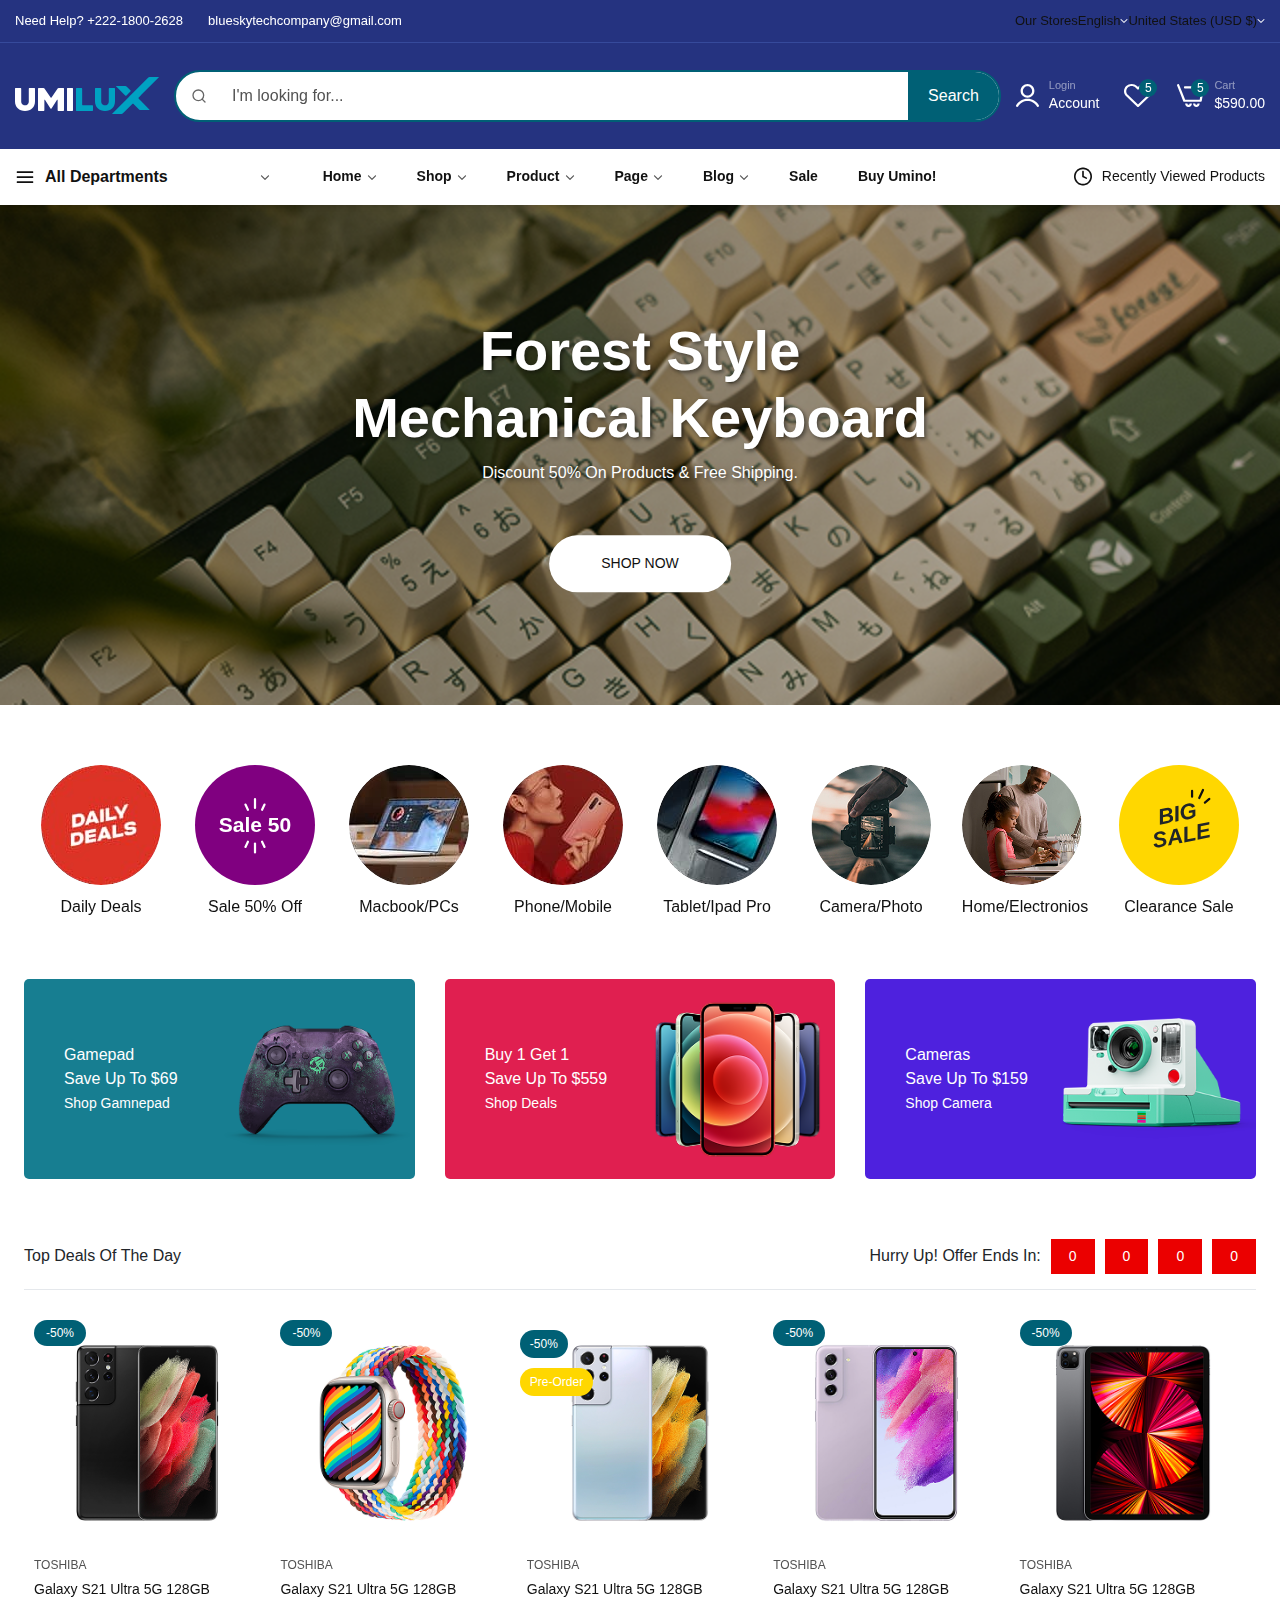
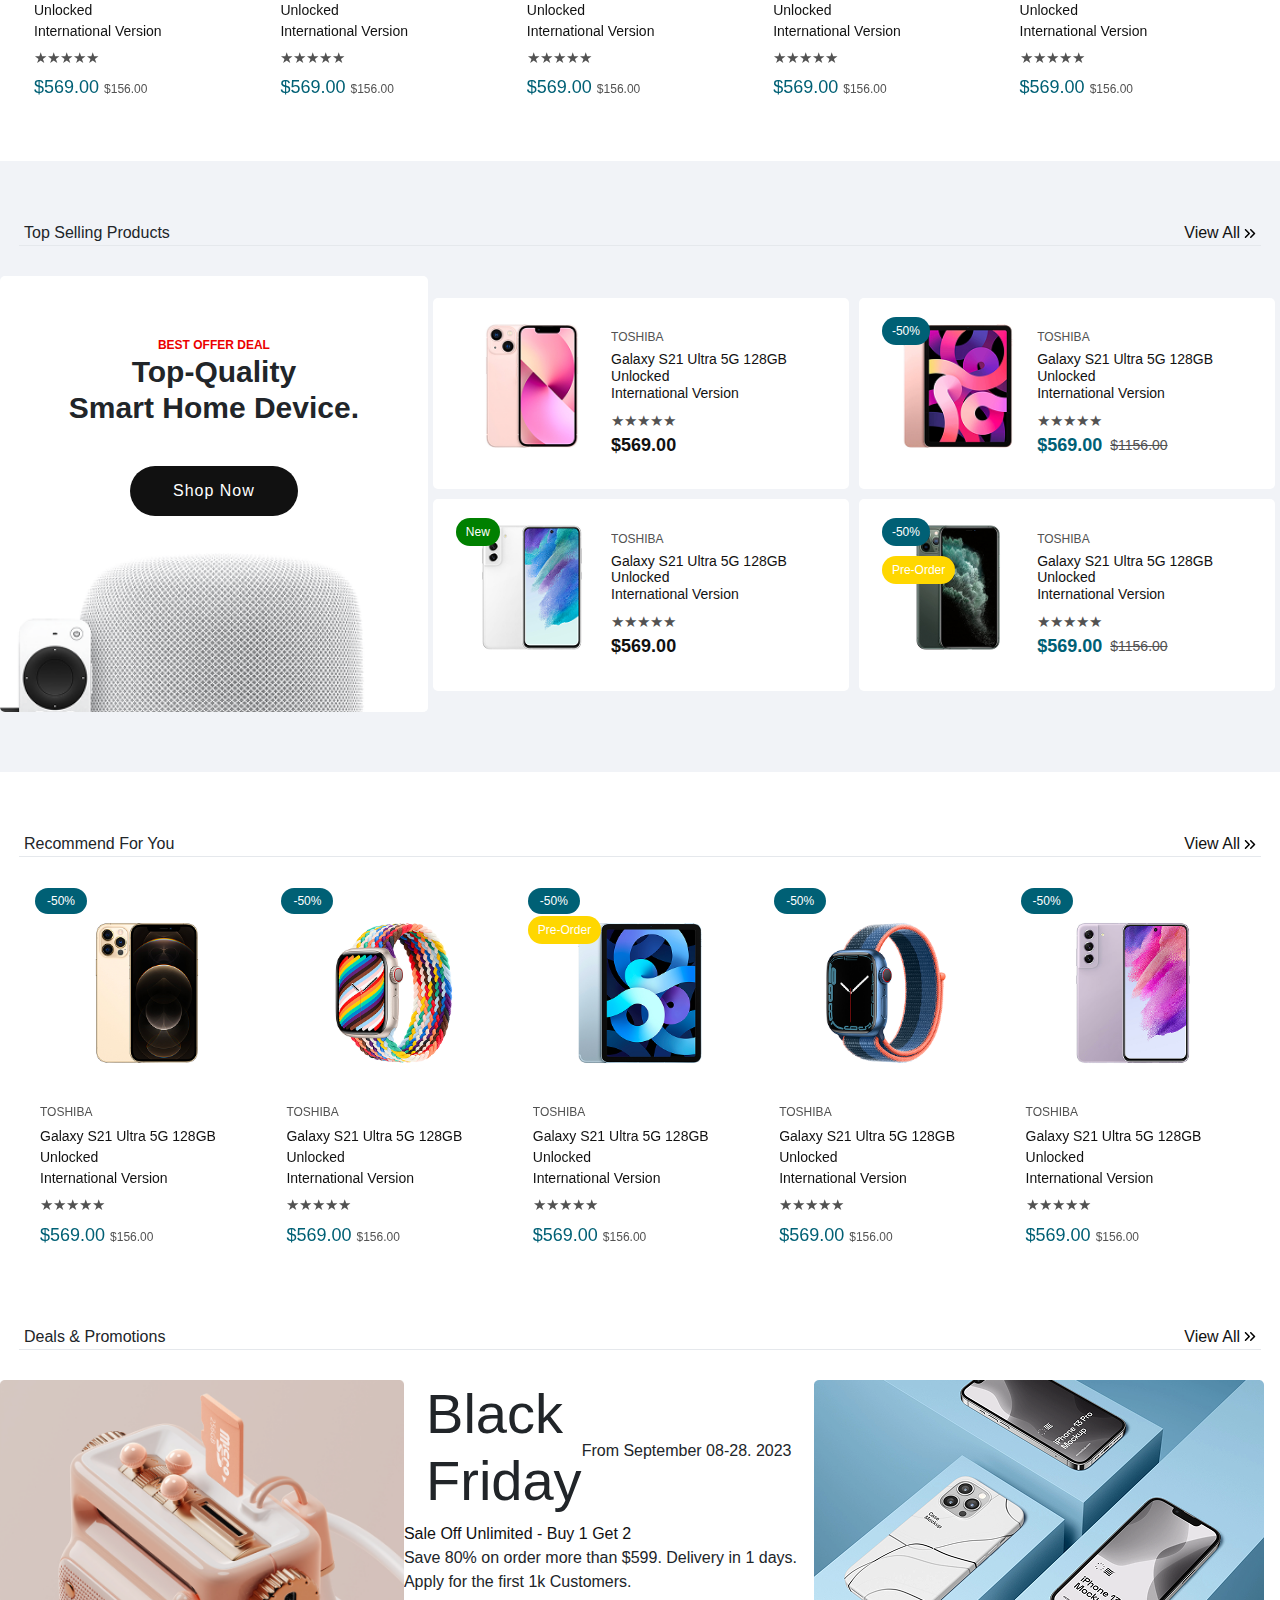
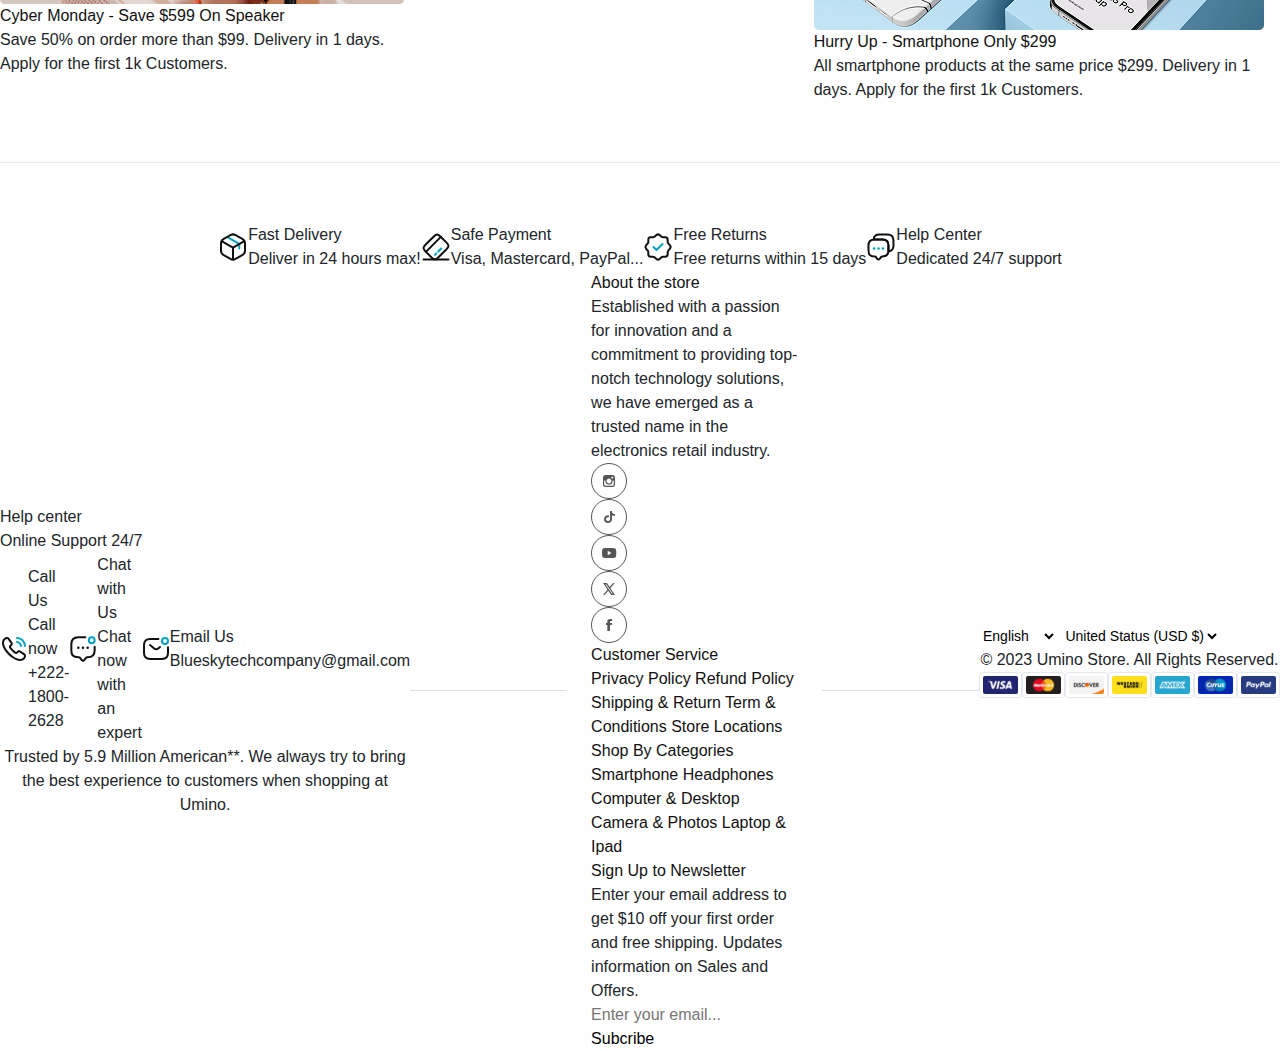
<file: index.html>
<!DOCTYPE html>
<html lang="en">

<head>
    <meta charset="UTF-8">
    <meta name="viewport" content="width=device-width, initial-scale=1.0">
    <meta name="description" content="UmiLux - Your one-stop shop for all your needs.">
    <title>UmiLux</title>
    <!-- preload -->
    <link rel="preload" href="./assets/img/banner.webp" type="image/webp" as="image">
    <!-- CSS -->
    <link rel="stylesheet" href="./assets/css/main.css">
    <link rel="stylesheet" href="./assets/css/style.css">
    <link rel="stylesheet" href="./assets/css/responsive.css">
    <!-- BOOSTRAP -->
    <link rel="stylesheet" href="./assets/css/bootstrap.min.css">
    <!-- JQUERY -->
    <script src="./assets/js/jquery.min.js"></script>
    <!-- OWL Carousel -->
    <link rel="stylesheet" href="./assets/owl-carousel/owl.carousel.min.css">
    <link rel="stylesheet" href="./assets/owl-carousel/owl.theme.default.min.css">
</head>

<body>
    <header id="header-main">
        <div id="header-container" class="flex-center">
            <div class="header-top d-none d-xl-flex">
                <div class="left-header flex-center">
                    <span>Need Help? +222-1800-2628</span>
                    <span>blueskytechcompany@gmail.com</span>
                </div>
                <div class="right-header flex-center">
                    <a href="#" aria-label="our stores">Our Stores</a>
                    <div class="language-option flex-center" onclick="toggleDropdown('language-dropdown')">
                        <a href="#" aria-label="english">English</a>
                        <svg width="8" height="4" viewBox="0 0 8 4" fill="none" xmlns="http://www.w3.org/2000/svg">
                            <path
                                d="M0.648438 0.847656C0.546875 0.753906 0.496094 0.640625 0.496094 0.507812C0.496094 0.367188 0.546875 0.246094 0.648438 0.144531C0.742188 0.0507812 0.859375 0.00390625 1 0.00390625C1.14062 0.00390625 1.25781 0.0507812 1.35156 0.144531L4 2.79297L6.64844 0.144531C6.74219 0.0507812 6.85938 0.00390625 7 0.00390625C7.14062 0.00390625 7.25781 0.0507812 7.35156 0.144531C7.45312 0.246094 7.50391 0.367188 7.50391 0.507812C7.50391 0.640625 7.45312 0.753906 7.35156 0.847656L4.35156 3.84766C4.25781 3.94922 4.14062 4 4 4C3.85938 4 3.74219 3.94922 3.64844 3.84766L0.648438 0.847656Z"
                                fill="white" />
                        </svg>
                        <div class="dropdown" id="language-dropdown">
                            <a href="#" aria-label="language">English</a>
                            <a href="#" aria-label="language">Việt Nam</a>
                        </div>
                    </div>
                    <div class="currency-option flex-center" onclick="toggleDropdown('currency-dropdown')">
                        <a href="#" aria-label="money">United States (USD $)</a>
                        <svg width="8" height="4" viewBox="0 0 8 4" fill="none" xmlns="http://www.w3.org/2000/svg">
                            <path
                                d="M0.648438 0.847656C0.546875 0.753906 0.496094 0.640625 0.496094 0.507812C0.496094 0.367188 0.546875 0.246094 0.648438 0.144531C0.742188 0.0507812 0.859375 0.00390625 1 0.00390625C1.14062 0.00390625 1.25781 0.0507812 1.35156 0.144531L4 2.79297L6.64844 0.144531C6.74219 0.0507812 6.85938 0.00390625 7 0.00390625C7.14062 0.00390625 7.25781 0.0507812 7.35156 0.144531C7.45312 0.246094 7.50391 0.367188 7.50391 0.507812C7.50391 0.640625 7.45312 0.753906 7.35156 0.847656L4.35156 3.84766C4.25781 3.94922 4.14062 4 4 4C3.85938 4 3.74219 3.94922 3.64844 3.84766L0.648438 0.847656Z"
                                fill="white" />
                        </svg>
                        <div class="dropdown" id="currency-dropdown">
                            <a href="#" aria-label="money-contry">United States (USD $)</a>
                            <a href="#" aria-label="money-contry">Việt Nam (VNĐ)</a>
                        </div>
                    </div>
                </div>
            </div>

            <div class="divider"></div>

            <!-- menu mobile -->
            <div class="header-middle">
                <div class="header-middle-nav-mobile d-block d-xl-none">
                    <!-- Nút mở menu -->
                    <button class="btn mobile-menu-btn d-block d-xl-none" onclick="toggleMenu()"
                        aria-label="menu-mobile">
                        <svg width="22" height="14" viewBox="0 0 22 14" fill="currentColor"
                            xmlns="http://www.w3.org/2000/svg">
                            <path
                                d="M2 8H20C20.2812 8 20.5156 7.90625 20.7031 7.71875C20.9062 7.51562 21.0078 7.27344 21.0078 6.99219C21.0078 6.72656 20.9062 6.5 20.7031 6.3125C20.5156 6.10938 20.2812 6.00781 20 6.00781H2C1.71875 6.00781 1.47656 6.10938 1.27344 6.3125C1.08594 6.5 0.992188 6.72656 0.992188 6.99219C0.992188 7.27344 1.08594 7.51562 1.27344 7.71875C1.47656 7.90625 1.71875 8 2 8ZM2 2H20C20.2812 2 20.5156 1.90625 20.7031 1.71875C20.9062 1.51563 21.0078 1.27344 21.0078 0.992188C21.0078 0.726562 20.9062 0.5 20.7031 0.3125C20.5156 0.109375 20.2812 0.0078125 20 0.0078125H2C1.71875 0.0078125 1.47656 0.109375 1.27344 0.3125C1.08594 0.5 0.992188 0.726562 0.992188 0.992188C0.992188 1.27344 1.08594 1.51563 1.27344 1.71875C1.47656 1.90625 1.71875 2 2 2ZM2 14H20C20.2812 14 20.5156 13.9062 20.7031 13.7188C20.9062 13.5156 21.0078 13.2734 21.0078 12.9922C21.0078 12.7266 20.9062 12.5 20.7031 12.3125C20.5156 12.1094 20.2812 12.0078 20 12.0078H2C1.71875 12.0078 1.47656 12.1094 1.27344 12.3125C1.08594 12.5 0.992188 12.7266 0.992188 12.9922C0.992188 13.2734 1.08594 13.5156 1.27344 13.7188C1.47656 13.9062 1.71875 14 2 14Z"
                                fill="#ffffff"></path>
                        </svg>
                    </button>

                    <!-- Menu chính -->
                    <div class="mobile-menu-overlay" id="menuOverlay">
                        <div class="mobile-menu-header">
                            <div class="mobile-menu-title">
                                <span>MENU</span>
                                <span class="mobile-categories-btn" onclick="toggleSubMenu('categories')">All
                                    Departments</span>
                                <div class="mobile-close-btn" onclick="toggleMenu()">
                                    <svg height="20px" width="20px" fill="#ccc" xmlns="http://www.w3.org/2000/svg"
                                        id="Flat" viewBox="0 0 256 256">
                                        <path
                                            d="M202.82861,197.17188a3.99991,3.99991,0,1,1-5.65722,5.65624L128,133.65723,58.82861,202.82812a3.99991,3.99991,0,0,1-5.65722-5.65624L122.343,128,53.17139,58.82812a3.99991,3.99991,0,0,1,5.65722-5.65624L128,122.34277l69.17139-69.17089a3.99991,3.99991,0,0,1,5.65722,5.65624L133.657,128Z" />
                                    </svg>
                                </div>
                            </div>
                        </div>
                        <ul class="mobile-menu-list">
                            <li onclick="toggleSubMenu('home')">Home <span class="mobile-arrow">
                                    <svg width="6" height="11" viewBox="0 0 6 11" fill="none"
                                        xmlns="http://www.w3.org/2000/svg">
                                        <path
                                            d="M1.27754 10.7215C1.13691 10.8738 0.961132 10.95 0.750195 10.95C0.539257 10.95 0.363476 10.8738 0.222851 10.7215C0.070507 10.5809 -0.00566483 10.4109 -0.00566483 10.2117C-0.00566483 10.0008 0.070507 9.81915 0.222851 9.66681L4.19551 5.69415L0.222851 1.7215C0.070507 1.58087 -0.00566483 1.41095 -0.00566483 1.21173C-0.00566483 1.00079 0.070507 0.819153 0.222851 0.666809C0.363476 0.526184 0.539257 0.455872 0.750195 0.455872C0.961132 0.455872 1.13691 0.526184 1.27754 0.666809L5.77754 5.16681C5.92988 5.31915 6.00605 5.50079 6.00605 5.71173C6.00605 5.91095 5.92988 6.08087 5.77754 6.2215L1.27754 10.7215Z"
                                            fill="#111111" />
                                    </svg>
                                </span>
                            </li>

                            <li onclick="toggleSubMenu('shop')">Shop <span class="mobile-arrow">
                                    <svg width="6" height="11" viewBox="0 0 6 11" fill="none"
                                        xmlns="http://www.w3.org/2000/svg">
                                        <path
                                            d="M1.27754 10.7215C1.13691 10.8738 0.961132 10.95 0.750195 10.95C0.539257 10.95 0.363476 10.8738 0.222851 10.7215C0.070507 10.5809 -0.00566483 10.4109 -0.00566483 10.2117C-0.00566483 10.0008 0.070507 9.81915 0.222851 9.66681L4.19551 5.69415L0.222851 1.7215C0.070507 1.58087 -0.00566483 1.41095 -0.00566483 1.21173C-0.00566483 1.00079 0.070507 0.819153 0.222851 0.666809C0.363476 0.526184 0.539257 0.455872 0.750195 0.455872C0.961132 0.455872 1.13691 0.526184 1.27754 0.666809L5.77754 5.16681C5.92988 5.31915 6.00605 5.50079 6.00605 5.71173C6.00605 5.91095 5.92988 6.08087 5.77754 6.2215L1.27754 10.7215Z"
                                            fill="#111111" />
                                    </svg>
                                </span>
                            </li>

                            <li onclick="toggleSubMenu('product')">Product <span class="mobile-arrow">
                                    <svg width="6" height="11" viewBox="0 0 6 11" fill="none"
                                        xmlns="http://www.w3.org/2000/svg">
                                        <path
                                            d="M1.27754 10.7215C1.13691 10.8738 0.961132 10.95 0.750195 10.95C0.539257 10.95 0.363476 10.8738 0.222851 10.7215C0.070507 10.5809 -0.00566483 10.4109 -0.00566483 10.2117C-0.00566483 10.0008 0.070507 9.81915 0.222851 9.66681L4.19551 5.69415L0.222851 1.7215C0.070507 1.58087 -0.00566483 1.41095 -0.00566483 1.21173C-0.00566483 1.00079 0.070507 0.819153 0.222851 0.666809C0.363476 0.526184 0.539257 0.455872 0.750195 0.455872C0.961132 0.455872 1.13691 0.526184 1.27754 0.666809L5.77754 5.16681C5.92988 5.31915 6.00605 5.50079 6.00605 5.71173C6.00605 5.91095 5.92988 6.08087 5.77754 6.2215L1.27754 10.7215Z"
                                            fill="#111111" />
                                    </svg>
                                </span>
                            </li>

                            <li onclick="toggleSubMenu('blog')">Blog <span class="mobile-arrow">
                                    <svg width="6" height="11" viewBox="0 0 6 11" fill="none"
                                        xmlns="http://www.w3.org/2000/svg">
                                        <path
                                            d="M1.27754 10.7215C1.13691 10.8738 0.961132 10.95 0.750195 10.95C0.539257 10.95 0.363476 10.8738 0.222851 10.7215C0.070507 10.5809 -0.00566483 10.4109 -0.00566483 10.2117C-0.00566483 10.0008 0.070507 9.81915 0.222851 9.66681L4.19551 5.69415L0.222851 1.7215C0.070507 1.58087 -0.00566483 1.41095 -0.00566483 1.21173C-0.00566483 1.00079 0.070507 0.819153 0.222851 0.666809C0.363476 0.526184 0.539257 0.455872 0.750195 0.455872C0.961132 0.455872 1.13691 0.526184 1.27754 0.666809L5.77754 5.16681C5.92988 5.31915 6.00605 5.50079 6.00605 5.71173C6.00605 5.91095 5.92988 6.08087 5.77754 6.2215L1.27754 10.7215Z"
                                            fill="#111111" />
                                    </svg>
                                </span>
                            </li>

                            <li onclick="toggleSubMenu('page')">Page <span class="mobile-arrow">
                                    <svg width="6" height="11" viewBox="0 0 6 11" fill="none"
                                        xmlns="http://www.w3.org/2000/svg">
                                        <path
                                            d="M1.27754 10.7215C1.13691 10.8738 0.961132 10.95 0.750195 10.95C0.539257 10.95 0.363476 10.8738 0.222851 10.7215C0.070507 10.5809 -0.00566483 10.4109 -0.00566483 10.2117C-0.00566483 10.0008 0.070507 9.81915 0.222851 9.66681L4.19551 5.69415L0.222851 1.7215C0.070507 1.58087 -0.00566483 1.41095 -0.00566483 1.21173C-0.00566483 1.00079 0.070507 0.819153 0.222851 0.666809C0.363476 0.526184 0.539257 0.455872 0.750195 0.455872C0.961132 0.455872 1.13691 0.526184 1.27754 0.666809L5.77754 5.16681C5.92988 5.31915 6.00605 5.50079 6.00605 5.71173C6.00605 5.91095 5.92988 6.08087 5.77754 6.2215L1.27754 10.7215Z"
                                            fill="#111111" />
                                    </svg>
                                </span>
                            </li>

                            <li>Sale</li>
                            <li>Buy Uminol</li>
                            <li>Recently Viewed</li>
                        </ul>
                    </div>

                    <!-- Menu con (Categories) -->
                    <div class="mobile-sub-menu" id="subMenu-categories">
                        <div class="mobile-sub-menu-header">
                            <span class="mobile-back-btn" onclick="toggleSubMenu('categories')">
                                <svg width="6" height="11" viewBox="0 0 6 11" fill="none"
                                    xmlns="http://www.w3.org/2000/svg">
                                    <path
                                        d="M5.77754 9.66681C5.92988 9.81915 6.00605 10.0008 6.00605 10.2117C6.00605 10.4109 5.92988 10.5809 5.77754 10.7215C5.63691 10.8738 5.46113 10.95 5.25019 10.95C5.03926 10.95 4.86348 10.8738 4.72285 10.7215L0.222851 6.2215C0.070507 6.08087 -0.00566483 5.91095 -0.00566483 5.71173C-0.00566483 5.50079 0.070507 5.31915 0.222851 5.16681L4.72285 0.666809C4.86348 0.526184 5.03926 0.455872 5.25019 0.455872C5.46113 0.455872 5.63691 0.526184 5.77754 0.666809C5.92988 0.819153 6.00605 1.00079 6.00605 1.21173C6.00605 1.41095 5.92988 1.58087 5.77754 1.7215L1.80488 5.69415L5.77754 9.66681Z"
                                        fill="#ffffff" />
                                </svg>
                            </span>
                            <span>CATEGORIES</span>
                            <span class="mobile-close-btn" onclick="closeAll()">
                                <svg height="20px" width="20px" fill="#ccc" xmlns="http://www.w3.org/2000/svg"
                                    class="Flat" viewBox="0 0 256 256">
                                    <path
                                        d="M202.82861,197.17188a3.99991,3.99991,0,1,1-5.65722,5.65624L128,133.65723,58.82861,202.82812a3.99991,3.99991,0,0,1-5.65722-5.65624L122.343,128,53.17139,58.82812a3.99991,3.99991,0,0,1,5.65722-5.65624L128,122.34277l69.17139-69.17089a3.99991,3.99991,0,0,1,5.65722,5.65624L133.657,128Z" />
                                </svg>
                            </span>
                        </div>
                        <ul class="mobile-menu-list">
                            <li>Electronics</li>
                            <li>Fashion</li>
                            <li>Home & Garden</li>
                            <li>Sports</li>
                            <li>Books</li>
                            <li>Beauty</li>
                            <li>Health</li>
                            <li>Toys</li>
                        </ul>
                    </div>

                    <!-- Menu con (Home) -->
                    <div class="mobile-sub-menu" id="subMenu-home">
                        <div class="mobile-sub-menu-header">
                            <span class="mobile-back-btn" onclick="toggleSubMenu('home')">
                                <svg width="6" height="11" viewBox="0 0 6 11" fill="none"
                                    xmlns="http://www.w3.org/2000/svg">
                                    <path
                                        d="M5.77754 9.66681C5.92988 9.81915 6.00605 10.0008 6.00605 10.2117C6.00605 10.4109 5.92988 10.5809 5.77754 10.7215C5.63691 10.8738 5.46113 10.95 5.25019 10.95C5.03926 10.95 4.86348 10.8738 4.72285 10.7215L0.222851 6.2215C0.070507 6.08087 -0.00566483 5.91095 -0.00566483 5.71173C-0.00566483 5.50079 0.070507 5.31915 0.222851 5.16681L4.72285 0.666809C4.86348 0.526184 5.03926 0.455872 5.25019 0.455872C5.46113 0.455872 5.63691 0.526184 5.77754 0.666809C5.92988 0.819153 6.00605 1.00079 6.00605 1.21173C6.00605 1.41095 5.92988 1.58087 5.77754 1.7215L1.80488 5.69415L5.77754 9.66681Z"
                                        fill="#ffffff" />
                                </svg>
                            </span>
                            <span>HOME</span>
                            <span class="mobile-close-btn" onclick="closeAll()">
                                <svg height="20px" width="20px" fill="#ccc" xmlns="http://www.w3.org/2000/svg"
                                    class="Flat" viewBox="0 0 256 256">
                                    <path
                                        d="M202.82861,197.17188a3.99991,3.99991,0,1,1-5.65722,5.65624L128,133.65723,58.82861,202.82812a3.99991,3.99991,0,0,1-5.65722-5.65624L122.343,128,53.17139,58.82812a3.99991,3.99991,0,0,1,5.65722-5.65624L128,122.34277l69.17139-69.17089a3.99991,3.99991,0,0,1,5.65722,5.65624L133.657,128Z" />
                                </svg>
                            </span>
                        </div>
                        <ul class="mobile-menu-list">
                            <li>Welcome</li>
                            <li>Features</li>
                            <li>Testimonials</li>
                            <li>About Us</li>
                        </ul>
                    </div>

                    <!-- Menu con (Shop) -->
                    <div class="mobile-sub-menu" id="subMenu-shop">
                        <div class="mobile-sub-menu-header">
                            <span class="mobile-back-btn" onclick="toggleSubMenu('shop')">
                                <svg width="6" height="11" viewBox="0 0 6 11" fill="none"
                                    xmlns="http://www.w3.org/2000/svg">
                                    <path
                                        d="M5.77754 9.66681C5.92988 9.81915 6.00605 10.0008 6.00605 10.2117C6.00605 10.4109 5.92988 10.5809 5.77754 10.7215C5.63691 10.8738 5.46113 10.95 5.25019 10.95C5.03926 10.95 4.86348 10.8738 4.72285 10.7215L0.222851 6.2215C0.070507 6.08087 -0.00566483 5.91095 -0.00566483 5.71173C-0.00566483 5.50079 0.070507 5.31915 0.222851 5.16681L4.72285 0.666809C4.86348 0.526184 5.03926 0.455872 5.25019 0.455872C5.46113 0.455872 5.63691 0.526184 5.77754 0.666809C5.92988 0.819153 6.00605 1.00079 6.00605 1.21173C6.00605 1.41095 5.92988 1.58087 5.77754 1.7215L1.80488 5.69415L5.77754 9.66681Z"
                                        fill="#ffffff" />
                                </svg>
                            </span>
                            <span>SHOP</span>
                            <span class="mobile-close-btn" onclick="closeAll()">
                                <svg height="20px" width="20px" fill="#ccc" xmlns="http://www.w3.org/2000/svg"
                                    class="Flat" viewBox="0 0 256 256">
                                    <path
                                        d="M202.82861,197.17188a3.99991,3.99991,0,1,1-5.65722,5.65624L128,133.65723,58.82861,202.82812a3.99991,3.99991,0,0,1-5.65722-5.65624L122.343,128,53.17139,58.82812a3.99991,3.99991,0,0,1,5.65722-5.65624L128,122.34277l69.17139-69.17089a3.99991,3.99991,0,0,1,5.65722,5.65624L133.657,128Z" />
                                </svg>
                            </span>
                        </div>
                        <ul class="mobile-menu-list">
                            <li>All Products</li>
                            <li>New Arrivals</li>
                            <li>Best Sellers</li>
                            <li>Deals</li>
                        </ul>
                    </div>

                    <!-- Menu con (Product) -->
                    <div class="mobile-sub-menu" id="subMenu-product">
                        <div class="mobile-sub-menu-header">
                            <span class="mobile-back-btn" onclick="toggleSubMenu('product')">
                                <svg width="6" height="11" viewBox="0 0 6 11" fill="none"
                                    xmlns="http://www.w3.org/2000/svg">
                                    <path
                                        d="M5.77754 9.66681C5.92988 9.81915 6.00605 10.0008 6.00605 10.2117C6.00605 10.4109 5.92988 10.5809 5.77754 10.7215C5.63691 10.8738 5.46113 10.95 5.25019 10.95C5.03926 10.95 4.86348 10.8738 4.72285 10.7215L0.222851 6.2215C0.070507 6.08087 -0.00566483 5.91095 -0.00566483 5.71173C-0.00566483 5.50079 0.070507 5.31915 0.222851 5.16681L4.72285 0.666809C4.86348 0.526184 5.03926 0.455872 5.25019 0.455872C5.46113 0.455872 5.63691 0.526184 5.77754 0.666809C5.92988 0.819153 6.00605 1.00079 6.00605 1.21173C6.00605 1.41095 5.92988 1.58087 5.77754 1.7215L1.80488 5.69415L5.77754 9.66681Z"
                                        fill="#ffffff" />
                                </svg>
                            </span>
                            <span>PRODUCT</span>
                            <span class="mobile-close-btn" onclick="closeAll()">
                                <svg height="20px" width="20px" fill="#ccc" xmlns="http://www.w3.org/2000/svg"
                                    class="Flat" viewBox="0 0 256 256">
                                    <path
                                        d="M202.82861,197.17188a3.99991,3.99991,0,1,1-5.65722,5.65624L128,133.65723,58.82861,202.82812a3.99991,3.99991,0,0,1-5.65722-5.65624L122.343,128,53.17139,58.82812a3.99991,3.99991,0,0,1,5.65722-5.65624L128,122.34277l69.17139-69.17089a3.99991,3.99991,0,0,1,5.65722,5.65624L133.657,128Z" />
                                </svg>
                            </span>
                        </div>
                        <ul class="mobile-menu-list">
                            <li>Product Details</li>
                            <li>Reviews</li>
                            <li>Specifications</li>
                            <li>Related Items</li>
                        </ul>
                    </div>

                    <!-- Menu con (Blog) -->
                    <div class="mobile-sub-menu" id="subMenu-blog">
                        <div class="mobile-sub-menu-header">
                            <span class="back-btn" onclick="toggleSubMenu('blog')">
                                <svg width="6" height="11" viewBox="0 0 6 11" fill="none"
                                    xmlns="http://www.w3.org/2000/svg">
                                    <path
                                        d="M5.77754 9.66681C5.92988 9.81915 6.00605 10.0008 6.00605 10.2117C6.00605 10.4109 5.92988 10.5809 5.77754 10.7215C5.63691 10.8738 5.46113 10.95 5.25019 10.95C5.03926 10.95 4.86348 10.8738 4.72285 10.7215L0.222851 6.2215C0.070507 6.08087 -0.00566483 5.91095 -0.00566483 5.71173C-0.00566483 5.50079 0.070507 5.31915 0.222851 5.16681L4.72285 0.666809C4.86348 0.526184 5.03926 0.455872 5.25019 0.455872C5.46113 0.455872 5.63691 0.526184 5.77754 0.666809C5.92988 0.819153 6.00605 1.00079 6.00605 1.21173C6.00605 1.41095 5.92988 1.58087 5.77754 1.7215L1.80488 5.69415L5.77754 9.66681Z"
                                        fill="#ffffff" />
                                </svg>
                            </span>
                            <span>BLOG</span>
                            <span class="mobile-close-btn" onclick="closeAll()">
                                <svg height="20px" width="20px" fill="#ccc" xmlns="http://www.w3.org/2000/svg"
                                    class="Flat" viewBox="0 0 256 256">
                                    <path
                                        d="M202.82861,197.17188a3.99991,3.99991,0,1,1-5.65722,5.65624L128,133.65723,58.82861,202.82812a3.99991,3.99991,0,0,1-5.65722-5.65624L122.343,128,53.17139,58.82812a3.99991,3.99991,0,0,1,5.65722-5.65624L128,122.34277l69.17139-69.17089a3.99991,3.99991,0,0,1,5.65722,5.65624L133.657,128Z" />
                                </svg>
                            </span>
                        </div>
                        <ul class="mobile-menu-list">
                            <li>Latest Posts</li>
                            <li>Categories</li>
                            <li>Archives</li>
                            <li>Authors</li>
                        </ul>
                    </div>

                    <!-- Menu con (Page) -->
                    <div class="mobile-sub-menu" id="subMenu-page">
                        <div class="mobile-sub-menu-header">
                            <span class="mobile-back-btn" onclick="toggleSubMenu('page')">
                                <svg width="6" height="11" viewBox="0 0 6 11" fill="none"
                                    xmlns="http://www.w3.org/2000/svg">
                                    <path
                                        d="M5.77754 9.66681C5.92988 9.81915 6.00605 10.0008 6.00605 10.2117C6.00605 10.4109 5.92988 10.5809 5.77754 10.7215C5.63691 10.8738 5.46113 10.95 5.25019 10.95C5.03926 10.95 4.86348 10.8738 4.72285 10.7215L0.222851 6.2215C0.070507 6.08087 -0.00566483 5.91095 -0.00566483 5.71173C-0.00566483 5.50079 0.070507 5.31915 0.222851 5.16681L4.72285 0.666809C4.86348 0.526184 5.03926 0.455872 5.25019 0.455872C5.46113 0.455872 5.63691 0.526184 5.77754 0.666809C5.92988 0.819153 6.00605 1.00079 6.00605 1.21173C6.00605 1.41095 5.92988 1.58087 5.77754 1.7215L1.80488 5.69415L5.77754 9.66681Z"
                                        fill="#ffffff" />
                                </svg>
                            </span>
                            <span>PAGE</span>
                            <span class=" mobile-close-btn" onclick="closeAll()">
                                <svg height="20px" width="20px" fill="#ccc" xmlns="http://www.w3.org/2000/svg"
                                    class="Flat" viewBox="0 0 256 256">
                                    <path
                                        d="M202.82861,197.17188a3.99991,3.99991,0,1,1-5.65722,5.65624L128,133.65723,58.82861,202.82812a3.99991,3.99991,0,0,1-5.65722-5.65624L122.343,128,53.17139,58.82812a3.99991,3.99991,0,0,1,5.65722-5.65624L128,122.34277l69.17139-69.17089a3.99991,3.99991,0,0,1,5.65722,5.65624L133.657,128Z" />
                                </svg>
                            </span>
                        </div>
                        <ul class="mobile-menu-list">
                            <li>Contact</li>
                            <li>FAQ</li>
                            <li>Terms of Service</li>
                            <li>Privacy Policy</li>
                        </ul>
                    </div>

                    <!-- Backdrop -->
                    <div class="mobile-backdrop" id="backdrop" onclick="closeAll()"></div>
                </div>

                <div class="header-middle-logo order-2 order-xl-1">
                    <svg width="144" height="37" viewBox="0 0 144 37" fill="none" xmlns="http://www.w3.org/2000/svg">
                        <path
                            d="M111.798 9.72958C111.368 9.34001 110.818 9.11011 110.241 9.07788H100.852L101.498 9.72958L110.204 18.5046C110.375 18.6755 110.606 18.7715 110.846 18.7715C111.087 18.7715 111.318 18.6755 111.488 18.5046L115.359 14.6127C115.528 14.4408 115.623 14.2081 115.623 13.9656C115.623 13.7231 115.528 13.4905 115.359 13.3185L111.798 9.72958Z"
                            fill="#00A2C2" />
                        <path
                            d="M123.719 21.7447C123.55 21.5728 123.454 21.3401 123.454 21.0976C123.454 20.8551 123.55 20.6225 123.719 20.4505L125.012 19.1471L126.296 17.8529L143.363 0.651699C143.718 0.293724 144.009 0 144 0H134.62C134.042 0.0322334 133.493 0.262133 133.063 0.651699L118.574 15.2553L117.281 16.522L115.778 18.0273L114.494 19.3674L113.392 20.4505L112.099 21.7447L110.687 23.1675L109.403 24.4708L97.6375 36.3483L97 37H106.389C106.963 36.9712 107.51 36.7443 107.937 36.3575L117.281 26.94C117.365 26.8539 117.466 26.7856 117.577 26.739C117.688 26.6924 117.807 26.6685 117.927 26.6685C118.048 26.6685 118.167 26.6924 118.278 26.739C118.389 26.7856 118.489 26.8539 118.574 26.94L124.038 32.4473C124.465 32.8368 125.011 33.0669 125.586 33.099H134.074C134.575 33.099 134.693 32.8053 134.338 32.4473L126.014 24.0578L124.73 22.7636L123.719 21.7447Z"
                            fill="#00A2C2" />
                        <path
                            d="M80.001 11.7407C79.9986 11.6419 80.0169 11.5436 80.0548 11.4521C80.0928 11.3607 80.1495 11.278 80.2215 11.2093C80.2904 11.1404 80.373 11.0863 80.464 11.0504C80.555 11.0144 80.6526 10.9973 80.7505 11.0002H85.4591C85.5571 10.9973 85.6546 11.0144 85.7456 11.0504C85.8367 11.0863 85.9192 11.1404 85.9882 11.2093C86.0601 11.278 86.1169 11.3607 86.1548 11.4521C86.1928 11.5436 86.2111 11.6419 86.2086 11.7407V24.2765C86.1849 24.9618 86.3175 25.6436 86.5966 26.2714C86.8245 26.7537 87.159 27.1794 87.5753 27.5172C87.9464 27.8032 88.368 28.0188 88.8186 28.1531C89.596 28.3968 90.4307 28.3968 91.2081 28.1531C91.6552 28.0232 92.0718 27.8071 92.4338 27.5172C92.842 27.1759 93.17 26.7508 93.3949 26.2714C93.6814 25.6457 93.8173 24.9628 93.7917 24.2765V11.7407C93.7892 11.6419 93.8075 11.5436 93.8455 11.4521C93.8834 11.3607 93.9402 11.278 94.0121 11.2093C94.0811 11.1404 94.1636 11.0863 94.2546 11.0504C94.3456 11.0144 94.4432 10.9973 94.5412 11.0002H99.2497C99.4471 10.9984 99.6372 11.0735 99.7788 11.2093C99.8491 11.2792 99.9048 11.3621 99.9426 11.4533C99.9804 11.5445 99.9997 11.6421 99.9992 11.7407V24.2765C100.015 25.6409 99.7763 26.9965 99.2938 28.2751C98.8495 29.4276 98.161 30.4731 97.2746 31.3415C96.3678 32.2039 95.29 32.8713 94.1091 33.3016C92.8011 33.7832 91.4135 34.0196 90.0178 33.9985C88.6191 34.0202 87.2285 33.7839 85.9176 33.3016C84.7367 32.8713 83.6589 32.2039 82.7521 31.3415C81.8659 30.4712 81.1749 29.4265 80.7241 28.2751C80.2272 26.9999 79.9818 25.6427 80.001 24.2765V11.7407Z"
                            fill="#00A2C2" />
                        <path
                            d="M78 28.9726V33.2458C78 33.4553 77.9275 33.6333 77.7824 33.7799C77.6374 33.9266 77.4613 33.9999 77.2541 33.9999H61.7459C61.518 33.9999 61.3315 33.9266 61.1865 33.7799C61.0622 33.6333 61 33.4553 61 33.2458V11.754C61 11.5445 61.0622 11.3665 61.1865 11.2198C61.3315 11.0732 61.518 10.9999 61.7459 10.9999H66.4077C66.6149 10.9999 66.791 11.0732 66.936 11.2198C67.081 11.3665 67.1536 11.5445 67.1536 11.754V27.4644C67.1536 27.6738 67.2157 27.8519 67.34 27.9985C67.4851 28.1452 67.6715 28.2185 67.8995 28.2185H77.2541C77.4613 28.2185 77.6374 28.2918 77.7824 28.4384C77.9275 28.585 78 28.7631 78 28.9726Z"
                            fill="#00A2C2" />
                        <path
                            d="M57.9995 11.7403C58.0031 11.6422 57.9868 11.5443 57.9517 11.4529C57.9166 11.3615 57.8633 11.2784 57.7954 11.209C57.7274 11.1395 57.6461 11.0851 57.5566 11.0492C57.4671 11.0134 57.3713 10.9967 57.2752 11.0004H52.7166C52.6212 10.9979 52.5263 11.0155 52.4379 11.0519C52.3494 11.0883 52.2691 11.1429 52.2021 11.2122C52.135 11.2816 52.0826 11.3642 52.0479 11.455C52.0133 11.5458 51.9973 11.6429 52.0008 11.7403V22.7352V33.2338C51.9962 33.3327 52.0113 33.4316 52.0452 33.5244C52.0791 33.6171 52.1311 33.7019 52.198 33.7735C52.2649 33.8452 52.3454 33.9022 52.4345 33.9411C52.5237 33.98 52.6196 34 52.7166 33.9999H57.2667C57.3631 34.0003 57.4586 33.9813 57.5478 33.944C57.637 33.9066 57.7181 33.8517 57.7865 33.7822C57.8533 33.712 57.9058 33.6288 57.9409 33.5377C57.976 33.4465 57.993 33.3492 57.991 33.2512V22.7352L57.9995 11.7403Z"
                            fill="white" />
                        <path
                            d="M48.9963 11.784V33.2158C48.9677 33.4138 48.8746 33.5972 48.7311 33.7386C48.5876 33.88 48.4014 33.9717 48.2005 33.9999H43.4257C43.2247 33.9717 43.0385 33.88 42.895 33.7386C42.7515 33.5972 42.6585 33.4138 42.6298 33.2158V23.1097C42.6298 22.9355 42.5414 22.7612 42.3646 22.7612C42.2734 22.7596 42.1836 22.7832 42.1055 22.8295C42.0273 22.8757 41.9639 22.9426 41.9225 23.0226L36.5287 31.5605C36.4669 31.6416 36.3868 31.7075 36.2947 31.7529C36.2026 31.7982 36.1011 31.8219 35.9981 31.8219C35.8952 31.8219 35.7936 31.7982 35.7016 31.7529C35.6095 31.7075 35.5294 31.6416 35.4676 31.5605L30.0738 23.0226C30.0324 22.9426 29.969 22.8757 29.8908 22.8295C29.8126 22.7832 29.7229 22.7596 29.6317 22.7612C29.4549 22.7612 29.3664 22.9355 29.3664 23.1097V33.2158C29.3378 33.4138 29.2448 33.5972 29.1013 33.7386C28.9578 33.88 28.7716 33.9717 28.5706 33.9999H23.7958C23.5949 33.9717 23.4087 33.88 23.2652 33.7386C23.1217 33.5972 23.0286 33.4138 23 33.2158V11.784C23.0286 11.586 23.1217 11.4025 23.2652 11.2611C23.4087 11.1198 23.5949 11.0281 23.7958 10.9999H28.2169C28.4596 11.0266 28.6975 11.0852 28.9243 11.1741C29.0379 11.208 29.1434 11.264 29.2345 11.3388C29.3257 11.4136 29.4006 11.5058 29.4549 11.6097L35.6444 20.4961C35.6879 20.5742 35.7518 20.6394 35.8296 20.6849C35.9074 20.7303 35.9961 20.7543 36.0866 20.7543C36.177 20.7543 36.2657 20.7303 36.3435 20.6849C36.4213 20.6394 36.4853 20.5742 36.5287 20.4961L42.6564 11.6097C42.7106 11.5058 42.7855 11.4136 42.8767 11.3388C42.9678 11.264 43.0733 11.208 43.1869 11.1741C43.4104 11.0754 43.6499 11.0164 43.8943 10.9999H48.3154C48.4171 11.0062 48.5165 11.0326 48.6076 11.0775C48.6988 11.1224 48.7798 11.1849 48.846 11.2612C48.9615 11.4104 49.0152 11.5973 48.9963 11.784Z"
                            fill="white" />
                        <path
                            d="M0.00104912 11.7407C-0.00142384 11.6419 0.0168909 11.5436 0.0548351 11.4521C0.0927794 11.3607 0.149527 11.278 0.221488 11.2093C0.290428 11.1404 0.372978 11.0863 0.463996 11.0504C0.555015 11.0144 0.652554 10.9973 0.75054 11.0002H5.4591C5.55709 10.9973 5.65463 11.0144 5.74565 11.0504C5.83667 11.0863 5.91922 11.1404 5.98816 11.2093C6.06012 11.278 6.11686 11.3607 6.15481 11.4521C6.19275 11.5436 6.21107 11.6419 6.2086 11.7407V24.2765C6.18492 24.9618 6.31751 25.6436 6.59657 26.2714C6.82454 26.7537 7.15898 27.1794 7.57531 27.5172C7.94641 27.8032 8.36795 28.0188 8.81859 28.1531C9.596 28.3968 10.4307 28.3968 11.2081 28.1531C11.6552 28.0232 12.0718 27.8071 12.4338 27.5172C12.842 27.1759 13.17 26.7508 13.3949 26.2714C13.6814 25.6457 13.8173 24.9628 13.7917 24.2765V11.7407C13.7892 11.6419 13.8075 11.5436 13.8455 11.4521C13.8834 11.3607 13.9402 11.278 14.0121 11.2093C14.0811 11.1404 14.1636 11.0863 14.2546 11.0504C14.3456 11.0144 14.4432 10.9973 14.5412 11.0002H19.2497C19.4471 10.9984 19.6372 11.0735 19.7788 11.2093C19.8491 11.2792 19.9048 11.3621 19.9426 11.4533C19.9804 11.5445 19.9997 11.6421 19.9992 11.7407V24.2765C20.0155 25.6409 19.7763 26.9965 19.2938 28.2751C18.8495 29.4276 18.161 30.4731 17.2746 31.3415C16.3678 32.2039 15.29 32.8713 14.1091 33.3016C12.8011 33.7832 11.4135 34.0196 10.0178 33.9985C8.61907 34.0202 7.22854 33.7839 5.91762 33.3016C4.73671 32.8713 3.65888 32.2039 2.75212 31.3415C1.86585 30.4712 1.17487 29.4265 0.724087 28.2751C0.227235 26.9999 -0.0181859 25.6427 0.00104912 24.2765V11.7407Z"
                            fill="white" />
                    </svg>
                </div>

                <div class="header-middle-search-container d-none d-xl-block order-xl-2">
                    <div class="header-middle-search-wrapper">
                        <span class="header-middle-search-icon flex-center">
                            <svg width="16" height="16" viewBox="0 0 24 24" fill="none" stroke="#666" stroke-width="2"
                                stroke-linecap="round" stroke-linejoin="round">
                                <circle cx="11" cy="11" r="8"></circle>
                                <line x1="21" y1="21" x2="16.65" y2="16.65"></line>
                            </svg>
                        </span>
                        <input type="text" class="header-middle-search-input" placeholder="I'm looking for...">
                        <button class="header-middle-search-button">Search</button>
                    </div>
                </div>

                <div class="header-middle-icon order-3 flex-center">
                    <div class="header-middle-row-icon d-none d-xl-flex flex-center">
                        <div class="header-middle-icon flex-center">
                            <svg width="23" height="23" viewBox="0 0 23 23" fill="none"
                                xmlns="http://www.w3.org/2000/svg">
                                <path
                                    d="M22.8548 21.3334C21.6915 19.3656 20.0317 17.7341 18.0398 16.6006C16.0478 15.467 13.7928 14.8708 11.4979 14.8708C9.20304 14.8708 6.94798 15.467 4.95601 16.6006C2.96405 17.7341 1.30427 19.3656 0.141025 21.3334C-0.00138538 21.5886 -0.0376415 21.8892 0.0400248 22.1707C0.0766559 22.314 0.143667 22.448 0.236568 22.5635C0.329469 22.679 0.446115 22.7735 0.578691 22.8405C0.74972 22.9369 0.943214 22.987 1.1398 22.9856C1.33475 22.9938 1.52817 22.9481 1.69855 22.8535C1.86893 22.7589 2.0096 22.6191 2.10491 22.4498C3.06783 20.8199 4.44211 19.4685 6.09163 18.5296C7.74115 17.5906 9.60864 17.0967 11.5091 17.0967C13.4096 17.0967 15.2771 17.5906 16.9266 18.5296C18.5761 19.4685 19.9504 20.8199 20.9133 22.4498C21.0632 22.7032 21.3076 22.8876 21.5934 22.9628C21.8792 23.0381 22.1832 22.9981 22.4396 22.8516C22.5672 22.7839 22.6791 22.6903 22.768 22.5769C22.8569 22.4634 22.9209 22.3326 22.9558 22.193C22.9973 22.0502 23.0098 21.9007 22.9924 21.7531C22.9751 21.6055 22.9283 21.4628 22.8548 21.3334Z"
                                    fill="white" />
                                <path
                                    d="M11.5 13.8C13.3083 13.8003 15.0444 13.0842 16.3348 11.8057C17.6253 10.5272 18.3668 8.78854 18.4 6.96384C18.4 5.11691 17.673 3.34563 16.379 2.03966C15.085 0.733688 13.33 0 11.5 0C9.66998 0 7.91494 0.733688 6.62094 2.03966C5.32694 3.34563 4.59998 5.11691 4.59998 6.96384C4.63313 8.78854 5.3747 10.5272 6.66512 11.8057C7.95555 13.0842 9.69169 13.8003 11.5 13.8ZM6.89998 6.96384C6.89998 5.73255 7.38462 4.5517 8.24728 3.68105C9.10995 2.8104 10.28 2.32128 11.5 2.32128C12.72 2.32128 13.89 2.8104 14.7527 3.68105C15.6153 4.5517 16.1 5.73255 16.1 6.96384C16.1 8.19512 15.6153 9.37597 14.7527 10.2466C13.89 11.1173 12.72 11.6064 11.5 11.6064C10.28 11.6064 9.10995 11.1173 8.24728 10.2466C7.38462 9.37597 6.89998 8.19512 6.89998 6.96384Z"
                                    fill="white" />
                            </svg>
                        </div>

                        <div class="header-middle-text">
                            <p>Login</p>
                            <p>Account</p>
                        </div>
                    </div>

                    <div class="header-middle-whishlist header-middle-icon d-none d-xl-flex flex-center">
                        <svg width="28" height="23" viewBox="0 0 28 23" fill="none" xmlns="http://www.w3.org/2000/svg">
                            <path
                                d="M25.7442 2.10275C24.2909 0.752316 22.3676 0 20.3687 0C18.3697 0 16.4465 0.752316 14.9931 2.10275L14 3.0345L13.0069 2.10275C11.5572 0.743159 9.62821 -0.0103607 7.62554 0.000636744C5.62664 -0.00860296 3.7019 0.744876 2.25576 2.10275C1.54386 2.75756 0.976298 3.54931 0.588263 4.42889C0.200228 5.30847 0 6.25712 0 7.216C0 8.17488 0.200228 9.12353 0.588263 10.0031C0.976298 10.8827 1.54386 11.6744 2.25576 12.3293L13.2147 22.6921C13.3222 22.7846 13.4428 22.8612 13.5727 22.9194C13.8471 23.0269 14.1529 23.0269 14.4273 22.9194C14.5572 22.8612 14.6778 22.7846 14.7853 22.6921L25.7442 12.3293C26.4561 11.6744 27.0237 10.8827 27.4117 10.0031C27.7998 9.12353 28 8.17488 28 7.216C28 6.25712 27.7998 5.30847 27.4117 4.42889C27.0237 3.54931 26.4561 2.75756 25.7442 2.10275ZM25.7442 7.19327C25.7475 7.86547 25.6121 8.53132 25.3461 9.15048C25.0801 9.76963 24.6891 10.3292 24.1968 10.7953L14 20.4536L3.81473 10.7953C3.31485 10.3331 2.91647 9.77502 2.64415 9.15553C2.37183 8.53604 2.23134 7.86823 2.23134 7.19327C2.23134 6.51832 2.37183 5.85051 2.64415 5.23102C2.91647 4.61153 3.31485 4.05348 3.81473 3.59127C4.84037 2.62701 6.20703 2.09319 7.62554 2.10275C9.05112 2.09206 10.4254 2.62562 11.4595 3.59127L13.2147 5.2616C13.3222 5.3541 13.4428 5.43066 13.5727 5.48886C13.8471 5.59638 14.1529 5.59638 14.4273 5.48886C14.5572 5.43066 14.6778 5.3541 14.7853 5.2616L16.5521 3.59127C17.5777 2.62701 18.9444 2.09319 20.3629 2.10275C21.7885 2.09206 23.1628 2.62562 24.1968 3.59127C24.6933 4.0554 25.0886 4.6141 25.3586 5.23335C25.6286 5.8526 25.7676 6.51944 25.7673 7.19327H25.7442Z"
                                fill="white" />
                        </svg>

                        <div class="qty flex-center">5</div>
                    </div>

                    <div class="header-middle-cart-icon flex-center">
                        <div class="header-middle-row-icon header-middle-icon flex-center">
                            <svg width="27" height="23" viewBox="0 0 27 23" fill="none"
                                xmlns="http://www.w3.org/2000/svg">
                                <path
                                    d="M19.3593 20.7193C19.064 20.7193 18.7807 20.6017 18.5719 20.3925C18.3631 20.1832 18.2458 19.8995 18.2458 19.6036H16.0187C16.0187 20.4913 16.3706 21.3426 16.9971 21.9703C17.6236 22.598 18.4733 22.9506 19.3593 22.9506C20.2453 22.9506 21.095 22.598 21.7215 21.9703C22.348 21.3426 22.7 20.4913 22.7 19.6036H20.4729C20.4729 19.8995 20.3555 20.1832 20.1467 20.3925C19.9379 20.6017 19.6546 20.7193 19.3593 20.7193Z"
                                    fill="white" />
                                <path
                                    d="M11.5234 20.7193C11.2281 20.7193 10.9449 20.6017 10.736 20.3925C10.5272 20.1832 10.4099 19.8995 10.4099 19.6036H8.17236C8.17236 20.0437 8.2589 20.4796 8.42702 20.8863C8.59515 21.293 8.84158 21.6625 9.15224 21.9738C9.4629 22.285 9.83171 22.5319 10.2376 22.7004C10.6435 22.8688 11.0785 22.9555 11.5179 22.9555C11.9572 22.9555 12.3922 22.8688 12.7981 22.7004C13.204 22.5319 13.5728 22.285 13.8835 21.9738C14.1942 21.6625 14.4406 21.293 14.6087 20.8863C14.7768 20.4796 14.8634 20.0437 14.8634 19.6036H12.6363C12.6363 19.8993 12.5191 20.183 12.3104 20.3922C12.1017 20.6014 11.8187 20.7191 11.5234 20.7193Z"
                                    fill="white" />
                                <path
                                    d="M26.0504 2.26013C25.9897 2.24977 25.9282 2.24464 25.8666 2.24479H8.04992C7.75459 2.24479 7.47135 2.36233 7.26252 2.57157C7.05369 2.7808 6.93637 3.06458 6.93637 3.36048C6.93637 3.65638 7.05369 3.94016 7.26252 4.14939C7.47135 4.35863 7.75459 4.47617 8.04992 4.47617H24.552L24.2576 6.24594L22.6965 15.6331H8.17032L4.38427 6.24594L2.12586 0.69537C2.00643 0.434253 1.79109 0.229345 1.52466 0.123301C1.25824 0.017257 0.961258 0.0182482 0.695545 0.126068C0.429832 0.233888 0.215858 0.440229 0.0981665 0.702138C-0.0195254 0.964047 -0.0318673 1.26134 0.0637099 1.53214L3.66951 10.397L6.13045 16.9322C6.31209 17.4824 6.68722 17.8645 7.22868 17.8645H23.6396C23.9032 17.8646 24.1584 17.771 24.3597 17.6002C24.5609 17.4295 24.6951 17.1928 24.7385 16.9322L26.516 6.24594L26.9656 3.54387C27.0141 3.25205 26.9449 2.95287 26.7733 2.71213C26.6017 2.47139 26.3416 2.30881 26.0504 2.26013Z"
                                    fill="white" />
                            </svg>

                            <div class="qty flex-center">5</div>
                        </div>

                        <div class="header-middle-text d-none d-xl-block">
                            <p>Cart</p>
                            <p>$590.00</p>
                        </div>
                    </div>
                </div>
            </div>

            <div class="header-middle-search-mobile d-block d-xl-none">
                <div class="header-middle-search-wrapper">
                    <span class="header-middle-search-icon flex-center">
                        <svg width="16" height="16" viewBox="0 0 24 24" fill="none" stroke="#666" stroke-width="2"
                            stroke-linecap="round" stroke-linejoin="round">
                            <circle cx="11" cy="11" r="8"></circle>
                            <line x1="21" y1="21" x2="16.65" y2="16.65"></line>
                        </svg>
                    </span>
                    <input type="text" class="header-middle-search-input w-100" placeholder="I'm looking for...">
                    <button class="header-middle-search-button">Search</button>
                </div>
            </div>
        </div>

        <div class="w-100 bg-white">
            <div class="header-bottom d-none d-xl-flex">
                <div class="header-bottom-nav-left flex-center">
                    <div class="header-bottom-categories-wrapper flex-center" id="categoryToggle">
                        <div class="header-bottom-categories flex-center" aria-expanded="false" role="button"
                            data-bs-toggle="submenu" data-bs-target="#submenu">
                            <svg width="20" height="21" viewBox="0 0 20 21" fill="none"
                                xmlns="http://www.w3.org/2000/svg">
                                <path
                                    d="M2.5 12H17.5C17.7344 12 17.9297 11.9219 18.0859 11.7656C18.2552 11.5964 18.3398 11.3945 18.3398 11.1602C18.3398 10.9388 18.2552 10.75 18.0859 10.5938C17.9297 10.4245 17.7344 10.3398 17.5 10.3398H2.5C2.26562 10.3398 2.0638 10.4245 1.89453 10.5938C1.73828 10.75 1.66016 10.9388 1.66016 11.1602C1.66016 11.3945 1.73828 11.5964 1.89453 11.7656C2.0638 11.9219 2.26562 12 2.5 12ZM2.5 7H17.5C17.7344 7 17.9297 6.92188 18.0859 6.76562C18.2552 6.59635 18.3398 6.39453 18.3398 6.16016C18.3398 5.9388 18.2552 5.75 18.0859 5.59375C17.9297 5.42448 17.7344 5.33984 17.5 5.33984H2.5C2.26562 5.33984 2.0638 5.42448 1.89453 5.59375C1.73828 5.75 1.66016 5.9388 1.66016 6.16016C1.66016 6.39453 1.73828 6.59635 1.89453 6.76562C2.0638 6.92188 2.26562 7 2.5 7ZM2.5 17H17.5C17.7344 17 17.9297 16.9219 18.0859 16.7656C18.2552 16.5964 18.3398 16.3945 18.3398 16.1602C18.3398 15.9388 18.2552 15.75 18.0859 15.5938C17.9297 15.4245 17.7344 15.3398 17.5 15.3398H2.5C2.26562 15.3398 2.0638 15.4245 1.89453 15.5938C1.73828 15.75 1.66016 15.9388 1.66016 16.1602C1.66016 16.3945 1.73828 16.5964 1.89453 16.7656C2.0638 16.9219 2.26562 17 2.5 17Z"
                                    fill="#111111" />
                            </svg>
                            <p>All Departments</p>
                        </div>
                        <div class="dropdown-icon-categories dropdown-icon">
                            <svg width="14" height="15" viewBox="0 0 14 15" fill="none"
                                xmlns="http://www.w3.org/2000/svg">
                                <path
                                    d="M3.08984 6.32227C2.97135 6.21289 2.91211 6.08073 2.91211 5.92578C2.91211 5.76172 2.97135 5.62044 3.08984 5.50195C3.19922 5.39258 3.33594 5.33789 3.5 5.33789C3.66406 5.33789 3.80078 5.39258 3.91016 5.50195L7 8.5918L10.0898 5.50195C10.1992 5.39258 10.3359 5.33789 10.5 5.33789C10.6641 5.33789 10.8008 5.39258 10.9102 5.50195C11.0286 5.62044 11.0879 5.76172 11.0879 5.92578C11.0879 6.08073 11.0286 6.21289 10.9102 6.32227L7.41016 9.82227C7.30078 9.94076 7.16406 10 7 10C6.83594 10 6.69922 9.94076 6.58984 9.82227L3.08984 6.32227Z"
                                    fill="#555555" />
                            </svg>
                        </div>
                        <div class="header-bottom-submenu-categories" id="submenu-categories">
                            <ul>
                                <li><a href="#" aria-label="menu-categories">Electronics</a></li>
                                <li><a href="#" aria-label="menu-categories">Fashion</a></li>
                                <li><a href="#" aria-label="menu-categories">Home & Garden</a></li>
                                <li><a href="#" aria-label="menu-categories">Sports</a></li>
                                <li><a href="#" aria-label="menu-categories">Books</a></li>
                            </ul>
                        </div>
                    </div>

                    <div class="header-bottom-overlay-categories" id="overlay"></div>

                    <nav class="header-bottom-navbar">
                        <ul class="header-bottom-menu">
                            <li class="header-bottom-menu-item flex-center">
                                <a href="#" aria-label="home">Home <span class="dropdown-icon">
                                        <svg width="10" height="5" viewBox="0 0 10 5" fill="none"
                                            xmlns="http://www.w3.org/2000/svg">
                                            <path
                                                d="M1.08984 1.32227C0.971354 1.21289 0.912109 1.08073 0.912109 0.925781C0.912109 0.761719 0.971354 0.620443 1.08984 0.501953C1.19922 0.392578 1.33594 0.337891 1.5 0.337891C1.66406 0.337891 1.80078 0.392578 1.91016 0.501953L5 3.5918L8.08984 0.501953C8.19922 0.392578 8.33594 0.337891 8.5 0.337891C8.66406 0.337891 8.80078 0.392578 8.91016 0.501953C9.02865 0.620443 9.08789 0.761719 9.08789 0.925781C9.08789 1.08073 9.02865 1.21289 8.91016 1.32227L5.41016 4.82227C5.30078 4.94076 5.16406 5 5 5C4.83594 5 4.69922 4.94076 4.58984 4.82227L1.08984 1.32227Z"
                                                fill="#555555" />
                                        </svg>
                                    </span></a>
                                <ul class="header-bottom-submenu">
                                    <li><a href="#" aria-label="submenu">Submenu 1</a></li>
                                    <li><a href="#" aria-label="submenu">Submenu 2</a></li>
                                    <li><a href="#" aria-label="submenu">Submenu 3</a></li>
                                </ul>
                            </li>
                            <li class="header-bottom-menu-item flex-center">
                                <a href="#" aria-label="shop">Shop <span class="dropdown-icon">
                                        <svg width="10" height="5" viewBox="0 0 10 5" fill="none"
                                            xmlns="http://www.w3.org/2000/svg">
                                            <path
                                                d="M1.08984 1.32227C0.971354 1.21289 0.912109 1.08073 0.912109 0.925781C0.912109 0.761719 0.971354 0.620443 1.08984 0.501953C1.19922 0.392578 1.33594 0.337891 1.5 0.337891C1.66406 0.337891 1.80078 0.392578 1.91016 0.501953L5 3.5918L8.08984 0.501953C8.19922 0.392578 8.33594 0.337891 8.5 0.337891C8.66406 0.337891 8.80078 0.392578 8.91016 0.501953C9.02865 0.620443 9.08789 0.761719 9.08789 0.925781C9.08789 1.08073 9.02865 1.21289 8.91016 1.32227L5.41016 4.82227C5.30078 4.94076 5.16406 5 5 5C4.83594 5 4.69922 4.94076 4.58984 4.82227L1.08984 1.32227Z"
                                                fill="#555555" />
                                        </svg>
                                    </span></a>
                                <ul class="header-bottom-submenu">
                                    <li><a href="#" aria-label="submenu-shop">Product 1</a></li>
                                    <li><a href="#" aria-label="submenu-shop">Product 2</a></li>
                                    <li><a href="#" aria-label="submenu-shop">Product 3</a></li>
                                </ul>
                            </li>
                            <li class="header-bottom-menu-item flex-center">
                                <a href="#" aria-label="products">Product <span class="dropdown-icon">
                                        <svg width="10" height="5" viewBox="0 0 10 5" fill="none"
                                            xmlns="http://www.w3.org/2000/svg">
                                            <path
                                                d="M1.08984 1.32227C0.971354 1.21289 0.912109 1.08073 0.912109 0.925781C0.912109 0.761719 0.971354 0.620443 1.08984 0.501953C1.19922 0.392578 1.33594 0.337891 1.5 0.337891C1.66406 0.337891 1.80078 0.392578 1.91016 0.501953L5 3.5918L8.08984 0.501953C8.19922 0.392578 8.33594 0.337891 8.5 0.337891C8.66406 0.337891 8.80078 0.392578 8.91016 0.501953C9.02865 0.620443 9.08789 0.761719 9.08789 0.925781C9.08789 1.08073 9.02865 1.21289 8.91016 1.32227L5.41016 4.82227C5.30078 4.94076 5.16406 5 5 5C4.83594 5 4.69922 4.94076 4.58984 4.82227L1.08984 1.32227Z"
                                                fill="#555555" />
                                        </svg>
                                    </span></a>
                                <ul class="header-bottom-submenu">
                                    <li><a href="#" aria-label="submenu-product">Service 1</a></li>
                                    <li><a href="#" aria-label="submenu-product">Service 2</a></li>
                                    <li><a href="#" aria-label="submenu-product">Service 3</a></li>
                                </ul>
                            </li>
                            <li class="header-bottom-menu-item flex-center">
                                <a href="#" aria-label="page">Page <span class="dropdown-icon">
                                        <svg width="10" height="5" viewBox="0 0 10 5" fill="none"
                                            xmlns="http://www.w3.org/2000/svg">
                                            <path
                                                d="M1.08984 1.32227C0.971354 1.21289 0.912109 1.08073 0.912109 0.925781C0.912109 0.761719 0.971354 0.620443 1.08984 0.501953C1.19922 0.392578 1.33594 0.337891 1.5 0.337891C1.66406 0.337891 1.80078 0.392578 1.91016 0.501953L5 3.5918L8.08984 0.501953C8.19922 0.392578 8.33594 0.337891 8.5 0.337891C8.66406 0.337891 8.80078 0.392578 8.91016 0.501953C9.02865 0.620443 9.08789 0.761719 9.08789 0.925781C9.08789 1.08073 9.02865 1.21289 8.91016 1.32227L5.41016 4.82227C5.30078 4.94076 5.16406 5 5 5C4.83594 5 4.69922 4.94076 4.58984 4.82227L1.08984 1.32227Z"
                                                fill="#555555" />
                                        </svg>
                                    </span></a>
                                <ul class="header-bottom-submenu">
                                    <li><a href="#" aria-label="submenu-page">Contact Info</a></li>
                                    <li><a href="#" aria-label="submenu-page">Support</a></li>
                                    <li><a href="#" aria-label="submenu-page">Feedback</a></li>
                                </ul>
                            </li>

                            <li class="header-bottom-menu-item flex-center">
                                <a href="#" aria-label="blog">Blog <span class="dropdown-icon">
                                        <svg width="10" height="5" viewBox="0 0 10 5" fill="none"
                                            xmlns="http://www.w3.org/2000/svg">
                                            <path
                                                d="M1.08984 1.32227C0.971354 1.21289 0.912109 1.08073 0.912109 0.925781C0.912109 0.761719 0.971354 0.620443 1.08984 0.501953C1.19922 0.392578 1.33594 0.337891 1.5 0.337891C1.66406 0.337891 1.80078 0.392578 1.91016 0.501953L5 3.5918L8.08984 0.501953C8.19922 0.392578 8.33594 0.337891 8.5 0.337891C8.66406 0.337891 8.80078 0.392578 8.91016 0.501953C9.02865 0.620443 9.08789 0.761719 9.08789 0.925781C9.08789 1.08073 9.02865 1.21289 8.91016 1.32227L5.41016 4.82227C5.30078 4.94076 5.16406 5 5 5C4.83594 5 4.69922 4.94076 4.58984 4.82227L1.08984 1.32227Z"
                                                fill="#555555" />
                                        </svg>
                                    </span></a>
                                <ul class="header-bottom-submenu">
                                    <li><a href="#" aria-label="submenu-blog">Contact Info</a></li>
                                    <li><a href="#" aria-label="submenu-blog">Support</a></li>
                                    <li><a href="#" aria-label="submenu-blog">Feedback</a></li>
                                </ul>
                            </li>

                            <li class="header-bottom-menu-item flex-center"><a href="#" aria-label="sale">Sale</a></li>
                            <li class="header-bottom-menu-item flex-center"><a href="#" aria-label="buy">Buy Umino!</a>
                            </li>
                        </ul>
                    </nav>
                </div>

                <div class="header-bottom-nav-right flex-center">
                    <svg width="18" height="19" viewBox="0 0 18 19" fill="none" xmlns="http://www.w3.org/2000/svg">
                        <path
                            d="M18 9.49042C18 8.877 17.9424 8.27636 17.8273 7.6885C17.6994 7.10064 17.5203 6.53834 17.29 6.0016C17.0725 5.46486 16.7974 4.95367 16.4648 4.46805C16.145 3.98243 15.7804 3.53514 15.371 3.1262C14.9616 2.73003 14.5139 2.36581 14.0277 2.03355C13.5544 1.71406 13.049 1.4393 12.5117 1.20927C11.9744 0.979233 11.4115 0.806709 10.823 0.691693C10.2345 0.563898 9.62687 0.5 9 0.5C8.37313 0.5 7.76546 0.563898 7.17697 0.691693C6.58849 0.806709 6.02559 0.979233 5.48827 1.20927C4.95096 1.4393 4.44563 1.71406 3.97228 2.03355C3.48614 2.36581 3.03838 2.73003 2.629 3.1262C2.21962 3.53514 1.85501 3.98243 1.53518 4.46805C1.20256 4.95367 0.921109 5.46486 0.690832 6.0016C0.473348 6.53834 0.30064 7.10064 0.172708 7.6885C0.0575693 8.27636 0 8.877 0 9.49042C0 10.1166 0.0575693 10.7236 0.172708 11.3115C0.30064 11.8994 0.473348 12.4617 0.690832 12.9984C0.921109 13.5351 1.20256 14.0463 1.53518 14.5319C1.85501 15.0048 2.21962 15.4457 2.629 15.8546C3.03838 16.2636 3.48614 16.6278 3.97228 16.9473C4.44563 17.2796 4.95096 17.5607 5.48827 17.7907C6.02559 18.0208 6.58849 18.1933 7.17697 18.3083C7.76546 18.4361 8.37313 18.5 9 18.5C9.62687 18.5 10.2345 18.4361 10.823 18.3083C11.4115 18.1933 11.9744 18.0208 12.5117 17.7907C13.049 17.5607 13.5544 17.2796 14.0277 16.9473C14.5139 16.6278 14.9616 16.2636 15.371 15.8546C15.7804 15.4457 16.145 15.0048 16.4648 14.5319C16.7974 14.0463 17.0725 13.5351 17.29 12.9984C17.5203 12.4617 17.6994 11.8994 17.8273 11.3115C17.9424 10.7236 18 10.1166 18 9.49042ZM16.3689 9.49042C16.3689 10.5128 16.177 11.4712 15.7932 12.3658C15.4094 13.2604 14.8849 14.0399 14.2196 14.7045C13.5416 15.369 12.7548 15.893 11.8593 16.2764C10.9765 16.6597 10.0235 16.8514 9 16.8514C7.97655 16.8514 7.01706 16.6597 6.12154 16.2764C5.23881 15.893 4.45842 15.369 3.78038 14.7045C3.11514 14.0399 2.59062 13.2604 2.20682 12.3658C1.82303 11.4712 1.63113 10.5128 1.63113 9.49042C1.63113 8.48083 1.82303 7.52875 2.20682 6.63419C2.59062 5.73962 3.11514 4.96006 3.78038 4.29553C4.45842 3.63099 5.23881 3.10703 6.12154 2.72364C7.01706 2.32748 7.97655 2.12939 9 2.12939C10.0235 2.12939 10.9765 2.32748 11.8593 2.72364C12.7548 3.10703 13.5416 3.63099 14.2196 4.29553C14.8849 4.96006 15.4094 5.73962 15.7932 6.63419C16.177 7.52875 16.3689 8.48083 16.3689 9.49042ZM8.17484 4.58307V9.49042C8.17484 9.65655 8.21322 9.80351 8.28998 9.93131C8.37953 10.0591 8.49467 10.155 8.63539 10.2189L11.9168 11.8674C12.1087 11.9696 12.3134 11.9888 12.5309 11.9249C12.7484 11.8482 12.9083 11.7077 13.0107 11.5032C13.113 11.2987 13.1258 11.0879 13.049 10.8706C12.9851 10.6534 12.8507 10.4936 12.6461 10.3914L9.82516 8.99201V4.58307C9.82516 4.36581 9.742 4.18051 9.57569 4.02716C9.42217 3.86102 9.23028 3.77796 9 3.77796C8.76972 3.77796 8.57143 3.86102 8.40512 4.02716C8.2516 4.18051 8.17484 4.36581 8.17484 4.58307Z"
                            fill="#111111" />
                    </svg>
                    <a href="#" class="header-bottom-recently" aria-label="view">
                        Recently Viewed Products
                    </a>
                </div>
            </div>
        </div>
    </header>

    <main>
        <section id="banner" class="">
            <div class="banner-inner">
                <div class="banner-item active">
                    <picture>
                        <img src="./assets/img/banner.webp" alt="Keyboard" width="1920" height="500" loading="eager" width="576" height="400">
                    </picture>
                    <div class="banner-text">
                        <h1>Forest Style <br> Mechanical Keyboard</h1>
                        <p>Discount 50% On Products & Free Shipping.</p>
                        <button class="shop-now">Shop Now</button>
                    </div>
                </div>
                <div class="banner-item">
                    <picture>
                        <img src="./assets/img/banner.webp" alt="Keyboard" width="1920" height="500" loading="eager" width="576" height="400">
                    </picture>
                    <div class="banner-text">
                        <h1>Forest Style <br> Mechanical Keyboard</h1>
                        <p>Discount 50% On Products & Free Shipping.</p>
                        <button class="shop-now">Shop Now</button>
                    </div>
                </div>
                <div class="banner-item">
                    <picture>
                        <img src="./assets/img/banner.webp" alt="Keyboard" width="1920" height="500" loading="eager" width="576" height="400">
                    </picture>
                    <div class="banner-text">
                        <h1>Forest Style <br> Mechanical Keyboard</h1>
                        <p>Discount 50% On Products & Free Shipping.</p>
                        <button class="shop-now">Shop Now</button>
                    </div>
                </div>
            </div>
            <div class="banner-buttons">
                <button class="banner-btn prev" aria-label="Previous Slide">
                    <svg width="6" height="11" viewBox="0 0 6 11" fill="none" xmlns="http://www.w3.org/2000/svg">
                        <path
                            d="M5.77754 9.66681C5.92988 9.81915 6.00605 10.0008 6.00605 10.2117C6.00605 10.4109 5.92988 10.5809 5.77754 10.7215C5.63691 10.8738 5.46113 10.95 5.25019 10.95C5.03926 10.95 4.86348 10.8738 4.72285 10.7215L0.222851 6.2215C0.070507 6.08087 -0.00566483 5.91095 -0.00566483 5.71173C-0.00566483 5.50079 0.070507 5.31915 0.222851 5.16681L4.72285 0.666809C4.86348 0.526184 5.03926 0.455872 5.25019 0.455872C5.46113 0.455872 5.63691 0.526184 5.77754 0.666809C5.92988 0.819153 6.00605 1.00079 6.00605 1.21173C6.00605 1.41095 5.92988 1.58087 5.77754 1.7215L1.80488 5.69415L5.77754 9.66681Z"
                            fill="#111111" />
                    </svg>
                </button>
                <button class="banner-btn next" aria-label="Next Slide">
                    <svg width="6" height="11" viewBox="0 0 6 11" fill="none" xmlns="http://www.w3.org/2000/svg">
                        <path
                            d="M1.27754 10.7215C1.13691 10.8738 0.961132 10.95 0.750195 10.95C0.539257 10.95 0.363476 10.8738 0.222851 10.7215C0.070507 10.5809 -0.00566483 10.4109 -0.00566483 10.2117C-0.00566483 10.0008 0.070507 9.81915 0.222851 9.66681L4.19551 5.69415L0.222851 1.7215C0.070507 1.58087 -0.00566483 1.41095 -0.00566483 1.21173C-0.00566483 1.00079 0.070507 0.819153 0.222851 0.666809C0.363476 0.526184 0.539257 0.455872 0.750195 0.455872C0.961132 0.455872 1.13691 0.526184 1.27754 0.666809L5.77754 5.16681C5.92988 5.31915 6.00605 5.50079 6.00605 5.71173C6.00605 5.91095 5.92988 6.08087 5.77754 6.2215L1.27754 10.7215Z"
                            fill="#111111" />
                    </svg>
                </button>
            </div>
            <div class="banner-dots flex-center">
                <span class="dot active"></span>
                <span class="dot"></span>
                <span class="dot"></span>
            </div>
        </section>

        <div class="slider-container section-fadein" id="sliderContainer">
            <div class="slider owl-carousel carousel-sale" id="slider">
                <div class="product items">
                    <a href="#" aria-label="slider-categories">
                        <div class="circle-category">
                            <img src="./assets/img/slider/dailyDeals.png"
                                alt="daily-deals" width="120" height="120" loading="lazy" decoding="async" sizes="(max-width: 600px) 100vw, 50vw">
                        </div>
                        <p>Daily Deals</p>
                    </a>
                </div>

                <div class="product items">
                    <a href="#" aria-label="slider-categories">
                        <div class="circle-category circle-sale-50">
                            <div class="circle-text">
                                <span class="circle-icon">
                                    <svg width="22" height="14" viewBox="0 0 22 14" fill="none"
                                        xmlns="http://www.w3.org/2000/svg">
                                        <rect x="9.88861" width="2.22222" height="11.1111" rx="1.11111" fill="white" />
                                        <rect x="-6.10352e-05" y="6" width="2.22222" height="8" rx="1.11111"
                                            transform="rotate(-25 -6.10352e-05 6)" fill="white" />
                                        <rect width="2.22222" height="8" rx="1.11111"
                                            transform="matrix(-0.906308 -0.422618 -0.422618 0.906308 21.9999 6)"
                                            fill="white" />
                                    </svg>
                                </span>

                                <p class="circle-sale-50">Sale 50</p>

                                <span class="circle-icon">
                                    <svg width="22" height="14" viewBox="0 0 22 14" fill="none"
                                        xmlns="http://www.w3.org/2000/svg">
                                        <rect width="2.22222" height="11.1111" rx="1.11111"
                                            transform="matrix(1 0 0 -1 9.88861 13.5009)" fill="white" />
                                        <rect width="2.22222" height="8" rx="1.11111"
                                            transform="matrix(0.906308 0.422618 0.422618 -0.906308 -6.10352e-05 7.50092)"
                                            fill="white" />
                                        <rect x="21.9999" y="7.50092" width="2.22222" height="8" rx="1.11111"
                                            transform="rotate(155 21.9999 7.50092)" fill="white" />
                                    </svg>
                                </span>
                            </div>
                        </div>
                        <p>Sale 50% Off</p>
                    </a>
                </div>

                <div class="product items">
                    <a href="#" aria-label="slider-categories">
                        <div class="circle-category">
                            <img width="120" height="120" src="./assets/img/slider/MacPC.png" alt="Mac" loading="lazy"
                                decoding="async" sizes="(max-width: 600px) 100vw, 50vw">
                        </div>
                        <p>Macbook/PCs</p>
                    </a>
                </div>

                <div class="product items">
                    <a href="#" aria-label="slider-categories">
                        <div class="circle-category circle-phone">
                            <img src="./assets/img/slider/phone.png" alt="phone" loading="lazy" decoding="async"
                                width="120" height="120" sizes="(max-width: 600px) 100vw, 50vw">
                        </div>
                        <p>Phone/Mobile</p>
                    </a>
                </div>

                <div class="product items">
                    <a href="#" aria-label="slider-categories">
                        <div class="circle-category">
                            <img width="120" height="120" src="./assets/img/slider/tablet.png" alt="tablet"
                                loading="lazy" decoding="async" sizes="(max-width: 600px) 100vw, 50vw">
                        </div>
                        <p>Tablet/Ipad Pro</p>
                    </a>
                </div>

                <div class="product items">
                    <a href="#" aria-label="slider-categories">
                        <div class="circle-category">
                            <img width="120" height="120" src="./assets/img/slider/camera.webp"
                                alt="camera" loading="lazy" decoding="async" sizes="(max-width: 600px) 100vw, 50vw">
                        </div>
                        <p>Camera/Photo</p>
                    </a>
                </div>

                <div class="product items">
                    <a href="#" aria-label="slider-categories">
                        <div class="circle-category">
                            <img src="./assets/img/slider/Home.webp" alt="electronics" loading="lazy" decoding="async"
                                width="120" height="120" sizes="(max-width: 600px) 100vw, 50vw">
                        </div>
                        <p>Home/Electronios</p>
                    </a>
                </div>

                <div class="product items">
                    <div class="">
                        <div class="circle-category circle-clearance">
                            <div class="circle-text-last">
                                <p>Big<br>Sale</p>
                                <span class="big-sale">
                                    <svg width="26" height="25" viewBox="0 0 26 25" fill="none"
                                        xmlns="http://www.w3.org/2000/svg">
                                        <rect x="15.9994" y="6.61438" width="2.22222" height="11.1111" rx="1.11111"
                                            transform="rotate(36.0451 15.9994 6.61438)" fill="#111111" />
                                        <rect x="4.47339" y="5.64697" width="2.22222" height="8" rx="1.11111"
                                            transform="rotate(11.0451 4.47339 5.64697)" fill="#111111" />
                                        <rect width="2.22222" height="8" rx="1.11111"
                                            transform="matrix(-0.484121 -0.875001 -0.875001 0.484121 22.2616 18.5923)"
                                            fill="#111111" />
                                    </svg>
                                </span>
                            </div>
                        </div>
                        <a href="#" aria-label="slider-categories">Clearance Sale</a>
                    </div>
                </div>
            </div>
        </div>

        <div id="section-categories" class="flex-column align-items-center d-flex flex-lg-row section-fadein">
            <div class="section-categories-console section-categories-shop section-fadein">
                <div class="section-categories-text">
                    <p>Gamepad <br> Save Up To $69</p>
                    <button class="section-categories-buy">Shop Gamnepad</button>
                </div>

                <div class="section-categories-img">
                    <img src="./assets/img/categories/console.webp" alt="console" loading="lazy" decoding="async">
                </div>
            </div>

            <div class="section-categories-phone section-categories-shop section-fadein">
                <div class="section-categories-text">
                    <p>Buy 1 Get 1 <br> Save Up To $559</p>
                    <button class="section-categories-buy">Shop Deals</button>
                </div>

                <div class="section-categories-img">
                    <img src="./assets/img/categories/phone.webp" alt="Phone" loading="lazy" decoding="async">
                </div>
            </div>

            <div class="section-categories-camera section-categories-shop section-fadein">
                <div class="section-categories-text">
                    <p>Cameras<br> Save Up To $159</p>
                    <button class="section-categories-buy">Shop Camera</button>
                </div>

                <div class="section-categories-img">
                    <img src="./assets/img/categories/camera.webp" alt="Camera" loading="lazy" decoding="async">
                </div>
            </div>
        </div>

        <div id="section-deals-day" class="section-fadein">
            <div class="section-header flex-column flex-lg-row align-items-start align-items-lg-center section-fadein">
                <div class="section-left">
                    <p class="section-title">Top Deals Of The Day</p>
                </div>

                <div class="section-right flex-center">
                    <p>Hurry up! Offer ends in:</p>
                    <div class="section-deals-timer flex-center">
                        <div class="timer flex-center days" id="days">0</div>
                        <div class="timer flex-center hours" id="hours">0</div>
                        <div class="timer flex-center minutes" id="minutes">0</div>
                        <div class="timer flex-center seconds" id="seconds">0</div>
                    </div>
                </div>
            </div>

            <div class="divider" style="background-color: #E5E8EC; margin: 15px 0 30px 0;"></div>

            <div class="slider-container-deals">
                <div class="section-bottom-products owl-carousel carousel-deals" id="section-slider-card">
                    <div class="section-bottom-card items">
                        <div class="section-discount">-50%</div>
                        <div class="section-img">
                            <img src="./assets/img/products_deals/deals-1.jpg" alt="galaxy s21 ultra" loading="lazy"
                                decoding="async">
                            <div class="section-icon">
                                <div class="icon-position flex-center heart">
                                    <svg width="14" height="14" viewBox="0 0 15 13" fill="none"
                                        xmlns="http://www.w3.org/2000/svg">
                                        <path
                                            d="M12.2441 2.76562C11.9889 2.51042 11.6973 2.31901 11.3691 2.19141C11.0501 2.0638 10.722 2 10.3848 2C10.0475 2 9.7194 2.0638 9.40039 2.19141C9.08138 2.31901 8.78971 2.51042 8.52539 2.76562L7.91016 3.38086C7.80078 3.49935 7.66406 3.55859 7.5 3.55859C7.33594 3.55859 7.19922 3.49935 7.08984 3.38086L6.47461 2.76562C6.21029 2.51042 5.91862 2.31901 5.59961 2.19141C5.2806 2.0638 4.95247 2 4.61523 2C4.27799 2 3.94531 2.0638 3.61719 2.19141C3.29818 2.31901 3.01107 2.51042 2.75586 2.76562C2.50065 3.02083 2.30924 3.3125 2.18164 3.64062C2.05404 3.95964 1.99023 4.28776 1.99023 4.625C1.99023 4.96224 2.05404 5.29492 2.18164 5.62305C2.30924 5.94206 2.50065 6.22917 2.75586 6.48438L7.5 11.2285L12.2441 6.48438C12.4993 6.22917 12.6908 5.94206 12.8184 5.62305C12.946 5.29492 13.0098 4.96224 13.0098 4.625C13.0098 4.28776 12.946 3.95964 12.8184 3.64062C12.6908 3.3125 12.4993 3.02083 12.2441 2.76562ZM13.0645 1.94531C13.4382 2.31901 13.7161 2.73828 13.8984 3.20312C14.0898 3.66797 14.1855 4.14193 14.1855 4.625C14.1855 5.10807 14.0898 5.58659 13.8984 6.06055C13.7161 6.52539 13.4382 6.9401 13.0645 7.30469L7.91016 12.459C7.80078 12.5775 7.66406 12.6367 7.5 12.6367C7.33594 12.6367 7.19922 12.5775 7.08984 12.459L1.93555 7.30469C1.56185 6.9401 1.2793 6.52539 1.08789 6.06055C0.905599 5.58659 0.814453 5.10807 0.814453 4.625C0.814453 4.14193 0.905599 3.66797 1.08789 3.20312C1.2793 2.72917 1.56185 2.3099 1.93555 1.94531C2.30013 1.57161 2.71484 1.29362 3.17969 1.11133C3.65365 0.929036 4.13216 0.837891 4.61523 0.837891C5.09831 0.837891 5.57227 0.929036 6.03711 1.11133C6.50195 1.29362 6.92122 1.57161 7.29492 1.94531L7.5 2.15039L7.70508 1.94531C8.07878 1.57161 8.49805 1.29362 8.96289 1.11133C9.42773 0.929036 9.90169 0.837891 10.3848 0.837891C10.8678 0.837891 11.3418 0.929036 11.8066 1.11133C12.2806 1.29362 12.6999 1.57161 13.0645 1.94531Z"
                                            fill="#111111" />
                                    </svg>
                                </div>

                                <div class="icon-position flex-center compare">
                                    <svg width="14" height="14" viewBox="0 0 13 14" fill="none"
                                        xmlns="http://www.w3.org/2000/svg">
                                        <path
                                            d="M6.5 1.48047L1.97461 3.75L6.5 6.01953L11.0254 3.75L6.5 1.48047ZM6.24023 0.318359V0.304688C6.32227 0.268229 6.40885 0.25 6.5 0.25C6.59115 0.25 6.67773 0.268229 6.75977 0.304688L12.5977 3.23047C12.6523 3.25781 12.7025 3.29427 12.748 3.33984C12.7936 3.3763 12.8301 3.42643 12.8574 3.49023C12.9303 3.63607 12.9395 3.78646 12.8848 3.94141C12.8392 4.08724 12.7435 4.19661 12.5977 4.26953L6.75977 7.18164C6.67773 7.22721 6.59115 7.25 6.5 7.25C6.40885 7.25 6.32227 7.22721 6.24023 7.18164L0.402344 4.26953C0.347656 4.24219 0.297526 4.21029 0.251953 4.17383C0.20638 4.12826 0.169922 4.07357 0.142578 4.00977C0.0696615 3.86393 0.0559896 3.7181 0.101562 3.57227C0.15625 3.41732 0.25651 3.30339 0.402344 3.23047L6.24023 0.318359ZM0.402344 10.1074C0.25651 10.0345 0.15625 9.92057 0.101562 9.76562C0.0559896 9.61068 0.0696615 9.46484 0.142578 9.32812C0.215495 9.18229 0.329427 9.08659 0.484375 9.04102C0.639323 8.98633 0.785156 8.99544 0.921875 9.06836L6.5 11.8438L12.0781 9.05469C12.2148 8.99089 12.3607 8.98633 12.5156 9.04102C12.6706 9.08659 12.7845 9.18229 12.8574 9.32812C12.9303 9.46484 12.9395 9.61068 12.8848 9.76562C12.8392 9.92057 12.7435 10.0345 12.5977 10.1074L6.75977 13.0195C6.67773 13.056 6.59115 13.0742 6.5 13.0742C6.40885 13.0833 6.32227 13.0651 6.24023 13.0195L0.402344 10.1074ZM0.402344 7.18164V7.19531C0.25651 7.1224 0.15625 7.00846 0.101562 6.85352C0.0559896 6.69857 0.0696615 6.54818 0.142578 6.40234C0.215495 6.25651 0.329427 6.16081 0.484375 6.11523C0.639323 6.06055 0.785156 6.06966 0.921875 6.14258L6.5 8.93164L12.0781 6.14258C12.2148 6.06966 12.3607 6.06055 12.5156 6.11523C12.6706 6.16081 12.7845 6.25651 12.8574 6.40234C12.9303 6.54818 12.9395 6.69857 12.8848 6.85352C12.8392 7.00846 12.7435 7.11784 12.5977 7.18164L6.75977 10.1074C6.67773 10.1439 6.59115 10.1621 6.5 10.1621C6.40885 10.1621 6.32227 10.1439 6.24023 10.1074L0.402344 7.18164Z"
                                            fill="#111111" />
                                    </svg>
                                </div>

                                <div class="icon-position flex-center quick-view">
                                    <svg width="14" height="14" viewBox="0 0 15 11" fill="none"
                                        xmlns="http://www.w3.org/2000/svg">
                                        <path
                                            d="M0.568359 5.40234C0.568359 5.40234 0.623047 5.30208 0.732422 5.10156C0.841797 4.89193 1.0013 4.63672 1.21094 4.33594C1.34766 4.14453 1.49805 3.93945 1.66211 3.7207C1.83529 3.49284 2.02669 3.26497 2.23633 3.03711C2.50065 2.75456 2.79232 2.47201 3.11133 2.18945C3.43945 1.9069 3.79492 1.64714 4.17773 1.41016C4.64258 1.11849 5.15299 0.88151 5.70898 0.699219C6.26497 0.507812 6.86198 0.412109 7.5 0.412109C8.13802 0.412109 8.73503 0.507812 9.29102 0.699219C9.84701 0.88151 10.3574 1.11849 10.8223 1.41016C11.2051 1.64714 11.556 1.9069 11.875 2.18945C12.2031 2.47201 12.4993 2.75456 12.7637 3.03711C12.9733 3.26497 13.1602 3.49284 13.3242 3.7207C13.4974 3.93945 13.6523 4.14453 13.7891 4.33594C13.9987 4.63672 14.1582 4.89193 14.2676 5.10156C14.377 5.30208 14.4316 5.40234 14.4316 5.40234C14.4772 5.49349 14.5 5.58464 14.5 5.67578C14.5 5.76693 14.4772 5.84896 14.4316 5.92188C14.4316 5.92188 14.377 6.02669 14.2676 6.23633C14.1582 6.43685 13.9987 6.69206 13.7891 7.00195C13.6523 7.19336 13.4974 7.40299 13.3242 7.63086C13.1602 7.84961 12.9733 8.07292 12.7637 8.30078C12.4993 8.58333 12.2031 8.86589 11.875 9.14844C11.556 9.43099 11.2051 9.69076 10.8223 9.92773C10.3574 10.2194 9.84701 10.4564 9.29102 10.6387C8.73503 10.821 8.13802 10.9121 7.5 10.9121C6.86198 10.9121 6.26497 10.821 5.70898 10.6387C5.15299 10.4564 4.64258 10.2194 4.17773 9.92773C3.79492 9.69076 3.43945 9.43099 3.11133 9.14844C2.79232 8.86589 2.50065 8.58333 2.23633 8.30078C2.02669 8.07292 1.83529 7.84961 1.66211 7.63086C1.49805 7.40299 1.34766 7.19336 1.21094 7.00195C1.0013 6.69206 0.841797 6.43685 0.732422 6.23633C0.623047 6.02669 0.568359 5.92188 0.568359 5.92188C0.522786 5.83984 0.5 5.75326 0.5 5.66211C0.5 5.57096 0.522786 5.48438 0.568359 5.40234ZM1.74414 5.66211C1.79883 5.74414 1.85807 5.8444 1.92188 5.96289C1.99479 6.07227 2.08138 6.19987 2.18164 6.3457C2.30013 6.51888 2.43685 6.70573 2.5918 6.90625C2.74674 7.10677 2.91536 7.30729 3.09766 7.50781C3.33464 7.76302 3.5944 8.01367 3.87695 8.25977C4.15951 8.50586 4.46484 8.73372 4.79297 8.94336C5.1849 9.18034 5.60417 9.3763 6.05078 9.53125C6.50651 9.67708 6.98958 9.75 7.5 9.75C8.01042 9.75 8.48893 9.67708 8.93555 9.53125C9.39128 9.3763 9.8151 9.18034 10.207 8.94336C10.5352 8.73372 10.8405 8.50586 11.123 8.25977C11.4056 8.01367 11.6654 7.76302 11.9023 7.50781C12.0846 7.30729 12.2533 7.10677 12.4082 6.90625C12.5632 6.70573 12.6999 6.51888 12.8184 6.3457C12.9186 6.19987 13.0007 6.07227 13.0645 5.96289C13.1374 5.8444 13.2012 5.74414 13.2559 5.66211C13.2012 5.58008 13.1374 5.48438 13.0645 5.375C13.0007 5.25651 12.9186 5.12891 12.8184 4.99219C12.6999 4.81901 12.5632 4.63216 12.4082 4.43164C12.2533 4.23112 12.0846 4.0306 11.9023 3.83008C11.6654 3.56576 11.4056 3.31055 11.123 3.06445C10.8405 2.81836 10.5352 2.59505 10.207 2.39453C9.8151 2.14844 9.39128 1.95247 8.93555 1.80664C8.48893 1.66081 8.01042 1.58789 7.5 1.58789C6.98958 1.58789 6.50651 1.66081 6.05078 1.80664C5.60417 1.95247 5.1849 2.14844 4.79297 2.39453C4.46484 2.59505 4.15951 2.81836 3.87695 3.06445C3.5944 3.31055 3.33464 3.56576 3.09766 3.83008C2.91536 4.0306 2.74674 4.23112 2.5918 4.43164C2.43685 4.63216 2.30013 4.81901 2.18164 4.99219C2.08138 5.12891 1.99479 5.25651 1.92188 5.375C1.85807 5.48438 1.79883 5.58008 1.74414 5.66211ZM9.83789 5.66211C9.83789 5.99023 9.77409 6.29557 9.64648 6.57812C9.52799 6.86068 9.36393 7.10677 9.1543 7.31641C8.94466 7.52604 8.69401 7.69466 8.40234 7.82227C8.11979 7.94076 7.81901 8 7.5 8C7.18099 8 6.87565 7.94076 6.58398 7.82227C6.30143 7.69466 6.05534 7.52604 5.8457 7.31641C5.63607 7.10677 5.46745 6.86068 5.33984 6.57812C5.22135 6.29557 5.16211 5.99023 5.16211 5.66211C5.16211 5.3431 5.22135 5.04232 5.33984 4.75977C5.46745 4.47721 5.63607 4.23112 5.8457 4.02148C6.05534 3.81185 6.30143 3.64779 6.58398 3.5293C6.87565 3.40169 7.18099 3.33789 7.5 3.33789C7.81901 3.33789 8.11979 3.40169 8.40234 3.5293C8.69401 3.64779 8.94466 3.81185 9.1543 4.02148C9.36393 4.23112 9.52799 4.47721 9.64648 4.75977C9.77409 5.04232 9.83789 5.3431 9.83789 5.66211ZM8.66211 5.66211C8.66211 5.50716 8.63021 5.36133 8.56641 5.22461C8.51172 5.07878 8.42969 4.95117 8.32031 4.8418C8.22005 4.73242 8.09701 4.65039 7.95117 4.5957C7.81445 4.5319 7.66406 4.5 7.5 4.5C7.33594 4.5 7.18099 4.5319 7.03516 4.5957C6.89844 4.65039 6.77995 4.73242 6.67969 4.8418C6.57031 4.95117 6.48372 5.07878 6.41992 5.22461C6.36523 5.36133 6.33789 5.50716 6.33789 5.66211C6.33789 5.82617 6.36523 5.98112 6.41992 6.12695C6.48372 6.26367 6.57031 6.38672 6.67969 6.49609C6.77995 6.59635 6.89844 6.67839 7.03516 6.74219C7.18099 6.80599 7.33594 6.83789 7.5 6.83789C7.66406 6.83789 7.81445 6.80599 7.95117 6.74219C8.09701 6.67839 8.22005 6.59635 8.32031 6.49609C8.42969 6.38672 8.51172 6.26367 8.56641 6.12695C8.63021 5.98112 8.66211 5.82617 8.66211 5.66211Z"
                                            fill="#111111" />
                                    </svg>
                                </div>

                                <div class="icon-position flex-center cart">
                                    <svg width="14" height="14" viewBox="0 0 15 13" fill="none"
                                        xmlns="http://www.w3.org/2000/svg">
                                        <path
                                            d="M10.5452 11.3287C10.392 11.3287 10.245 11.2672 10.1367 11.1576C10.0283 11.048 9.96744 10.8994 9.96744 10.7444H8.81183C8.81183 11.2093 8.99446 11.6552 9.31954 11.984C9.64462 12.3128 10.0855 12.4975 10.5452 12.4975C11.005 12.4975 11.4459 12.3128 11.771 11.984C12.096 11.6552 12.2787 11.2093 12.2787 10.7444H11.1231C11.1231 10.8994 11.0622 11.048 10.9538 11.1576C10.8455 11.2672 10.6985 11.3287 10.5452 11.3287Z"
                                            fill="#111111" />
                                        <path
                                            d="M6.47919 11.3287C6.32595 11.3287 6.17898 11.2672 6.07062 11.1576C5.96226 11.048 5.90139 10.8994 5.90139 10.7444H4.74036C4.74036 10.9749 4.78526 11.2032 4.8725 11.4162C4.95974 11.6292 5.08761 11.8228 5.2488 11.9858C5.41 12.1488 5.60137 12.2782 5.81199 12.3664C6.0226 12.4546 6.24834 12.5 6.47631 12.5C6.70427 12.5 6.93001 12.4546 7.14062 12.3664C7.35124 12.2782 7.54261 12.1488 7.70381 11.9858C7.865 11.8228 7.99287 11.6292 8.08011 11.4162C8.16735 11.2032 8.21225 10.9749 8.21225 10.7444H7.05664C7.05664 10.8993 6.99581 11.0479 6.88753 11.1575C6.77925 11.267 6.63238 11.3286 6.47919 11.3287Z"
                                            fill="#111111" />
                                        <path
                                            d="M14.0173 1.66048C13.9858 1.65506 13.9539 1.65237 13.9219 1.65244H4.67702C4.52377 1.65244 4.37681 1.71401 4.26845 1.8236C4.16009 1.93319 4.09921 2.08182 4.09921 2.23681C4.09921 2.39179 4.16009 2.54042 4.26845 2.65001C4.37681 2.7596 4.52377 2.82117 4.67702 2.82117H13.2398L13.087 3.74811L12.277 8.66477H4.73949L2.77495 3.74811L1.60308 0.840914C1.54111 0.70415 1.42937 0.596826 1.29113 0.541284C1.15289 0.485742 0.998786 0.486261 0.860911 0.542733C0.723035 0.599206 0.612007 0.70728 0.550938 0.844458C0.489868 0.981637 0.483464 1.13735 0.533058 1.27918L2.40407 5.9223L3.68102 9.34519C3.77528 9.63335 3.96993 9.83349 4.25088 9.83349H12.7663C12.9031 9.83356 13.0355 9.78452 13.14 9.6951C13.2444 9.60568 13.314 9.48168 13.3365 9.34519L14.2589 3.74811L14.4921 2.33286C14.5173 2.18001 14.4814 2.02331 14.3924 1.89722C14.3033 1.77113 14.1684 1.68598 14.0173 1.66048Z"
                                            fill="#111111" />
                                    </svg>
                                </div>

                            </div>
                        </div>
                        <div class="section-card-text">
                            <p class="section-text-s">Toshiba</p>
                            <a href="#">
                                <p class="section-text-name">Galaxy S21 Ultra 5G 128GB Unlocked<br>International Version
                                </p>
                            </a>
                            <div class="rating-wrapper">
                                <div class="rating">
                                    <input value="5" type="radio" id="star5_1">
                                    <label title="text" for="star5_1"></label>
                                    <input value="4" type="radio" id="star4_1">
                                    <label title="text" for="star4_1"></label>
                                    <input value="3" type="radio" id="star3_1">
                                    <label title="text" for="star3_1"></label>
                                    <input value="2" type="radio" id="star2_1">
                                    <label title="text" for="star2_1"></label>
                                    <input value="1" type="radio" id="star1_1">
                                    <label title="text" for="star1_1"></label>
                                </div>
                            </div>
                            <p class="section-text-price">$569.00 <span class="section-text-s">$156.00</span></p>
                        </div>
                    </div>

                    <div class="section-bottom-card items">
                        <div class="section-discount">-50%</div>
                        <div class="section-img">
                            <img src="./assets/img/products_deals/deals-2.jpg" alt="galaxy s21 ultra" loading="lazy"
                                decoding="async">
                            <div class="section-icon">
                                <div class="icon-position flex-center heart">
                                    <svg width="14" height="14" viewBox="0 0 15 13" fill="none"
                                        xmlns="http://www.w3.org/2000/svg">
                                        <path
                                            d="M12.2441 2.76562C11.9889 2.51042 11.6973 2.31901 11.3691 2.19141C11.0501 2.0638 10.722 2 10.3848 2C10.0475 2 9.7194 2.0638 9.40039 2.19141C9.08138 2.31901 8.78971 2.51042 8.52539 2.76562L7.91016 3.38086C7.80078 3.49935 7.66406 3.55859 7.5 3.55859C7.33594 3.55859 7.19922 3.49935 7.08984 3.38086L6.47461 2.76562C6.21029 2.51042 5.91862 2.31901 5.59961 2.19141C5.2806 2.0638 4.95247 2 4.61523 2C4.27799 2 3.94531 2.0638 3.61719 2.19141C3.29818 2.31901 3.01107 2.51042 2.75586 2.76562C2.50065 3.02083 2.30924 3.3125 2.18164 3.64062C2.05404 3.95964 1.99023 4.28776 1.99023 4.625C1.99023 4.96224 2.05404 5.29492 2.18164 5.62305C2.30924 5.94206 2.50065 6.22917 2.75586 6.48438L7.5 11.2285L12.2441 6.48438C12.4993 6.22917 12.6908 5.94206 12.8184 5.62305C12.946 5.29492 13.0098 4.96224 13.0098 4.625C13.0098 4.28776 12.946 3.95964 12.8184 3.64062C12.6908 3.3125 12.4993 3.02083 12.2441 2.76562ZM13.0645 1.94531C13.4382 2.31901 13.7161 2.73828 13.8984 3.20312C14.0898 3.66797 14.1855 4.14193 14.1855 4.625C14.1855 5.10807 14.0898 5.58659 13.8984 6.06055C13.7161 6.52539 13.4382 6.9401 13.0645 7.30469L7.91016 12.459C7.80078 12.5775 7.66406 12.6367 7.5 12.6367C7.33594 12.6367 7.19922 12.5775 7.08984 12.459L1.93555 7.30469C1.56185 6.9401 1.2793 6.52539 1.08789 6.06055C0.905599 5.58659 0.814453 5.10807 0.814453 4.625C0.814453 4.14193 0.905599 3.66797 1.08789 3.20312C1.2793 2.72917 1.56185 2.3099 1.93555 1.94531C2.30013 1.57161 2.71484 1.29362 3.17969 1.11133C3.65365 0.929036 4.13216 0.837891 4.61523 0.837891C5.09831 0.837891 5.57227 0.929036 6.03711 1.11133C6.50195 1.29362 6.92122 1.57161 7.29492 1.94531L7.5 2.15039L7.70508 1.94531C8.07878 1.57161 8.49805 1.29362 8.96289 1.11133C9.42773 0.929036 9.90169 0.837891 10.3848 0.837891C10.8678 0.837891 11.3418 0.929036 11.8066 1.11133C12.2806 1.29362 12.6999 1.57161 13.0645 1.94531Z"
                                            fill="#111111" />
                                    </svg>
                                </div>

                                <div class="icon-position flex-center compare">
                                    <svg width="14" height="14" viewBox="0 0 13 14" fill="none"
                                        xmlns="http://www.w3.org/2000/svg">
                                        <path
                                            d="M6.5 1.48047L1.97461 3.75L6.5 6.01953L11.0254 3.75L6.5 1.48047ZM6.24023 0.318359V0.304688C6.32227 0.268229 6.40885 0.25 6.5 0.25C6.59115 0.25 6.67773 0.268229 6.75977 0.304688L12.5977 3.23047C12.6523 3.25781 12.7025 3.29427 12.748 3.33984C12.7936 3.3763 12.8301 3.42643 12.8574 3.49023C12.9303 3.63607 12.9395 3.78646 12.8848 3.94141C12.8392 4.08724 12.7435 4.19661 12.5977 4.26953L6.75977 7.18164C6.67773 7.22721 6.59115 7.25 6.5 7.25C6.40885 7.25 6.32227 7.22721 6.24023 7.18164L0.402344 4.26953C0.347656 4.24219 0.297526 4.21029 0.251953 4.17383C0.20638 4.12826 0.169922 4.07357 0.142578 4.00977C0.0696615 3.86393 0.0559896 3.7181 0.101562 3.57227C0.15625 3.41732 0.25651 3.30339 0.402344 3.23047L6.24023 0.318359ZM0.402344 10.1074C0.25651 10.0345 0.15625 9.92057 0.101562 9.76562C0.0559896 9.61068 0.0696615 9.46484 0.142578 9.32812C0.215495 9.18229 0.329427 9.08659 0.484375 9.04102C0.639323 8.98633 0.785156 8.99544 0.921875 9.06836L6.5 11.8438L12.0781 9.05469C12.2148 8.99089 12.3607 8.98633 12.5156 9.04102C12.6706 9.08659 12.7845 9.18229 12.8574 9.32812C12.9303 9.46484 12.9395 9.61068 12.8848 9.76562C12.8392 9.92057 12.7435 10.0345 12.5977 10.1074L6.75977 13.0195C6.67773 13.056 6.59115 13.0742 6.5 13.0742C6.40885 13.0833 6.32227 13.0651 6.24023 13.0195L0.402344 10.1074ZM0.402344 7.18164V7.19531C0.25651 7.1224 0.15625 7.00846 0.101562 6.85352C0.0559896 6.69857 0.0696615 6.54818 0.142578 6.40234C0.215495 6.25651 0.329427 6.16081 0.484375 6.11523C0.639323 6.06055 0.785156 6.06966 0.921875 6.14258L6.5 8.93164L12.0781 6.14258C12.2148 6.06966 12.3607 6.06055 12.5156 6.11523C12.6706 6.16081 12.7845 6.25651 12.8574 6.40234C12.9303 6.54818 12.9395 6.69857 12.8848 6.85352C12.8392 7.00846 12.7435 7.11784 12.5977 7.18164L6.75977 10.1074C6.67773 10.1439 6.59115 10.1621 6.5 10.1621C6.40885 10.1621 6.32227 10.1439 6.24023 10.1074L0.402344 7.18164Z"
                                            fill="#111111" />
                                    </svg>
                                </div>

                                <div class="icon-position flex-center quick-view">
                                    <svg width="14" height="14" viewBox="0 0 15 11" fill="none"
                                        xmlns="http://www.w3.org/2000/svg">
                                        <path
                                            d="M0.568359 5.40234C0.568359 5.40234 0.623047 5.30208 0.732422 5.10156C0.841797 4.89193 1.0013 4.63672 1.21094 4.33594C1.34766 4.14453 1.49805 3.93945 1.66211 3.7207C1.83529 3.49284 2.02669 3.26497 2.23633 3.03711C2.50065 2.75456 2.79232 2.47201 3.11133 2.18945C3.43945 1.9069 3.79492 1.64714 4.17773 1.41016C4.64258 1.11849 5.15299 0.88151 5.70898 0.699219C6.26497 0.507812 6.86198 0.412109 7.5 0.412109C8.13802 0.412109 8.73503 0.507812 9.29102 0.699219C9.84701 0.88151 10.3574 1.11849 10.8223 1.41016C11.2051 1.64714 11.556 1.9069 11.875 2.18945C12.2031 2.47201 12.4993 2.75456 12.7637 3.03711C12.9733 3.26497 13.1602 3.49284 13.3242 3.7207C13.4974 3.93945 13.6523 4.14453 13.7891 4.33594C13.9987 4.63672 14.1582 4.89193 14.2676 5.10156C14.377 5.30208 14.4316 5.40234 14.4316 5.40234C14.4772 5.49349 14.5 5.58464 14.5 5.67578C14.5 5.76693 14.4772 5.84896 14.4316 5.92188C14.4316 5.92188 14.377 6.02669 14.2676 6.23633C14.1582 6.43685 13.9987 6.69206 13.7891 7.00195C13.6523 7.19336 13.4974 7.40299 13.3242 7.63086C13.1602 7.84961 12.9733 8.07292 12.7637 8.30078C12.4993 8.58333 12.2031 8.86589 11.875 9.14844C11.556 9.43099 11.2051 9.69076 10.8223 9.92773C10.3574 10.2194 9.84701 10.4564 9.29102 10.6387C8.73503 10.821 8.13802 10.9121 7.5 10.9121C6.86198 10.9121 6.26497 10.821 5.70898 10.6387C5.15299 10.4564 4.64258 10.2194 4.17773 9.92773C3.79492 9.69076 3.43945 9.43099 3.11133 9.14844C2.79232 8.86589 2.50065 8.58333 2.23633 8.30078C2.02669 8.07292 1.83529 7.84961 1.66211 7.63086C1.49805 7.40299 1.34766 7.19336 1.21094 7.00195C1.0013 6.69206 0.841797 6.43685 0.732422 6.23633C0.623047 6.02669 0.568359 5.92188 0.568359 5.92188C0.522786 5.83984 0.5 5.75326 0.5 5.66211C0.5 5.57096 0.522786 5.48438 0.568359 5.40234ZM1.74414 5.66211C1.79883 5.74414 1.85807 5.8444 1.92188 5.96289C1.99479 6.07227 2.08138 6.19987 2.18164 6.3457C2.30013 6.51888 2.43685 6.70573 2.5918 6.90625C2.74674 7.10677 2.91536 7.30729 3.09766 7.50781C3.33464 7.76302 3.5944 8.01367 3.87695 8.25977C4.15951 8.50586 4.46484 8.73372 4.79297 8.94336C5.1849 9.18034 5.60417 9.3763 6.05078 9.53125C6.50651 9.67708 6.98958 9.75 7.5 9.75C8.01042 9.75 8.48893 9.67708 8.93555 9.53125C9.39128 9.3763 9.8151 9.18034 10.207 8.94336C10.5352 8.73372 10.8405 8.50586 11.123 8.25977C11.4056 8.01367 11.6654 7.76302 11.9023 7.50781C12.0846 7.30729 12.2533 7.10677 12.4082 6.90625C12.5632 6.70573 12.6999 6.51888 12.8184 6.3457C12.9186 6.19987 13.0007 6.07227 13.0645 5.96289C13.1374 5.8444 13.2012 5.74414 13.2559 5.66211C13.2012 5.58008 13.1374 5.48438 13.0645 5.375C13.0007 5.25651 12.9186 5.12891 12.8184 4.99219C12.6999 4.81901 12.5632 4.63216 12.4082 4.43164C12.2533 4.23112 12.0846 4.0306 11.9023 3.83008C11.6654 3.56576 11.4056 3.31055 11.123 3.06445C10.8405 2.81836 10.5352 2.59505 10.207 2.39453C9.8151 2.14844 9.39128 1.95247 8.93555 1.80664C8.48893 1.66081 8.01042 1.58789 7.5 1.58789C6.98958 1.58789 6.50651 1.66081 6.05078 1.80664C5.60417 1.95247 5.1849 2.14844 4.79297 2.39453C4.46484 2.59505 4.15951 2.81836 3.87695 3.06445C3.5944 3.31055 3.33464 3.56576 3.09766 3.83008C2.91536 4.0306 2.74674 4.23112 2.5918 4.43164C2.43685 4.63216 2.30013 4.81901 2.18164 4.99219C2.08138 5.12891 1.99479 5.25651 1.92188 5.375C1.85807 5.48438 1.79883 5.58008 1.74414 5.66211ZM9.83789 5.66211C9.83789 5.99023 9.77409 6.29557 9.64648 6.57812C9.52799 6.86068 9.36393 7.10677 9.1543 7.31641C8.94466 7.52604 8.69401 7.69466 8.40234 7.82227C8.11979 7.94076 7.81901 8 7.5 8C7.18099 8 6.87565 7.94076 6.58398 7.82227C6.30143 7.69466 6.05534 7.52604 5.8457 7.31641C5.63607 7.10677 5.46745 6.86068 5.33984 6.57812C5.22135 6.29557 5.16211 5.99023 5.16211 5.66211C5.16211 5.3431 5.22135 5.04232 5.33984 4.75977C5.46745 4.47721 5.63607 4.23112 5.8457 4.02148C6.05534 3.81185 6.30143 3.64779 6.58398 3.5293C6.87565 3.40169 7.18099 3.33789 7.5 3.33789C7.81901 3.33789 8.11979 3.40169 8.40234 3.5293C8.69401 3.64779 8.94466 3.81185 9.1543 4.02148C9.36393 4.23112 9.52799 4.47721 9.64648 4.75977C9.77409 5.04232 9.83789 5.3431 9.83789 5.66211ZM8.66211 5.66211C8.66211 5.50716 8.63021 5.36133 8.56641 5.22461C8.51172 5.07878 8.42969 4.95117 8.32031 4.8418C8.22005 4.73242 8.09701 4.65039 7.95117 4.5957C7.81445 4.5319 7.66406 4.5 7.5 4.5C7.33594 4.5 7.18099 4.5319 7.03516 4.5957C6.89844 4.65039 6.77995 4.73242 6.67969 4.8418C6.57031 4.95117 6.48372 5.07878 6.41992 5.22461C6.36523 5.36133 6.33789 5.50716 6.33789 5.66211C6.33789 5.82617 6.36523 5.98112 6.41992 6.12695C6.48372 6.26367 6.57031 6.38672 6.67969 6.49609C6.77995 6.59635 6.89844 6.67839 7.03516 6.74219C7.18099 6.80599 7.33594 6.83789 7.5 6.83789C7.66406 6.83789 7.81445 6.80599 7.95117 6.74219C8.09701 6.67839 8.22005 6.59635 8.32031 6.49609C8.42969 6.38672 8.51172 6.26367 8.56641 6.12695C8.63021 5.98112 8.66211 5.82617 8.66211 5.66211Z"
                                            fill="#111111" />
                                    </svg>
                                </div>

                                <div class="icon-position flex-center cart">
                                    <svg width="14" height="14" viewBox="0 0 15 13" fill="none"
                                        xmlns="http://www.w3.org/2000/svg">
                                        <path
                                            d="M10.5452 11.3287C10.392 11.3287 10.245 11.2672 10.1367 11.1576C10.0283 11.048 9.96744 10.8994 9.96744 10.7444H8.81183C8.81183 11.2093 8.99446 11.6552 9.31954 11.984C9.64462 12.3128 10.0855 12.4975 10.5452 12.4975C11.005 12.4975 11.4459 12.3128 11.771 11.984C12.096 11.6552 12.2787 11.2093 12.2787 10.7444H11.1231C11.1231 10.8994 11.0622 11.048 10.9538 11.1576C10.8455 11.2672 10.6985 11.3287 10.5452 11.3287Z"
                                            fill="#111111" />
                                        <path
                                            d="M6.47919 11.3287C6.32595 11.3287 6.17898 11.2672 6.07062 11.1576C5.96226 11.048 5.90139 10.8994 5.90139 10.7444H4.74036C4.74036 10.9749 4.78526 11.2032 4.8725 11.4162C4.95974 11.6292 5.08761 11.8228 5.2488 11.9858C5.41 12.1488 5.60137 12.2782 5.81199 12.3664C6.0226 12.4546 6.24834 12.5 6.47631 12.5C6.70427 12.5 6.93001 12.4546 7.14062 12.3664C7.35124 12.2782 7.54261 12.1488 7.70381 11.9858C7.865 11.8228 7.99287 11.6292 8.08011 11.4162C8.16735 11.2032 8.21225 10.9749 8.21225 10.7444H7.05664C7.05664 10.8993 6.99581 11.0479 6.88753 11.1575C6.77925 11.267 6.63238 11.3286 6.47919 11.3287Z"
                                            fill="#111111" />
                                        <path
                                            d="M14.0173 1.66048C13.9858 1.65506 13.9539 1.65237 13.9219 1.65244H4.67702C4.52377 1.65244 4.37681 1.71401 4.26845 1.8236C4.16009 1.93319 4.09921 2.08182 4.09921 2.23681C4.09921 2.39179 4.16009 2.54042 4.26845 2.65001C4.37681 2.7596 4.52377 2.82117 4.67702 2.82117H13.2398L13.087 3.74811L12.277 8.66477H4.73949L2.77495 3.74811L1.60308 0.840914C1.54111 0.70415 1.42937 0.596826 1.29113 0.541284C1.15289 0.485742 0.998786 0.486261 0.860911 0.542733C0.723035 0.599206 0.612007 0.70728 0.550938 0.844458C0.489868 0.981637 0.483464 1.13735 0.533058 1.27918L2.40407 5.9223L3.68102 9.34519C3.77528 9.63335 3.96993 9.83349 4.25088 9.83349H12.7663C12.9031 9.83356 13.0355 9.78452 13.14 9.6951C13.2444 9.60568 13.314 9.48168 13.3365 9.34519L14.2589 3.74811L14.4921 2.33286C14.5173 2.18001 14.4814 2.02331 14.3924 1.89722C14.3033 1.77113 14.1684 1.68598 14.0173 1.66048Z"
                                            fill="#111111" />
                                    </svg>
                                </div>
                            </div>
                        </div>
                        <div class="section-card-text">
                            <p class="section-text-s">Toshiba</p>
                            <a href="#">
                                <p class="section-text-name">Galaxy S21 Ultra 5G 128GB Unlocked<br>International Version
                                </p>
                            </a>
                            <div class="rating-wrapper">
                                <div class="rating">
                                    <input value="5" type="radio" id="star5_2">
                                    <label title="text" for="star5_2"></label>
                                    <input value="4" type="radio" id="star4_2">
                                    <label title="text" for="star4_2"></label>
                                    <input value="3" type="radio" id="star3_2">
                                    <label title="text" for="star3_2"></label>
                                    <input value="2" type="radio" id="star2_2">
                                    <label title="text" for="star2_2"></label>
                                    <input value="1" type="radio" id="star1_2">
                                    <label title="text" for="star1_2"></label>
                                </div>
                            </div>
                            <p class="section-text-price">$569.00 <span class="section-text-s">$156.00</span></p>
                        </div>
                    </div>

                    <div class="section-bottom-card items">
                        <div class="section-preorder">
                            <div class="section-sell-product-badge section-discount">-50%</div>
                            <div class="section-sell-product-badge section-sell-badge-preorder section-discount">
                                Pre-Order
                            </div>
                        </div>
                        <div class="section-img">
                            <img src="./assets/img/products_deals/deals-3.jpg" alt="galaxy s21 ultra" loading="lazy"
                                decoding="async">
                            <div class="section-icon">
                                <div class="icon-position flex-center heart">
                                    <svg width="14" height="14" viewBox="0 0 15 13" fill="none"
                                        xmlns="http://www.w3.org/2000/svg">
                                        <path
                                            d="M12.2441 2.76562C11.9889 2.51042 11.6973 2.31901 11.3691 2.19141C11.0501 2.0638 10.722 2 10.3848 2C10.0475 2 9.7194 2.0638 9.40039 2.19141C9.08138 2.31901 8.78971 2.51042 8.52539 2.76562L7.91016 3.38086C7.80078 3.49935 7.66406 3.55859 7.5 3.55859C7.33594 3.55859 7.19922 3.49935 7.08984 3.38086L6.47461 2.76562C6.21029 2.51042 5.91862 2.31901 5.59961 2.19141C5.2806 2.0638 4.95247 2 4.61523 2C4.27799 2 3.94531 2.0638 3.61719 2.19141C3.29818 2.31901 3.01107 2.51042 2.75586 2.76562C2.50065 3.02083 2.30924 3.3125 2.18164 3.64062C2.05404 3.95964 1.99023 4.28776 1.99023 4.625C1.99023 4.96224 2.05404 5.29492 2.18164 5.62305C2.30924 5.94206 2.50065 6.22917 2.75586 6.48438L7.5 11.2285L12.2441 6.48438C12.4993 6.22917 12.6908 5.94206 12.8184 5.62305C12.946 5.29492 13.0098 4.96224 13.0098 4.625C13.0098 4.28776 12.946 3.95964 12.8184 3.64062C12.6908 3.3125 12.4993 3.02083 12.2441 2.76562ZM13.0645 1.94531C13.4382 2.31901 13.7161 2.73828 13.8984 3.20312C14.0898 3.66797 14.1855 4.14193 14.1855 4.625C14.1855 5.10807 14.0898 5.58659 13.8984 6.06055C13.7161 6.52539 13.4382 6.9401 13.0645 7.30469L7.91016 12.459C7.80078 12.5775 7.66406 12.6367 7.5 12.6367C7.33594 12.6367 7.19922 12.5775 7.08984 12.459L1.93555 7.30469C1.56185 6.9401 1.2793 6.52539 1.08789 6.06055C0.905599 5.58659 0.814453 5.10807 0.814453 4.625C0.814453 4.14193 0.905599 3.66797 1.08789 3.20312C1.2793 2.72917 1.56185 2.3099 1.93555 1.94531C2.30013 1.57161 2.71484 1.29362 3.17969 1.11133C3.65365 0.929036 4.13216 0.837891 4.61523 0.837891C5.09831 0.837891 5.57227 0.929036 6.03711 1.11133C6.50195 1.29362 6.92122 1.57161 7.29492 1.94531L7.5 2.15039L7.70508 1.94531C8.07878 1.57161 8.49805 1.29362 8.96289 1.11133C9.42773 0.929036 9.90169 0.837891 10.3848 0.837891C10.8678 0.837891 11.3418 0.929036 11.8066 1.11133C12.2806 1.29362 12.6999 1.57161 13.0645 1.94531Z"
                                            fill="#111111" />
                                    </svg>
                                </div>

                                <div class="icon-position flex-center compare">
                                    <svg width="14" height="14" viewBox="0 0 13 14" fill="none"
                                        xmlns="http://www.w3.org/2000/svg">
                                        <path
                                            d="M6.5 1.48047L1.97461 3.75L6.5 6.01953L11.0254 3.75L6.5 1.48047ZM6.24023 0.318359V0.304688C6.32227 0.268229 6.40885 0.25 6.5 0.25C6.59115 0.25 6.67773 0.268229 6.75977 0.304688L12.5977 3.23047C12.6523 3.25781 12.7025 3.29427 12.748 3.33984C12.7936 3.3763 12.8301 3.42643 12.8574 3.49023C12.9303 3.63607 12.9395 3.78646 12.8848 3.94141C12.8392 4.08724 12.7435 4.19661 12.5977 4.26953L6.75977 7.18164C6.67773 7.22721 6.59115 7.25 6.5 7.25C6.40885 7.25 6.32227 7.22721 6.24023 7.18164L0.402344 4.26953C0.347656 4.24219 0.297526 4.21029 0.251953 4.17383C0.20638 4.12826 0.169922 4.07357 0.142578 4.00977C0.0696615 3.86393 0.0559896 3.7181 0.101562 3.57227C0.15625 3.41732 0.25651 3.30339 0.402344 3.23047L6.24023 0.318359ZM0.402344 10.1074C0.25651 10.0345 0.15625 9.92057 0.101562 9.76562C0.0559896 9.61068 0.0696615 9.46484 0.142578 9.32812C0.215495 9.18229 0.329427 9.08659 0.484375 9.04102C0.639323 8.98633 0.785156 8.99544 0.921875 9.06836L6.5 11.8438L12.0781 9.05469C12.2148 8.99089 12.3607 8.98633 12.5156 9.04102C12.6706 9.08659 12.7845 9.18229 12.8574 9.32812C12.9303 9.46484 12.9395 9.61068 12.8848 9.76562C12.8392 9.92057 12.7435 10.0345 12.5977 10.1074L6.75977 13.0195C6.67773 13.056 6.59115 13.0742 6.5 13.0742C6.40885 13.0833 6.32227 13.0651 6.24023 13.0195L0.402344 10.1074ZM0.402344 7.18164V7.19531C0.25651 7.1224 0.15625 7.00846 0.101562 6.85352C0.0559896 6.69857 0.0696615 6.54818 0.142578 6.40234C0.215495 6.25651 0.329427 6.16081 0.484375 6.11523C0.639323 6.06055 0.785156 6.06966 0.921875 6.14258L6.5 8.93164L12.0781 6.14258C12.2148 6.06966 12.3607 6.06055 12.5156 6.11523C12.6706 6.16081 12.7845 6.25651 12.8574 6.40234C12.9303 6.54818 12.9395 6.69857 12.8848 6.85352C12.8392 7.00846 12.7435 7.11784 12.5977 7.18164L6.75977 10.1074C6.67773 10.1439 6.59115 10.1621 6.5 10.1621C6.40885 10.1621 6.32227 10.1439 6.24023 10.1074L0.402344 7.18164Z"
                                            fill="#111111" />
                                    </svg>
                                </div>

                                <div class="icon-position flex-center quick-view">
                                    <svg width="14" height="14" viewBox="0 0 15 11" fill="none"
                                        xmlns="http://www.w3.org/2000/svg">
                                        <path
                                            d="M0.568359 5.40234C0.568359 5.40234 0.623047 5.30208 0.732422 5.10156C0.841797 4.89193 1.0013 4.63672 1.21094 4.33594C1.34766 4.14453 1.49805 3.93945 1.66211 3.7207C1.83529 3.49284 2.02669 3.26497 2.23633 3.03711C2.50065 2.75456 2.79232 2.47201 3.11133 2.18945C3.43945 1.9069 3.79492 1.64714 4.17773 1.41016C4.64258 1.11849 5.15299 0.88151 5.70898 0.699219C6.26497 0.507812 6.86198 0.412109 7.5 0.412109C8.13802 0.412109 8.73503 0.507812 9.29102 0.699219C9.84701 0.88151 10.3574 1.11849 10.8223 1.41016C11.2051 1.64714 11.556 1.9069 11.875 2.18945C12.2031 2.47201 12.4993 2.75456 12.7637 3.03711C12.9733 3.26497 13.1602 3.49284 13.3242 3.7207C13.4974 3.93945 13.6523 4.14453 13.7891 4.33594C13.9987 4.63672 14.1582 4.89193 14.2676 5.10156C14.377 5.30208 14.4316 5.40234 14.4316 5.40234C14.4772 5.49349 14.5 5.58464 14.5 5.67578C14.5 5.76693 14.4772 5.84896 14.4316 5.92188C14.4316 5.92188 14.377 6.02669 14.2676 6.23633C14.1582 6.43685 13.9987 6.69206 13.7891 7.00195C13.6523 7.19336 13.4974 7.40299 13.3242 7.63086C13.1602 7.84961 12.9733 8.07292 12.7637 8.30078C12.4993 8.58333 12.2031 8.86589 11.875 9.14844C11.556 9.43099 11.2051 9.69076 10.8223 9.92773C10.3574 10.2194 9.84701 10.4564 9.29102 10.6387C8.73503 10.821 8.13802 10.9121 7.5 10.9121C6.86198 10.9121 6.26497 10.821 5.70898 10.6387C5.15299 10.4564 4.64258 10.2194 4.17773 9.92773C3.79492 9.69076 3.43945 9.43099 3.11133 9.14844C2.79232 8.86589 2.50065 8.58333 2.23633 8.30078C2.02669 8.07292 1.83529 7.84961 1.66211 7.63086C1.49805 7.40299 1.34766 7.19336 1.21094 7.00195C1.0013 6.69206 0.841797 6.43685 0.732422 6.23633C0.623047 6.02669 0.568359 5.92188 0.568359 5.92188C0.522786 5.83984 0.5 5.75326 0.5 5.66211C0.5 5.57096 0.522786 5.48438 0.568359 5.40234ZM1.74414 5.66211C1.79883 5.74414 1.85807 5.8444 1.92188 5.96289C1.99479 6.07227 2.08138 6.19987 2.18164 6.3457C2.30013 6.51888 2.43685 6.70573 2.5918 6.90625C2.74674 7.10677 2.91536 7.30729 3.09766 7.50781C3.33464 7.76302 3.5944 8.01367 3.87695 8.25977C4.15951 8.50586 4.46484 8.73372 4.79297 8.94336C5.1849 9.18034 5.60417 9.3763 6.05078 9.53125C6.50651 9.67708 6.98958 9.75 7.5 9.75C8.01042 9.75 8.48893 9.67708 8.93555 9.53125C9.39128 9.3763 9.8151 9.18034 10.207 8.94336C10.5352 8.73372 10.8405 8.50586 11.123 8.25977C11.4056 8.01367 11.6654 7.76302 11.9023 7.50781C12.0846 7.30729 12.2533 7.10677 12.4082 6.90625C12.5632 6.70573 12.6999 6.51888 12.8184 6.3457C12.9186 6.19987 13.0007 6.07227 13.0645 5.96289C13.1374 5.8444 13.2012 5.74414 13.2559 5.66211C13.2012 5.58008 13.1374 5.48438 13.0645 5.375C13.0007 5.25651 12.9186 5.12891 12.8184 4.99219C12.6999 4.81901 12.5632 4.63216 12.4082 4.43164C12.2533 4.23112 12.0846 4.0306 11.9023 3.83008C11.6654 3.56576 11.4056 3.31055 11.123 3.06445C10.8405 2.81836 10.5352 2.59505 10.207 2.39453C9.8151 2.14844 9.39128 1.95247 8.93555 1.80664C8.48893 1.66081 8.01042 1.58789 7.5 1.58789C6.98958 1.58789 6.50651 1.66081 6.05078 1.80664C5.60417 1.95247 5.1849 2.14844 4.79297 2.39453C4.46484 2.59505 4.15951 2.81836 3.87695 3.06445C3.5944 3.31055 3.33464 3.56576 3.09766 3.83008C2.91536 4.0306 2.74674 4.23112 2.5918 4.43164C2.43685 4.63216 2.30013 4.81901 2.18164 4.99219C2.08138 5.12891 1.99479 5.25651 1.92188 5.375C1.85807 5.48438 1.79883 5.58008 1.74414 5.66211ZM9.83789 5.66211C9.83789 5.99023 9.77409 6.29557 9.64648 6.57812C9.52799 6.86068 9.36393 7.10677 9.1543 7.31641C8.94466 7.52604 8.69401 7.69466 8.40234 7.82227C8.11979 7.94076 7.81901 8 7.5 8C7.18099 8 6.87565 7.94076 6.58398 7.82227C6.30143 7.69466 6.05534 7.52604 5.8457 7.31641C5.63607 7.10677 5.46745 6.86068 5.33984 6.57812C5.22135 6.29557 5.16211 5.99023 5.16211 5.66211C5.16211 5.3431 5.22135 5.04232 5.33984 4.75977C5.46745 4.47721 5.63607 4.23112 5.8457 4.02148C6.05534 3.81185 6.30143 3.64779 6.58398 3.5293C6.87565 3.40169 7.18099 3.33789 7.5 3.33789C7.81901 3.33789 8.11979 3.40169 8.40234 3.5293C8.69401 3.64779 8.94466 3.81185 9.1543 4.02148C9.36393 4.23112 9.52799 4.47721 9.64648 4.75977C9.77409 5.04232 9.83789 5.3431 9.83789 5.66211ZM8.66211 5.66211C8.66211 5.50716 8.63021 5.36133 8.56641 5.22461C8.51172 5.07878 8.42969 4.95117 8.32031 4.8418C8.22005 4.73242 8.09701 4.65039 7.95117 4.5957C7.81445 4.5319 7.66406 4.5 7.5 4.5C7.33594 4.5 7.18099 4.5319 7.03516 4.5957C6.89844 4.65039 6.77995 4.73242 6.67969 4.8418C6.57031 4.95117 6.48372 5.07878 6.41992 5.22461C6.36523 5.36133 6.33789 5.50716 6.33789 5.66211C6.33789 5.82617 6.36523 5.98112 6.41992 6.12695C6.48372 6.26367 6.57031 6.38672 6.67969 6.49609C6.77995 6.59635 6.89844 6.67839 7.03516 6.74219C7.18099 6.80599 7.33594 6.83789 7.5 6.83789C7.66406 6.83789 7.81445 6.80599 7.95117 6.74219C8.09701 6.67839 8.22005 6.59635 8.32031 6.49609C8.42969 6.38672 8.51172 6.26367 8.56641 6.12695C8.63021 5.98112 8.66211 5.82617 8.66211 5.66211Z"
                                            fill="#111111" />
                                    </svg>
                                </div>

                                <div class="icon-position flex-center cart">
                                    <svg width="14" height="14" viewBox="0 0 15 13" fill="none"
                                        xmlns="http://www.w3.org/2000/svg">
                                        <path
                                            d="M10.5452 11.3287C10.392 11.3287 10.245 11.2672 10.1367 11.1576C10.0283 11.048 9.96744 10.8994 9.96744 10.7444H8.81183C8.81183 11.2093 8.99446 11.6552 9.31954 11.984C9.64462 12.3128 10.0855 12.4975 10.5452 12.4975C11.005 12.4975 11.4459 12.3128 11.771 11.984C12.096 11.6552 12.2787 11.2093 12.2787 10.7444H11.1231C11.1231 10.8994 11.0622 11.048 10.9538 11.1576C10.8455 11.2672 10.6985 11.3287 10.5452 11.3287Z"
                                            fill="#111111" />
                                        <path
                                            d="M6.47919 11.3287C6.32595 11.3287 6.17898 11.2672 6.07062 11.1576C5.96226 11.048 5.90139 10.8994 5.90139 10.7444H4.74036C4.74036 10.9749 4.78526 11.2032 4.8725 11.4162C4.95974 11.6292 5.08761 11.8228 5.2488 11.9858C5.41 12.1488 5.60137 12.2782 5.81199 12.3664C6.0226 12.4546 6.24834 12.5 6.47631 12.5C6.70427 12.5 6.93001 12.4546 7.14062 12.3664C7.35124 12.2782 7.54261 12.1488 7.70381 11.9858C7.865 11.8228 7.99287 11.6292 8.08011 11.4162C8.16735 11.2032 8.21225 10.9749 8.21225 10.7444H7.05664C7.05664 10.8993 6.99581 11.0479 6.88753 11.1575C6.77925 11.267 6.63238 11.3286 6.47919 11.3287Z"
                                            fill="#111111" />
                                        <path
                                            d="M14.0173 1.66048C13.9858 1.65506 13.9539 1.65237 13.9219 1.65244H4.67702C4.52377 1.65244 4.37681 1.71401 4.26845 1.8236C4.16009 1.93319 4.09921 2.08182 4.09921 2.23681C4.09921 2.39179 4.16009 2.54042 4.26845 2.65001C4.37681 2.7596 4.52377 2.82117 4.67702 2.82117H13.2398L13.087 3.74811L12.277 8.66477H4.73949L2.77495 3.74811L1.60308 0.840914C1.54111 0.70415 1.42937 0.596826 1.29113 0.541284C1.15289 0.485742 0.998786 0.486261 0.860911 0.542733C0.723035 0.599206 0.612007 0.70728 0.550938 0.844458C0.489868 0.981637 0.483464 1.13735 0.533058 1.27918L2.40407 5.9223L3.68102 9.34519C3.77528 9.63335 3.96993 9.83349 4.25088 9.83349H12.7663C12.9031 9.83356 13.0355 9.78452 13.14 9.6951C13.2444 9.60568 13.314 9.48168 13.3365 9.34519L14.2589 3.74811L14.4921 2.33286C14.5173 2.18001 14.4814 2.02331 14.3924 1.89722C14.3033 1.77113 14.1684 1.68598 14.0173 1.66048Z"
                                            fill="#111111" />
                                    </svg>
                                </div>
                            </div>
                        </div>
                        <div class="section-card-text">
                            <p class="section-text-s">Toshiba</p>
                            <a href="#">
                                <p class="section-text-name">Galaxy S21 Ultra 5G 128GB Unlocked<br>International Version
                                </p>
                            </a>
                            <div class="rating-wrapper">
                                <div class="rating">
                                    <input value="5" type="radio" id="star5_3">
                                    <label title="text" for="star5_3"></label>
                                    <input value="4" type="radio" id="star4_3">
                                    <label title="text" for="star4_3"></label>
                                    <input value="3" type="radio" id="star3_3">
                                    <label title="text" for="star3_3"></label>
                                    <input value="2" type="radio" id="star2_3">
                                    <label title="text" for="star2_3"></label>
                                    <input value="1" type="radio" id="star1_3">
                                    <label title="text" for="star1_3"></label>
                                </div>
                            </div>
                            <p class="section-text-price">$569.00 <span class="section-text-s">$156.00</span></p>
                        </div>
                    </div>

                    <div class="section-bottom-card items">
                        <div class="section-discount">-50%</div>
                        <div class="section-img">
                            <img src="./assets/img/products_deals/deals-4.jpg" alt="galaxy s21 ultra" loading="lazy"
                                decoding="async">
                            <div class="section-icon">
                                <div class="icon-position flex-center heart">
                                    <svg width="14" height="14" viewBox="0 0 15 13" fill="none"
                                        xmlns="http://www.w3.org/2000/svg">
                                        <path
                                            d="M12.2441 2.76562C11.9889 2.51042 11.6973 2.31901 11.3691 2.19141C11.0501 2.0638 10.722 2 10.3848 2C10.0475 2 9.7194 2.0638 9.40039 2.19141C9.08138 2.31901 8.78971 2.51042 8.52539 2.76562L7.91016 3.38086C7.80078 3.49935 7.66406 3.55859 7.5 3.55859C7.33594 3.55859 7.19922 3.49935 7.08984 3.38086L6.47461 2.76562C6.21029 2.51042 5.91862 2.31901 5.59961 2.19141C5.2806 2.0638 4.95247 2 4.61523 2C4.27799 2 3.94531 2.0638 3.61719 2.19141C3.29818 2.31901 3.01107 2.51042 2.75586 2.76562C2.50065 3.02083 2.30924 3.3125 2.18164 3.64062C2.05404 3.95964 1.99023 4.28776 1.99023 4.625C1.99023 4.96224 2.05404 5.29492 2.18164 5.62305C2.30924 5.94206 2.50065 6.22917 2.75586 6.48438L7.5 11.2285L12.2441 6.48438C12.4993 6.22917 12.6908 5.94206 12.8184 5.62305C12.946 5.29492 13.0098 4.96224 13.0098 4.625C13.0098 4.28776 12.946 3.95964 12.8184 3.64062C12.6908 3.3125 12.4993 3.02083 12.2441 2.76562ZM13.0645 1.94531C13.4382 2.31901 13.7161 2.73828 13.8984 3.20312C14.0898 3.66797 14.1855 4.14193 14.1855 4.625C14.1855 5.10807 14.0898 5.58659 13.8984 6.06055C13.7161 6.52539 13.4382 6.9401 13.0645 7.30469L7.91016 12.459C7.80078 12.5775 7.66406 12.6367 7.5 12.6367C7.33594 12.6367 7.19922 12.5775 7.08984 12.459L1.93555 7.30469C1.56185 6.9401 1.2793 6.52539 1.08789 6.06055C0.905599 5.58659 0.814453 5.10807 0.814453 4.625C0.814453 4.14193 0.905599 3.66797 1.08789 3.20312C1.2793 2.72917 1.56185 2.3099 1.93555 1.94531C2.30013 1.57161 2.71484 1.29362 3.17969 1.11133C3.65365 0.929036 4.13216 0.837891 4.61523 0.837891C5.09831 0.837891 5.57227 0.929036 6.03711 1.11133C6.50195 1.29362 6.92122 1.57161 7.29492 1.94531L7.5 2.15039L7.70508 1.94531C8.07878 1.57161 8.49805 1.29362 8.96289 1.11133C9.42773 0.929036 9.90169 0.837891 10.3848 0.837891C10.8678 0.837891 11.3418 0.929036 11.8066 1.11133C12.2806 1.29362 12.6999 1.57161 13.0645 1.94531Z"
                                            fill="#111111" />
                                    </svg>
                                </div>

                                <div class="icon-position flex-center compare">
                                    <svg width="14" height="14" viewBox="0 0 13 14" fill="none"
                                        xmlns="http://www.w3.org/2000/svg">
                                        <path
                                            d="M6.5 1.48047L1.97461 3.75L6.5 6.01953L11.0254 3.75L6.5 1.48047ZM6.24023 0.318359V0.304688C6.32227 0.268229 6.40885 0.25 6.5 0.25C6.59115 0.25 6.67773 0.268229 6.75977 0.304688L12.5977 3.23047C12.6523 3.25781 12.7025 3.29427 12.748 3.33984C12.7936 3.3763 12.8301 3.42643 12.8574 3.49023C12.9303 3.63607 12.9395 3.78646 12.8848 3.94141C12.8392 4.08724 12.7435 4.19661 12.5977 4.26953L6.75977 7.18164C6.67773 7.22721 6.59115 7.25 6.5 7.25C6.40885 7.25 6.32227 7.22721 6.24023 7.18164L0.402344 4.26953C0.347656 4.24219 0.297526 4.21029 0.251953 4.17383C0.20638 4.12826 0.169922 4.07357 0.142578 4.00977C0.0696615 3.86393 0.0559896 3.7181 0.101562 3.57227C0.15625 3.41732 0.25651 3.30339 0.402344 3.23047L6.24023 0.318359ZM0.402344 10.1074C0.25651 10.0345 0.15625 9.92057 0.101562 9.76562C0.0559896 9.61068 0.0696615 9.46484 0.142578 9.32812C0.215495 9.18229 0.329427 9.08659 0.484375 9.04102C0.639323 8.98633 0.785156 8.99544 0.921875 9.06836L6.5 11.8438L12.0781 9.05469C12.2148 8.99089 12.3607 8.98633 12.5156 9.04102C12.6706 9.08659 12.7845 9.18229 12.8574 9.32812C12.9303 9.46484 12.9395 9.61068 12.8848 9.76562C12.8392 9.92057 12.7435 10.0345 12.5977 10.1074L6.75977 13.0195C6.67773 13.056 6.59115 13.0742 6.5 13.0742C6.40885 13.0833 6.32227 13.0651 6.24023 13.0195L0.402344 10.1074ZM0.402344 7.18164V7.19531C0.25651 7.1224 0.15625 7.00846 0.101562 6.85352C0.0559896 6.69857 0.0696615 6.54818 0.142578 6.40234C0.215495 6.25651 0.329427 6.16081 0.484375 6.11523C0.639323 6.06055 0.785156 6.06966 0.921875 6.14258L6.5 8.93164L12.0781 6.14258C12.2148 6.06966 12.3607 6.06055 12.5156 6.11523C12.6706 6.16081 12.7845 6.25651 12.8574 6.40234C12.9303 6.54818 12.9395 6.69857 12.8848 6.85352C12.8392 7.00846 12.7435 7.11784 12.5977 7.18164L6.75977 10.1074C6.67773 10.1439 6.59115 10.1621 6.5 10.1621C6.40885 10.1621 6.32227 10.1439 6.24023 10.1074L0.402344 7.18164Z"
                                            fill="#111111" />
                                    </svg>
                                </div>

                                <div class="icon-position flex-center quick-view">
                                    <svg width="14" height="14" viewBox="0 0 15 11" fill="none"
                                        xmlns="http://www.w3.org/2000/svg">
                                        <path
                                            d="M0.568359 5.40234C0.568359 5.40234 0.623047 5.30208 0.732422 5.10156C0.841797 4.89193 1.0013 4.63672 1.21094 4.33594C1.34766 4.14453 1.49805 3.93945 1.66211 3.7207C1.83529 3.49284 2.02669 3.26497 2.23633 3.03711C2.50065 2.75456 2.79232 2.47201 3.11133 2.18945C3.43945 1.9069 3.79492 1.64714 4.17773 1.41016C4.64258 1.11849 5.15299 0.88151 5.70898 0.699219C6.26497 0.507812 6.86198 0.412109 7.5 0.412109C8.13802 0.412109 8.73503 0.507812 9.29102 0.699219C9.84701 0.88151 10.3574 1.11849 10.8223 1.41016C11.2051 1.64714 11.556 1.9069 11.875 2.18945C12.2031 2.47201 12.4993 2.75456 12.7637 3.03711C12.9733 3.26497 13.1602 3.49284 13.3242 3.7207C13.4974 3.93945 13.6523 4.14453 13.7891 4.33594C13.9987 4.63672 14.1582 4.89193 14.2676 5.10156C14.377 5.30208 14.4316 5.40234 14.4316 5.40234C14.4772 5.49349 14.5 5.58464 14.5 5.67578C14.5 5.76693 14.4772 5.84896 14.4316 5.92188C14.4316 5.92188 14.377 6.02669 14.2676 6.23633C14.1582 6.43685 13.9987 6.69206 13.7891 7.00195C13.6523 7.19336 13.4974 7.40299 13.3242 7.63086C13.1602 7.84961 12.9733 8.07292 12.7637 8.30078C12.4993 8.58333 12.2031 8.86589 11.875 9.14844C11.556 9.43099 11.2051 9.69076 10.8223 9.92773C10.3574 10.2194 9.84701 10.4564 9.29102 10.6387C8.73503 10.821 8.13802 10.9121 7.5 10.9121C6.86198 10.9121 6.26497 10.821 5.70898 10.6387C5.15299 10.4564 4.64258 10.2194 4.17773 9.92773C3.79492 9.69076 3.43945 9.43099 3.11133 9.14844C2.79232 8.86589 2.50065 8.58333 2.23633 8.30078C2.02669 8.07292 1.83529 7.84961 1.66211 7.63086C1.49805 7.40299 1.34766 7.19336 1.21094 7.00195C1.0013 6.69206 0.841797 6.43685 0.732422 6.23633C0.623047 6.02669 0.568359 5.92188 0.568359 5.92188C0.522786 5.83984 0.5 5.75326 0.5 5.66211C0.5 5.57096 0.522786 5.48438 0.568359 5.40234ZM1.74414 5.66211C1.79883 5.74414 1.85807 5.8444 1.92188 5.96289C1.99479 6.07227 2.08138 6.19987 2.18164 6.3457C2.30013 6.51888 2.43685 6.70573 2.5918 6.90625C2.74674 7.10677 2.91536 7.30729 3.09766 7.50781C3.33464 7.76302 3.5944 8.01367 3.87695 8.25977C4.15951 8.50586 4.46484 8.73372 4.79297 8.94336C5.1849 9.18034 5.60417 9.3763 6.05078 9.53125C6.50651 9.67708 6.98958 9.75 7.5 9.75C8.01042 9.75 8.48893 9.67708 8.93555 9.53125C9.39128 9.3763 9.8151 9.18034 10.207 8.94336C10.5352 8.73372 10.8405 8.50586 11.123 8.25977C11.4056 8.01367 11.6654 7.76302 11.9023 7.50781C12.0846 7.30729 12.2533 7.10677 12.4082 6.90625C12.5632 6.70573 12.6999 6.51888 12.8184 6.3457C12.9186 6.19987 13.0007 6.07227 13.0645 5.96289C13.1374 5.8444 13.2012 5.74414 13.2559 5.66211C13.2012 5.58008 13.1374 5.48438 13.0645 5.375C13.0007 5.25651 12.9186 5.12891 12.8184 4.99219C12.6999 4.81901 12.5632 4.63216 12.4082 4.43164C12.2533 4.23112 12.0846 4.0306 11.9023 3.83008C11.6654 3.56576 11.4056 3.31055 11.123 3.06445C10.8405 2.81836 10.5352 2.59505 10.207 2.39453C9.8151 2.14844 9.39128 1.95247 8.93555 1.80664C8.48893 1.66081 8.01042 1.58789 7.5 1.58789C6.98958 1.58789 6.50651 1.66081 6.05078 1.80664C5.60417 1.95247 5.1849 2.14844 4.79297 2.39453C4.46484 2.59505 4.15951 2.81836 3.87695 3.06445C3.5944 3.31055 3.33464 3.56576 3.09766 3.83008C2.91536 4.0306 2.74674 4.23112 2.5918 4.43164C2.43685 4.63216 2.30013 4.81901 2.18164 4.99219C2.08138 5.12891 1.99479 5.25651 1.92188 5.375C1.85807 5.48438 1.79883 5.58008 1.74414 5.66211ZM9.83789 5.66211C9.83789 5.99023 9.77409 6.29557 9.64648 6.57812C9.52799 6.86068 9.36393 7.10677 9.1543 7.31641C8.94466 7.52604 8.69401 7.69466 8.40234 7.82227C8.11979 7.94076 7.81901 8 7.5 8C7.18099 8 6.87565 7.94076 6.58398 7.82227C6.30143 7.69466 6.05534 7.52604 5.8457 7.31641C5.63607 7.10677 5.46745 6.86068 5.33984 6.57812C5.22135 6.29557 5.16211 5.99023 5.16211 5.66211C5.16211 5.3431 5.22135 5.04232 5.33984 4.75977C5.46745 4.47721 5.63607 4.23112 5.8457 4.02148C6.05534 3.81185 6.30143 3.64779 6.58398 3.5293C6.87565 3.40169 7.18099 3.33789 7.5 3.33789C7.81901 3.33789 8.11979 3.40169 8.40234 3.5293C8.69401 3.64779 8.94466 3.81185 9.1543 4.02148C9.36393 4.23112 9.52799 4.47721 9.64648 4.75977C9.77409 5.04232 9.83789 5.3431 9.83789 5.66211ZM8.66211 5.66211C8.66211 5.50716 8.63021 5.36133 8.56641 5.22461C8.51172 5.07878 8.42969 4.95117 8.32031 4.8418C8.22005 4.73242 8.09701 4.65039 7.95117 4.5957C7.81445 4.5319 7.66406 4.5 7.5 4.5C7.33594 4.5 7.18099 4.5319 7.03516 4.5957C6.89844 4.65039 6.77995 4.73242 6.67969 4.8418C6.57031 4.95117 6.48372 5.07878 6.41992 5.22461C6.36523 5.36133 6.33789 5.50716 6.33789 5.66211C6.33789 5.82617 6.36523 5.98112 6.41992 6.12695C6.48372 6.26367 6.57031 6.38672 6.67969 6.49609C6.77995 6.59635 6.89844 6.67839 7.03516 6.74219C7.18099 6.80599 7.33594 6.83789 7.5 6.83789C7.66406 6.83789 7.81445 6.80599 7.95117 6.74219C8.09701 6.67839 8.22005 6.59635 8.32031 6.49609C8.42969 6.38672 8.51172 6.26367 8.56641 6.12695C8.63021 5.98112 8.66211 5.82617 8.66211 5.66211Z"
                                            fill="#111111" />
                                    </svg>
                                </div>

                                <div class="icon-position flex-center cart">
                                    <svg width="14" height="14" viewBox="0 0 15 13" fill="none"
                                        xmlns="http://www.w3.org/2000/svg">
                                        <path
                                            d="M10.5452 11.3287C10.392 11.3287 10.245 11.2672 10.1367 11.1576C10.0283 11.048 9.96744 10.8994 9.96744 10.7444H8.81183C8.81183 11.2093 8.99446 11.6552 9.31954 11.984C9.64462 12.3128 10.0855 12.4975 10.5452 12.4975C11.005 12.4975 11.4459 12.3128 11.771 11.984C12.096 11.6552 12.2787 11.2093 12.2787 10.7444H11.1231C11.1231 10.8994 11.0622 11.048 10.9538 11.1576C10.8455 11.2672 10.6985 11.3287 10.5452 11.3287Z"
                                            fill="#111111" />
                                        <path
                                            d="M6.47919 11.3287C6.32595 11.3287 6.17898 11.2672 6.07062 11.1576C5.96226 11.048 5.90139 10.8994 5.90139 10.7444H4.74036C4.74036 10.9749 4.78526 11.2032 4.8725 11.4162C4.95974 11.6292 5.08761 11.8228 5.2488 11.9858C5.41 12.1488 5.60137 12.2782 5.81199 12.3664C6.0226 12.4546 6.24834 12.5 6.47631 12.5C6.70427 12.5 6.93001 12.4546 7.14062 12.3664C7.35124 12.2782 7.54261 12.1488 7.70381 11.9858C7.865 11.8228 7.99287 11.6292 8.08011 11.4162C8.16735 11.2032 8.21225 10.9749 8.21225 10.7444H7.05664C7.05664 10.8993 6.99581 11.0479 6.88753 11.1575C6.77925 11.267 6.63238 11.3286 6.47919 11.3287Z"
                                            fill="#111111" />
                                        <path
                                            d="M14.0173 1.66048C13.9858 1.65506 13.9539 1.65237 13.9219 1.65244H4.67702C4.52377 1.65244 4.37681 1.71401 4.26845 1.8236C4.16009 1.93319 4.09921 2.08182 4.09921 2.23681C4.09921 2.39179 4.16009 2.54042 4.26845 2.65001C4.37681 2.7596 4.52377 2.82117 4.67702 2.82117H13.2398L13.087 3.74811L12.277 8.66477H4.73949L2.77495 3.74811L1.60308 0.840914C1.54111 0.70415 1.42937 0.596826 1.29113 0.541284C1.15289 0.485742 0.998786 0.486261 0.860911 0.542733C0.723035 0.599206 0.612007 0.70728 0.550938 0.844458C0.489868 0.981637 0.483464 1.13735 0.533058 1.27918L2.40407 5.9223L3.68102 9.34519C3.77528 9.63335 3.96993 9.83349 4.25088 9.83349H12.7663C12.9031 9.83356 13.0355 9.78452 13.14 9.6951C13.2444 9.60568 13.314 9.48168 13.3365 9.34519L14.2589 3.74811L14.4921 2.33286C14.5173 2.18001 14.4814 2.02331 14.3924 1.89722C14.3033 1.77113 14.1684 1.68598 14.0173 1.66048Z"
                                            fill="#111111" />
                                    </svg>
                                </div>
                            </div>
                        </div>
                        <div class="section-card-text">
                            <p class="section-text-s">Toshiba</p>
                            <a href="#">
                                <p class="section-text-name">Galaxy S21 Ultra 5G 128GB Unlocked<br>International Version
                                </p>
                            </a>
                            <div class="rating-wrapper">
                                <div class="rating">
                                    <input value="5" type="radio" id="star5_4">
                                    <label title="text" for="star5_4"></label>
                                    <input value="4" type="radio" id="star4_4">
                                    <label title="text" for="star4_4"></label>
                                    <input value="3" type="radio" id="star3_4">
                                    <label title="text" for="star3_4"></label>
                                    <input value="2" type="radio" id="star2_4">
                                    <label title="text" for="star2_4"></label>
                                    <input value="1" type="radio" id="star1_4">
                                    <label title="text" for="star1_4"></label>
                                </div>
                            </div>
                            <p class="section-text-price">$569.00 <span class="section-text-s">$156.00</span></p>
                        </div>
                    </div>

                    <div class="section-bottom-card items">
                        <div class="section-discount">-50%</div>
                        <div class="section-img">
                            <img src="./assets/img/products_deals/deals-5.jpg" alt="galaxy s21 ultra" loading="lazy"
                                decoding="async">
                            <div class="section-icon">
                                <div class="icon-position flex-center heart">
                                    <svg width="14" height="14" viewBox="0 0 15 13" fill="none"
                                        xmlns="http://www.w3.org/2000/svg">
                                        <path
                                            d="M12.2441 2.76562C11.9889 2.51042 11.6973 2.31901 11.3691 2.19141C11.0501 2.0638 10.722 2 10.3848 2C10.0475 2 9.7194 2.0638 9.40039 2.19141C9.08138 2.31901 8.78971 2.51042 8.52539 2.76562L7.91016 3.38086C7.80078 3.49935 7.66406 3.55859 7.5 3.55859C7.33594 3.55859 7.19922 3.49935 7.08984 3.38086L6.47461 2.76562C6.21029 2.51042 5.91862 2.31901 5.59961 2.19141C5.2806 2.0638 4.95247 2 4.61523 2C4.27799 2 3.94531 2.0638 3.61719 2.19141C3.29818 2.31901 3.01107 2.51042 2.75586 2.76562C2.50065 3.02083 2.30924 3.3125 2.18164 3.64062C2.05404 3.95964 1.99023 4.28776 1.99023 4.625C1.99023 4.96224 2.05404 5.29492 2.18164 5.62305C2.30924 5.94206 2.50065 6.22917 2.75586 6.48438L7.5 11.2285L12.2441 6.48438C12.4993 6.22917 12.6908 5.94206 12.8184 5.62305C12.946 5.29492 13.0098 4.96224 13.0098 4.625C13.0098 4.28776 12.946 3.95964 12.8184 3.64062C12.6908 3.3125 12.4993 3.02083 12.2441 2.76562ZM13.0645 1.94531C13.4382 2.31901 13.7161 2.73828 13.8984 3.20312C14.0898 3.66797 14.1855 4.14193 14.1855 4.625C14.1855 5.10807 14.0898 5.58659 13.8984 6.06055C13.7161 6.52539 13.4382 6.9401 13.0645 7.30469L7.91016 12.459C7.80078 12.5775 7.66406 12.6367 7.5 12.6367C7.33594 12.6367 7.19922 12.5775 7.08984 12.459L1.93555 7.30469C1.56185 6.9401 1.2793 6.52539 1.08789 6.06055C0.905599 5.58659 0.814453 5.10807 0.814453 4.625C0.814453 4.14193 0.905599 3.66797 1.08789 3.20312C1.2793 2.72917 1.56185 2.3099 1.93555 1.94531C2.30013 1.57161 2.71484 1.29362 3.17969 1.11133C3.65365 0.929036 4.13216 0.837891 4.61523 0.837891C5.09831 0.837891 5.57227 0.929036 6.03711 1.11133C6.50195 1.29362 6.92122 1.57161 7.29492 1.94531L7.5 2.15039L7.70508 1.94531C8.07878 1.57161 8.49805 1.29362 8.96289 1.11133C9.42773 0.929036 9.90169 0.837891 10.3848 0.837891C10.8678 0.837891 11.3418 0.929036 11.8066 1.11133C12.2806 1.29362 12.6999 1.57161 13.0645 1.94531Z"
                                            fill="#111111" />
                                    </svg>
                                </div>

                                <div class="icon-position flex-center compare">
                                    <svg width="14" height="14" viewBox="0 0 13 14" fill="none"
                                        xmlns="http://www.w3.org/2000/svg">
                                        <path
                                            d="M6.5 1.48047L1.97461 3.75L6.5 6.01953L11.0254 3.75L6.5 1.48047ZM6.24023 0.318359V0.304688C6.32227 0.268229 6.40885 0.25 6.5 0.25C6.59115 0.25 6.67773 0.268229 6.75977 0.304688L12.5977 3.23047C12.6523 3.25781 12.7025 3.29427 12.748 3.33984C12.7936 3.3763 12.8301 3.42643 12.8574 3.49023C12.9303 3.63607 12.9395 3.78646 12.8848 3.94141C12.8392 4.08724 12.7435 4.19661 12.5977 4.26953L6.75977 7.18164C6.67773 7.22721 6.59115 7.25 6.5 7.25C6.40885 7.25 6.32227 7.22721 6.24023 7.18164L0.402344 4.26953C0.347656 4.24219 0.297526 4.21029 0.251953 4.17383C0.20638 4.12826 0.169922 4.07357 0.142578 4.00977C0.0696615 3.86393 0.0559896 3.7181 0.101562 3.57227C0.15625 3.41732 0.25651 3.30339 0.402344 3.23047L6.24023 0.318359ZM0.402344 10.1074C0.25651 10.0345 0.15625 9.92057 0.101562 9.76562C0.0559896 9.61068 0.0696615 9.46484 0.142578 9.32812C0.215495 9.18229 0.329427 9.08659 0.484375 9.04102C0.639323 8.98633 0.785156 8.99544 0.921875 9.06836L6.5 11.8438L12.0781 9.05469C12.2148 8.99089 12.3607 8.98633 12.5156 9.04102C12.6706 9.08659 12.7845 9.18229 12.8574 9.32812C12.9303 9.46484 12.9395 9.61068 12.8848 9.76562C12.8392 9.92057 12.7435 10.0345 12.5977 10.1074L6.75977 13.0195C6.67773 13.056 6.59115 13.0742 6.5 13.0742C6.40885 13.0833 6.32227 13.0651 6.24023 13.0195L0.402344 10.1074ZM0.402344 7.18164V7.19531C0.25651 7.1224 0.15625 7.00846 0.101562 6.85352C0.0559896 6.69857 0.0696615 6.54818 0.142578 6.40234C0.215495 6.25651 0.329427 6.16081 0.484375 6.11523C0.639323 6.06055 0.785156 6.06966 0.921875 6.14258L6.5 8.93164L12.0781 6.14258C12.2148 6.06966 12.3607 6.06055 12.5156 6.11523C12.6706 6.16081 12.7845 6.25651 12.8574 6.40234C12.9303 6.54818 12.9395 6.69857 12.8848 6.85352C12.8392 7.00846 12.7435 7.11784 12.5977 7.18164L6.75977 10.1074C6.67773 10.1439 6.59115 10.1621 6.5 10.1621C6.40885 10.1621 6.32227 10.1439 6.24023 10.1074L0.402344 7.18164Z"
                                            fill="#111111" />
                                    </svg>
                                </div>

                                <div class="icon-position flex-center quick-view">
                                    <svg width="14" height="14" viewBox="0 0 15 11" fill="none"
                                        xmlns="http://www.w3.org/2000/svg">
                                        <path
                                            d="M0.568359 5.40234C0.568359 5.40234 0.623047 5.30208 0.732422 5.10156C0.841797 4.89193 1.0013 4.63672 1.21094 4.33594C1.34766 4.14453 1.49805 3.93945 1.66211 3.7207C1.83529 3.49284 2.02669 3.26497 2.23633 3.03711C2.50065 2.75456 2.79232 2.47201 3.11133 2.18945C3.43945 1.9069 3.79492 1.64714 4.17773 1.41016C4.64258 1.11849 5.15299 0.88151 5.70898 0.699219C6.26497 0.507812 6.86198 0.412109 7.5 0.412109C8.13802 0.412109 8.73503 0.507812 9.29102 0.699219C9.84701 0.88151 10.3574 1.11849 10.8223 1.41016C11.2051 1.64714 11.556 1.9069 11.875 2.18945C12.2031 2.47201 12.4993 2.75456 12.7637 3.03711C12.9733 3.26497 13.1602 3.49284 13.3242 3.7207C13.4974 3.93945 13.6523 4.14453 13.7891 4.33594C13.9987 4.63672 14.1582 4.89193 14.2676 5.10156C14.377 5.30208 14.4316 5.40234 14.4316 5.40234C14.4772 5.49349 14.5 5.58464 14.5 5.67578C14.5 5.76693 14.4772 5.84896 14.4316 5.92188C14.4316 5.92188 14.377 6.02669 14.2676 6.23633C14.1582 6.43685 13.9987 6.69206 13.7891 7.00195C13.6523 7.19336 13.4974 7.40299 13.3242 7.63086C13.1602 7.84961 12.9733 8.07292 12.7637 8.30078C12.4993 8.58333 12.2031 8.86589 11.875 9.14844C11.556 9.43099 11.2051 9.69076 10.8223 9.92773C10.3574 10.2194 9.84701 10.4564 9.29102 10.6387C8.73503 10.821 8.13802 10.9121 7.5 10.9121C6.86198 10.9121 6.26497 10.821 5.70898 10.6387C5.15299 10.4564 4.64258 10.2194 4.17773 9.92773C3.79492 9.69076 3.43945 9.43099 3.11133 9.14844C2.79232 8.86589 2.50065 8.58333 2.23633 8.30078C2.02669 8.07292 1.83529 7.84961 1.66211 7.63086C1.49805 7.40299 1.34766 7.19336 1.21094 7.00195C1.0013 6.69206 0.841797 6.43685 0.732422 6.23633C0.623047 6.02669 0.568359 5.92188 0.568359 5.92188C0.522786 5.83984 0.5 5.75326 0.5 5.66211C0.5 5.57096 0.522786 5.48438 0.568359 5.40234ZM1.74414 5.66211C1.79883 5.74414 1.85807 5.8444 1.92188 5.96289C1.99479 6.07227 2.08138 6.19987 2.18164 6.3457C2.30013 6.51888 2.43685 6.70573 2.5918 6.90625C2.74674 7.10677 2.91536 7.30729 3.09766 7.50781C3.33464 7.76302 3.5944 8.01367 3.87695 8.25977C4.15951 8.50586 4.46484 8.73372 4.79297 8.94336C5.1849 9.18034 5.60417 9.3763 6.05078 9.53125C6.50651 9.67708 6.98958 9.75 7.5 9.75C8.01042 9.75 8.48893 9.67708 8.93555 9.53125C9.39128 9.3763 9.8151 9.18034 10.207 8.94336C10.5352 8.73372 10.8405 8.50586 11.123 8.25977C11.4056 8.01367 11.6654 7.76302 11.9023 7.50781C12.0846 7.30729 12.2533 7.10677 12.4082 6.90625C12.5632 6.70573 12.6999 6.51888 12.8184 6.3457C12.9186 6.19987 13.0007 6.07227 13.0645 5.96289C13.1374 5.8444 13.2012 5.74414 13.2559 5.66211C13.2012 5.58008 13.1374 5.48438 13.0645 5.375C13.0007 5.25651 12.9186 5.12891 12.8184 4.99219C12.6999 4.81901 12.5632 4.63216 12.4082 4.43164C12.2533 4.23112 12.0846 4.0306 11.9023 3.83008C11.6654 3.56576 11.4056 3.31055 11.123 3.06445C10.8405 2.81836 10.5352 2.59505 10.207 2.39453C9.8151 2.14844 9.39128 1.95247 8.93555 1.80664C8.48893 1.66081 8.01042 1.58789 7.5 1.58789C6.98958 1.58789 6.50651 1.66081 6.05078 1.80664C5.60417 1.95247 5.1849 2.14844 4.79297 2.39453C4.46484 2.59505 4.15951 2.81836 3.87695 3.06445C3.5944 3.31055 3.33464 3.56576 3.09766 3.83008C2.91536 4.0306 2.74674 4.23112 2.5918 4.43164C2.43685 4.63216 2.30013 4.81901 2.18164 4.99219C2.08138 5.12891 1.99479 5.25651 1.92188 5.375C1.85807 5.48438 1.79883 5.58008 1.74414 5.66211ZM9.83789 5.66211C9.83789 5.99023 9.77409 6.29557 9.64648 6.57812C9.52799 6.86068 9.36393 7.10677 9.1543 7.31641C8.94466 7.52604 8.69401 7.69466 8.40234 7.82227C8.11979 7.94076 7.81901 8 7.5 8C7.18099 8 6.87565 7.94076 6.58398 7.82227C6.30143 7.69466 6.05534 7.52604 5.8457 7.31641C5.63607 7.10677 5.46745 6.86068 5.33984 6.57812C5.22135 6.29557 5.16211 5.99023 5.16211 5.66211C5.16211 5.3431 5.22135 5.04232 5.33984 4.75977C5.46745 4.47721 5.63607 4.23112 5.8457 4.02148C6.05534 3.81185 6.30143 3.64779 6.58398 3.5293C6.87565 3.40169 7.18099 3.33789 7.5 3.33789C7.81901 3.33789 8.11979 3.40169 8.40234 3.5293C8.69401 3.64779 8.94466 3.81185 9.1543 4.02148C9.36393 4.23112 9.52799 4.47721 9.64648 4.75977C9.77409 5.04232 9.83789 5.3431 9.83789 5.66211ZM8.66211 5.66211C8.66211 5.50716 8.63021 5.36133 8.56641 5.22461C8.51172 5.07878 8.42969 4.95117 8.32031 4.8418C8.22005 4.73242 8.09701 4.65039 7.95117 4.5957C7.81445 4.5319 7.66406 4.5 7.5 4.5C7.33594 4.5 7.18099 4.5319 7.03516 4.5957C6.89844 4.65039 6.77995 4.73242 6.67969 4.8418C6.57031 4.95117 6.48372 5.07878 6.41992 5.22461C6.36523 5.36133 6.33789 5.50716 6.33789 5.66211C6.33789 5.82617 6.36523 5.98112 6.41992 6.12695C6.48372 6.26367 6.57031 6.38672 6.67969 6.49609C6.77995 6.59635 6.89844 6.67839 7.03516 6.74219C7.18099 6.80599 7.33594 6.83789 7.5 6.83789C7.66406 6.83789 7.81445 6.80599 7.95117 6.74219C8.09701 6.67839 8.22005 6.59635 8.32031 6.49609C8.42969 6.38672 8.51172 6.26367 8.56641 6.12695C8.63021 5.98112 8.66211 5.82617 8.66211 5.66211Z"
                                            fill="#111111" />
                                    </svg>
                                </div>

                                <div class="icon-position flex-center cart">
                                    <svg width="14" height="14" viewBox="0 0 15 13" fill="none"
                                        xmlns="http://www.w3.org/2000/svg">
                                        <path
                                            d="M10.5452 11.3287C10.392 11.3287 10.245 11.2672 10.1367 11.1576C10.0283 11.048 9.96744 10.8994 9.96744 10.7444H8.81183C8.81183 11.2093 8.99446 11.6552 9.31954 11.984C9.64462 12.3128 10.0855 12.4975 10.5452 12.4975C11.005 12.4975 11.4459 12.3128 11.771 11.984C12.096 11.6552 12.2787 11.2093 12.2787 10.7444H11.1231C11.1231 10.8994 11.0622 11.048 10.9538 11.1576C10.8455 11.2672 10.6985 11.3287 10.5452 11.3287Z"
                                            fill="#111111" />
                                        <path
                                            d="M6.47919 11.3287C6.32595 11.3287 6.17898 11.2672 6.07062 11.1576C5.96226 11.048 5.90139 10.8994 5.90139 10.7444H4.74036C4.74036 10.9749 4.78526 11.2032 4.8725 11.4162C4.95974 11.6292 5.08761 11.8228 5.2488 11.9858C5.41 12.1488 5.60137 12.2782 5.81199 12.3664C6.0226 12.4546 6.24834 12.5 6.47631 12.5C6.70427 12.5 6.93001 12.4546 7.14062 12.3664C7.35124 12.2782 7.54261 12.1488 7.70381 11.9858C7.865 11.8228 7.99287 11.6292 8.08011 11.4162C8.16735 11.2032 8.21225 10.9749 8.21225 10.7444H7.05664C7.05664 10.8993 6.99581 11.0479 6.88753 11.1575C6.77925 11.267 6.63238 11.3286 6.47919 11.3287Z"
                                            fill="#111111" />
                                        <path
                                            d="M14.0173 1.66048C13.9858 1.65506 13.9539 1.65237 13.9219 1.65244H4.67702C4.52377 1.65244 4.37681 1.71401 4.26845 1.8236C4.16009 1.93319 4.09921 2.08182 4.09921 2.23681C4.09921 2.39179 4.16009 2.54042 4.26845 2.65001C4.37681 2.7596 4.52377 2.82117 4.67702 2.82117H13.2398L13.087 3.74811L12.277 8.66477H4.73949L2.77495 3.74811L1.60308 0.840914C1.54111 0.70415 1.42937 0.596826 1.29113 0.541284C1.15289 0.485742 0.998786 0.486261 0.860911 0.542733C0.723035 0.599206 0.612007 0.70728 0.550938 0.844458C0.489868 0.981637 0.483464 1.13735 0.533058 1.27918L2.40407 5.9223L3.68102 9.34519C3.77528 9.63335 3.96993 9.83349 4.25088 9.83349H12.7663C12.9031 9.83356 13.0355 9.78452 13.14 9.6951C13.2444 9.60568 13.314 9.48168 13.3365 9.34519L14.2589 3.74811L14.4921 2.33286C14.5173 2.18001 14.4814 2.02331 14.3924 1.89722C14.3033 1.77113 14.1684 1.68598 14.0173 1.66048Z"
                                            fill="#111111" />
                                    </svg>
                                </div>
                            </div>
                        </div>
                        <div class="section-card-text">
                            <p class="section-text-s">Toshiba</p>
                            <a href="#">
                                <p class="section-text-name">Galaxy S21 Ultra 5G 128GB Unlocked<br>International Version
                                </p>
                            </a>
                            <div class="rating-wrapper">
                                <div class="rating">
                                    <input value="5" type="radio" id="star5_5">
                                    <label title="text" for="star5_5"></label>
                                    <input value="4" type="radio" id="star4_5">
                                    <label title="text" for="star4_5"></label>
                                    <input value="3" type="radio" id="star3_5">
                                    <label title="text" for="star3_5"></label>
                                    <input value="2" type="radio" id="star2_5">
                                    <label title="text" for="star2_5"></label>
                                    <input value="1" type="radio" id="star1_5">
                                    <label title="text" for="star1_5"></label>
                                </div>
                            </div>
                            <p class="section-text-price">$569.00 <span class="section-text-s">$156.00</span></p>
                        </div>
                    </div>
                </div>
            </div>
        </div>

        <section id="section-selling" class="flex-center section-fadein">
            <div class="section-selling-wrapper section-fadein">
                <div class="section-header section-selling-header flex-column flex-md-row">
                    <div class="section-left">
                        <p class="section-title">Top Selling Products</p>
                    </div>

                    <div class="section-right flex-center">
                        <a href="#" aria-label="view-all">View All
                            <svg class="ms-1" width="12" height="9" viewBox="0 0 12 9" fill="none"
                                xmlns="http://www.w3.org/2000/svg">
                                <path
                                    d="M7.2832 8.7832L11.0273 5.02148C11.1797 4.88086 11.2559 4.71094 11.2559 4.51172C11.2559 4.30078 11.1797 4.11914 11.0273 3.9668L7.2832 0.222656C7.13086 0.0703125 6.94922 -0.00585938 6.73828 -0.00585938C6.53906 -0.00585938 6.36914 0.0703125 6.22852 0.222656C6.07617 0.363281 6 0.539062 6 0.75C6 0.960938 6.07617 1.13672 6.22852 1.27734L9.44531 4.49414L6.22852 7.72852C6.07617 7.86914 6 8.04492 6 8.25586C6 8.45508 6.07617 8.63086 6.22852 8.7832C6.36914 8.92383 6.53906 8.99414 6.73828 8.99414C6.94922 8.99414 7.13086 8.92383 7.2832 8.7832ZM2.02734 8.7832L5.77148 5.02148C5.92383 4.88086 6 4.71094 6 4.51172C6 4.30078 5.92383 4.11914 5.77148 3.9668L2.02734 0.222656C1.88672 0.0703125 1.71094 -0.00585938 1.5 -0.00585938C1.28906 -0.00585938 1.11328 0.0703125 0.972656 0.222656C0.820312 0.363281 0.744141 0.539062 0.744141 0.75C0.744141 0.960938 0.820312 1.13672 0.972656 1.27734L4.18945 4.49414L0.972656 7.72852C0.820312 7.86914 0.744141 8.04492 0.744141 8.25586C0.744141 8.45508 0.820312 8.63086 0.972656 8.7832C1.11328 8.92383 1.28906 8.99414 1.5 8.99414C1.71094 8.99414 1.88672 8.92383 2.02734 8.7832Z"
                                    fill="#000" />
                            </svg>
                        </a>
                    </div>
                </div>

                <div style="margin-bottom: 30px; width: 97%; margin: 0 auto 30px; background-color: var(--bg-divider);"
                    class="divider"></div>

                <div class="section-bottom-wrapper section-fadein">
                    <div class="section-sell-wrapper flex-center">
                        <div class="section-bottom-sell d-none d-xl-flex">
                            <div class="section-sell-text">
                                <p>Best offer deal</p>
                                <h2 class="section-sell-title m-0">Top-Quality <br> Smart Home Device.</h2>
                                <button class="section-sell-btn">Shop Now</button>
                            </div>
                            <div class="section-top-sell-img">
                                <img src="./assets/img/topselling/smarthome.png" alt="" loading="lazy" decoding="async">
                            </div>
                        </div>
                        <div class="section-sell-carousel-container section-fadein">
                            <div class="section-sell-product-carousel">
                                <!-- Product 1 -->
                                <div class="section-sell-product-card">
                                    <div class="section-sell-product-inner">
                                        <div class="section-sell-product-image flex-center">
                                            <img src="./assets/img/topselling/sellphone1.jpg"
                                                alt="Galaxy S21 Ultra Pink" loading="lazy" decoding="async">
                                        </div>
                                        <div class="section-sell-wrap-text">
                                            <div class="section-sell-product-brand">TOSHIBA</div>
                                            <div class="section-sell-product-title"><a href="#">Galaxy S21 Ultra 5G
                                                    128GB
                                                    Unlocked<br>
                                                    International Version
                                                </a>
                                            </div>
                                            <div class="rating-wrapper">
                                                <div class="rating">
                                                    <input value="5" type="radio" id="star5_6">
                                                    <label title="text" for="star5_6"></label>
                                                    <input value="4" type="radio" id="star4_6">
                                                    <label title="text" for="star4_6"></label>
                                                    <input value="3" type="radio" id="star3_6">
                                                    <label title="text" for="star3_6"></label>
                                                    <input value="2" type="radio" id="star2_6">
                                                    <label title="text" for="star2_6"></label>
                                                    <input value="1" type="radio" id="star1_6">
                                                    <label title="text" for="star1_6"></label>
                                                </div>
                                            </div>
                                            <div class="section-sell-product-price">
                                                <div class="section-sell-current-price">$569.00</div>
                                            </div>
                                        </div>
                                    </div>
                                </div>

                                <!-- Product 2 -->
                                <div class="section-sell-product-card">
                                    <div class="section-sell-product-inner">
                                        <div class="section-sell-product-image flex-center">
                                            <img src="./assets/img/topselling/sellphone2.jpg"
                                                alt="Galaxy S21 Ultra Purple" loading="lazy" decoding="async">
                                            <div class="section-sell-product-badge section-discount">-50%</div>
                                        </div>
                                        <div class="section-sell-wrap-text">
                                            <div class="section-sell-product-brand">TOSHIBA</div>
                                            <div class="section-sell-product-title"><a href="#">Galaxy S21 Ultra 5G
                                                    128GB
                                                    Unlocked<br>
                                                    International Version
                                                </a>
                                            </div>
                                            <div class="rating-wrapper">
                                                <div class="rating">
                                                    <input value="5" type="radio" id="star5_7">
                                                    <label title="text" for="star5_7"></label>
                                                    <input value="4" type="radio" id="star4_7">
                                                    <label title="text" for="star4_7"></label>
                                                    <input value="3" type="radio" id="star3_7">
                                                    <label title="text" for="star3_7"></label>
                                                    <input value="2" type="radio" id="star2_7">
                                                    <label title="text" for="star2_7"></label>
                                                    <input value="1" type="radio" id="star1_7">
                                                    <label title="text" for="star1_7"></label>
                                                </div>
                                            </div>
                                            <div class="section-sell-product-price">
                                                <div class="section-sell-current-price">$569.00</div>
                                                <div class="section-sell-original-price">$1156.00</div>
                                            </div>
                                        </div>
                                    </div>
                                </div>

                                <!-- Product 3 -->
                                <div class="section-sell-product-card">
                                    <div class="section-sell-product-inner">
                                        <div class="section-sell-product-image flex-center">
                                            <img src="./assets/img/topselling/sellphone3.jpg"
                                                alt="Galaxy S21 Ultra White" loading="lazy" decoding="async">
                                            <div
                                                class="section-sell-product-badge section-discount section-sell-badge-new">
                                                New</div>
                                        </div>
                                        <div class="section-sell-wrap-text">
                                            <div class="section-sell-product-brand">TOSHIBA</div>
                                            <div class="section-sell-product-title"><a href="#">Galaxy S21 Ultra 5G
                                                    128GB
                                                    Unlocked<br>
                                                    International Version
                                                </a>
                                            </div>
                                            <div class="rating-wrapper">
                                                <div class="rating">
                                                    <input value="5" type="radio" id="star5_8">
                                                    <label title="text" for="star5_8"></label>
                                                    <input value="4" type="radio" id="star4_8">
                                                    <label title="text" for="star4_8"></label>
                                                    <input value="3" type="radio" id="star3_8">
                                                    <label title="text" for="star3_8"></label>
                                                    <input value="2" type="radio" id="star2_8">
                                                    <label title="text" for="star2_8"></label>
                                                    <input value="1" type="radio" id="star1_8">
                                                    <label title="text" for="star1_8"></label>
                                                </div>
                                            </div>
                                            <div class="section-sell-product-price">
                                                <div class="section-sell-current-price">$569.00</div>
                                            </div>
                                        </div>
                                    </div>
                                </div>

                                <!-- Product 4 -->
                                <div class="section-sell-product-card">
                                    <div class="section-sell-product-inner">
                                        <div class="section-sell-product-image flex-center">
                                            <img src="./assets/img/topselling/sellphone4.jpg"
                                                alt="Galaxy S21 Ultra Green" loading="lazy" decoding="async">
                                            <div class="section-preorder">
                                                <div class="section-sell-product-badge section-discount">-50%</div>
                                                <div
                                                    class="section-sell-product-badge section-sell-badge-preorder section-discount">
                                                    Pre-Order
                                                </div>
                                            </div>
                                        </div>
                                        <div class="section-sell-wrap-text">
                                            <div class="section-sell-product-brand">TOSHIBA</div>
                                            <div class="section-sell-product-title"><a href="#">Galaxy S21 Ultra 5G
                                                    128GB
                                                    Unlocked<br>
                                                    International Version
                                                </a>
                                            </div>
                                            <div class="rating-wrapper">
                                                <div class="rating">
                                                    <input value="5" type="radio" id="star5_9">
                                                    <label title="text" for="star5_9"></label>
                                                    <input value="4" type="radio" id="star4_9">
                                                    <label title="text" for="star4_9"></label>
                                                    <input value="3" type="radio" id="star3_9">
                                                    <label title="text" for="star3_9"></label>
                                                    <input value="2" type="radio" id="star2_9">
                                                    <label title="text" for="star2_9"></label>
                                                    <input value="1" type="radio" id="star1_9">
                                                    <label title="text" for="star1_9"></label>
                                                </div>
                                            </div>
                                            <div class="section-sell-product-price">
                                                <div class="section-sell-current-price">$569.00</div>
                                                <div class="section-sell-original-price">$1156.00</div>
                                            </div>
                                        </div>
                                    </div>
                                </div>
                            </div>
                        </div>
                    </div>
                </div>
            </div>
        </section>

        <div id="section-recommend" class="section-fadein">
            <div class="section-header flex-column flex-md-row mx-4 section-fadein">
                <div class="section-left">
                    <p class="section-title">Recommend For You</p>
                </div>

                <div class="section-right flex-center">
                    <a href="#" aria-label="view">View All
                        <svg class="ms-1" width="12" height="9" viewBox="0 0 12 9" fill="none"
                            xmlns="http://www.w3.org/2000/svg">
                            <path
                                d="M7.2832 8.7832L11.0273 5.02148C11.1797 4.88086 11.2559 4.71094 11.2559 4.51172C11.2559 4.30078 11.1797 4.11914 11.0273 3.9668L7.2832 0.222656C7.13086 0.0703125 6.94922 -0.00585938 6.73828 -0.00585938C6.53906 -0.00585938 6.36914 0.0703125 6.22852 0.222656C6.07617 0.363281 6 0.539062 6 0.75C6 0.960938 6.07617 1.13672 6.22852 1.27734L9.44531 4.49414L6.22852 7.72852C6.07617 7.86914 6 8.04492 6 8.25586C6 8.45508 6.07617 8.63086 6.22852 8.7832C6.36914 8.92383 6.53906 8.99414 6.73828 8.99414C6.94922 8.99414 7.13086 8.92383 7.2832 8.7832ZM2.02734 8.7832L5.77148 5.02148C5.92383 4.88086 6 4.71094 6 4.51172C6 4.30078 5.92383 4.11914 5.77148 3.9668L2.02734 0.222656C1.88672 0.0703125 1.71094 -0.00585938 1.5 -0.00585938C1.28906 -0.00585938 1.11328 0.0703125 0.972656 0.222656C0.820312 0.363281 0.744141 0.539062 0.744141 0.75C0.744141 0.960938 0.820312 1.13672 0.972656 1.27734L4.18945 4.49414L0.972656 7.72852C0.820312 7.86914 0.744141 8.04492 0.744141 8.25586C0.744141 8.45508 0.820312 8.63086 0.972656 8.7832C1.11328 8.92383 1.28906 8.99414 1.5 8.99414C1.71094 8.99414 1.88672 8.92383 2.02734 8.7832Z"
                                fill="#000" />
                        </svg>
                    </a>
                </div>
            </div>
            <div style="margin-bottom: 30px; width: 97%; margin: 0 auto 30px; background-color: var(--bg-divider);"
                class="divider"></div>

            <div class="products-container-recommend section-fadein">
                <div class="products-wrapper-recommend owl-carousel carousel-recommend" id="products-recommend">
                    <div class="product-card-recommend flex-center items">
                        <span class="section-discount">-50%</span>
                        <img src="./assets/img/recommend/9_1.jpg" alt="iPhone 13 Pro" loading="lazy" decoding="async"
                            class="product-image-recommend">
                        <div class="section-icon">
                            <div class="icon-position flex-center heart">
                                <svg width="14" height="14" viewBox="0 0 15 13" fill="none"
                                    xmlns="http://www.w3.org/2000/svg">
                                    <path
                                        d="M12.2441 2.76562C11.9889 2.51042 11.6973 2.31901 11.3691 2.19141C11.0501 2.0638 10.722 2 10.3848 2C10.0475 2 9.7194 2.0638 9.40039 2.19141C9.08138 2.31901 8.78971 2.51042 8.52539 2.76562L7.91016 3.38086C7.80078 3.49935 7.66406 3.55859 7.5 3.55859C7.33594 3.55859 7.19922 3.49935 7.08984 3.38086L6.47461 2.76562C6.21029 2.51042 5.91862 2.31901 5.59961 2.19141C5.2806 2.0638 4.95247 2 4.61523 2C4.27799 2 3.94531 2.0638 3.61719 2.19141C3.29818 2.31901 3.01107 2.51042 2.75586 2.76562C2.50065 3.02083 2.30924 3.3125 2.18164 3.64062C2.05404 3.95964 1.99023 4.28776 1.99023 4.625C1.99023 4.96224 2.05404 5.29492 2.18164 5.62305C2.30924 5.94206 2.50065 6.22917 2.75586 6.48438L7.5 11.2285L12.2441 6.48438C12.4993 6.22917 12.6908 5.94206 12.8184 5.62305C12.946 5.29492 13.0098 4.96224 13.0098 4.625C13.0098 4.28776 12.946 3.95964 12.8184 3.64062C12.6908 3.3125 12.4993 3.02083 12.2441 2.76562ZM13.0645 1.94531C13.4382 2.31901 13.7161 2.73828 13.8984 3.20312C14.0898 3.66797 14.1855 4.14193 14.1855 4.625C14.1855 5.10807 14.0898 5.58659 13.8984 6.06055C13.7161 6.52539 13.4382 6.9401 13.0645 7.30469L7.91016 12.459C7.80078 12.5775 7.66406 12.6367 7.5 12.6367C7.33594 12.6367 7.19922 12.5775 7.08984 12.459L1.93555 7.30469C1.56185 6.9401 1.2793 6.52539 1.08789 6.06055C0.905599 5.58659 0.814453 5.10807 0.814453 4.625C0.814453 4.14193 0.905599 3.66797 1.08789 3.20312C1.2793 2.72917 1.56185 2.3099 1.93555 1.94531C2.30013 1.57161 2.71484 1.29362 3.17969 1.11133C3.65365 0.929036 4.13216 0.837891 4.61523 0.837891C5.09831 0.837891 5.57227 0.929036 6.03711 1.11133C6.50195 1.29362 6.92122 1.57161 7.29492 1.94531L7.5 2.15039L7.70508 1.94531C8.07878 1.57161 8.49805 1.29362 8.96289 1.11133C9.42773 0.929036 9.90169 0.837891 10.3848 0.837891C10.8678 0.837891 11.3418 0.929036 11.8066 1.11133C12.2806 1.29362 12.6999 1.57161 13.0645 1.94531Z"
                                        fill="#111111" />
                                </svg>
                            </div>

                            <div class="icon-position flex-center compare">
                                <svg width="14" height="14" viewBox="0 0 13 14" fill="none"
                                    xmlns="http://www.w3.org/2000/svg">
                                    <path
                                        d="M6.5 1.48047L1.97461 3.75L6.5 6.01953L11.0254 3.75L6.5 1.48047ZM6.24023 0.318359V0.304688C6.32227 0.268229 6.40885 0.25 6.5 0.25C6.59115 0.25 6.67773 0.268229 6.75977 0.304688L12.5977 3.23047C12.6523 3.25781 12.7025 3.29427 12.748 3.33984C12.7936 3.3763 12.8301 3.42643 12.8574 3.49023C12.9303 3.63607 12.9395 3.78646 12.8848 3.94141C12.8392 4.08724 12.7435 4.19661 12.5977 4.26953L6.75977 7.18164C6.67773 7.22721 6.59115 7.25 6.5 7.25C6.40885 7.25 6.32227 7.22721 6.24023 7.18164L0.402344 4.26953C0.347656 4.24219 0.297526 4.21029 0.251953 4.17383C0.20638 4.12826 0.169922 4.07357 0.142578 4.00977C0.0696615 3.86393 0.0559896 3.7181 0.101562 3.57227C0.15625 3.41732 0.25651 3.30339 0.402344 3.23047L6.24023 0.318359ZM0.402344 10.1074C0.25651 10.0345 0.15625 9.92057 0.101562 9.76562C0.0559896 9.61068 0.0696615 9.46484 0.142578 9.32812C0.215495 9.18229 0.329427 9.08659 0.484375 9.04102C0.639323 8.98633 0.785156 8.99544 0.921875 9.06836L6.5 11.8438L12.0781 9.05469C12.2148 8.99089 12.3607 8.98633 12.5156 9.04102C12.6706 9.08659 12.7845 9.18229 12.8574 9.32812C12.9303 9.46484 12.9395 9.61068 12.8848 9.76562C12.8392 9.92057 12.7435 10.0345 12.5977 10.1074L6.75977 13.0195C6.67773 13.056 6.59115 13.0742 6.5 13.0742C6.40885 13.0833 6.32227 13.0651 6.24023 13.0195L0.402344 10.1074ZM0.402344 7.18164V7.19531C0.25651 7.1224 0.15625 7.00846 0.101562 6.85352C0.0559896 6.69857 0.0696615 6.54818 0.142578 6.40234C0.215495 6.25651 0.329427 6.16081 0.484375 6.11523C0.639323 6.06055 0.785156 6.06966 0.921875 6.14258L6.5 8.93164L12.0781 6.14258C12.2148 6.06966 12.3607 6.06055 12.5156 6.11523C12.6706 6.16081 12.7845 6.25651 12.8574 6.40234C12.9303 6.54818 12.9395 6.69857 12.8848 6.85352C12.8392 7.00846 12.7435 7.11784 12.5977 7.18164L6.75977 10.1074C6.67773 10.1439 6.59115 10.1621 6.5 10.1621C6.40885 10.1621 6.32227 10.1439 6.24023 10.1074L0.402344 7.18164Z"
                                        fill="#111111" />
                                </svg>
                            </div>

                            <div class="icon-position flex-center quick-view">
                                <svg width="14" height="14" viewBox="0 0 15 11" fill="none"
                                    xmlns="http://www.w3.org/2000/svg">
                                    <path
                                        d="M0.568359 5.40234C0.568359 5.40234 0.623047 5.30208 0.732422 5.10156C0.841797 4.89193 1.0013 4.63672 1.21094 4.33594C1.34766 4.14453 1.49805 3.93945 1.66211 3.7207C1.83529 3.49284 2.02669 3.26497 2.23633 3.03711C2.50065 2.75456 2.79232 2.47201 3.11133 2.18945C3.43945 1.9069 3.79492 1.64714 4.17773 1.41016C4.64258 1.11849 5.15299 0.88151 5.70898 0.699219C6.26497 0.507812 6.86198 0.412109 7.5 0.412109C8.13802 0.412109 8.73503 0.507812 9.29102 0.699219C9.84701 0.88151 10.3574 1.11849 10.8223 1.41016C11.2051 1.64714 11.556 1.9069 11.875 2.18945C12.2031 2.47201 12.4993 2.75456 12.7637 3.03711C12.9733 3.26497 13.1602 3.49284 13.3242 3.7207C13.4974 3.93945 13.6523 4.14453 13.7891 4.33594C13.9987 4.63672 14.1582 4.89193 14.2676 5.10156C14.377 5.30208 14.4316 5.40234 14.4316 5.40234C14.4772 5.49349 14.5 5.58464 14.5 5.67578C14.5 5.76693 14.4772 5.84896 14.4316 5.92188C14.4316 5.92188 14.377 6.02669 14.2676 6.23633C14.1582 6.43685 13.9987 6.69206 13.7891 7.00195C13.6523 7.19336 13.4974 7.40299 13.3242 7.63086C13.1602 7.84961 12.9733 8.07292 12.7637 8.30078C12.4993 8.58333 12.2031 8.86589 11.875 9.14844C11.556 9.43099 11.2051 9.69076 10.8223 9.92773C10.3574 10.2194 9.84701 10.4564 9.29102 10.6387C8.73503 10.821 8.13802 10.9121 7.5 10.9121C6.86198 10.9121 6.26497 10.821 5.70898 10.6387C5.15299 10.4564 4.64258 10.2194 4.17773 9.92773C3.79492 9.69076 3.43945 9.43099 3.11133 9.14844C2.79232 8.86589 2.50065 8.58333 2.23633 8.30078C2.02669 8.07292 1.83529 7.84961 1.66211 7.63086C1.49805 7.40299 1.34766 7.19336 1.21094 7.00195C1.0013 6.69206 0.841797 6.43685 0.732422 6.23633C0.623047 6.02669 0.568359 5.92188 0.568359 5.92188C0.522786 5.83984 0.5 5.75326 0.5 5.66211C0.5 5.57096 0.522786 5.48438 0.568359 5.40234ZM1.74414 5.66211C1.79883 5.74414 1.85807 5.8444 1.92188 5.96289C1.99479 6.07227 2.08138 6.19987 2.18164 6.3457C2.30013 6.51888 2.43685 6.70573 2.5918 6.90625C2.74674 7.10677 2.91536 7.30729 3.09766 7.50781C3.33464 7.76302 3.5944 8.01367 3.87695 8.25977C4.15951 8.50586 4.46484 8.73372 4.79297 8.94336C5.1849 9.18034 5.60417 9.3763 6.05078 9.53125C6.50651 9.67708 6.98958 9.75 7.5 9.75C8.01042 9.75 8.48893 9.67708 8.93555 9.53125C9.39128 9.3763 9.8151 9.18034 10.207 8.94336C10.5352 8.73372 10.8405 8.50586 11.123 8.25977C11.4056 8.01367 11.6654 7.76302 11.9023 7.50781C12.0846 7.30729 12.2533 7.10677 12.4082 6.90625C12.5632 6.70573 12.6999 6.51888 12.8184 6.3457C12.9186 6.19987 13.0007 6.07227 13.0645 5.96289C13.1374 5.8444 13.2012 5.74414 13.2559 5.66211C13.2012 5.58008 13.1374 5.48438 13.0645 5.375C13.0007 5.25651 12.9186 5.12891 12.8184 4.99219C12.6999 4.81901 12.5632 4.63216 12.4082 4.43164C12.2533 4.23112 12.0846 4.0306 11.9023 3.83008C11.6654 3.56576 11.4056 3.31055 11.123 3.06445C10.8405 2.81836 10.5352 2.59505 10.207 2.39453C9.8151 2.14844 9.39128 1.95247 8.93555 1.80664C8.48893 1.66081 8.01042 1.58789 7.5 1.58789C6.98958 1.58789 6.50651 1.66081 6.05078 1.80664C5.60417 1.95247 5.1849 2.14844 4.79297 2.39453C4.46484 2.59505 4.15951 2.81836 3.87695 3.06445C3.5944 3.31055 3.33464 3.56576 3.09766 3.83008C2.91536 4.0306 2.74674 4.23112 2.5918 4.43164C2.43685 4.63216 2.30013 4.81901 2.18164 4.99219C2.08138 5.12891 1.99479 5.25651 1.92188 5.375C1.85807 5.48438 1.79883 5.58008 1.74414 5.66211ZM9.83789 5.66211C9.83789 5.99023 9.77409 6.29557 9.64648 6.57812C9.52799 6.86068 9.36393 7.10677 9.1543 7.31641C8.94466 7.52604 8.69401 7.69466 8.40234 7.82227C8.11979 7.94076 7.81901 8 7.5 8C7.18099 8 6.87565 7.94076 6.58398 7.82227C6.30143 7.69466 6.05534 7.52604 5.8457 7.31641C5.63607 7.10677 5.46745 6.86068 5.33984 6.57812C5.22135 6.29557 5.16211 5.99023 5.16211 5.66211C5.16211 5.3431 5.22135 5.04232 5.33984 4.75977C5.46745 4.47721 5.63607 4.23112 5.8457 4.02148C6.05534 3.81185 6.30143 3.64779 6.58398 3.5293C6.87565 3.40169 7.18099 3.33789 7.5 3.33789C7.81901 3.33789 8.11979 3.40169 8.40234 3.5293C8.69401 3.64779 8.94466 3.81185 9.1543 4.02148C9.36393 4.23112 9.52799 4.47721 9.64648 4.75977C9.77409 5.04232 9.83789 5.3431 9.83789 5.66211ZM8.66211 5.66211C8.66211 5.50716 8.63021 5.36133 8.56641 5.22461C8.51172 5.07878 8.42969 4.95117 8.32031 4.8418C8.22005 4.73242 8.09701 4.65039 7.95117 4.5957C7.81445 4.5319 7.66406 4.5 7.5 4.5C7.33594 4.5 7.18099 4.5319 7.03516 4.5957C6.89844 4.65039 6.77995 4.73242 6.67969 4.8418C6.57031 4.95117 6.48372 5.07878 6.41992 5.22461C6.36523 5.36133 6.33789 5.50716 6.33789 5.66211C6.33789 5.82617 6.36523 5.98112 6.41992 6.12695C6.48372 6.26367 6.57031 6.38672 6.67969 6.49609C6.77995 6.59635 6.89844 6.67839 7.03516 6.74219C7.18099 6.80599 7.33594 6.83789 7.5 6.83789C7.66406 6.83789 7.81445 6.80599 7.95117 6.74219C8.09701 6.67839 8.22005 6.59635 8.32031 6.49609C8.42969 6.38672 8.51172 6.26367 8.56641 6.12695C8.63021 5.98112 8.66211 5.82617 8.66211 5.66211Z"
                                        fill="#111111" />
                                </svg>
                            </div>

                            <div class="icon-position flex-center cart">
                                <svg width="14" height="14" viewBox="0 0 15 13" fill="none"
                                    xmlns="http://www.w3.org/2000/svg">
                                    <path
                                        d="M10.5452 11.3287C10.392 11.3287 10.245 11.2672 10.1367 11.1576C10.0283 11.048 9.96744 10.8994 9.96744 10.7444H8.81183C8.81183 11.2093 8.99446 11.6552 9.31954 11.984C9.64462 12.3128 10.0855 12.4975 10.5452 12.4975C11.005 12.4975 11.4459 12.3128 11.771 11.984C12.096 11.6552 12.2787 11.2093 12.2787 10.7444H11.1231C11.1231 10.8994 11.0622 11.048 10.9538 11.1576C10.8455 11.2672 10.6985 11.3287 10.5452 11.3287Z"
                                        fill="#111111" />
                                    <path
                                        d="M6.47919 11.3287C6.32595 11.3287 6.17898 11.2672 6.07062 11.1576C5.96226 11.048 5.90139 10.8994 5.90139 10.7444H4.74036C4.74036 10.9749 4.78526 11.2032 4.8725 11.4162C4.95974 11.6292 5.08761 11.8228 5.2488 11.9858C5.41 12.1488 5.60137 12.2782 5.81199 12.3664C6.0226 12.4546 6.24834 12.5 6.47631 12.5C6.70427 12.5 6.93001 12.4546 7.14062 12.3664C7.35124 12.2782 7.54261 12.1488 7.70381 11.9858C7.865 11.8228 7.99287 11.6292 8.08011 11.4162C8.16735 11.2032 8.21225 10.9749 8.21225 10.7444H7.05664C7.05664 10.8993 6.99581 11.0479 6.88753 11.1575C6.77925 11.267 6.63238 11.3286 6.47919 11.3287Z"
                                        fill="#111111" />
                                    <path
                                        d="M14.0173 1.66048C13.9858 1.65506 13.9539 1.65237 13.9219 1.65244H4.67702C4.52377 1.65244 4.37681 1.71401 4.26845 1.8236C4.16009 1.93319 4.09921 2.08182 4.09921 2.23681C4.09921 2.39179 4.16009 2.54042 4.26845 2.65001C4.37681 2.7596 4.52377 2.82117 4.67702 2.82117H13.2398L13.087 3.74811L12.277 8.66477H4.73949L2.77495 3.74811L1.60308 0.840914C1.54111 0.70415 1.42937 0.596826 1.29113 0.541284C1.15289 0.485742 0.998786 0.486261 0.860911 0.542733C0.723035 0.599206 0.612007 0.70728 0.550938 0.844458C0.489868 0.981637 0.483464 1.13735 0.533058 1.27918L2.40407 5.9223L3.68102 9.34519C3.77528 9.63335 3.96993 9.83349 4.25088 9.83349H12.7663C12.9031 9.83356 13.0355 9.78452 13.14 9.6951C13.2444 9.60568 13.314 9.48168 13.3365 9.34519L14.2589 3.74811L14.4921 2.33286C14.5173 2.18001 14.4814 2.02331 14.3924 1.89722C14.3033 1.77113 14.1684 1.68598 14.0173 1.66048Z"
                                        fill="#111111" />
                                </svg>
                            </div>
                        </div>
                        <div class="section-card-text">
                            <p class="section-text-s">Toshiba</p>
                            <a href="#" aria-label="product">
                                <p class="section-text-name">Galaxy S21 Ultra 5G 128GB Unlocked<br>International Version
                                </p>
                            </a>
                            <div class="rating-wrapper">
                                <div class="rating">
                                    <input value="5" type="radio" id="star5_10">
                                    <label title="text" for="star5_10"></label>
                                    <input value="4" type="radio" id="star4_10">
                                    <label title="text" for="star4_10"></label>
                                    <input value="3" type="radio" id="star3_10">
                                    <label title="text" for="star3_10"></label>
                                    <input value="2" type="radio" id="star2_10">
                                    <label title="text" for="star2_10"></label>
                                    <input value="1" type="radio" id="star1_10">
                                    <label title="text" for="star1_10"></label>
                                </div>
                            </div>
                            <p class="section-text-price">$569.00 <span class="section-text-s">$156.00</span></p>
                        </div>
                    </div>

                    <div class="product-card-recommend flex-center items">
                        <span class="section-discount">-50%</span>
                        <img src="./assets/img/recommend/9_2.jpg" alt="iPhone 13 Pro" loading="lazy" decoding="async"
                            class="product-image-recommend">
                        <div class="section-icon">
                            <div class="icon-position flex-center heart">
                                <svg width="14" height="14" viewBox="0 0 15 13" fill="none"
                                    xmlns="http://www.w3.org/2000/svg">
                                    <path
                                        d="M12.2441 2.76562C11.9889 2.51042 11.6973 2.31901 11.3691 2.19141C11.0501 2.0638 10.722 2 10.3848 2C10.0475 2 9.7194 2.0638 9.40039 2.19141C9.08138 2.31901 8.78971 2.51042 8.52539 2.76562L7.91016 3.38086C7.80078 3.49935 7.66406 3.55859 7.5 3.55859C7.33594 3.55859 7.19922 3.49935 7.08984 3.38086L6.47461 2.76562C6.21029 2.51042 5.91862 2.31901 5.59961 2.19141C5.2806 2.0638 4.95247 2 4.61523 2C4.27799 2 3.94531 2.0638 3.61719 2.19141C3.29818 2.31901 3.01107 2.51042 2.75586 2.76562C2.50065 3.02083 2.30924 3.3125 2.18164 3.64062C2.05404 3.95964 1.99023 4.28776 1.99023 4.625C1.99023 4.96224 2.05404 5.29492 2.18164 5.62305C2.30924 5.94206 2.50065 6.22917 2.75586 6.48438L7.5 11.2285L12.2441 6.48438C12.4993 6.22917 12.6908 5.94206 12.8184 5.62305C12.946 5.29492 13.0098 4.96224 13.0098 4.625C13.0098 4.28776 12.946 3.95964 12.8184 3.64062C12.6908 3.3125 12.4993 3.02083 12.2441 2.76562ZM13.0645 1.94531C13.4382 2.31901 13.7161 2.73828 13.8984 3.20312C14.0898 3.66797 14.1855 4.14193 14.1855 4.625C14.1855 5.10807 14.0898 5.58659 13.8984 6.06055C13.7161 6.52539 13.4382 6.9401 13.0645 7.30469L7.91016 12.459C7.80078 12.5775 7.66406 12.6367 7.5 12.6367C7.33594 12.6367 7.19922 12.5775 7.08984 12.459L1.93555 7.30469C1.56185 6.9401 1.2793 6.52539 1.08789 6.06055C0.905599 5.58659 0.814453 5.10807 0.814453 4.625C0.814453 4.14193 0.905599 3.66797 1.08789 3.20312C1.2793 2.72917 1.56185 2.3099 1.93555 1.94531C2.30013 1.57161 2.71484 1.29362 3.17969 1.11133C3.65365 0.929036 4.13216 0.837891 4.61523 0.837891C5.09831 0.837891 5.57227 0.929036 6.03711 1.11133C6.50195 1.29362 6.92122 1.57161 7.29492 1.94531L7.5 2.15039L7.70508 1.94531C8.07878 1.57161 8.49805 1.29362 8.96289 1.11133C9.42773 0.929036 9.90169 0.837891 10.3848 0.837891C10.8678 0.837891 11.3418 0.929036 11.8066 1.11133C12.2806 1.29362 12.6999 1.57161 13.0645 1.94531Z"
                                        fill="#111111" />
                                </svg>
                            </div>

                            <div class="icon-position flex-center compare">
                                <svg width="14" height="14" viewBox="0 0 13 14" fill="none"
                                    xmlns="http://www.w3.org/2000/svg">
                                    <path
                                        d="M6.5 1.48047L1.97461 3.75L6.5 6.01953L11.0254 3.75L6.5 1.48047ZM6.24023 0.318359V0.304688C6.32227 0.268229 6.40885 0.25 6.5 0.25C6.59115 0.25 6.67773 0.268229 6.75977 0.304688L12.5977 3.23047C12.6523 3.25781 12.7025 3.29427 12.748 3.33984C12.7936 3.3763 12.8301 3.42643 12.8574 3.49023C12.9303 3.63607 12.9395 3.78646 12.8848 3.94141C12.8392 4.08724 12.7435 4.19661 12.5977 4.26953L6.75977 7.18164C6.67773 7.22721 6.59115 7.25 6.5 7.25C6.40885 7.25 6.32227 7.22721 6.24023 7.18164L0.402344 4.26953C0.347656 4.24219 0.297526 4.21029 0.251953 4.17383C0.20638 4.12826 0.169922 4.07357 0.142578 4.00977C0.0696615 3.86393 0.0559896 3.7181 0.101562 3.57227C0.15625 3.41732 0.25651 3.30339 0.402344 3.23047L6.24023 0.318359ZM0.402344 10.1074C0.25651 10.0345 0.15625 9.92057 0.101562 9.76562C0.0559896 9.61068 0.0696615 9.46484 0.142578 9.32812C0.215495 9.18229 0.329427 9.08659 0.484375 9.04102C0.639323 8.98633 0.785156 8.99544 0.921875 9.06836L6.5 11.8438L12.0781 9.05469C12.2148 8.99089 12.3607 8.98633 12.5156 9.04102C12.6706 9.08659 12.7845 9.18229 12.8574 9.32812C12.9303 9.46484 12.9395 9.61068 12.8848 9.76562C12.8392 9.92057 12.7435 10.0345 12.5977 10.1074L6.75977 13.0195C6.67773 13.056 6.59115 13.0742 6.5 13.0742C6.40885 13.0833 6.32227 13.0651 6.24023 13.0195L0.402344 10.1074ZM0.402344 7.18164V7.19531C0.25651 7.1224 0.15625 7.00846 0.101562 6.85352C0.0559896 6.69857 0.0696615 6.54818 0.142578 6.40234C0.215495 6.25651 0.329427 6.16081 0.484375 6.11523C0.639323 6.06055 0.785156 6.06966 0.921875 6.14258L6.5 8.93164L12.0781 6.14258C12.2148 6.06966 12.3607 6.06055 12.5156 6.11523C12.6706 6.16081 12.7845 6.25651 12.8574 6.40234C12.9303 6.54818 12.9395 6.69857 12.8848 6.85352C12.8392 7.00846 12.7435 7.11784 12.5977 7.18164L6.75977 10.1074C6.67773 10.1439 6.59115 10.1621 6.5 10.1621C6.40885 10.1621 6.32227 10.1439 6.24023 10.1074L0.402344 7.18164Z"
                                        fill="#111111" />
                                </svg>
                            </div>

                            <div class="icon-position flex-center quick-view">
                                <svg width="14" height="14" viewBox="0 0 15 11" fill="none"
                                    xmlns="http://www.w3.org/2000/svg">
                                    <path
                                        d="M0.568359 5.40234C0.568359 5.40234 0.623047 5.30208 0.732422 5.10156C0.841797 4.89193 1.0013 4.63672 1.21094 4.33594C1.34766 4.14453 1.49805 3.93945 1.66211 3.7207C1.83529 3.49284 2.02669 3.26497 2.23633 3.03711C2.50065 2.75456 2.79232 2.47201 3.11133 2.18945C3.43945 1.9069 3.79492 1.64714 4.17773 1.41016C4.64258 1.11849 5.15299 0.88151 5.70898 0.699219C6.26497 0.507812 6.86198 0.412109 7.5 0.412109C8.13802 0.412109 8.73503 0.507812 9.29102 0.699219C9.84701 0.88151 10.3574 1.11849 10.8223 1.41016C11.2051 1.64714 11.556 1.9069 11.875 2.18945C12.2031 2.47201 12.4993 2.75456 12.7637 3.03711C12.9733 3.26497 13.1602 3.49284 13.3242 3.7207C13.4974 3.93945 13.6523 4.14453 13.7891 4.33594C13.9987 4.63672 14.1582 4.89193 14.2676 5.10156C14.377 5.30208 14.4316 5.40234 14.4316 5.40234C14.4772 5.49349 14.5 5.58464 14.5 5.67578C14.5 5.76693 14.4772 5.84896 14.4316 5.92188C14.4316 5.92188 14.377 6.02669 14.2676 6.23633C14.1582 6.43685 13.9987 6.69206 13.7891 7.00195C13.6523 7.19336 13.4974 7.40299 13.3242 7.63086C13.1602 7.84961 12.9733 8.07292 12.7637 8.30078C12.4993 8.58333 12.2031 8.86589 11.875 9.14844C11.556 9.43099 11.2051 9.69076 10.8223 9.92773C10.3574 10.2194 9.84701 10.4564 9.29102 10.6387C8.73503 10.821 8.13802 10.9121 7.5 10.9121C6.86198 10.9121 6.26497 10.821 5.70898 10.6387C5.15299 10.4564 4.64258 10.2194 4.17773 9.92773C3.79492 9.69076 3.43945 9.43099 3.11133 9.14844C2.79232 8.86589 2.50065 8.58333 2.23633 8.30078C2.02669 8.07292 1.83529 7.84961 1.66211 7.63086C1.49805 7.40299 1.34766 7.19336 1.21094 7.00195C1.0013 6.69206 0.841797 6.43685 0.732422 6.23633C0.623047 6.02669 0.568359 5.92188 0.568359 5.92188C0.522786 5.83984 0.5 5.75326 0.5 5.66211C0.5 5.57096 0.522786 5.48438 0.568359 5.40234ZM1.74414 5.66211C1.79883 5.74414 1.85807 5.8444 1.92188 5.96289C1.99479 6.07227 2.08138 6.19987 2.18164 6.3457C2.30013 6.51888 2.43685 6.70573 2.5918 6.90625C2.74674 7.10677 2.91536 7.30729 3.09766 7.50781C3.33464 7.76302 3.5944 8.01367 3.87695 8.25977C4.15951 8.50586 4.46484 8.73372 4.79297 8.94336C5.1849 9.18034 5.60417 9.3763 6.05078 9.53125C6.50651 9.67708 6.98958 9.75 7.5 9.75C8.01042 9.75 8.48893 9.67708 8.93555 9.53125C9.39128 9.3763 9.8151 9.18034 10.207 8.94336C10.5352 8.73372 10.8405 8.50586 11.123 8.25977C11.4056 8.01367 11.6654 7.76302 11.9023 7.50781C12.0846 7.30729 12.2533 7.10677 12.4082 6.90625C12.5632 6.70573 12.6999 6.51888 12.8184 6.3457C12.9186 6.19987 13.0007 6.07227 13.0645 5.96289C13.1374 5.8444 13.2012 5.74414 13.2559 5.66211C13.2012 5.58008 13.1374 5.48438 13.0645 5.375C13.0007 5.25651 12.9186 5.12891 12.8184 4.99219C12.6999 4.81901 12.5632 4.63216 12.4082 4.43164C12.2533 4.23112 12.0846 4.0306 11.9023 3.83008C11.6654 3.56576 11.4056 3.31055 11.123 3.06445C10.8405 2.81836 10.5352 2.59505 10.207 2.39453C9.8151 2.14844 9.39128 1.95247 8.93555 1.80664C8.48893 1.66081 8.01042 1.58789 7.5 1.58789C6.98958 1.58789 6.50651 1.66081 6.05078 1.80664C5.60417 1.95247 5.1849 2.14844 4.79297 2.39453C4.46484 2.59505 4.15951 2.81836 3.87695 3.06445C3.5944 3.31055 3.33464 3.56576 3.09766 3.83008C2.91536 4.0306 2.74674 4.23112 2.5918 4.43164C2.43685 4.63216 2.30013 4.81901 2.18164 4.99219C2.08138 5.12891 1.99479 5.25651 1.92188 5.375C1.85807 5.48438 1.79883 5.58008 1.74414 5.66211ZM9.83789 5.66211C9.83789 5.99023 9.77409 6.29557 9.64648 6.57812C9.52799 6.86068 9.36393 7.10677 9.1543 7.31641C8.94466 7.52604 8.69401 7.69466 8.40234 7.82227C8.11979 7.94076 7.81901 8 7.5 8C7.18099 8 6.87565 7.94076 6.58398 7.82227C6.30143 7.69466 6.05534 7.52604 5.8457 7.31641C5.63607 7.10677 5.46745 6.86068 5.33984 6.57812C5.22135 6.29557 5.16211 5.99023 5.16211 5.66211C5.16211 5.3431 5.22135 5.04232 5.33984 4.75977C5.46745 4.47721 5.63607 4.23112 5.8457 4.02148C6.05534 3.81185 6.30143 3.64779 6.58398 3.5293C6.87565 3.40169 7.18099 3.33789 7.5 3.33789C7.81901 3.33789 8.11979 3.40169 8.40234 3.5293C8.69401 3.64779 8.94466 3.81185 9.1543 4.02148C9.36393 4.23112 9.52799 4.47721 9.64648 4.75977C9.77409 5.04232 9.83789 5.3431 9.83789 5.66211ZM8.66211 5.66211C8.66211 5.50716 8.63021 5.36133 8.56641 5.22461C8.51172 5.07878 8.42969 4.95117 8.32031 4.8418C8.22005 4.73242 8.09701 4.65039 7.95117 4.5957C7.81445 4.5319 7.66406 4.5 7.5 4.5C7.33594 4.5 7.18099 4.5319 7.03516 4.5957C6.89844 4.65039 6.77995 4.73242 6.67969 4.8418C6.57031 4.95117 6.48372 5.07878 6.41992 5.22461C6.36523 5.36133 6.33789 5.50716 6.33789 5.66211C6.33789 5.82617 6.36523 5.98112 6.41992 6.12695C6.48372 6.26367 6.57031 6.38672 6.67969 6.49609C6.77995 6.59635 6.89844 6.67839 7.03516 6.74219C7.18099 6.80599 7.33594 6.83789 7.5 6.83789C7.66406 6.83789 7.81445 6.80599 7.95117 6.74219C8.09701 6.67839 8.22005 6.59635 8.32031 6.49609C8.42969 6.38672 8.51172 6.26367 8.56641 6.12695C8.63021 5.98112 8.66211 5.82617 8.66211 5.66211Z"
                                        fill="#111111" />
                                </svg>
                            </div>

                            <div class="icon-position flex-center cart">
                                <svg width="14" height="14" viewBox="0 0 15 13" fill="none"
                                    xmlns="http://www.w3.org/2000/svg">
                                    <path
                                        d="M10.5452 11.3287C10.392 11.3287 10.245 11.2672 10.1367 11.1576C10.0283 11.048 9.96744 10.8994 9.96744 10.7444H8.81183C8.81183 11.2093 8.99446 11.6552 9.31954 11.984C9.64462 12.3128 10.0855 12.4975 10.5452 12.4975C11.005 12.4975 11.4459 12.3128 11.771 11.984C12.096 11.6552 12.2787 11.2093 12.2787 10.7444H11.1231C11.1231 10.8994 11.0622 11.048 10.9538 11.1576C10.8455 11.2672 10.6985 11.3287 10.5452 11.3287Z"
                                        fill="#111111" />
                                    <path
                                        d="M6.47919 11.3287C6.32595 11.3287 6.17898 11.2672 6.07062 11.1576C5.96226 11.048 5.90139 10.8994 5.90139 10.7444H4.74036C4.74036 10.9749 4.78526 11.2032 4.8725 11.4162C4.95974 11.6292 5.08761 11.8228 5.2488 11.9858C5.41 12.1488 5.60137 12.2782 5.81199 12.3664C6.0226 12.4546 6.24834 12.5 6.47631 12.5C6.70427 12.5 6.93001 12.4546 7.14062 12.3664C7.35124 12.2782 7.54261 12.1488 7.70381 11.9858C7.865 11.8228 7.99287 11.6292 8.08011 11.4162C8.16735 11.2032 8.21225 10.9749 8.21225 10.7444H7.05664C7.05664 10.8993 6.99581 11.0479 6.88753 11.1575C6.77925 11.267 6.63238 11.3286 6.47919 11.3287Z"
                                        fill="#111111" />
                                    <path
                                        d="M14.0173 1.66048C13.9858 1.65506 13.9539 1.65237 13.9219 1.65244H4.67702C4.52377 1.65244 4.37681 1.71401 4.26845 1.8236C4.16009 1.93319 4.09921 2.08182 4.09921 2.23681C4.09921 2.39179 4.16009 2.54042 4.26845 2.65001C4.37681 2.7596 4.52377 2.82117 4.67702 2.82117H13.2398L13.087 3.74811L12.277 8.66477H4.73949L2.77495 3.74811L1.60308 0.840914C1.54111 0.70415 1.42937 0.596826 1.29113 0.541284C1.15289 0.485742 0.998786 0.486261 0.860911 0.542733C0.723035 0.599206 0.612007 0.70728 0.550938 0.844458C0.489868 0.981637 0.483464 1.13735 0.533058 1.27918L2.40407 5.9223L3.68102 9.34519C3.77528 9.63335 3.96993 9.83349 4.25088 9.83349H12.7663C12.9031 9.83356 13.0355 9.78452 13.14 9.6951C13.2444 9.60568 13.314 9.48168 13.3365 9.34519L14.2589 3.74811L14.4921 2.33286C14.5173 2.18001 14.4814 2.02331 14.3924 1.89722C14.3033 1.77113 14.1684 1.68598 14.0173 1.66048Z"
                                        fill="#111111" />
                                </svg>
                            </div>
                        </div>
                        <div class="section-card-text">
                            <p class="section-text-s">Toshiba</p>
                            <a href="#" aria-label="product">
                                <p class="section-text-name">Galaxy S21 Ultra 5G 128GB Unlocked<br>International Version
                                </p>
                            </a>
                            <div class="rating-wrapper">
                                <div class="rating">
                                    <input value="5" type="radio" id="star5_14">
                                    <label title="text" for="star5_14"></label>
                                    <input value="4" type="radio" id="star4_14">
                                    <label title="text" for="star4_14"></label>
                                    <input value="3" type="radio" id="star3_14">
                                    <label title="text" for="star3_14"></label>
                                    <input value="2" type="radio" id="star2_14">
                                    <label title="text" for="star2_14"></label>
                                    <input value="1" type="radio" id="star1_14">
                                    <label title="text" for="star1_14"></label>
                                </div>
                            </div>
                            <p class="section-text-price">$569.00 <span class="section-text-s">$156.00</span></p>
                        </div>
                    </div>

                    <div class="product-card-recommend flex-center items">
                        <span class="section-discount">-50%</span>
                        <div class="section-sell-product-badge section-sell-badge-preorder section-discount"
                            style="left: 10px; top: 28px;">
                            Pre-Order
                        </div>
                        <img src="./assets/img/recommend/9_3.jpg" alt="iPhone 13 Pro" loading="lazy" decoding="async"
                            class="product-image-recommend">
                        <div class="section-icon">
                            <div class="icon-position flex-center heart">
                                <svg width="14" height="14" viewBox="0 0 15 13" fill="none"
                                    xmlns="http://www.w3.org/2000/svg">
                                    <path
                                        d="M12.2441 2.76562C11.9889 2.51042 11.6973 2.31901 11.3691 2.19141C11.0501 2.0638 10.722 2 10.3848 2C10.0475 2 9.7194 2.0638 9.40039 2.19141C9.08138 2.31901 8.78971 2.51042 8.52539 2.76562L7.91016 3.38086C7.80078 3.49935 7.66406 3.55859 7.5 3.55859C7.33594 3.55859 7.19922 3.49935 7.08984 3.38086L6.47461 2.76562C6.21029 2.51042 5.91862 2.31901 5.59961 2.19141C5.2806 2.0638 4.95247 2 4.61523 2C4.27799 2 3.94531 2.0638 3.61719 2.19141C3.29818 2.31901 3.01107 2.51042 2.75586 2.76562C2.50065 3.02083 2.30924 3.3125 2.18164 3.64062C2.05404 3.95964 1.99023 4.28776 1.99023 4.625C1.99023 4.96224 2.05404 5.29492 2.18164 5.62305C2.30924 5.94206 2.50065 6.22917 2.75586 6.48438L7.5 11.2285L12.2441 6.48438C12.4993 6.22917 12.6908 5.94206 12.8184 5.62305C12.946 5.29492 13.0098 4.96224 13.0098 4.625C13.0098 4.28776 12.946 3.95964 12.8184 3.64062C12.6908 3.3125 12.4993 3.02083 12.2441 2.76562ZM13.0645 1.94531C13.4382 2.31901 13.7161 2.73828 13.8984 3.20312C14.0898 3.66797 14.1855 4.14193 14.1855 4.625C14.1855 5.10807 14.0898 5.58659 13.8984 6.06055C13.7161 6.52539 13.4382 6.9401 13.0645 7.30469L7.91016 12.459C7.80078 12.5775 7.66406 12.6367 7.5 12.6367C7.33594 12.6367 7.19922 12.5775 7.08984 12.459L1.93555 7.30469C1.56185 6.9401 1.2793 6.52539 1.08789 6.06055C0.905599 5.58659 0.814453 5.10807 0.814453 4.625C0.814453 4.14193 0.905599 3.66797 1.08789 3.20312C1.2793 2.72917 1.56185 2.3099 1.93555 1.94531C2.30013 1.57161 2.71484 1.29362 3.17969 1.11133C3.65365 0.929036 4.13216 0.837891 4.61523 0.837891C5.09831 0.837891 5.57227 0.929036 6.03711 1.11133C6.50195 1.29362 6.92122 1.57161 7.29492 1.94531L7.5 2.15039L7.70508 1.94531C8.07878 1.57161 8.49805 1.29362 8.96289 1.11133C9.42773 0.929036 9.90169 0.837891 10.3848 0.837891C10.8678 0.837891 11.3418 0.929036 11.8066 1.11133C12.2806 1.29362 12.6999 1.57161 13.0645 1.94531Z"
                                        fill="#111111" />
                                </svg>
                            </div>

                            <div class="icon-position flex-center compare">
                                <svg width="14" height="14" viewBox="0 0 13 14" fill="none"
                                    xmlns="http://www.w3.org/2000/svg">
                                    <path
                                        d="M6.5 1.48047L1.97461 3.75L6.5 6.01953L11.0254 3.75L6.5 1.48047ZM6.24023 0.318359V0.304688C6.32227 0.268229 6.40885 0.25 6.5 0.25C6.59115 0.25 6.67773 0.268229 6.75977 0.304688L12.5977 3.23047C12.6523 3.25781 12.7025 3.29427 12.748 3.33984C12.7936 3.3763 12.8301 3.42643 12.8574 3.49023C12.9303 3.63607 12.9395 3.78646 12.8848 3.94141C12.8392 4.08724 12.7435 4.19661 12.5977 4.26953L6.75977 7.18164C6.67773 7.22721 6.59115 7.25 6.5 7.25C6.40885 7.25 6.32227 7.22721 6.24023 7.18164L0.402344 4.26953C0.347656 4.24219 0.297526 4.21029 0.251953 4.17383C0.20638 4.12826 0.169922 4.07357 0.142578 4.00977C0.0696615 3.86393 0.0559896 3.7181 0.101562 3.57227C0.15625 3.41732 0.25651 3.30339 0.402344 3.23047L6.24023 0.318359ZM0.402344 10.1074C0.25651 10.0345 0.15625 9.92057 0.101562 9.76562C0.0559896 9.61068 0.0696615 9.46484 0.142578 9.32812C0.215495 9.18229 0.329427 9.08659 0.484375 9.04102C0.639323 8.98633 0.785156 8.99544 0.921875 9.06836L6.5 11.8438L12.0781 9.05469C12.2148 8.99089 12.3607 8.98633 12.5156 9.04102C12.6706 9.08659 12.7845 9.18229 12.8574 9.32812C12.9303 9.46484 12.9395 9.61068 12.8848 9.76562C12.8392 9.92057 12.7435 10.0345 12.5977 10.1074L6.75977 13.0195C6.67773 13.056 6.59115 13.0742 6.5 13.0742C6.40885 13.0833 6.32227 13.0651 6.24023 13.0195L0.402344 10.1074ZM0.402344 7.18164V7.19531C0.25651 7.1224 0.15625 7.00846 0.101562 6.85352C0.0559896 6.69857 0.0696615 6.54818 0.142578 6.40234C0.215495 6.25651 0.329427 6.16081 0.484375 6.11523C0.639323 6.06055 0.785156 6.06966 0.921875 6.14258L6.5 8.93164L12.0781 6.14258C12.2148 6.06966 12.3607 6.06055 12.5156 6.11523C12.6706 6.16081 12.7845 6.25651 12.8574 6.40234C12.9303 6.54818 12.9395 6.69857 12.8848 6.85352C12.8392 7.00846 12.7435 7.11784 12.5977 7.18164L6.75977 10.1074C6.67773 10.1439 6.59115 10.1621 6.5 10.1621C6.40885 10.1621 6.32227 10.1439 6.24023 10.1074L0.402344 7.18164Z"
                                        fill="#111111" />
                                </svg>
                            </div>

                            <div class="icon-position flex-center quick-view">
                                <svg width="14" height="14" viewBox="0 0 15 11" fill="none"
                                    xmlns="http://www.w3.org/2000/svg">
                                    <path
                                        d="M0.568359 5.40234C0.568359 5.40234 0.623047 5.30208 0.732422 5.10156C0.841797 4.89193 1.0013 4.63672 1.21094 4.33594C1.34766 4.14453 1.49805 3.93945 1.66211 3.7207C1.83529 3.49284 2.02669 3.26497 2.23633 3.03711C2.50065 2.75456 2.79232 2.47201 3.11133 2.18945C3.43945 1.9069 3.79492 1.64714 4.17773 1.41016C4.64258 1.11849 5.15299 0.88151 5.70898 0.699219C6.26497 0.507812 6.86198 0.412109 7.5 0.412109C8.13802 0.412109 8.73503 0.507812 9.29102 0.699219C9.84701 0.88151 10.3574 1.11849 10.8223 1.41016C11.2051 1.64714 11.556 1.9069 11.875 2.18945C12.2031 2.47201 12.4993 2.75456 12.7637 3.03711C12.9733 3.26497 13.1602 3.49284 13.3242 3.7207C13.4974 3.93945 13.6523 4.14453 13.7891 4.33594C13.9987 4.63672 14.1582 4.89193 14.2676 5.10156C14.377 5.30208 14.4316 5.40234 14.4316 5.40234C14.4772 5.49349 14.5 5.58464 14.5 5.67578C14.5 5.76693 14.4772 5.84896 14.4316 5.92188C14.4316 5.92188 14.377 6.02669 14.2676 6.23633C14.1582 6.43685 13.9987 6.69206 13.7891 7.00195C13.6523 7.19336 13.4974 7.40299 13.3242 7.63086C13.1602 7.84961 12.9733 8.07292 12.7637 8.30078C12.4993 8.58333 12.2031 8.86589 11.875 9.14844C11.556 9.43099 11.2051 9.69076 10.8223 9.92773C10.3574 10.2194 9.84701 10.4564 9.29102 10.6387C8.73503 10.821 8.13802 10.9121 7.5 10.9121C6.86198 10.9121 6.26497 10.821 5.70898 10.6387C5.15299 10.4564 4.64258 10.2194 4.17773 9.92773C3.79492 9.69076 3.43945 9.43099 3.11133 9.14844C2.79232 8.86589 2.50065 8.58333 2.23633 8.30078C2.02669 8.07292 1.83529 7.84961 1.66211 7.63086C1.49805 7.40299 1.34766 7.19336 1.21094 7.00195C1.0013 6.69206 0.841797 6.43685 0.732422 6.23633C0.623047 6.02669 0.568359 5.92188 0.568359 5.92188C0.522786 5.83984 0.5 5.75326 0.5 5.66211C0.5 5.57096 0.522786 5.48438 0.568359 5.40234ZM1.74414 5.66211C1.79883 5.74414 1.85807 5.8444 1.92188 5.96289C1.99479 6.07227 2.08138 6.19987 2.18164 6.3457C2.30013 6.51888 2.43685 6.70573 2.5918 6.90625C2.74674 7.10677 2.91536 7.30729 3.09766 7.50781C3.33464 7.76302 3.5944 8.01367 3.87695 8.25977C4.15951 8.50586 4.46484 8.73372 4.79297 8.94336C5.1849 9.18034 5.60417 9.3763 6.05078 9.53125C6.50651 9.67708 6.98958 9.75 7.5 9.75C8.01042 9.75 8.48893 9.67708 8.93555 9.53125C9.39128 9.3763 9.8151 9.18034 10.207 8.94336C10.5352 8.73372 10.8405 8.50586 11.123 8.25977C11.4056 8.01367 11.6654 7.76302 11.9023 7.50781C12.0846 7.30729 12.2533 7.10677 12.4082 6.90625C12.5632 6.70573 12.6999 6.51888 12.8184 6.3457C12.9186 6.19987 13.0007 6.07227 13.0645 5.96289C13.1374 5.8444 13.2012 5.74414 13.2559 5.66211C13.2012 5.58008 13.1374 5.48438 13.0645 5.375C13.0007 5.25651 12.9186 5.12891 12.8184 4.99219C12.6999 4.81901 12.5632 4.63216 12.4082 4.43164C12.2533 4.23112 12.0846 4.0306 11.9023 3.83008C11.6654 3.56576 11.4056 3.31055 11.123 3.06445C10.8405 2.81836 10.5352 2.59505 10.207 2.39453C9.8151 2.14844 9.39128 1.95247 8.93555 1.80664C8.48893 1.66081 8.01042 1.58789 7.5 1.58789C6.98958 1.58789 6.50651 1.66081 6.05078 1.80664C5.60417 1.95247 5.1849 2.14844 4.79297 2.39453C4.46484 2.59505 4.15951 2.81836 3.87695 3.06445C3.5944 3.31055 3.33464 3.56576 3.09766 3.83008C2.91536 4.0306 2.74674 4.23112 2.5918 4.43164C2.43685 4.63216 2.30013 4.81901 2.18164 4.99219C2.08138 5.12891 1.99479 5.25651 1.92188 5.375C1.85807 5.48438 1.79883 5.58008 1.74414 5.66211ZM9.83789 5.66211C9.83789 5.99023 9.77409 6.29557 9.64648 6.57812C9.52799 6.86068 9.36393 7.10677 9.1543 7.31641C8.94466 7.52604 8.69401 7.69466 8.40234 7.82227C8.11979 7.94076 7.81901 8 7.5 8C7.18099 8 6.87565 7.94076 6.58398 7.82227C6.30143 7.69466 6.05534 7.52604 5.8457 7.31641C5.63607 7.10677 5.46745 6.86068 5.33984 6.57812C5.22135 6.29557 5.16211 5.99023 5.16211 5.66211C5.16211 5.3431 5.22135 5.04232 5.33984 4.75977C5.46745 4.47721 5.63607 4.23112 5.8457 4.02148C6.05534 3.81185 6.30143 3.64779 6.58398 3.5293C6.87565 3.40169 7.18099 3.33789 7.5 3.33789C7.81901 3.33789 8.11979 3.40169 8.40234 3.5293C8.69401 3.64779 8.94466 3.81185 9.1543 4.02148C9.36393 4.23112 9.52799 4.47721 9.64648 4.75977C9.77409 5.04232 9.83789 5.3431 9.83789 5.66211ZM8.66211 5.66211C8.66211 5.50716 8.63021 5.36133 8.56641 5.22461C8.51172 5.07878 8.42969 4.95117 8.32031 4.8418C8.22005 4.73242 8.09701 4.65039 7.95117 4.5957C7.81445 4.5319 7.66406 4.5 7.5 4.5C7.33594 4.5 7.18099 4.5319 7.03516 4.5957C6.89844 4.65039 6.77995 4.73242 6.67969 4.8418C6.57031 4.95117 6.48372 5.07878 6.41992 5.22461C6.36523 5.36133 6.33789 5.50716 6.33789 5.66211C6.33789 5.82617 6.36523 5.98112 6.41992 6.12695C6.48372 6.26367 6.57031 6.38672 6.67969 6.49609C6.77995 6.59635 6.89844 6.67839 7.03516 6.74219C7.18099 6.80599 7.33594 6.83789 7.5 6.83789C7.66406 6.83789 7.81445 6.80599 7.95117 6.74219C8.09701 6.67839 8.22005 6.59635 8.32031 6.49609C8.42969 6.38672 8.51172 6.26367 8.56641 6.12695C8.63021 5.98112 8.66211 5.82617 8.66211 5.66211Z"
                                        fill="#111111" />
                                </svg>
                            </div>

                            <div class="icon-position flex-center cart">
                                <svg width="14" height="14" viewBox="0 0 15 13" fill="none"
                                    xmlns="http://www.w3.org/2000/svg">
                                    <path
                                        d="M10.5452 11.3287C10.392 11.3287 10.245 11.2672 10.1367 11.1576C10.0283 11.048 9.96744 10.8994 9.96744 10.7444H8.81183C8.81183 11.2093 8.99446 11.6552 9.31954 11.984C9.64462 12.3128 10.0855 12.4975 10.5452 12.4975C11.005 12.4975 11.4459 12.3128 11.771 11.984C12.096 11.6552 12.2787 11.2093 12.2787 10.7444H11.1231C11.1231 10.8994 11.0622 11.048 10.9538 11.1576C10.8455 11.2672 10.6985 11.3287 10.5452 11.3287Z"
                                        fill="#111111" />
                                    <path
                                        d="M6.47919 11.3287C6.32595 11.3287 6.17898 11.2672 6.07062 11.1576C5.96226 11.048 5.90139 10.8994 5.90139 10.7444H4.74036C4.74036 10.9749 4.78526 11.2032 4.8725 11.4162C4.95974 11.6292 5.08761 11.8228 5.2488 11.9858C5.41 12.1488 5.60137 12.2782 5.81199 12.3664C6.0226 12.4546 6.24834 12.5 6.47631 12.5C6.70427 12.5 6.93001 12.4546 7.14062 12.3664C7.35124 12.2782 7.54261 12.1488 7.70381 11.9858C7.865 11.8228 7.99287 11.6292 8.08011 11.4162C8.16735 11.2032 8.21225 10.9749 8.21225 10.7444H7.05664C7.05664 10.8993 6.99581 11.0479 6.88753 11.1575C6.77925 11.267 6.63238 11.3286 6.47919 11.3287Z"
                                        fill="#111111" />
                                    <path
                                        d="M14.0173 1.66048C13.9858 1.65506 13.9539 1.65237 13.9219 1.65244H4.67702C4.52377 1.65244 4.37681 1.71401 4.26845 1.8236C4.16009 1.93319 4.09921 2.08182 4.09921 2.23681C4.09921 2.39179 4.16009 2.54042 4.26845 2.65001C4.37681 2.7596 4.52377 2.82117 4.67702 2.82117H13.2398L13.087 3.74811L12.277 8.66477H4.73949L2.77495 3.74811L1.60308 0.840914C1.54111 0.70415 1.42937 0.596826 1.29113 0.541284C1.15289 0.485742 0.998786 0.486261 0.860911 0.542733C0.723035 0.599206 0.612007 0.70728 0.550938 0.844458C0.489868 0.981637 0.483464 1.13735 0.533058 1.27918L2.40407 5.9223L3.68102 9.34519C3.77528 9.63335 3.96993 9.83349 4.25088 9.83349H12.7663C12.9031 9.83356 13.0355 9.78452 13.14 9.6951C13.2444 9.60568 13.314 9.48168 13.3365 9.34519L14.2589 3.74811L14.4921 2.33286C14.5173 2.18001 14.4814 2.02331 14.3924 1.89722C14.3033 1.77113 14.1684 1.68598 14.0173 1.66048Z"
                                        fill="#111111" />
                                </svg>
                            </div>
                        </div>
                        <div class="section-card-text">
                            <p class="section-text-s">Toshiba</p>
                            <a href="#" aria-label="product">
                                <p class="section-text-name">Galaxy S21 Ultra 5G 128GB Unlocked<br>International Version
                                </p>
                            </a>
                            <div class="rating-wrapper">
                                <div class="rating">
                                    <input value="5" type="radio" id="star5_11">
                                    <label title="text" for="star5_11"></label>
                                    <input value="4" type="radio" id="star4_11">
                                    <label title="text" for="star4_11"></label>
                                    <input value="3" type="radio" id="star3_11">
                                    <label title="text" for="star3_11"></label>
                                    <input value="2" type="radio" id="star2_11">
                                    <label title="text" for="star2_11"></label>
                                    <input value="1" type="radio" id="star1_11">
                                    <label title="text" for="star1_11"></label>
                                </div>
                            </div>
                            <p class="section-text-price">$569.00 <span class="section-text-s">$156.00</span></p>
                        </div>
                    </div>

                    <div class="product-card-recommend flex-center items">
                        <span class="section-discount">-50%</span>
                        <img src="./assets/img/recommend/9_4.jpg" alt="iPhone 13 Pro" loading="lazy" decoding="async"
                            class="product-image-recommend">
                        <div class="section-icon">
                            <div class="icon-position flex-center heart">
                                <svg width="14" height="14" viewBox="0 0 15 13" fill="none"
                                    xmlns="http://www.w3.org/2000/svg">
                                    <path
                                        d="M12.2441 2.76562C11.9889 2.51042 11.6973 2.31901 11.3691 2.19141C11.0501 2.0638 10.722 2 10.3848 2C10.0475 2 9.7194 2.0638 9.40039 2.19141C9.08138 2.31901 8.78971 2.51042 8.52539 2.76562L7.91016 3.38086C7.80078 3.49935 7.66406 3.55859 7.5 3.55859C7.33594 3.55859 7.19922 3.49935 7.08984 3.38086L6.47461 2.76562C6.21029 2.51042 5.91862 2.31901 5.59961 2.19141C5.2806 2.0638 4.95247 2 4.61523 2C4.27799 2 3.94531 2.0638 3.61719 2.19141C3.29818 2.31901 3.01107 2.51042 2.75586 2.76562C2.50065 3.02083 2.30924 3.3125 2.18164 3.64062C2.05404 3.95964 1.99023 4.28776 1.99023 4.625C1.99023 4.96224 2.05404 5.29492 2.18164 5.62305C2.30924 5.94206 2.50065 6.22917 2.75586 6.48438L7.5 11.2285L12.2441 6.48438C12.4993 6.22917 12.6908 5.94206 12.8184 5.62305C12.946 5.29492 13.0098 4.96224 13.0098 4.625C13.0098 4.28776 12.946 3.95964 12.8184 3.64062C12.6908 3.3125 12.4993 3.02083 12.2441 2.76562ZM13.0645 1.94531C13.4382 2.31901 13.7161 2.73828 13.8984 3.20312C14.0898 3.66797 14.1855 4.14193 14.1855 4.625C14.1855 5.10807 14.0898 5.58659 13.8984 6.06055C13.7161 6.52539 13.4382 6.9401 13.0645 7.30469L7.91016 12.459C7.80078 12.5775 7.66406 12.6367 7.5 12.6367C7.33594 12.6367 7.19922 12.5775 7.08984 12.459L1.93555 7.30469C1.56185 6.9401 1.2793 6.52539 1.08789 6.06055C0.905599 5.58659 0.814453 5.10807 0.814453 4.625C0.814453 4.14193 0.905599 3.66797 1.08789 3.20312C1.2793 2.72917 1.56185 2.3099 1.93555 1.94531C2.30013 1.57161 2.71484 1.29362 3.17969 1.11133C3.65365 0.929036 4.13216 0.837891 4.61523 0.837891C5.09831 0.837891 5.57227 0.929036 6.03711 1.11133C6.50195 1.29362 6.92122 1.57161 7.29492 1.94531L7.5 2.15039L7.70508 1.94531C8.07878 1.57161 8.49805 1.29362 8.96289 1.11133C9.42773 0.929036 9.90169 0.837891 10.3848 0.837891C10.8678 0.837891 11.3418 0.929036 11.8066 1.11133C12.2806 1.29362 12.6999 1.57161 13.0645 1.94531Z"
                                        fill="#111111" />
                                </svg>
                            </div>

                            <div class="icon-position flex-center compare">
                                <svg width="14" height="14" viewBox="0 0 13 14" fill="none"
                                    xmlns="http://www.w3.org/2000/svg">
                                    <path
                                        d="M6.5 1.48047L1.97461 3.75L6.5 6.01953L11.0254 3.75L6.5 1.48047ZM6.24023 0.318359V0.304688C6.32227 0.268229 6.40885 0.25 6.5 0.25C6.59115 0.25 6.67773 0.268229 6.75977 0.304688L12.5977 3.23047C12.6523 3.25781 12.7025 3.29427 12.748 3.33984C12.7936 3.3763 12.8301 3.42643 12.8574 3.49023C12.9303 3.63607 12.9395 3.78646 12.8848 3.94141C12.8392 4.08724 12.7435 4.19661 12.5977 4.26953L6.75977 7.18164C6.67773 7.22721 6.59115 7.25 6.5 7.25C6.40885 7.25 6.32227 7.22721 6.24023 7.18164L0.402344 4.26953C0.347656 4.24219 0.297526 4.21029 0.251953 4.17383C0.20638 4.12826 0.169922 4.07357 0.142578 4.00977C0.0696615 3.86393 0.0559896 3.7181 0.101562 3.57227C0.15625 3.41732 0.25651 3.30339 0.402344 3.23047L6.24023 0.318359ZM0.402344 10.1074C0.25651 10.0345 0.15625 9.92057 0.101562 9.76562C0.0559896 9.61068 0.0696615 9.46484 0.142578 9.32812C0.215495 9.18229 0.329427 9.08659 0.484375 9.04102C0.639323 8.98633 0.785156 8.99544 0.921875 9.06836L6.5 11.8438L12.0781 9.05469C12.2148 8.99089 12.3607 8.98633 12.5156 9.04102C12.6706 9.08659 12.7845 9.18229 12.8574 9.32812C12.9303 9.46484 12.9395 9.61068 12.8848 9.76562C12.8392 9.92057 12.7435 10.0345 12.5977 10.1074L6.75977 13.0195C6.67773 13.056 6.59115 13.0742 6.5 13.0742C6.40885 13.0833 6.32227 13.0651 6.24023 13.0195L0.402344 10.1074ZM0.402344 7.18164V7.19531C0.25651 7.1224 0.15625 7.00846 0.101562 6.85352C0.0559896 6.69857 0.0696615 6.54818 0.142578 6.40234C0.215495 6.25651 0.329427 6.16081 0.484375 6.11523C0.639323 6.06055 0.785156 6.06966 0.921875 6.14258L6.5 8.93164L12.0781 6.14258C12.2148 6.06966 12.3607 6.06055 12.5156 6.11523C12.6706 6.16081 12.7845 6.25651 12.8574 6.40234C12.9303 6.54818 12.9395 6.69857 12.8848 6.85352C12.8392 7.00846 12.7435 7.11784 12.5977 7.18164L6.75977 10.1074C6.67773 10.1439 6.59115 10.1621 6.5 10.1621C6.40885 10.1621 6.32227 10.1439 6.24023 10.1074L0.402344 7.18164Z"
                                        fill="#111111" />
                                </svg>
                            </div>

                            <div class="icon-position flex-center quick-view">
                                <svg width="14" height="14" viewBox="0 0 15 11" fill="none"
                                    xmlns="http://www.w3.org/2000/svg">
                                    <path
                                        d="M0.568359 5.40234C0.568359 5.40234 0.623047 5.30208 0.732422 5.10156C0.841797 4.89193 1.0013 4.63672 1.21094 4.33594C1.34766 4.14453 1.49805 3.93945 1.66211 3.7207C1.83529 3.49284 2.02669 3.26497 2.23633 3.03711C2.50065 2.75456 2.79232 2.47201 3.11133 2.18945C3.43945 1.9069 3.79492 1.64714 4.17773 1.41016C4.64258 1.11849 5.15299 0.88151 5.70898 0.699219C6.26497 0.507812 6.86198 0.412109 7.5 0.412109C8.13802 0.412109 8.73503 0.507812 9.29102 0.699219C9.84701 0.88151 10.3574 1.11849 10.8223 1.41016C11.2051 1.64714 11.556 1.9069 11.875 2.18945C12.2031 2.47201 12.4993 2.75456 12.7637 3.03711C12.9733 3.26497 13.1602 3.49284 13.3242 3.7207C13.4974 3.93945 13.6523 4.14453 13.7891 4.33594C13.9987 4.63672 14.1582 4.89193 14.2676 5.10156C14.377 5.30208 14.4316 5.40234 14.4316 5.40234C14.4772 5.49349 14.5 5.58464 14.5 5.67578C14.5 5.76693 14.4772 5.84896 14.4316 5.92188C14.4316 5.92188 14.377 6.02669 14.2676 6.23633C14.1582 6.43685 13.9987 6.69206 13.7891 7.00195C13.6523 7.19336 13.4974 7.40299 13.3242 7.63086C13.1602 7.84961 12.9733 8.07292 12.7637 8.30078C12.4993 8.58333 12.2031 8.86589 11.875 9.14844C11.556 9.43099 11.2051 9.69076 10.8223 9.92773C10.3574 10.2194 9.84701 10.4564 9.29102 10.6387C8.73503 10.821 8.13802 10.9121 7.5 10.9121C6.86198 10.9121 6.26497 10.821 5.70898 10.6387C5.15299 10.4564 4.64258 10.2194 4.17773 9.92773C3.79492 9.69076 3.43945 9.43099 3.11133 9.14844C2.79232 8.86589 2.50065 8.58333 2.23633 8.30078C2.02669 8.07292 1.83529 7.84961 1.66211 7.63086C1.49805 7.40299 1.34766 7.19336 1.21094 7.00195C1.0013 6.69206 0.841797 6.43685 0.732422 6.23633C0.623047 6.02669 0.568359 5.92188 0.568359 5.92188C0.522786 5.83984 0.5 5.75326 0.5 5.66211C0.5 5.57096 0.522786 5.48438 0.568359 5.40234ZM1.74414 5.66211C1.79883 5.74414 1.85807 5.8444 1.92188 5.96289C1.99479 6.07227 2.08138 6.19987 2.18164 6.3457C2.30013 6.51888 2.43685 6.70573 2.5918 6.90625C2.74674 7.10677 2.91536 7.30729 3.09766 7.50781C3.33464 7.76302 3.5944 8.01367 3.87695 8.25977C4.15951 8.50586 4.46484 8.73372 4.79297 8.94336C5.1849 9.18034 5.60417 9.3763 6.05078 9.53125C6.50651 9.67708 6.98958 9.75 7.5 9.75C8.01042 9.75 8.48893 9.67708 8.93555 9.53125C9.39128 9.3763 9.8151 9.18034 10.207 8.94336C10.5352 8.73372 10.8405 8.50586 11.123 8.25977C11.4056 8.01367 11.6654 7.76302 11.9023 7.50781C12.0846 7.30729 12.2533 7.10677 12.4082 6.90625C12.5632 6.70573 12.6999 6.51888 12.8184 6.3457C12.9186 6.19987 13.0007 6.07227 13.0645 5.96289C13.1374 5.8444 13.2012 5.74414 13.2559 5.66211C13.2012 5.58008 13.1374 5.48438 13.0645 5.375C13.0007 5.25651 12.9186 5.12891 12.8184 4.99219C12.6999 4.81901 12.5632 4.63216 12.4082 4.43164C12.2533 4.23112 12.0846 4.0306 11.9023 3.83008C11.6654 3.56576 11.4056 3.31055 11.123 3.06445C10.8405 2.81836 10.5352 2.59505 10.207 2.39453C9.8151 2.14844 9.39128 1.95247 8.93555 1.80664C8.48893 1.66081 8.01042 1.58789 7.5 1.58789C6.98958 1.58789 6.50651 1.66081 6.05078 1.80664C5.60417 1.95247 5.1849 2.14844 4.79297 2.39453C4.46484 2.59505 4.15951 2.81836 3.87695 3.06445C3.5944 3.31055 3.33464 3.56576 3.09766 3.83008C2.91536 4.0306 2.74674 4.23112 2.5918 4.43164C2.43685 4.63216 2.30013 4.81901 2.18164 4.99219C2.08138 5.12891 1.99479 5.25651 1.92188 5.375C1.85807 5.48438 1.79883 5.58008 1.74414 5.66211ZM9.83789 5.66211C9.83789 5.99023 9.77409 6.29557 9.64648 6.57812C9.52799 6.86068 9.36393 7.10677 9.1543 7.31641C8.94466 7.52604 8.69401 7.69466 8.40234 7.82227C8.11979 7.94076 7.81901 8 7.5 8C7.18099 8 6.87565 7.94076 6.58398 7.82227C6.30143 7.69466 6.05534 7.52604 5.8457 7.31641C5.63607 7.10677 5.46745 6.86068 5.33984 6.57812C5.22135 6.29557 5.16211 5.99023 5.16211 5.66211C5.16211 5.3431 5.22135 5.04232 5.33984 4.75977C5.46745 4.47721 5.63607 4.23112 5.8457 4.02148C6.05534 3.81185 6.30143 3.64779 6.58398 3.5293C6.87565 3.40169 7.18099 3.33789 7.5 3.33789C7.81901 3.33789 8.11979 3.40169 8.40234 3.5293C8.69401 3.64779 8.94466 3.81185 9.1543 4.02148C9.36393 4.23112 9.52799 4.47721 9.64648 4.75977C9.77409 5.04232 9.83789 5.3431 9.83789 5.66211ZM8.66211 5.66211C8.66211 5.50716 8.63021 5.36133 8.56641 5.22461C8.51172 5.07878 8.42969 4.95117 8.32031 4.8418C8.22005 4.73242 8.09701 4.65039 7.95117 4.5957C7.81445 4.5319 7.66406 4.5 7.5 4.5C7.33594 4.5 7.18099 4.5319 7.03516 4.5957C6.89844 4.65039 6.77995 4.73242 6.67969 4.8418C6.57031 4.95117 6.48372 5.07878 6.41992 5.22461C6.36523 5.36133 6.33789 5.50716 6.33789 5.66211C6.33789 5.82617 6.36523 5.98112 6.41992 6.12695C6.48372 6.26367 6.57031 6.38672 6.67969 6.49609C6.77995 6.59635 6.89844 6.67839 7.03516 6.74219C7.18099 6.80599 7.33594 6.83789 7.5 6.83789C7.66406 6.83789 7.81445 6.80599 7.95117 6.74219C8.09701 6.67839 8.22005 6.59635 8.32031 6.49609C8.42969 6.38672 8.51172 6.26367 8.56641 6.12695C8.63021 5.98112 8.66211 5.82617 8.66211 5.66211Z"
                                        fill="#111111" />
                                </svg>
                            </div>

                            <div class="icon-position flex-center cart">
                                <svg width="14" height="14" viewBox="0 0 15 13" fill="none"
                                    xmlns="http://www.w3.org/2000/svg">
                                    <path
                                        d="M10.5452 11.3287C10.392 11.3287 10.245 11.2672 10.1367 11.1576C10.0283 11.048 9.96744 10.8994 9.96744 10.7444H8.81183C8.81183 11.2093 8.99446 11.6552 9.31954 11.984C9.64462 12.3128 10.0855 12.4975 10.5452 12.4975C11.005 12.4975 11.4459 12.3128 11.771 11.984C12.096 11.6552 12.2787 11.2093 12.2787 10.7444H11.1231C11.1231 10.8994 11.0622 11.048 10.9538 11.1576C10.8455 11.2672 10.6985 11.3287 10.5452 11.3287Z"
                                        fill="#111111" />
                                    <path
                                        d="M6.47919 11.3287C6.32595 11.3287 6.17898 11.2672 6.07062 11.1576C5.96226 11.048 5.90139 10.8994 5.90139 10.7444H4.74036C4.74036 10.9749 4.78526 11.2032 4.8725 11.4162C4.95974 11.6292 5.08761 11.8228 5.2488 11.9858C5.41 12.1488 5.60137 12.2782 5.81199 12.3664C6.0226 12.4546 6.24834 12.5 6.47631 12.5C6.70427 12.5 6.93001 12.4546 7.14062 12.3664C7.35124 12.2782 7.54261 12.1488 7.70381 11.9858C7.865 11.8228 7.99287 11.6292 8.08011 11.4162C8.16735 11.2032 8.21225 10.9749 8.21225 10.7444H7.05664C7.05664 10.8993 6.99581 11.0479 6.88753 11.1575C6.77925 11.267 6.63238 11.3286 6.47919 11.3287Z"
                                        fill="#111111" />
                                    <path
                                        d="M14.0173 1.66048C13.9858 1.65506 13.9539 1.65237 13.9219 1.65244H4.67702C4.52377 1.65244 4.37681 1.71401 4.26845 1.8236C4.16009 1.93319 4.09921 2.08182 4.09921 2.23681C4.09921 2.39179 4.16009 2.54042 4.26845 2.65001C4.37681 2.7596 4.52377 2.82117 4.67702 2.82117H13.2398L13.087 3.74811L12.277 8.66477H4.73949L2.77495 3.74811L1.60308 0.840914C1.54111 0.70415 1.42937 0.596826 1.29113 0.541284C1.15289 0.485742 0.998786 0.486261 0.860911 0.542733C0.723035 0.599206 0.612007 0.70728 0.550938 0.844458C0.489868 0.981637 0.483464 1.13735 0.533058 1.27918L2.40407 5.9223L3.68102 9.34519C3.77528 9.63335 3.96993 9.83349 4.25088 9.83349H12.7663C12.9031 9.83356 13.0355 9.78452 13.14 9.6951C13.2444 9.60568 13.314 9.48168 13.3365 9.34519L14.2589 3.74811L14.4921 2.33286C14.5173 2.18001 14.4814 2.02331 14.3924 1.89722C14.3033 1.77113 14.1684 1.68598 14.0173 1.66048Z"
                                        fill="#111111" />
                                </svg>
                            </div>
                        </div>
                        <div class="section-card-text">
                            <p class="section-text-s">Toshiba</p>
                            <a href="#" aria-label="product">
                                <p class="section-text-name">Galaxy S21 Ultra 5G 128GB Unlocked<br>International Version
                                </p>
                            </a>
                            <div class="rating-wrapper">
                                <div class="rating">
                                    <input value="5" type="radio" id="star5_12">
                                    <label title="text" for="star5_12"></label>
                                    <input value="4" type="radio" id="star4_12">
                                    <label title="text" for="star4_12"></label>
                                    <input value="3" type="radio" id="star3_12">
                                    <label title="text" for="star3_12"></label>
                                    <input value="2" type="radio" id="star2_12">
                                    <label title="text" for="star2_12"></label>
                                    <input value="1" type="radio" id="star1_12">
                                    <label title="text" for="star1_12"></label>
                                </div>
                            </div>
                            <p class="section-text-price">$569.00 <span class="section-text-s">$156.00</span></p>
                        </div>
                    </div>

                    <div class="product-card-recommend flex-center items">
                        <span class="section-discount">-50%</span>
                        <img src="./assets/img/recommend/9_5.jpg" alt="iPhone 13 Pro" loading="lazy" decoding="async"
                            class="product-image-recommend">
                        <div class="section-icon">
                            <div class="icon-position flex-center heart">
                                <svg width="14" height="14" viewBox="0 0 15 13" fill="none"
                                    xmlns="http://www.w3.org/2000/svg">
                                    <path
                                        d="M12.2441 2.76562C11.9889 2.51042 11.6973 2.31901 11.3691 2.19141C11.0501 2.0638 10.722 2 10.3848 2C10.0475 2 9.7194 2.0638 9.40039 2.19141C9.08138 2.31901 8.78971 2.51042 8.52539 2.76562L7.91016 3.38086C7.80078 3.49935 7.66406 3.55859 7.5 3.55859C7.33594 3.55859 7.19922 3.49935 7.08984 3.38086L6.47461 2.76562C6.21029 2.51042 5.91862 2.31901 5.59961 2.19141C5.2806 2.0638 4.95247 2 4.61523 2C4.27799 2 3.94531 2.0638 3.61719 2.19141C3.29818 2.31901 3.01107 2.51042 2.75586 2.76562C2.50065 3.02083 2.30924 3.3125 2.18164 3.64062C2.05404 3.95964 1.99023 4.28776 1.99023 4.625C1.99023 4.96224 2.05404 5.29492 2.18164 5.62305C2.30924 5.94206 2.50065 6.22917 2.75586 6.48438L7.5 11.2285L12.2441 6.48438C12.4993 6.22917 12.6908 5.94206 12.8184 5.62305C12.946 5.29492 13.0098 4.96224 13.0098 4.625C13.0098 4.28776 12.946 3.95964 12.8184 3.64062C12.6908 3.3125 12.4993 3.02083 12.2441 2.76562ZM13.0645 1.94531C13.4382 2.31901 13.7161 2.73828 13.8984 3.20312C14.0898 3.66797 14.1855 4.14193 14.1855 4.625C14.1855 5.10807 14.0898 5.58659 13.8984 6.06055C13.7161 6.52539 13.4382 6.9401 13.0645 7.30469L7.91016 12.459C7.80078 12.5775 7.66406 12.6367 7.5 12.6367C7.33594 12.6367 7.19922 12.5775 7.08984 12.459L1.93555 7.30469C1.56185 6.9401 1.2793 6.52539 1.08789 6.06055C0.905599 5.58659 0.814453 5.10807 0.814453 4.625C0.814453 4.14193 0.905599 3.66797 1.08789 3.20312C1.2793 2.72917 1.56185 2.3099 1.93555 1.94531C2.30013 1.57161 2.71484 1.29362 3.17969 1.11133C3.65365 0.929036 4.13216 0.837891 4.61523 0.837891C5.09831 0.837891 5.57227 0.929036 6.03711 1.11133C6.50195 1.29362 6.92122 1.57161 7.29492 1.94531L7.5 2.15039L7.70508 1.94531C8.07878 1.57161 8.49805 1.29362 8.96289 1.11133C9.42773 0.929036 9.90169 0.837891 10.3848 0.837891C10.8678 0.837891 11.3418 0.929036 11.8066 1.11133C12.2806 1.29362 12.6999 1.57161 13.0645 1.94531Z"
                                        fill="#111111" />
                                </svg>
                            </div>

                            <div class="icon-position flex-center compare">
                                <svg width="14" height="14" viewBox="0 0 13 14" fill="none"
                                    xmlns="http://www.w3.org/2000/svg">
                                    <path
                                        d="M6.5 1.48047L1.97461 3.75L6.5 6.01953L11.0254 3.75L6.5 1.48047ZM6.24023 0.318359V0.304688C6.32227 0.268229 6.40885 0.25 6.5 0.25C6.59115 0.25 6.67773 0.268229 6.75977 0.304688L12.5977 3.23047C12.6523 3.25781 12.7025 3.29427 12.748 3.33984C12.7936 3.3763 12.8301 3.42643 12.8574 3.49023C12.9303 3.63607 12.9395 3.78646 12.8848 3.94141C12.8392 4.08724 12.7435 4.19661 12.5977 4.26953L6.75977 7.18164C6.67773 7.22721 6.59115 7.25 6.5 7.25C6.40885 7.25 6.32227 7.22721 6.24023 7.18164L0.402344 4.26953C0.347656 4.24219 0.297526 4.21029 0.251953 4.17383C0.20638 4.12826 0.169922 4.07357 0.142578 4.00977C0.0696615 3.86393 0.0559896 3.7181 0.101562 3.57227C0.15625 3.41732 0.25651 3.30339 0.402344 3.23047L6.24023 0.318359ZM0.402344 10.1074C0.25651 10.0345 0.15625 9.92057 0.101562 9.76562C0.0559896 9.61068 0.0696615 9.46484 0.142578 9.32812C0.215495 9.18229 0.329427 9.08659 0.484375 9.04102C0.639323 8.98633 0.785156 8.99544 0.921875 9.06836L6.5 11.8438L12.0781 9.05469C12.2148 8.99089 12.3607 8.98633 12.5156 9.04102C12.6706 9.08659 12.7845 9.18229 12.8574 9.32812C12.9303 9.46484 12.9395 9.61068 12.8848 9.76562C12.8392 9.92057 12.7435 10.0345 12.5977 10.1074L6.75977 13.0195C6.67773 13.056 6.59115 13.0742 6.5 13.0742C6.40885 13.0833 6.32227 13.0651 6.24023 13.0195L0.402344 10.1074ZM0.402344 7.18164V7.19531C0.25651 7.1224 0.15625 7.00846 0.101562 6.85352C0.0559896 6.69857 0.0696615 6.54818 0.142578 6.40234C0.215495 6.25651 0.329427 6.16081 0.484375 6.11523C0.639323 6.06055 0.785156 6.06966 0.921875 6.14258L6.5 8.93164L12.0781 6.14258C12.2148 6.06966 12.3607 6.06055 12.5156 6.11523C12.6706 6.16081 12.7845 6.25651 12.8574 6.40234C12.9303 6.54818 12.9395 6.69857 12.8848 6.85352C12.8392 7.00846 12.7435 7.11784 12.5977 7.18164L6.75977 10.1074C6.67773 10.1439 6.59115 10.1621 6.5 10.1621C6.40885 10.1621 6.32227 10.1439 6.24023 10.1074L0.402344 7.18164Z"
                                        fill="#111111" />
                                </svg>
                            </div>

                            <div class="icon-position flex-center quick-view">
                                <svg width="14" height="14" viewBox="0 0 15 11" fill="none"
                                    xmlns="http://www.w3.org/2000/svg">
                                    <path
                                        d="M0.568359 5.40234C0.568359 5.40234 0.623047 5.30208 0.732422 5.10156C0.841797 4.89193 1.0013 4.63672 1.21094 4.33594C1.34766 4.14453 1.49805 3.93945 1.66211 3.7207C1.83529 3.49284 2.02669 3.26497 2.23633 3.03711C2.50065 2.75456 2.79232 2.47201 3.11133 2.18945C3.43945 1.9069 3.79492 1.64714 4.17773 1.41016C4.64258 1.11849 5.15299 0.88151 5.70898 0.699219C6.26497 0.507812 6.86198 0.412109 7.5 0.412109C8.13802 0.412109 8.73503 0.507812 9.29102 0.699219C9.84701 0.88151 10.3574 1.11849 10.8223 1.41016C11.2051 1.64714 11.556 1.9069 11.875 2.18945C12.2031 2.47201 12.4993 2.75456 12.7637 3.03711C12.9733 3.26497 13.1602 3.49284 13.3242 3.7207C13.4974 3.93945 13.6523 4.14453 13.7891 4.33594C13.9987 4.63672 14.1582 4.89193 14.2676 5.10156C14.377 5.30208 14.4316 5.40234 14.4316 5.40234C14.4772 5.49349 14.5 5.58464 14.5 5.67578C14.5 5.76693 14.4772 5.84896 14.4316 5.92188C14.4316 5.92188 14.377 6.02669 14.2676 6.23633C14.1582 6.43685 13.9987 6.69206 13.7891 7.00195C13.6523 7.19336 13.4974 7.40299 13.3242 7.63086C13.1602 7.84961 12.9733 8.07292 12.7637 8.30078C12.4993 8.58333 12.2031 8.86589 11.875 9.14844C11.556 9.43099 11.2051 9.69076 10.8223 9.92773C10.3574 10.2194 9.84701 10.4564 9.29102 10.6387C8.73503 10.821 8.13802 10.9121 7.5 10.9121C6.86198 10.9121 6.26497 10.821 5.70898 10.6387C5.15299 10.4564 4.64258 10.2194 4.17773 9.92773C3.79492 9.69076 3.43945 9.43099 3.11133 9.14844C2.79232 8.86589 2.50065 8.58333 2.23633 8.30078C2.02669 8.07292 1.83529 7.84961 1.66211 7.63086C1.49805 7.40299 1.34766 7.19336 1.21094 7.00195C1.0013 6.69206 0.841797 6.43685 0.732422 6.23633C0.623047 6.02669 0.568359 5.92188 0.568359 5.92188C0.522786 5.83984 0.5 5.75326 0.5 5.66211C0.5 5.57096 0.522786 5.48438 0.568359 5.40234ZM1.74414 5.66211C1.79883 5.74414 1.85807 5.8444 1.92188 5.96289C1.99479 6.07227 2.08138 6.19987 2.18164 6.3457C2.30013 6.51888 2.43685 6.70573 2.5918 6.90625C2.74674 7.10677 2.91536 7.30729 3.09766 7.50781C3.33464 7.76302 3.5944 8.01367 3.87695 8.25977C4.15951 8.50586 4.46484 8.73372 4.79297 8.94336C5.1849 9.18034 5.60417 9.3763 6.05078 9.53125C6.50651 9.67708 6.98958 9.75 7.5 9.75C8.01042 9.75 8.48893 9.67708 8.93555 9.53125C9.39128 9.3763 9.8151 9.18034 10.207 8.94336C10.5352 8.73372 10.8405 8.50586 11.123 8.25977C11.4056 8.01367 11.6654 7.76302 11.9023 7.50781C12.0846 7.30729 12.2533 7.10677 12.4082 6.90625C12.5632 6.70573 12.6999 6.51888 12.8184 6.3457C12.9186 6.19987 13.0007 6.07227 13.0645 5.96289C13.1374 5.8444 13.2012 5.74414 13.2559 5.66211C13.2012 5.58008 13.1374 5.48438 13.0645 5.375C13.0007 5.25651 12.9186 5.12891 12.8184 4.99219C12.6999 4.81901 12.5632 4.63216 12.4082 4.43164C12.2533 4.23112 12.0846 4.0306 11.9023 3.83008C11.6654 3.56576 11.4056 3.31055 11.123 3.06445C10.8405 2.81836 10.5352 2.59505 10.207 2.39453C9.8151 2.14844 9.39128 1.95247 8.93555 1.80664C8.48893 1.66081 8.01042 1.58789 7.5 1.58789C6.98958 1.58789 6.50651 1.66081 6.05078 1.80664C5.60417 1.95247 5.1849 2.14844 4.79297 2.39453C4.46484 2.59505 4.15951 2.81836 3.87695 3.06445C3.5944 3.31055 3.33464 3.56576 3.09766 3.83008C2.91536 4.0306 2.74674 4.23112 2.5918 4.43164C2.43685 4.63216 2.30013 4.81901 2.18164 4.99219C2.08138 5.12891 1.99479 5.25651 1.92188 5.375C1.85807 5.48438 1.79883 5.58008 1.74414 5.66211ZM9.83789 5.66211C9.83789 5.99023 9.77409 6.29557 9.64648 6.57812C9.52799 6.86068 9.36393 7.10677 9.1543 7.31641C8.94466 7.52604 8.69401 7.69466 8.40234 7.82227C8.11979 7.94076 7.81901 8 7.5 8C7.18099 8 6.87565 7.94076 6.58398 7.82227C6.30143 7.69466 6.05534 7.52604 5.8457 7.31641C5.63607 7.10677 5.46745 6.86068 5.33984 6.57812C5.22135 6.29557 5.16211 5.99023 5.16211 5.66211C5.16211 5.3431 5.22135 5.04232 5.33984 4.75977C5.46745 4.47721 5.63607 4.23112 5.8457 4.02148C6.05534 3.81185 6.30143 3.64779 6.58398 3.5293C6.87565 3.40169 7.18099 3.33789 7.5 3.33789C7.81901 3.33789 8.11979 3.40169 8.40234 3.5293C8.69401 3.64779 8.94466 3.81185 9.1543 4.02148C9.36393 4.23112 9.52799 4.47721 9.64648 4.75977C9.77409 5.04232 9.83789 5.3431 9.83789 5.66211ZM8.66211 5.66211C8.66211 5.50716 8.63021 5.36133 8.56641 5.22461C8.51172 5.07878 8.42969 4.95117 8.32031 4.8418C8.22005 4.73242 8.09701 4.65039 7.95117 4.5957C7.81445 4.5319 7.66406 4.5 7.5 4.5C7.33594 4.5 7.18099 4.5319 7.03516 4.5957C6.89844 4.65039 6.77995 4.73242 6.67969 4.8418C6.57031 4.95117 6.48372 5.07878 6.41992 5.22461C6.36523 5.36133 6.33789 5.50716 6.33789 5.66211C6.33789 5.82617 6.36523 5.98112 6.41992 6.12695C6.48372 6.26367 6.57031 6.38672 6.67969 6.49609C6.77995 6.59635 6.89844 6.67839 7.03516 6.74219C7.18099 6.80599 7.33594 6.83789 7.5 6.83789C7.66406 6.83789 7.81445 6.80599 7.95117 6.74219C8.09701 6.67839 8.22005 6.59635 8.32031 6.49609C8.42969 6.38672 8.51172 6.26367 8.56641 6.12695C8.63021 5.98112 8.66211 5.82617 8.66211 5.66211Z"
                                        fill="#111111" />
                                </svg>
                            </div>

                            <div class="icon-position flex-center cart">
                                <svg width="14" height="14" viewBox="0 0 15 13" fill="none"
                                    xmlns="http://www.w3.org/2000/svg">
                                    <path
                                        d="M10.5452 11.3287C10.392 11.3287 10.245 11.2672 10.1367 11.1576C10.0283 11.048 9.96744 10.8994 9.96744 10.7444H8.81183C8.81183 11.2093 8.99446 11.6552 9.31954 11.984C9.64462 12.3128 10.0855 12.4975 10.5452 12.4975C11.005 12.4975 11.4459 12.3128 11.771 11.984C12.096 11.6552 12.2787 11.2093 12.2787 10.7444H11.1231C11.1231 10.8994 11.0622 11.048 10.9538 11.1576C10.8455 11.2672 10.6985 11.3287 10.5452 11.3287Z"
                                        fill="#111111" />
                                    <path
                                        d="M6.47919 11.3287C6.32595 11.3287 6.17898 11.2672 6.07062 11.1576C5.96226 11.048 5.90139 10.8994 5.90139 10.7444H4.74036C4.74036 10.9749 4.78526 11.2032 4.8725 11.4162C4.95974 11.6292 5.08761 11.8228 5.2488 11.9858C5.41 12.1488 5.60137 12.2782 5.81199 12.3664C6.0226 12.4546 6.24834 12.5 6.47631 12.5C6.70427 12.5 6.93001 12.4546 7.14062 12.3664C7.35124 12.2782 7.54261 12.1488 7.70381 11.9858C7.865 11.8228 7.99287 11.6292 8.08011 11.4162C8.16735 11.2032 8.21225 10.9749 8.21225 10.7444H7.05664C7.05664 10.8993 6.99581 11.0479 6.88753 11.1575C6.77925 11.267 6.63238 11.3286 6.47919 11.3287Z"
                                        fill="#111111" />
                                    <path
                                        d="M14.0173 1.66048C13.9858 1.65506 13.9539 1.65237 13.9219 1.65244H4.67702C4.52377 1.65244 4.37681 1.71401 4.26845 1.8236C4.16009 1.93319 4.09921 2.08182 4.09921 2.23681C4.09921 2.39179 4.16009 2.54042 4.26845 2.65001C4.37681 2.7596 4.52377 2.82117 4.67702 2.82117H13.2398L13.087 3.74811L12.277 8.66477H4.73949L2.77495 3.74811L1.60308 0.840914C1.54111 0.70415 1.42937 0.596826 1.29113 0.541284C1.15289 0.485742 0.998786 0.486261 0.860911 0.542733C0.723035 0.599206 0.612007 0.70728 0.550938 0.844458C0.489868 0.981637 0.483464 1.13735 0.533058 1.27918L2.40407 5.9223L3.68102 9.34519C3.77528 9.63335 3.96993 9.83349 4.25088 9.83349H12.7663C12.9031 9.83356 13.0355 9.78452 13.14 9.6951C13.2444 9.60568 13.314 9.48168 13.3365 9.34519L14.2589 3.74811L14.4921 2.33286C14.5173 2.18001 14.4814 2.02331 14.3924 1.89722C14.3033 1.77113 14.1684 1.68598 14.0173 1.66048Z"
                                        fill="#111111" />
                                </svg>
                            </div>
                        </div>
                        <div class="section-card-text">
                            <p class="section-text-s">Toshiba</p>
                            <a href="#" aria-label="product">
                                <p class="section-text-name">Galaxy S21 Ultra 5G 128GB Unlocked<br>International Version
                                </p>
                            </a>
                            <div class="rating-wrapper">
                                <div class="rating">
                                    <input value="5" type="radio" id="star5_13">
                                    <label title="text" for="star5_13"></label>
                                    <input value="4" type="radio" id="star4_13">
                                    <label title="text" for="star4_13"></label>
                                    <input value="3" type="radio" id="star3_13">
                                    <label title="text" for="star3_13"></label>
                                    <input value="2" type="radio" id="star2_13">
                                    <label title="text" for="star2_13"></label>
                                    <input value="1" type="radio" id="star1_13">
                                    <label title="text" for="star1_13"></label>
                                </div>
                            </div>
                            <p class="section-text-price">$569.00 <span class="section-text-s">$156.00</span></p>
                        </div>
                    </div>
                </div>
            </div>
        </div>

        <section id="section-promotions">
            <div class="section-header flex-column flex-md-row mx-4 section-fadein">
                <div class="section-left">
                    <p class="section-title">Deals & Promotions</p>
                </div>

                <div class="section-right flex-center">
                    <a href="#" aria-label="view">View All
                        <svg class="ms-1" width="12" height="9" viewBox="0 0 12 9" fill="none"
                            xmlns="http://www.w3.org/2000/svg">
                            <path
                                d="M7.2832 8.7832L11.0273 5.02148C11.1797 4.88086 11.2559 4.71094 11.2559 4.51172C11.2559 4.30078 11.1797 4.11914 11.0273 3.9668L7.2832 0.222656C7.13086 0.0703125 6.94922 -0.00585938 6.73828 -0.00585938C6.53906 -0.00585938 6.36914 0.0703125 6.22852 0.222656C6.07617 0.363281 6 0.539062 6 0.75C6 0.960938 6.07617 1.13672 6.22852 1.27734L9.44531 4.49414L6.22852 7.72852C6.07617 7.86914 6 8.04492 6 8.25586C6 8.45508 6.07617 8.63086 6.22852 8.7832C6.36914 8.92383 6.53906 8.99414 6.73828 8.99414C6.94922 8.99414 7.13086 8.92383 7.2832 8.7832ZM2.02734 8.7832L5.77148 5.02148C5.92383 4.88086 6 4.71094 6 4.51172C6 4.30078 5.92383 4.11914 5.77148 3.9668L2.02734 0.222656C1.88672 0.0703125 1.71094 -0.00585938 1.5 -0.00585938C1.28906 -0.00585938 1.11328 0.0703125 0.972656 0.222656C0.820312 0.363281 0.744141 0.539062 0.744141 0.75C0.744141 0.960938 0.820312 1.13672 0.972656 1.27734L4.18945 4.49414L0.972656 7.72852C0.820312 7.86914 0.744141 8.04492 0.744141 8.25586C0.744141 8.45508 0.820312 8.63086 0.972656 8.7832C1.11328 8.92383 1.28906 8.99414 1.5 8.99414C1.71094 8.99414 1.88672 8.92383 2.02734 8.7832Z"
                                fill="#000" />
                        </svg>
                    </a>
                </div>
            </div>
            <div style="margin-bottom: 30px; width: 97%; margin: 0 auto 30px; background-color: var(--bg-divider);"
                class="divider"></div>

            <div class="section-promotions-blog d-flex flex-column flex-lg-row section-fadein">
                <div class="deals-card section-fadein">
                    <div class="deals-card-img">
                        <img src="./assets/img/promotions/deal_1.png" alt="blog" loading="lazy" decoding="async">
                    </div>

                    <div class="deals-card-text">
                        <a href="#" aria-label="blog">
                            <p>Cyber Monday - Save $599 On Speaker</p>
                        </a>
                        <span class="deals-card-info">Save 50% on order more than $99. Delivery in 1 days. Apply for
                            the
                            first 1k Customers.</span>
                    </div>
                </div>

                <div class="deals-card section-fadein">
                    <div class="deals-card-title flex-center">
                        <h1>Black <br> <span>Friday</span> </h1>
                        <p>From September 08-28. 2023</p>
                    </div>

                    <div class="deals-card-text">
                        <a href="#" aria-label="blog">
                            <p>Sale Off Unlimited - Buy 1 Get 2 </p>
                        </a>
                        <span class="deals-card-info">Save 80% on order more than $599. Delivery in 1 days. Apply
                            for
                            the first 1k Customers.</span>
                    </div>
                </div>

                <div class="deals-card section-fadein">
                    <div class="deals-card-img">
                        <img src="./assets/img/promotions/deal_3.png" alt="blog" loading="lazy" decoding="async">
                    </div>

                    <div class="deals-card-text">
                        <a href="#" aria-label="blog">
                            <p>Hurry Up - Smartphone Only $299</p>
                        </a>
                        <span class="deals-card-info">All smartphone products at the same price $299. Delivery in 1
                            days. Apply for the first 1k Customers.</span>
                    </div>
                </div>

            </div>
        </section>

        <div style="background-color: var(--bg-divider);" class="divider"></div>

        <div id="section-shipping" class="flex-column flex-lg-row flex-center">
            <div class="section-box flex-center">
                <div class="section-box-svg">
                    <svg width="30" height="30" viewBox="0 0 30 30" fill="none" xmlns="http://www.w3.org/2000/svg">
                        <path d="M21.2488 16.55V11.9751L9.38635 5.125" stroke="#00A2C2" stroke-width="2"
                            stroke-linecap="round" stroke-linejoin="round" />
                        <path d="M3.96252 9.30005L15 15.6875L25.9625 9.33751" stroke="#111111" stroke-width="2"
                            stroke-linecap="round" stroke-linejoin="round" />
                        <path d="M15 27.0126V15.675" stroke="#111111" stroke-width="2" stroke-linecap="round"
                            stroke-linejoin="round" />
                        <path
                            d="M12.4125 3.1L5.7375 6.81254C4.225 7.65004 2.98752 9.75001 2.98752 11.475V18.5375C2.98752 20.2625 4.225 22.3625 5.7375 23.2L12.4125 26.9126C13.8375 27.7001 16.175 27.7001 17.6 26.9126L24.275 23.2C25.7875 22.3625 27.025 20.2625 27.025 18.5375V11.475C27.025 9.75001 25.7875 7.65004 24.275 6.81254L17.6 3.1C16.1625 2.3 13.8375 2.3 12.4125 3.1Z"
                            stroke="#111111" stroke-width="2" stroke-linecap="round" stroke-linejoin="round" />
                    </svg>
                </div>
                <div class="section-box-text">
                    <p>Fast Delivery</p>
                    <span>Deliver in 24 hours max!</span>
                </div>
            </div>

            <div class="section-box flex-center">
                <div class="section-box-svg">
                    <svg width="30" height="30" viewBox="0 0 30 30" fill="none" xmlns="http://www.w3.org/2000/svg">
                        <path d="M4.91211 19.8491L19.8496 4.91162" stroke="#111111" stroke-width="2"
                            stroke-miterlimit="10" stroke-linecap="round" stroke-linejoin="round" />
                        <path d="M13.8766 22.8486L15.3766 21.3486" stroke="#00A2C2" stroke-width="2"
                            stroke-miterlimit="10" stroke-linecap="round" stroke-linejoin="round" />
                        <path d="M17.2412 19.486L20.2287 16.4985" stroke="#00A2C2" stroke-width="2"
                            stroke-miterlimit="10" stroke-linecap="round" stroke-linejoin="round" />
                        <path
                            d="M4.50159 12.7989L12.8016 4.49887C15.4516 1.84887 16.7766 1.83637 19.4016 4.46137L25.5391 10.5989C28.1641 13.2239 28.1516 14.5489 25.5016 17.1989L17.2016 25.4989C14.5516 28.1489 13.2266 28.1614 10.6016 25.5364L4.46409 19.3989C1.83909 16.7739 1.83909 15.4614 4.50159 12.7989Z"
                            stroke="#111111" stroke-width="2" stroke-linecap="round" stroke-linejoin="round" />
                        <path d="M2.5 27.498H27.5" stroke="#111111" stroke-width="2" stroke-linecap="round"
                            stroke-linejoin="round" />
                    </svg>
                </div>
                <div class="section-box-text">
                    <p>Safe Payment</p>
                    <span>Visa, Mastercard, PayPal...</span>
                </div>
            </div>

            <div class="section-box flex-center">
                <div class="section-box-svg">
                    <svg width="30" height="30" viewBox="0 0 30 30" fill="none" xmlns="http://www.w3.org/2000/svg">
                        <path d="M10.475 15.0001L13.4875 18.0251L19.525 11.9751" stroke="#00A2C2" stroke-width="2"
                            stroke-linecap="round" stroke-linejoin="round" />
                        <path
                            d="M13.4375 3.0624C14.3 2.3249 15.7125 2.3249 16.5875 3.0624L18.5625 4.7624C18.9375 5.0874 19.6375 5.3499 20.1375 5.3499H22.2625C23.5875 5.3499 24.675 6.4374 24.675 7.7624V9.8874C24.675 10.3749 24.9375 11.0874 25.2625 11.4624L26.9625 13.4374C27.7 14.2999 27.7 15.7124 26.9625 16.5874L25.2625 18.5624C24.9375 18.9374 24.675 19.6374 24.675 20.1374V22.2624C24.675 23.5874 23.5875 24.6749 22.2625 24.6749H20.1375C19.65 24.6749 18.9375 24.9374 18.5625 25.2624L16.5875 26.9624C15.725 27.6999 14.3125 27.6999 13.4375 26.9624L11.4625 25.2624C11.0875 24.9374 10.3875 24.6749 9.88748 24.6749H7.72498C6.39998 24.6749 5.31248 23.5874 5.31248 22.2624V20.1249C5.31248 19.6374 5.04998 18.9374 4.73748 18.5624L3.04998 16.5749C2.32498 15.7124 2.32498 14.3124 3.04998 13.4499L4.73748 11.4624C5.04998 11.0874 5.31248 10.3874 5.31248 9.8999V7.7499C5.31248 6.4249 6.39998 5.3374 7.72498 5.3374H9.88748C10.375 5.3374 11.0875 5.0749 11.4625 4.7499L13.4375 3.0624Z"
                            stroke="#111111" stroke-width="2" stroke-linecap="round" stroke-linejoin="round" />
                    </svg>
                </div>
                <div class="section-box-text">
                    <p>Free Returns</p>
                    <span>Free returns within 15 days</span>
                </div>
            </div>

            <div class="section-box flex-center">
                <div class="section-box-svg">
                    <svg width="30" height="30" viewBox="0 0 30 30" fill="none" xmlns="http://www.w3.org/2000/svg">
                        <path
                            d="M22.475 13.4875V18.4875C22.475 18.8125 22.4625 19.125 22.425 19.425C22.1375 22.8 20.15 24.475 16.4875 24.475H15.9875C15.675 24.475 15.375 24.625 15.1875 24.875L13.6875 26.875C13.025 27.7625 11.95 27.7625 11.2875 26.875L9.78748 24.875C9.62498 24.6625 9.2625 24.475 8.9875 24.475H8.48751C4.50001 24.475 2.5 23.4875 2.5 18.4875V13.4875C2.5 9.82501 4.18751 7.83751 7.55001 7.55001C7.85001 7.51251 8.16251 7.5 8.48751 7.5H16.4875C20.475 7.5 22.475 9.50001 22.475 13.4875Z"
                            stroke="#111111" stroke-width="2" stroke-miterlimit="10" stroke-linecap="round"
                            stroke-linejoin="round" />
                        <path
                            d="M27.4751 8.48751V13.4875C27.4751 17.1625 25.7875 19.1375 22.425 19.425C22.4625 19.125 22.4751 18.8125 22.4751 18.4875V13.4875C22.4751 9.50001 20.475 7.5 16.4875 7.5H8.48755C8.16255 7.5 7.85005 7.51251 7.55005 7.55001C7.83755 4.18751 9.82505 2.5 13.4875 2.5H21.4875C25.475 2.5 27.4751 4.50001 27.4751 8.48751Z"
                            stroke="#111111" stroke-width="2" stroke-miterlimit="10" stroke-linecap="round"
                            stroke-linejoin="round" />
                        <path d="M16.8694 16.5625H16.8806" stroke="#00A2C2" stroke-width="2.5" stroke-linecap="round"
                            stroke-linejoin="round" />
                        <path d="M12.4944 16.5625H12.5056" stroke="#00A2C2" stroke-width="2.5" stroke-linecap="round"
                            stroke-linejoin="round" />
                        <path d="M8.11937 16.5625H8.13062" stroke="#00A2C2" stroke-width="2.5" stroke-linecap="round"
                            stroke-linejoin="round" />
                    </svg>
                </div>
                <div class="section-box-text">
                    <p>Help Center</p>
                    <span>Dedicated 24/7 support</span>
                </div>
            </div>
        </div>
    </main>

    <footer id="footer" class="flex-center">
        <div id="section-support" class="flex-column section-fadein">
            <div class="section-sp-title section-fadein">
                <span class="text-center">Help center</span>
                <p>Online Support 24/7</p>
            </div>

            <div class="section-sp-wrapper flex-center flex-column flex-xl-row">
                <div class="section-sp flex-center section-fadein">
                    <div class="section-sp-icon">
                        <svg width="28" height="28" viewBox="0 0 28 28" fill="none" xmlns="http://www.w3.org/2000/svg">
                            <path
                                d="M25.0038 20.963C25.0038 21.359 24.9156 21.766 24.7283 22.162C24.5411 22.558 24.2987 22.932 23.9792 23.284C23.4394 23.878 22.8445 24.307 22.1725 24.582C21.5115 24.857 20.7954 25 20.0243 25C18.9006 25 17.6998 24.736 16.4329 24.197C15.166 23.658 13.8991 22.932 12.6432 22.019C11.3763 21.095 10.1755 20.072 9.02979 18.939C7.89509 17.795 6.87055 16.596 5.95618 15.342C5.05283 14.088 4.32574 12.834 3.79694 11.591C3.26815 10.337 3.00375 9.138 3.00375 7.994C3.00375 7.246 3.13595 6.531 3.40035 5.871C3.66475 5.2 4.08337 4.584 4.66725 4.034C5.37231 3.341 6.14346 3 6.95869 3C7.26715 3 7.57561 3.066 7.85103 3.198C8.13746 3.33 8.39084 3.528 8.58913 3.814L11.145 7.411C11.3433 7.686 11.4865 7.939 11.5856 8.181C11.6848 8.412 11.7399 8.643 11.7399 8.852C11.7399 9.116 11.6627 9.38 11.5085 9.633C11.3653 9.886 11.156 10.15 10.8916 10.414L10.0543 11.283C9.93315 11.404 9.87807 11.547 9.87807 11.723C9.87807 11.811 9.88908 11.888 9.91112 11.976C9.94417 12.064 9.97722 12.13 9.99925 12.196C10.1975 12.559 10.5391 13.032 11.0238 13.604C11.5195 14.176 12.0483 14.759 12.6212 15.342C13.2161 15.925 13.7889 16.464 14.3728 16.959C14.9457 17.443 15.4194 17.773 15.7939 17.971C15.849 17.993 15.9151 18.026 15.9922 18.059C16.0804 18.092 16.1685 18.103 16.2677 18.103C16.4549 18.103 16.5981 18.037 16.7193 17.916L17.5566 17.091C17.832 16.816 18.0964 16.607 18.3498 16.475C18.6032 16.321 18.8565 16.244 19.132 16.244C19.3413 16.244 19.5616 16.288 19.804 16.387C20.0463 16.486 20.2997 16.629 20.5751 16.816L24.2216 19.401C24.508 19.599 24.7063 19.83 24.8275 20.105C24.9377 20.38 25.0038 20.655 25.0038 20.963Z"
                                stroke="#111111" stroke-width="2" stroke-miterlimit="10" />
                            <path
                                d="M21.0038 11C21.0038 10.3143 20.4666 9.26286 19.6666 8.40571C18.9352 7.61714 17.9638 7 17.0038 7"
                                stroke="#00A2C2" stroke-width="2" stroke-linecap="round" stroke-linejoin="round" />
                            <path d="M25.0038 11C25.0038 6.57714 21.4266 3 17.0038 3" stroke="#00A2C2" stroke-width="2"
                                stroke-linecap="round" stroke-linejoin="round" />
                        </svg>
                    </div>

                    <div class="section-call section-fadein">
                        <p>Call Us</p>
                        <span>Call now +222-1800-2628</span>
                    </div>
                </div>


                <div class="section-sp flex-center section-fadein">
                    <div class="section-sp-icon">
                        <svg width="28" height="28" viewBox="0 0 28 28" fill="none" xmlns="http://www.w3.org/2000/svg">
                            <path
                                d="M25.6666 11.6666V15.1666C25.6666 19.8332 23.3333 22.1666 18.6666 22.1666H18.0833C17.7216 22.1666 17.3716 22.3416 17.15 22.6332L15.4 24.9666C14.63 25.9932 13.37 25.9932 12.6 24.9666L10.85 22.6332C10.6633 22.3766 10.2316 22.1666 9.91665 22.1666H9.33331C4.66665 22.1666 2.33331 20.9999 2.33331 15.1666V9.33325C2.33331 4.66658 4.66665 2.33325 9.33331 2.33325H16.3333"
                                stroke="#111111" stroke-width="2" stroke-miterlimit="10" stroke-linecap="round"
                                stroke-linejoin="round" />
                            <path
                                d="M22.75 8.16659C24.3608 8.16659 25.6666 6.86075 25.6666 5.24992C25.6666 3.63909 24.3608 2.33325 22.75 2.33325C21.1391 2.33325 19.8333 3.63909 19.8333 5.24992C19.8333 6.86075 21.1391 8.16659 22.75 8.16659Z"
                                stroke="#00A2C2" stroke-width="2" stroke-linecap="round" stroke-linejoin="round" />
                            <path d="M18.6626 12.8333H18.673" stroke="#111111" stroke-width="2.5" stroke-linecap="round"
                                stroke-linejoin="round" />
                            <path d="M13.9947 12.8333H14.0052" stroke="#111111" stroke-width="2.5"
                                stroke-linecap="round" stroke-linejoin="round" />
                            <path d="M9.32693 12.8333H9.3374" stroke="#111111" stroke-width="2.5" stroke-linecap="round"
                                stroke-linejoin="round" />
                        </svg>
                    </div>
                    <div class="section-call section-fadein">
                        <p>Chat with Us</p>
                        <span>Chat now with an expert</span>
                    </div>
                </div>

                <div class="section-sp flex-center section-fadein">
                    <div class="section-sp-icon">
                        <svg width="28" height="28" viewBox="0 0 28 28" fill="none" xmlns="http://www.w3.org/2000/svg">
                            <path
                                d="M26.0032 12.2353V18.1176C26.0032 22.2353 23.6032 24 20.0032 24H8.00317C4.40317 24 2.00317 22.2353 2.00317 18.1176V9.88235C2.00317 5.76471 4.40317 4 8.00317 4H16.4032"
                                stroke="#111111" stroke-width="2" stroke-miterlimit="10" stroke-linecap="round"
                                stroke-linejoin="round" />
                            <path
                                d="M7.99854 10L11.8819 13.2103C13.1598 14.2632 15.2566 14.2632 16.5345 13.2103L17.9985 12.0032"
                                stroke="#111111" stroke-width="2" stroke-miterlimit="10" stroke-linecap="round"
                                stroke-linejoin="round" />
                            <path
                                d="M23.0015 9C24.6583 9 26.0015 7.65685 26.0015 6C26.0015 4.34315 24.6583 3 23.0015 3C21.3446 3 20.0015 4.34315 20.0015 6C20.0015 7.65685 21.3446 9 23.0015 9Z"
                                stroke="#00A2C2" stroke-width="2" stroke-miterlimit="10" stroke-linecap="round"
                                stroke-linejoin="round" />
                        </svg>
                    </div>
                    <div class="section-call">
                        <p>Email Us</p>
                        <span>Blueskytechcompany@gmail.com</span>
                    </div>
                </div>
            </div>

            <p class="text-center section-text-bottom">Trusted by 5.9 Million American**. We always try to bring the
                best experience to customers when shopping at Umino.</p>
        </div>

        <div class="divider"
            style="width: calc((var(--container-width) - 24px)); margin: 60px auto 0px; background-color: #DEE2E8; max-width: 100%;">
        </div>

        <div id="footer-middle" class="flex-column flex-xl-row">
            <div class="footer-about footer-mobile section-fadein">
                <a class="footer-toggle" data-bs-toggle="collapse" href="#footer-about" role="button"
                    aria-expanded="false" aria-controls="footer-about">
                    <p class="footer-title">About the store</p>
                    <p class="open d-xl-none">+</p>
                    <p class="close d-xl-none">-</p>
                </a>

                <div class="collapse d-xl-block" id="footer-about">
                    <p class="footer-text">Established with a passion for innovation and a commitment to
                        providing top-notch technology solutions, we have emerged as a
                        trusted name in the electronics retail industry.
                    </p>

                    <div class="footer-social-wrapper">
                        <div class="social-icon">
                            <a href="#" aria-label="social-icon">
                                <svg width="36" height="36" viewBox="0 0 36 36" fill="none"
                                    xmlns="http://www.w3.org/2000/svg">
                                    <circle cx="18" cy="18" r="17.5" stroke="#555555" />
                                    <path
                                        d="M21.6 12H14.4C13.0745 12 12 13.0745 12 14.4V21.6C12 22.9255 13.0745 24 14.4 24H21.6C22.9255 24 24 22.9255 24 21.6V14.4C24.0001 13.0745 22.9255 12 21.6 12ZM20.4 13.8H22.2V15.6H20.4V13.8ZM18 15.6001C19.3255 15.6001 20.4 16.6746 20.4 18.0001C20.4 19.3255 19.3255 20.4 18 20.4C16.6745 20.4 15.6 19.3255 15.6 18.0001C15.6 16.6746 16.6745 15.6001 18 15.6001ZM22.8 21.6001C22.8 22.2628 22.2627 22.8001 21.6 22.8001H14.4C13.7373 22.8001 13.2 22.2628 13.2 21.6001V17.4H14.46C14.0996 19.3553 15.3926 21.2325 17.3479 21.5929C19.3032 21.9533 21.1804 20.6603 21.5408 18.705C21.5836 18.4725 21.6035 18.2364 21.6 18.0001C21.597 17.7987 21.577 17.598 21.54 17.4001H22.8V21.6001H22.8Z"
                                        fill="#555555" />
                                </svg>
                            </a>
                        </div>

                        <div class="social-icon">
                            <a href="#" aria-label="social-icon">
                                <svg width="36" height="36" viewBox="0 0 36 36" fill="none"
                                    xmlns="http://www.w3.org/2000/svg">
                                    <circle cx="18" cy="18" r="17.5" stroke="#555555" />
                                    <path
                                        d="M16.9886 24C15.9308 24 14.9163 23.5966 14.1682 22.8785C13.4202 22.1604 13 21.1864 13 20.1709C13 19.1554 13.4202 18.1814 14.1682 17.4633C14.9163 16.7452 15.9308 16.3418 16.9886 16.3418H17.9625V18.2105H16.9886C16.5841 18.2105 16.1886 18.3257 15.8522 18.5415C15.5159 18.7572 15.2537 19.0639 15.0989 19.4227C14.9441 19.7815 14.9036 20.1764 14.9825 20.5573C15.0614 20.9382 15.2562 21.2881 15.5423 21.5627C15.8283 21.8373 16.1928 22.0243 16.5896 22.1001C16.9864 22.1759 17.3976 22.137 17.7714 21.9883C18.1452 21.8397 18.4646 21.588 18.6894 21.2651C18.9141 20.9422 19.0341 20.5626 19.0341 20.1742V12H20.9807V12.9338C20.9807 13.4546 21.1962 13.9541 21.5798 14.3223C21.9634 14.6906 22.4836 14.8975 23.0261 14.8975H24V16.7629H23.0193C22.2984 16.7639 21.591 16.5753 20.9739 16.2175V20.1709C20.973 21.1856 20.5529 22.1586 19.8058 22.8764C19.0587 23.5942 18.0456 23.9983 16.9886 24Z"
                                        fill="#555555" />
                                </svg>
                            </a>
                        </div>

                        <div class="social-icon">
                            <a href="#" aria-label="social-icon">
                                <svg width="36" height="36" viewBox="0 0 36 36" fill="none"
                                    xmlns="http://www.w3.org/2000/svg">
                                    <circle cx="18" cy="18" r="17.5" stroke="#555555" />
                                    <path
                                        d="M24.9882 14.5648C24.8236 13.9529 24.3412 13.4706 23.7294 13.3058C22.6117 13 18.1411 13 18.1411 13C18.1411 13 13.6706 13 12.5529 13.2942C11.9529 13.4588 11.4587 13.953 11.2941 14.5648C11 15.6823 11 18 11 18C11 18 11 20.3294 11.2941 21.4352C11.4589 22.047 11.9411 22.5294 12.553 22.6941C13.6823 23 18.1412 23 18.1412 23C18.1412 23 22.6117 23 23.7294 22.7058C24.3413 22.5411 24.8236 22.0588 24.9884 21.447C25.2824 20.3294 25.2824 18.0118 25.2824 18.0118C25.2824 18.0118 25.2942 15.6823 24.9882 14.5648ZM16.7177 20.1412V15.8588L20.4353 18L16.7177 20.1412Z"
                                        fill="#555555" />
                                </svg>
                            </a>
                        </div>

                        <div class="social-icon">
                            <a href="#" aria-label="social-icon">
                                <svg width="36" height="36" viewBox="0 0 36 36" fill="none"
                                    xmlns="http://www.w3.org/2000/svg">
                                    <circle cx="18" cy="18" r="17.5" stroke="#555555" />
                                    <path
                                        d="M18.6709 16.0879L22.1182 12H23.7061L19.376 17.1348L24 24H20.1475L17.2344 19.6748L13.5879 24H12L16.5293 18.6279L12.0664 12H15.918L18.6709 16.0879ZM17.499 17.9238L17.9795 18.624L20.8438 22.8057H21.7754L18.3877 17.8613L17.9512 17.2236L15.2139 13.2285H14.2822L17.499 17.9238Z"
                                        fill="#555555" />
                                </svg>
                            </a>
                        </div>

                        <div class="social-icon">
                            <a href="#" aria-label="social-icon">
                                <svg width="36" height="36" viewBox="0 0 36 36" fill="none"
                                    xmlns="http://www.w3.org/2000/svg">
                                    <circle cx="18" cy="18" r="17.5" stroke="#555555" />
                                    <path
                                        d="M16.3334 14.6667V16H15V18H16.3334V24H19V18H20.7734L21 16H19V14.8334C19 14.2934 19.0533 14.0067 19.8866 14.0067H21V12H19.2134C17.08 12.0001 16.3334 13 16.3334 14.6667Z"
                                        fill="#555555" />
                                </svg>
                            </a>
                        </div>

                    </div>
                </div>
            </div>

            <div class="footer-service-categories footer-mobile section-fadein">
                <a class="footer-toggle" data-bs-toggle="collapse" href="#customerService" role="button"
                    aria-expanded="false" aria-controls="customerService">
                    <p class="footer-title">Customer Service</p>
                    <p class="open d-xl-none">+</p>
                    <p class="close d-xl-none">-</p>
                </a>

                <div class="collapse d-xl-block" id="customerService">
                    <a href="#" aria-label="customerService">Privacy Policy</a>
                    <a href="#" aria-label="customerService">Refund Policy</a>
                    <a href="#" aria-label="customerService">Shipping & Return</a>
                    <a href="#" aria-label="customerService">Term & Conditions</a>
                    <a href="#" aria-label="customerService">Store Locations</a>
                </div>
            </div>

            <div class="footer-service-categories footer-mobile section-fadein">
                <a class="footer-toggle" data-bs-toggle="collapse" href="#footer-categories" role="button"
                    aria-expanded="false" aria-controls="footer-categories">
                    <p class="footer-title">Shop By Categories</p>
                    <p class="open d-xl-none">+</p>
                    <p class="close d-xl-none">-</p>
                </a>


                <div class="collapse d-xl-block" id="footer-categories">
                    <a href="#" aria-label="categories">Smartphone</a>
                    <a href="#" aria-label="categories">Headphones</a>
                    <a href="#" aria-label="categories">Computer & Desktop</a>
                    <a href="#" aria-label="categories">Camera & Photos</a>
                    <a href="#" aria-label="categories">Laptop & Ipad</a>
                </div>
            </div>

            <div class="footer-newsletter footer-mobile section-fadein">
                <a class="footer-toggle" data-bs-toggle="collapse" href="#newsletter" role="button"
                    aria-expanded="false" aria-controls="newsletter">
                    <p class="footer-title">Sign Up to Newsletter</p>
                    <p class="open d-xl-none">+</p>
                    <p class="close d-xl-none">-</p>
                </a>

                <div class="collapse d-xl-block" id="newsletter">
                    <p class="footer-text">Enter your email address to get $10 off your first order and free
                        shipping. Updates information on Sales and Offers.</p>
                    <div class="footer-email-input flex-column flex-md-row">
                        <input type="email" placeholder="Enter your email...">
                        <button type="submit">Subcribe</button>
                    </div>
                </div>
            </div>
        </div>

        <div class="divider"
            style="width: calc((var(--container-width) - 24px)); margin: 60px auto 0; background-color: #DEE2E8; max-width: 100%;">
        </div>

        <div id="section-footer-bottom" class="flex-column flex-lg-row">
            <div class="footer-bottom d-none d-lg-flex">
                <div class="">
                    <select name="language" id="language" aria-label="choosen">
                        <option value="English">English</option>
                        <option value="VN">Việt Nam</option>
                    </select>

                    <select name="currency" id="currency" aria-label="choosen">
                        <option value="English">United Status (USD $)</option>
                        <option value="VN">Việt Nam (VNĐ)</option>
                    </select>
                </div>
            </div>

            <div class="text-center mb-3">
                © 2023 Umino Store. All Rights Reserved.
            </div>

            <div class="footer-payment flex-center">
                <div class="">
                    <a href="#" aria-label="payment"><svg width="43" height="26" viewBox="0 0 43 26" fill="none"
                            xmlns="http://www.w3.org/2000/svg" xmlns:xlink="http://www.w3.org/1999/xlink">
                            <rect x="0.5" y="0.5" width="42" height="25" rx="2.5" fill="white" />
                            <rect x="0.5" y="0.5" width="42" height="25" rx="2.5" stroke="#E5E8EC" />
                            <rect x="4" y="4" width="35" height="18" rx="2" fill="url(#pattern0_6132_2154)" />
                            <defs>
                                <pattern id="pattern0_6132_2154" patternContentUnits="objectBoundingBox" width="1"
                                    height="1">
                                    <use xlink:href="#image0_6132_2154"
                                        transform="matrix(0.00333333 0 0 0.00648148 0 -0.109259)" />
                                </pattern>
                                <image id="image0_6132_2154" width="300" height="188" preserveAspectRatio="none"
                                    xlink:href="[data-uri]" />
                            </defs>
                        </svg>
                    </a>
                </div>

                <div class="">
                    <a href="#" aria-label="payment">
                        <svg width="43" height="26" viewBox="0 0 43 26" fill="none" xmlns="http://www.w3.org/2000/svg"
                            xmlns:xlink="http://www.w3.org/1999/xlink">
                            <rect x="0.5" y="0.5" width="42" height="25" rx="2.5" fill="white" />
                            <rect x="0.5" y="0.5" width="42" height="25" rx="2.5" stroke="#E5E8EC" />
                            <rect x="4" y="4" width="35" height="18" rx="2" fill="url(#pattern0_6132_2156)" />
                            <defs>
                                <pattern id="pattern0_6132_2156" patternContentUnits="objectBoundingBox" width="1"
                                    height="1">
                                    <use xlink:href="#image0_6132_2156"
                                        transform="matrix(0.00333333 0 0 0.00648148 0 -0.109259)" />
                                </pattern>
                                <image id="image0_6132_2156" width="300" height="188" preserveAspectRatio="none"
                                    xlink:href="[data-uri]" />
                            </defs>
                        </svg>
                    </a>
                </div>

                <div class="">
                    <a href="#" aria-label="payment">
                        <svg width="43" height="26" viewBox="0 0 43 26" fill="none" xmlns="http://www.w3.org/2000/svg"
                            xmlns:xlink="http://www.w3.org/1999/xlink">
                            <rect x="0.5" y="0.5" width="42" height="25" rx="2.5" fill="white" />
                            <rect x="0.5" y="0.5" width="42" height="25" rx="2.5" stroke="#E5E8EC" />
                            <rect x="4" y="4" width="35" height="18" rx="2" fill="url(#pattern0_6132_2158)" />
                            <defs>
                                <pattern id="pattern0_6132_2158" patternContentUnits="objectBoundingBox" width="1"
                                    height="1">
                                    <use xlink:href="#image0_6132_2158"
                                        transform="matrix(0.00333333 0 0 0.00648148 0 -0.109259)" />
                                </pattern>
                                <image id="image0_6132_2158" width="300" height="188" preserveAspectRatio="none"
                                    xlink:href="[data-uri]" />
                            </defs>
                        </svg>
                    </a>
                </div>

                <div class="">
                    <a href="#" aria-label="payment">
                        <svg width="43" height="26" viewBox="0 0 43 26" fill="none" xmlns="http://www.w3.org/2000/svg"
                            xmlns:xlink="http://www.w3.org/1999/xlink">
                            <rect x="0.5" y="0.5" width="42" height="25" rx="2.5" fill="white" />
                            <rect x="0.5" y="0.5" width="42" height="25" rx="2.5" stroke="#E5E8EC" />
                            <rect x="4" y="4" width="35" height="18" rx="2" fill="url(#pattern0_6132_2160)" />
                            <defs>
                                <pattern id="pattern0_6132_2160" patternContentUnits="objectBoundingBox" width="1"
                                    height="1">
                                    <use xlink:href="#image0_6132_2160"
                                        transform="matrix(0.00333333 0 0 0.00648148 0 -0.109259)" />
                                </pattern>
                                <image id="image0_6132_2160" width="300" height="188" preserveAspectRatio="none"
                                    xlink:href="[data-uri]" />
                            </defs>
                        </svg>
                    </a>
                </div>

                <div class="">
                    <a href="#" aria-label="payment">
                        <svg width="43" height="26" viewBox="0 0 43 26" fill="none" xmlns="http://www.w3.org/2000/svg"
                            xmlns:xlink="http://www.w3.org/1999/xlink">
                            <rect x="0.5" y="0.5" width="42" height="25" rx="2.5" fill="white" />
                            <rect x="0.5" y="0.5" width="42" height="25" rx="2.5" stroke="#E5E8EC" />
                            <rect x="4" y="4" width="35" height="18" rx="2" fill="url(#pattern0_6132_2162)" />
                            <defs>
                                <pattern id="pattern0_6132_2162" patternContentUnits="objectBoundingBox" width="1"
                                    height="1">
                                    <use xlink:href="#image0_6132_2162"
                                        transform="matrix(0.00333333 0 0 0.00648148 0 -0.109259)" />
                                </pattern>
                                <image id="image0_6132_2162" width="300" height="188" preserveAspectRatio="none"
                                    xlink:href="[data-uri]" />
                            </defs>
                        </svg>
                    </a>
                </div>

                <div class="">
                    <a href="#" aria-label="payment">
                        <svg width="43" height="26" viewBox="0 0 43 26" fill="none" xmlns="http://www.w3.org/2000/svg"
                            xmlns:xlink="http://www.w3.org/1999/xlink">
                            <rect x="0.5" y="0.5" width="42" height="25" rx="2.5" fill="white" />
                            <rect x="0.5" y="0.5" width="42" height="25" rx="2.5" stroke="#E5E8EC" />
                            <rect x="4" y="4" width="35" height="18" rx="2" fill="url(#pattern0_6132_2164)" />
                            <defs>
                                <pattern id="pattern0_6132_2164" patternContentUnits="objectBoundingBox" width="1"
                                    height="1">
                                    <use xlink:href="#image0_6132_2164"
                                        transform="matrix(0.00333333 0 0 0.00648148 0 -0.109259)" />
                                </pattern>
                                <image id="image0_6132_2164" width="300" height="188" preserveAspectRatio="none"
                                    xlink:href="[data-uri]" />
                            </defs>
                        </svg>
                    </a>
                </div>

                <div class="">
                    <a href="#" aria-label="payment">
                        <svg width="43" height="26" viewBox="0 0 43 26" fill="none" xmlns="http://www.w3.org/2000/svg"
                            xmlns:xlink="http://www.w3.org/1999/xlink">
                            <rect x="0.5" y="0.5" width="42" height="25" rx="2.5" fill="white" />
                            <rect x="0.5" y="0.5" width="42" height="25" rx="2.5" stroke="#E5E8EC" />
                            <rect x="4" y="4" width="35" height="18" rx="2" fill="url(#pattern0_6132_2166)" />
                            <defs>
                                <pattern id="pattern0_6132_2166" patternContentUnits="objectBoundingBox" width="1"
                                    height="1">
                                    <use xlink:href="#image0_6132_2166"
                                        transform="matrix(0.00333333 0 0 0.00648148 0 -0.109259)" />
                                </pattern>
                                <image id="image0_6132_2166" width="300" height="188" preserveAspectRatio="none"
                                    xlink:href="[data-uri]" />
                            </defs>
                        </svg>
                    </a>
                </div>
            </div>
        </div>
    </footer>

    <script src="./assets/js/bootstrap.min.js"></script>
    <script src="./assets/owl-carousel/owl.carousel.min.js"></script>
    <script src="./assets/js/index.js"></script>
    <!-- <script src="./assets/js/popper.min.js"></script> -->
</body>

</html>
</file>
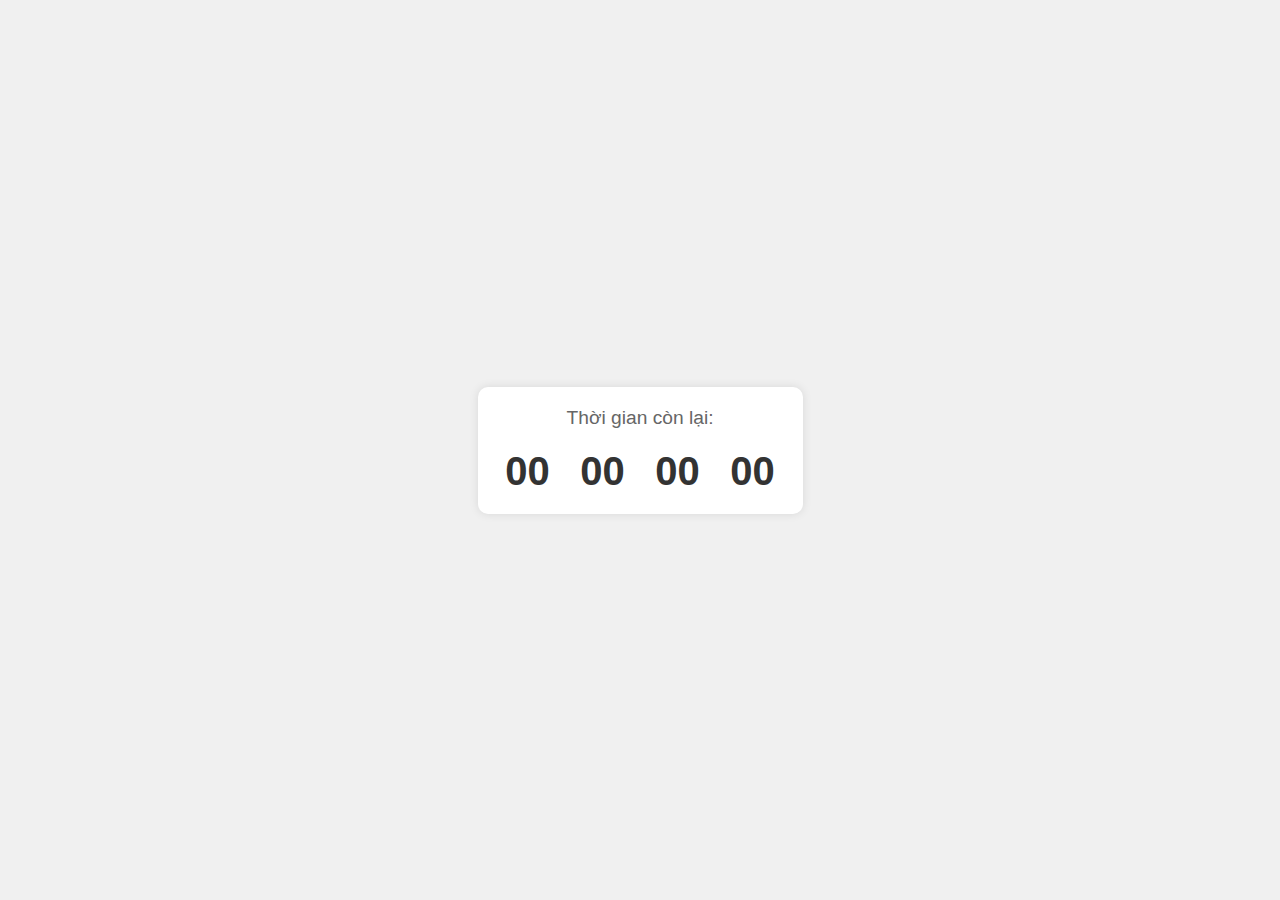
<file: countdown.html>
<!DOCTYPE html>
<html lang="vi">

<head>
    <meta charset="UTF-8">
    <meta name="viewport" content="width=device-width, initial-scale=1.0">
    <title>Đếm Ngược 3 Ngày</title>
    <style>
        body {
            display: flex;
            justify-content: center;
            align-items: center;
            height: 100vh;
            margin: 0;
            font-family: Arial, sans-serif;
            background-color: #f0f0f0;
        }

        .countdown-container {
            text-align: center;
            background: #fff;
            padding: 20px;
            border-radius: 10px;
            box-shadow: 0 0 10px rgba(0, 0, 0, 0.1);
        }

        .label {
            font-size: 1.2em;
            color: #666;
            margin-bottom: 20px;
        }

        .countdown {
            display: flex;
            justify-content: center;
            gap: 15px;
        }

        .time-unit {
            display: flex;
            flex-direction: column;
            align-items: center;
            min-width: 60px;
        }

        .time-value {
            font-size: 2.5em;
            color: #333;
            font-weight: bold;
        }

        .time-label {
            font-size: 0.9em;
            color: #666;
            text-transform: uppercase;
        }
    </style>
</head>

<body>
    <div class="countdown-container">
        <div class="label">Thời gian còn lại:</div>
        <div class="countdown">
            <div class="time-unit">
                <span class="time-value" id="days">00</span>
            </div>
            <div class="time-unit">
                <span class="time-value" id="hours">00</span>
            </div>
            <div class="time-unit">
                <span class="time-value" id="minutes">00</span>
            </div>
            <div class="time-unit">
                <span class="time-value" id="seconds">00</span>
            </div>
        </div>
    </div>

    <script>
        // Check if there's a stored end time in localStorage
        let countDownDate = localStorage.getItem('countDownEndTime');

        // If no stored end time, set a new one for 3 days from now
        if (!countDownDate) {
            countDownDate = new Date().getTime() + (3 * 24 * 60 * 60 * 1000);
            localStorage.setItem('countDownEndTime', countDownDate);
        } else {
            // Parse the stored end time
            countDownDate = parseInt(countDownDate);
        }

        // Update the countdown every 1 second
        const x = setInterval(function () {
            // Get today's date and time
            const now = new Date().getTime();

            // Find the distance between now and the countdown date
            const distance = countDownDate - now;

            // Calculate time components
            const days = Math.floor(distance / (1000 * 60 * 60 * 24));
            const hours = Math.floor((distance % (1000 * 60 * 60 * 24)) / (1000 * 60 * 60));
            const minutes = Math.floor((distance % (1000 * 60 * 60)) / (1000 * 60));
            const seconds = Math.floor((distance % (1000 * 60)) / 1000);

            // Update each time unit
            document.getElementById("days").textContent = String(days).padStart(2, '0');
            document.getElementById("hours").textContent = String(hours).padStart(2, '0');
            document.getElementById("minutes").textContent = String(minutes).padStart(2, '0');
            document.getElementById("seconds").textContent = String(seconds).padStart(2, '0');

            
        }, 1000);
    </script>
</body>

</html>
</file>
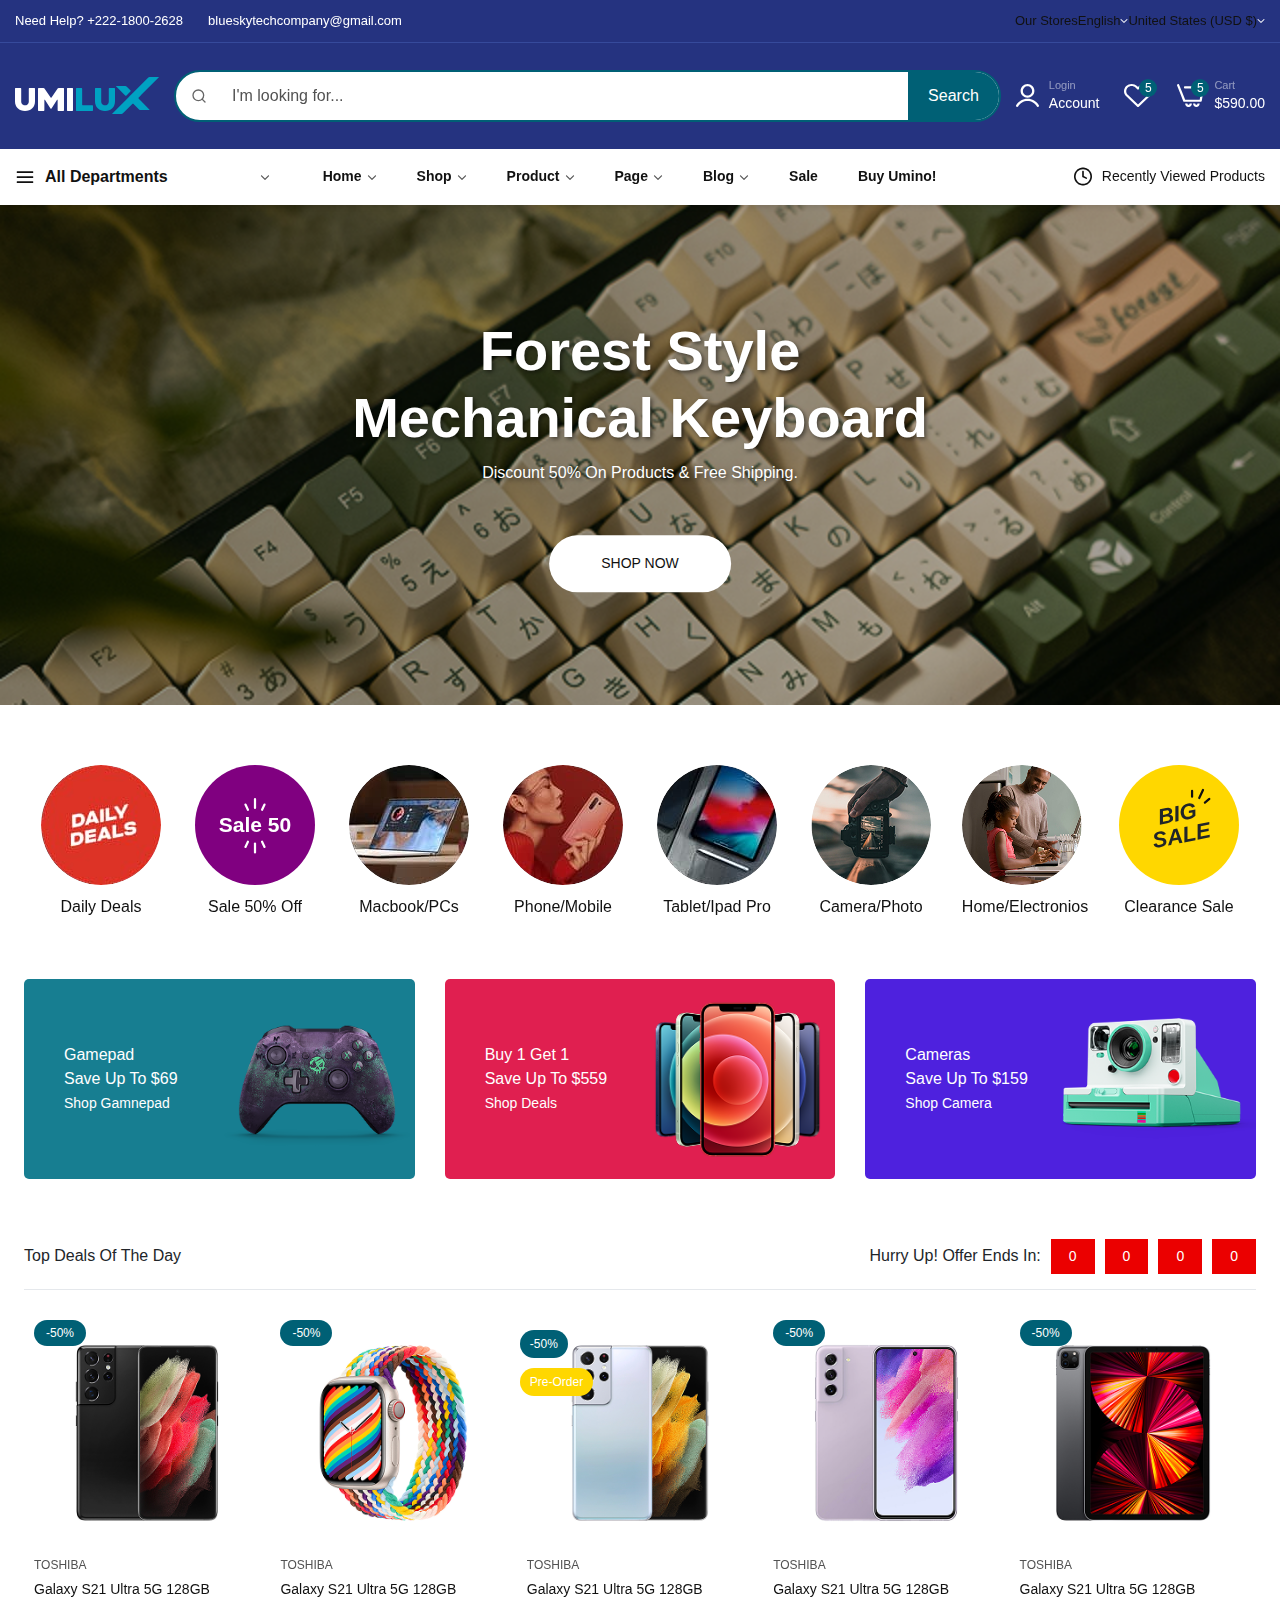
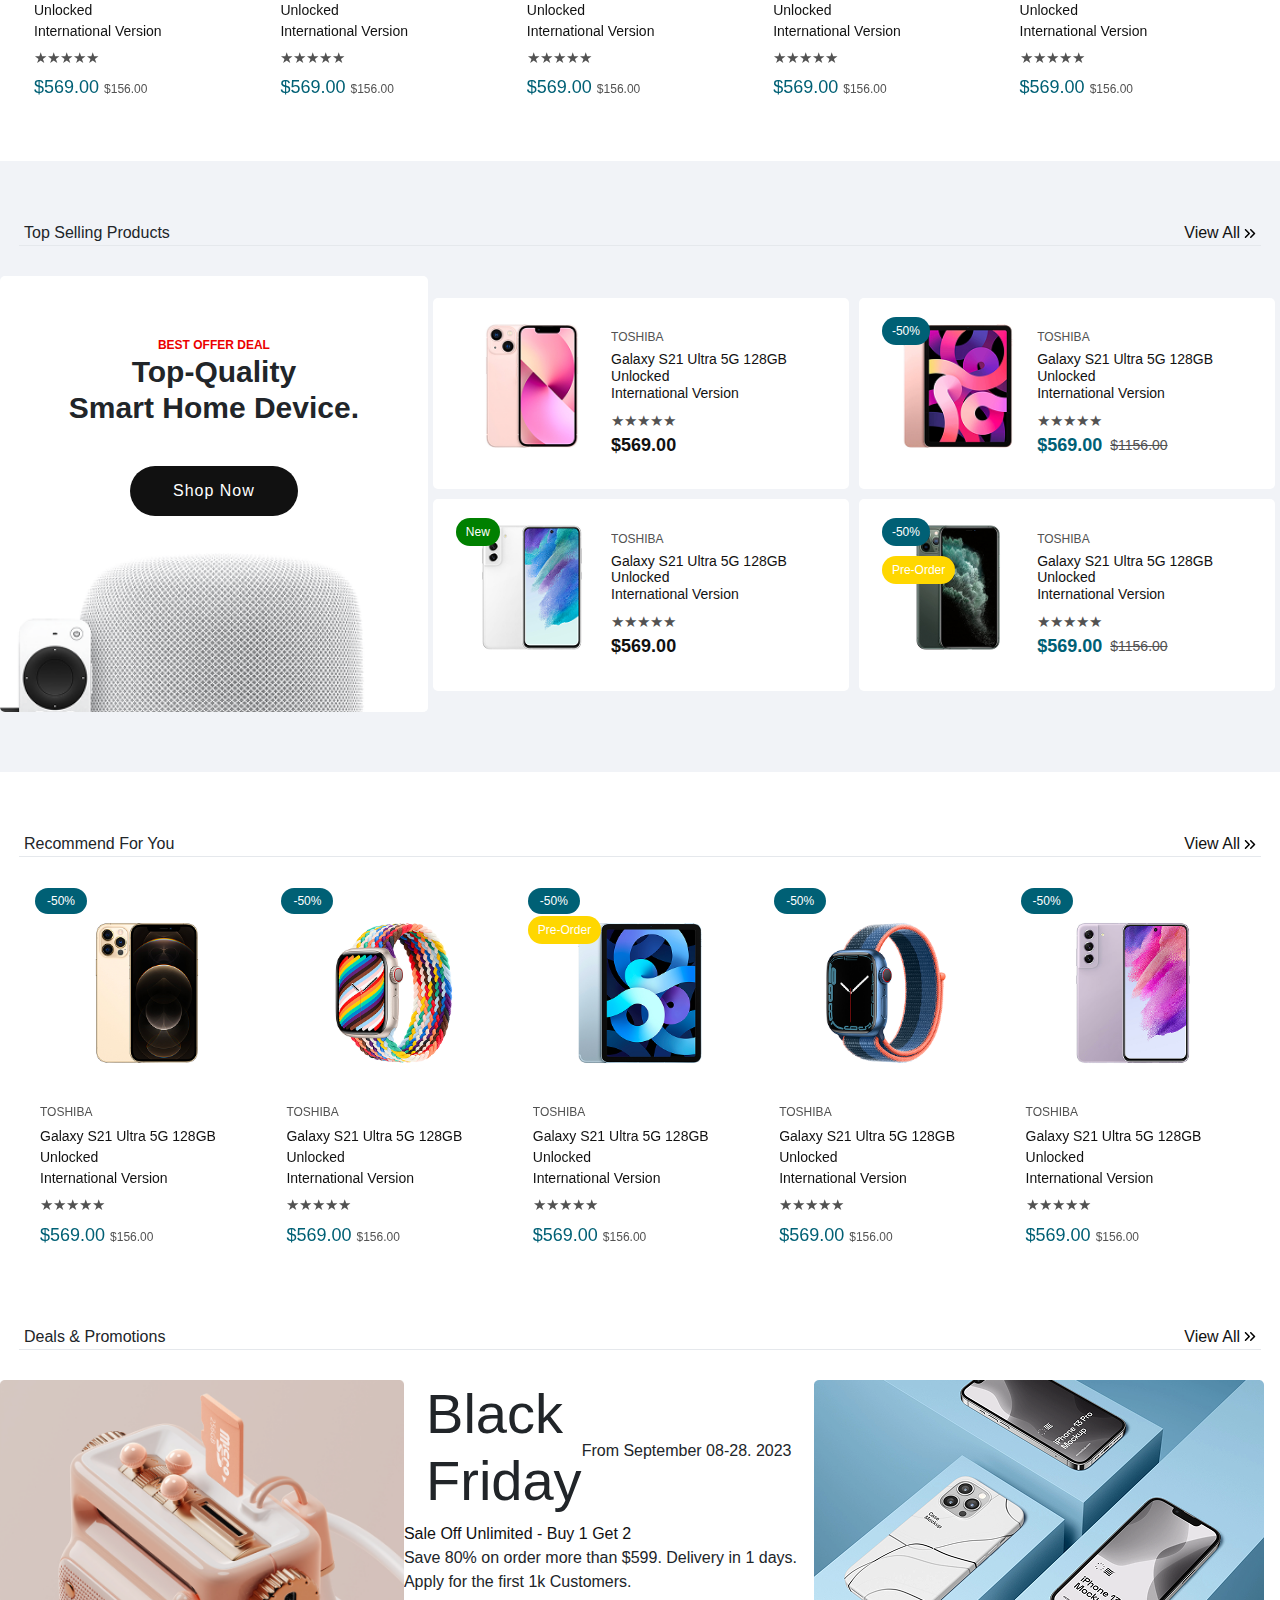
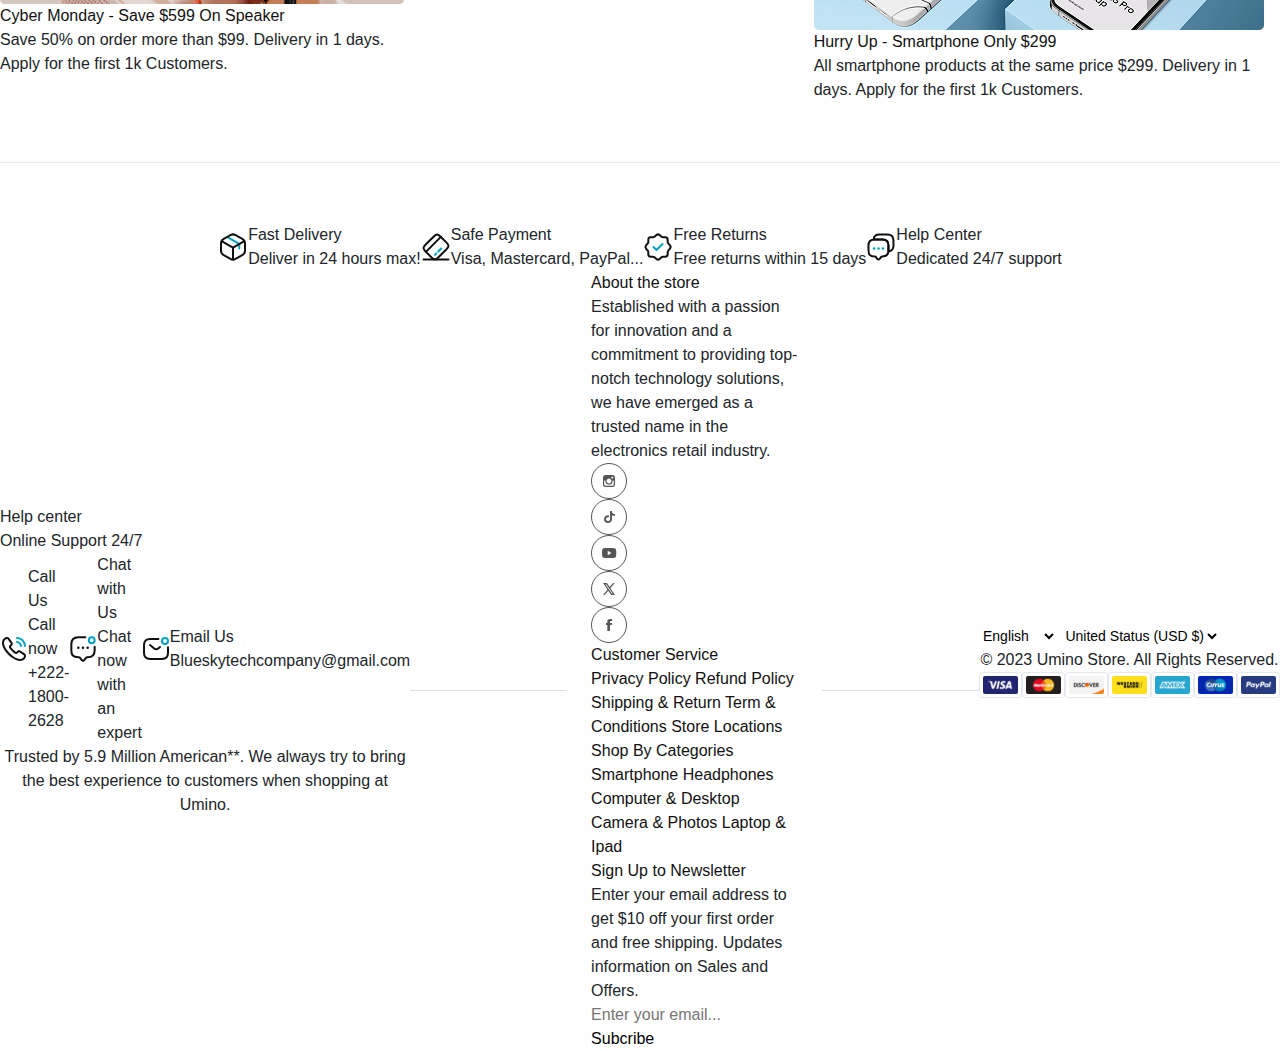
<file: home.html>
<!DOCTYPE html>
<html lang="en">

<head>
    <meta charset="UTF-8">
    <meta name="viewport" content="width=device-width, initial-scale=1.0">
    <meta name="description" content="UmiLux - Your one-stop shop for all your needs.">
    <title>UmiLux</title>
    <!-- preload -->
    <link rel="preload" as="image" href="./assets/img/banner-lg.jpg" imagesrcset="./assets/img/banner-sm.png 1x, ./assets/img/banner-lg.jpg 2x">
    <!-- CSS -->
    <link rel="stylesheet" href="./assets/css/main.css">
    <link rel="stylesheet" href="./assets/css/style.css">
    <link rel="stylesheet" href="./assets/css/responsive.css">
    <!-- BOOSTRAP -->
    <link rel="stylesheet" crossorigin="anonymous" href="./assets/css/bootstrap.min.css">
    <!-- JQUERY -->
    <script defer src="./assets/js/jquery.min.js"></script>
    <!-- OWL Carousel -->
    <link rel="stylesheet" crossorigin="anonymous" href="./assets/owl-carousel/owl.carousel.min.css">
    <link rel="stylesheet" crossorigin="anonymous" href="./assets/owl-carousel/owl.theme.default.min.css">
</head>

<body>
    <header id="header-main">
        <div id="header-container" class="flex-center">
            <div class="header-top d-none d-xl-flex">
                <div class="left-header flex-center">
                    <span>Need Help? +222-1800-2628</span>
                    <span>blueskytechcompany@gmail.com</span>
                </div>
                <div class="header-top__right flex-center">
                    <a href="./index.html" aria-label="our stores">Our Stores</a>
                    <div class="header-top__language-option flex-center" onclick="toggleDropdown('language-dropdown')">
                        <a href="#" aria-label="english">English</a>
                        <svg width="8" height="4" viewBox="0 0 8 4" fill="none" xmlns="http://www.w3.org/2000/svg">
                            <path
                                d="M0.648438 0.847656C0.546875 0.753906 0.496094 0.640625 0.496094 0.507812C0.496094 0.367188 0.546875 0.246094 0.648438 0.144531C0.742188 0.0507812 0.859375 0.00390625 1 0.00390625C1.14062 0.00390625 1.25781 0.0507812 1.35156 0.144531L4 2.79297L6.64844 0.144531C6.74219 0.0507812 6.85938 0.00390625 7 0.00390625C7.14062 0.00390625 7.25781 0.0507812 7.35156 0.144531C7.45312 0.246094 7.50391 0.367188 7.50391 0.507812C7.50391 0.640625 7.45312 0.753906 7.35156 0.847656L4.35156 3.84766C4.25781 3.94922 4.14062 4 4 4C3.85938 4 3.74219 3.94922 3.64844 3.84766L0.648438 0.847656Z"
                                fill="white" />
                        </svg>
                        <div class="dropdown" id="language-dropdown">
                            <a href="#" aria-label="language">English</a>
                            <a href="#" aria-label="language">Việt Nam</a>
                        </div>
                    </div>
                    <div class="header-top__currency-option flex-center" onclick="toggleDropdown('currency-dropdown')">
                        <a href="#" aria-label="money">United States (USD $)</a>
                        <svg width="8" height="4" viewBox="0 0 8 4" fill="none" xmlns="http://www.w3.org/2000/svg">
                            <path
                                d="M0.648438 0.847656C0.546875 0.753906 0.496094 0.640625 0.496094 0.507812C0.496094 0.367188 0.546875 0.246094 0.648438 0.144531C0.742188 0.0507812 0.859375 0.00390625 1 0.00390625C1.14062 0.00390625 1.25781 0.0507812 1.35156 0.144531L4 2.79297L6.64844 0.144531C6.74219 0.0507812 6.85938 0.00390625 7 0.00390625C7.14062 0.00390625 7.25781 0.0507812 7.35156 0.144531C7.45312 0.246094 7.50391 0.367188 7.50391 0.507812C7.50391 0.640625 7.45312 0.753906 7.35156 0.847656L4.35156 3.84766C4.25781 3.94922 4.14062 4 4 4C3.85938 4 3.74219 3.94922 3.64844 3.84766L0.648438 0.847656Z"
                                fill="white" />
                        </svg>
                        <div class="dropdown" id="currency-dropdown">
                            <a href="#" aria-label="money-contry">United States (USD $)</a>
                            <a href="#" aria-label="money-contry">Việt Nam (VNĐ)</a>
                        </div>
                    </div>
                </div>
            </div>

            <div class="divider"></div>

            <!-- menu mobile -->
            <div class="header-middle">
                <div class="header-middle__nav-mobile d-block d-xl-none">
                    <!-- Nút mở menu -->
                    <button class="btn mobile-btn_menu d-block d-xl-none" onclick="toggleMenu()"
                        aria-label="menu-mobile">
                        <svg width="22" height="14" viewBox="0 0 22 14" fill="currentColor"
                            xmlns="http://www.w3.org/2000/svg">
                            <path
                                d="M2 8H20C20.2812 8 20.5156 7.90625 20.7031 7.71875C20.9062 7.51562 21.0078 7.27344 21.0078 6.99219C21.0078 6.72656 20.9062 6.5 20.7031 6.3125C20.5156 6.10938 20.2812 6.00781 20 6.00781H2C1.71875 6.00781 1.47656 6.10938 1.27344 6.3125C1.08594 6.5 0.992188 6.72656 0.992188 6.99219C0.992188 7.27344 1.08594 7.51562 1.27344 7.71875C1.47656 7.90625 1.71875 8 2 8ZM2 2H20C20.2812 2 20.5156 1.90625 20.7031 1.71875C20.9062 1.51563 21.0078 1.27344 21.0078 0.992188C21.0078 0.726562 20.9062 0.5 20.7031 0.3125C20.5156 0.109375 20.2812 0.0078125 20 0.0078125H2C1.71875 0.0078125 1.47656 0.109375 1.27344 0.3125C1.08594 0.5 0.992188 0.726562 0.992188 0.992188C0.992188 1.27344 1.08594 1.51563 1.27344 1.71875C1.47656 1.90625 1.71875 2 2 2ZM2 14H20C20.2812 14 20.5156 13.9062 20.7031 13.7188C20.9062 13.5156 21.0078 13.2734 21.0078 12.9922C21.0078 12.7266 20.9062 12.5 20.7031 12.3125C20.5156 12.1094 20.2812 12.0078 20 12.0078H2C1.71875 12.0078 1.47656 12.1094 1.27344 12.3125C1.08594 12.5 0.992188 12.7266 0.992188 12.9922C0.992188 13.2734 1.08594 13.5156 1.27344 13.7188C1.47656 13.9062 1.71875 14 2 14Z"
                                fill="#ffffff"></path>
                        </svg>
                    </button>

                    <!-- Menu chính -->
                    <div class="mobile-menu__overlay" id="menuOverlay">
                        <div class="mobile-header__menu">
                            <div class="mobile-menu__title">
                                <span>MENU</span>
                                <span class="mobile-categories-btn" onclick="toggleSubMenu('categories')">All
                                    Departments</span>
                                <div class="mobile-btn__close" onclick="toggleMenu()">
                                    <svg height="20px" width="20px" fill="#ccc" xmlns="http://www.w3.org/2000/svg"
                                        id="Flat" viewBox="0 0 256 256">
                                        <path
                                            d="M202.82861,197.17188a3.99991,3.99991,0,1,1-5.65722,5.65624L128,133.65723,58.82861,202.82812a3.99991,3.99991,0,0,1-5.65722-5.65624L122.343,128,53.17139,58.82812a3.99991,3.99991,0,0,1,5.65722-5.65624L128,122.34277l69.17139-69.17089a3.99991,3.99991,0,0,1,5.65722,5.65624L133.657,128Z" />
                                    </svg>
                                </div>
                            </div>
                        </div>
                        <ul class="mobile-menu-list">
                            <li onclick="toggleSubMenu('home')">Home <span class="mobile-arrow">
                                    <svg width="6" height="11" viewBox="0 0 6 11" fill="none"
                                        xmlns="http://www.w3.org/2000/svg">
                                        <path
                                            d="M1.27754 10.7215C1.13691 10.8738 0.961132 10.95 0.750195 10.95C0.539257 10.95 0.363476 10.8738 0.222851 10.7215C0.070507 10.5809 -0.00566483 10.4109 -0.00566483 10.2117C-0.00566483 10.0008 0.070507 9.81915 0.222851 9.66681L4.19551 5.69415L0.222851 1.7215C0.070507 1.58087 -0.00566483 1.41095 -0.00566483 1.21173C-0.00566483 1.00079 0.070507 0.819153 0.222851 0.666809C0.363476 0.526184 0.539257 0.455872 0.750195 0.455872C0.961132 0.455872 1.13691 0.526184 1.27754 0.666809L5.77754 5.16681C5.92988 5.31915 6.00605 5.50079 6.00605 5.71173C6.00605 5.91095 5.92988 6.08087 5.77754 6.2215L1.27754 10.7215Z"
                                            fill="#111111" />
                                    </svg>
                                </span>
                            </li>

                            <li onclick="toggleSubMenu('shop')">Shop <span class="mobile-arrow">
                                    <svg width="6" height="11" viewBox="0 0 6 11" fill="none"
                                        xmlns="http://www.w3.org/2000/svg">
                                        <path
                                            d="M1.27754 10.7215C1.13691 10.8738 0.961132 10.95 0.750195 10.95C0.539257 10.95 0.363476 10.8738 0.222851 10.7215C0.070507 10.5809 -0.00566483 10.4109 -0.00566483 10.2117C-0.00566483 10.0008 0.070507 9.81915 0.222851 9.66681L4.19551 5.69415L0.222851 1.7215C0.070507 1.58087 -0.00566483 1.41095 -0.00566483 1.21173C-0.00566483 1.00079 0.070507 0.819153 0.222851 0.666809C0.363476 0.526184 0.539257 0.455872 0.750195 0.455872C0.961132 0.455872 1.13691 0.526184 1.27754 0.666809L5.77754 5.16681C5.92988 5.31915 6.00605 5.50079 6.00605 5.71173C6.00605 5.91095 5.92988 6.08087 5.77754 6.2215L1.27754 10.7215Z"
                                            fill="#111111" />
                                    </svg>
                                </span>
                            </li>

                            <li onclick="toggleSubMenu('product')">Product <span class="mobile-arrow">
                                    <svg width="6" height="11" viewBox="0 0 6 11" fill="none"
                                        xmlns="http://www.w3.org/2000/svg">
                                        <path
                                            d="M1.27754 10.7215C1.13691 10.8738 0.961132 10.95 0.750195 10.95C0.539257 10.95 0.363476 10.8738 0.222851 10.7215C0.070507 10.5809 -0.00566483 10.4109 -0.00566483 10.2117C-0.00566483 10.0008 0.070507 9.81915 0.222851 9.66681L4.19551 5.69415L0.222851 1.7215C0.070507 1.58087 -0.00566483 1.41095 -0.00566483 1.21173C-0.00566483 1.00079 0.070507 0.819153 0.222851 0.666809C0.363476 0.526184 0.539257 0.455872 0.750195 0.455872C0.961132 0.455872 1.13691 0.526184 1.27754 0.666809L5.77754 5.16681C5.92988 5.31915 6.00605 5.50079 6.00605 5.71173C6.00605 5.91095 5.92988 6.08087 5.77754 6.2215L1.27754 10.7215Z"
                                            fill="#111111" />
                                    </svg>
                                </span>
                            </li>

                            <li onclick="toggleSubMenu('blog')">Blog <span class="mobile-arrow">
                                    <svg width="6" height="11" viewBox="0 0 6 11" fill="none"
                                        xmlns="http://www.w3.org/2000/svg">
                                        <path
                                            d="M1.27754 10.7215C1.13691 10.8738 0.961132 10.95 0.750195 10.95C0.539257 10.95 0.363476 10.8738 0.222851 10.7215C0.070507 10.5809 -0.00566483 10.4109 -0.00566483 10.2117C-0.00566483 10.0008 0.070507 9.81915 0.222851 9.66681L4.19551 5.69415L0.222851 1.7215C0.070507 1.58087 -0.00566483 1.41095 -0.00566483 1.21173C-0.00566483 1.00079 0.070507 0.819153 0.222851 0.666809C0.363476 0.526184 0.539257 0.455872 0.750195 0.455872C0.961132 0.455872 1.13691 0.526184 1.27754 0.666809L5.77754 5.16681C5.92988 5.31915 6.00605 5.50079 6.00605 5.71173C6.00605 5.91095 5.92988 6.08087 5.77754 6.2215L1.27754 10.7215Z"
                                            fill="#111111" />
                                    </svg>
                                </span>
                            </li>

                            <li onclick="toggleSubMenu('page')">Page <span class="mobile-arrow">
                                    <svg width="6" height="11" viewBox="0 0 6 11" fill="none"
                                        xmlns="http://www.w3.org/2000/svg">
                                        <path
                                            d="M1.27754 10.7215C1.13691 10.8738 0.961132 10.95 0.750195 10.95C0.539257 10.95 0.363476 10.8738 0.222851 10.7215C0.070507 10.5809 -0.00566483 10.4109 -0.00566483 10.2117C-0.00566483 10.0008 0.070507 9.81915 0.222851 9.66681L4.19551 5.69415L0.222851 1.7215C0.070507 1.58087 -0.00566483 1.41095 -0.00566483 1.21173C-0.00566483 1.00079 0.070507 0.819153 0.222851 0.666809C0.363476 0.526184 0.539257 0.455872 0.750195 0.455872C0.961132 0.455872 1.13691 0.526184 1.27754 0.666809L5.77754 5.16681C5.92988 5.31915 6.00605 5.50079 6.00605 5.71173C6.00605 5.91095 5.92988 6.08087 5.77754 6.2215L1.27754 10.7215Z"
                                            fill="#111111" />
                                    </svg>
                                </span>
                            </li>

                            <li>Sale</li>
                            <li>Buy Uminol</li>
                            <li>Recently Viewed</li>
                        </ul>
                    </div>

                    <!-- Menu con (Categories) -->
                    <div class="mobile-sub-menu" id="subMenu-categories">
                        <div class="mobile-sub-menu-header">
                            <span class="mobile-back-btn" onclick="toggleSubMenu('categories')">
                                <svg width="6" height="11" viewBox="0 0 6 11" fill="none"
                                    xmlns="http://www.w3.org/2000/svg">
                                    <path
                                        d="M5.77754 9.66681C5.92988 9.81915 6.00605 10.0008 6.00605 10.2117C6.00605 10.4109 5.92988 10.5809 5.77754 10.7215C5.63691 10.8738 5.46113 10.95 5.25019 10.95C5.03926 10.95 4.86348 10.8738 4.72285 10.7215L0.222851 6.2215C0.070507 6.08087 -0.00566483 5.91095 -0.00566483 5.71173C-0.00566483 5.50079 0.070507 5.31915 0.222851 5.16681L4.72285 0.666809C4.86348 0.526184 5.03926 0.455872 5.25019 0.455872C5.46113 0.455872 5.63691 0.526184 5.77754 0.666809C5.92988 0.819153 6.00605 1.00079 6.00605 1.21173C6.00605 1.41095 5.92988 1.58087 5.77754 1.7215L1.80488 5.69415L5.77754 9.66681Z"
                                        fill="#ffffff" />
                                </svg>
                            </span>
                            <span>CATEGORIES</span>
                            <span class="mobile-close-btn" onclick="closeAll()">
                                <svg height="20px" width="20px" fill="#ccc" xmlns="http://www.w3.org/2000/svg"
                                    class="Flat" viewBox="0 0 256 256">
                                    <path
                                        d="M202.82861,197.17188a3.99991,3.99991,0,1,1-5.65722,5.65624L128,133.65723,58.82861,202.82812a3.99991,3.99991,0,0,1-5.65722-5.65624L122.343,128,53.17139,58.82812a3.99991,3.99991,0,0,1,5.65722-5.65624L128,122.34277l69.17139-69.17089a3.99991,3.99991,0,0,1,5.65722,5.65624L133.657,128Z" />
                                </svg>
                            </span>
                        </div>
                        <ul class="mobile-menu-list">
                            <li>Electronics</li>
                            <li>Fashion</li>
                            <li>Home & Garden</li>
                            <li>Sports</li>
                            <li>Books</li>
                            <li>Beauty</li>
                            <li>Health</li>
                            <li>Toys</li>
                        </ul>
                    </div>

                    <!-- Menu con (Home) -->
                    <div class="mobile-sub-menu" id="subMenu-home">
                        <div class="mobile-sub-menu-header">
                            <span class="mobile-back-btn" onclick="toggleSubMenu('home')">
                                <svg width="6" height="11" viewBox="0 0 6 11" fill="none"
                                    xmlns="http://www.w3.org/2000/svg">
                                    <path
                                        d="M5.77754 9.66681C5.92988 9.81915 6.00605 10.0008 6.00605 10.2117C6.00605 10.4109 5.92988 10.5809 5.77754 10.7215C5.63691 10.8738 5.46113 10.95 5.25019 10.95C5.03926 10.95 4.86348 10.8738 4.72285 10.7215L0.222851 6.2215C0.070507 6.08087 -0.00566483 5.91095 -0.00566483 5.71173C-0.00566483 5.50079 0.070507 5.31915 0.222851 5.16681L4.72285 0.666809C4.86348 0.526184 5.03926 0.455872 5.25019 0.455872C5.46113 0.455872 5.63691 0.526184 5.77754 0.666809C5.92988 0.819153 6.00605 1.00079 6.00605 1.21173C6.00605 1.41095 5.92988 1.58087 5.77754 1.7215L1.80488 5.69415L5.77754 9.66681Z"
                                        fill="#ffffff" />
                                </svg>
                            </span>
                            <span>HOME</span>
                            <span class="mobile-close-btn" onclick="closeAll()">
                                <svg height="20px" width="20px" fill="#ccc" xmlns="http://www.w3.org/2000/svg"
                                    class="Flat" viewBox="0 0 256 256">
                                    <path
                                        d="M202.82861,197.17188a3.99991,3.99991,0,1,1-5.65722,5.65624L128,133.65723,58.82861,202.82812a3.99991,3.99991,0,0,1-5.65722-5.65624L122.343,128,53.17139,58.82812a3.99991,3.99991,0,0,1,5.65722-5.65624L128,122.34277l69.17139-69.17089a3.99991,3.99991,0,0,1,5.65722,5.65624L133.657,128Z" />
                                </svg>
                            </span>
                        </div>
                        <ul class="mobile-menu-list">
                            <li>Submenu 1</li>
                            <li>Submenu 2</li>
                            <li>Submenu 3</li>
                        </ul>
                    </div>

                    <!-- Menu con (Shop) -->
                    <div class="mobile-sub-menu" id="subMenu-shop">
                        <div class="mobile-sub-menu-header">
                            <span class="mobile-back-btn" onclick="toggleSubMenu('shop')">
                                <svg width="6" height="11" viewBox="0 0 6 11" fill="none"
                                    xmlns="http://www.w3.org/2000/svg">
                                    <path
                                        d="M5.77754 9.66681C5.92988 9.81915 6.00605 10.0008 6.00605 10.2117C6.00605 10.4109 5.92988 10.5809 5.77754 10.7215C5.63691 10.8738 5.46113 10.95 5.25019 10.95C5.03926 10.95 4.86348 10.8738 4.72285 10.7215L0.222851 6.2215C0.070507 6.08087 -0.00566483 5.91095 -0.00566483 5.71173C-0.00566483 5.50079 0.070507 5.31915 0.222851 5.16681L4.72285 0.666809C4.86348 0.526184 5.03926 0.455872 5.25019 0.455872C5.46113 0.455872 5.63691 0.526184 5.77754 0.666809C5.92988 0.819153 6.00605 1.00079 6.00605 1.21173C6.00605 1.41095 5.92988 1.58087 5.77754 1.7215L1.80488 5.69415L5.77754 9.66681Z"
                                        fill="#ffffff" />
                                </svg>
                            </span>
                            <span>SHOP</span>
                            <span class="mobile-close-btn" onclick="closeAll()">
                                <svg height="20px" width="20px" fill="#ccc" xmlns="http://www.w3.org/2000/svg"
                                    class="Flat" viewBox="0 0 256 256">
                                    <path
                                        d="M202.82861,197.17188a3.99991,3.99991,0,1,1-5.65722,5.65624L128,133.65723,58.82861,202.82812a3.99991,3.99991,0,0,1-5.65722-5.65624L122.343,128,53.17139,58.82812a3.99991,3.99991,0,0,1,5.65722-5.65624L128,122.34277l69.17139-69.17089a3.99991,3.99991,0,0,1,5.65722,5.65624L133.657,128Z" />
                                </svg>
                            </span>
                        </div>
                        <ul class="mobile-menu-list">
                            <li>Products 1</li>
                            <li>Products 2</li>
                            <li>Products 3</li>
                        </ul>
                    </div>

                    <!-- Menu con (Product) -->
                    <div class="mobile-sub-menu" id="subMenu-product">
                        <div class="mobile-sub-menu-header">
                            <span class="mobile-back-btn" onclick="toggleSubMenu('product')">
                                <svg width="6" height="11" viewBox="0 0 6 11" fill="none"
                                    xmlns="http://www.w3.org/2000/svg">
                                    <path
                                        d="M5.77754 9.66681C5.92988 9.81915 6.00605 10.0008 6.00605 10.2117C6.00605 10.4109 5.92988 10.5809 5.77754 10.7215C5.63691 10.8738 5.46113 10.95 5.25019 10.95C5.03926 10.95 4.86348 10.8738 4.72285 10.7215L0.222851 6.2215C0.070507 6.08087 -0.00566483 5.91095 -0.00566483 5.71173C-0.00566483 5.50079 0.070507 5.31915 0.222851 5.16681L4.72285 0.666809C4.86348 0.526184 5.03926 0.455872 5.25019 0.455872C5.46113 0.455872 5.63691 0.526184 5.77754 0.666809C5.92988 0.819153 6.00605 1.00079 6.00605 1.21173C6.00605 1.41095 5.92988 1.58087 5.77754 1.7215L1.80488 5.69415L5.77754 9.66681Z"
                                        fill="#ffffff" />
                                </svg>
                            </span>
                            <span>PRODUCT</span>
                            <span class="mobile-close-btn" onclick="closeAll()">
                                <svg height="20px" width="20px" fill="#ccc" xmlns="http://www.w3.org/2000/svg"
                                    class="Flat" viewBox="0 0 256 256">
                                    <path
                                        d="M202.82861,197.17188a3.99991,3.99991,0,1,1-5.65722,5.65624L128,133.65723,58.82861,202.82812a3.99991,3.99991,0,0,1-5.65722-5.65624L122.343,128,53.17139,58.82812a3.99991,3.99991,0,0,1,5.65722-5.65624L128,122.34277l69.17139-69.17089a3.99991,3.99991,0,0,1,5.65722,5.65624L133.657,128Z" />
                                </svg>
                            </span>
                        </div>
                        <ul class="mobile-menu-list">
                            <li>Service 1</li>
                            <li>Service 2</li>
                            <li>Service 3</li>
                        </ul>
                    </div>

                    <!-- Menu con (Blog) -->
                    <div class="mobile-sub-menu" id="subMenu-blog">
                        <div class="mobile-sub-menu-header">
                            <span class="back-btn" onclick="toggleSubMenu('blog')">
                                <svg width="6" height="11" viewBox="0 0 6 11" fill="none"
                                    xmlns="http://www.w3.org/2000/svg">
                                    <path
                                        d="M5.77754 9.66681C5.92988 9.81915 6.00605 10.0008 6.00605 10.2117C6.00605 10.4109 5.92988 10.5809 5.77754 10.7215C5.63691 10.8738 5.46113 10.95 5.25019 10.95C5.03926 10.95 4.86348 10.8738 4.72285 10.7215L0.222851 6.2215C0.070507 6.08087 -0.00566483 5.91095 -0.00566483 5.71173C-0.00566483 5.50079 0.070507 5.31915 0.222851 5.16681L4.72285 0.666809C4.86348 0.526184 5.03926 0.455872 5.25019 0.455872C5.46113 0.455872 5.63691 0.526184 5.77754 0.666809C5.92988 0.819153 6.00605 1.00079 6.00605 1.21173C6.00605 1.41095 5.92988 1.58087 5.77754 1.7215L1.80488 5.69415L5.77754 9.66681Z"
                                        fill="#ffffff" />
                                </svg>
                            </span>
                            <span>BLOG</span>
                            <span class="mobile-close-btn" onclick="closeAll()">
                                <svg height="20px" width="20px" fill="#ccc" xmlns="http://www.w3.org/2000/svg"
                                    class="Flat" viewBox="0 0 256 256">
                                    <path
                                        d="M202.82861,197.17188a3.99991,3.99991,0,1,1-5.65722,5.65624L128,133.65723,58.82861,202.82812a3.99991,3.99991,0,0,1-5.65722-5.65624L122.343,128,53.17139,58.82812a3.99991,3.99991,0,0,1,5.65722-5.65624L128,122.34277l69.17139-69.17089a3.99991,3.99991,0,0,1,5.65722,5.65624L133.657,128Z" />
                                </svg>
                            </span>
                        </div>
                        <ul class="mobile-menu-list">
                            <li>Contact info</li>
                            <li>Support</li>
                            <li>Feedback</li>
                        </ul>
                    </div>

                    <!-- Menu con (Page) -->
                    <div class="mobile-sub-menu" id="subMenu-page">
                        <div class="mobile-sub-menu-header">
                            <span class="mobile-back-btn" onclick="toggleSubMenu('page')">
                                <svg width="6" height="11" viewBox="0 0 6 11" fill="none"
                                    xmlns="http://www.w3.org/2000/svg">
                                    <path
                                        d="M5.77754 9.66681C5.92988 9.81915 6.00605 10.0008 6.00605 10.2117C6.00605 10.4109 5.92988 10.5809 5.77754 10.7215C5.63691 10.8738 5.46113 10.95 5.25019 10.95C5.03926 10.95 4.86348 10.8738 4.72285 10.7215L0.222851 6.2215C0.070507 6.08087 -0.00566483 5.91095 -0.00566483 5.71173C-0.00566483 5.50079 0.070507 5.31915 0.222851 5.16681L4.72285 0.666809C4.86348 0.526184 5.03926 0.455872 5.25019 0.455872C5.46113 0.455872 5.63691 0.526184 5.77754 0.666809C5.92988 0.819153 6.00605 1.00079 6.00605 1.21173C6.00605 1.41095 5.92988 1.58087 5.77754 1.7215L1.80488 5.69415L5.77754 9.66681Z"
                                        fill="#ffffff" />
                                </svg>
                            </span>
                            <span>PAGE</span>
                            <span class=" mobile-close-btn" onclick="closeAll()">
                                <svg height="20px" width="20px" fill="#ccc" xmlns="http://www.w3.org/2000/svg"
                                    class="Flat" viewBox="0 0 256 256">
                                    <path
                                        d="M202.82861,197.17188a3.99991,3.99991,0,1,1-5.65722,5.65624L128,133.65723,58.82861,202.82812a3.99991,3.99991,0,0,1-5.65722-5.65624L122.343,128,53.17139,58.82812a3.99991,3.99991,0,0,1,5.65722-5.65624L128,122.34277l69.17139-69.17089a3.99991,3.99991,0,0,1,5.65722,5.65624L133.657,128Z" />
                                </svg>
                            </span>
                        </div>
                        <ul class="mobile-menu-list">
                            <li>Contact info</li>
                            <li>Support</li>
                            <li>Feedback</li>
                        </ul>
                    </div>

                    <!-- Backdrop -->
                    <div class="mobile-backdrop" id="backdrop" onclick="closeAll()"></div>
                </div>

                <div class="header-middle-logo order-2 order-xl-1">
                    <svg width="144" height="37" viewBox="0 0 144 37" fill="none" xmlns="http://www.w3.org/2000/svg">
                        <path
                            d="M111.798 9.72958C111.368 9.34001 110.818 9.11011 110.241 9.07788H100.852L101.498 9.72958L110.204 18.5046C110.375 18.6755 110.606 18.7715 110.846 18.7715C111.087 18.7715 111.318 18.6755 111.488 18.5046L115.359 14.6127C115.528 14.4408 115.623 14.2081 115.623 13.9656C115.623 13.7231 115.528 13.4905 115.359 13.3185L111.798 9.72958Z"
                            fill="#00A2C2" />
                        <path
                            d="M123.719 21.7447C123.55 21.5728 123.454 21.3401 123.454 21.0976C123.454 20.8551 123.55 20.6225 123.719 20.4505L125.012 19.1471L126.296 17.8529L143.363 0.651699C143.718 0.293724 144.009 0 144 0H134.62C134.042 0.0322334 133.493 0.262133 133.063 0.651699L118.574 15.2553L117.281 16.522L115.778 18.0273L114.494 19.3674L113.392 20.4505L112.099 21.7447L110.687 23.1675L109.403 24.4708L97.6375 36.3483L97 37H106.389C106.963 36.9712 107.51 36.7443 107.937 36.3575L117.281 26.94C117.365 26.8539 117.466 26.7856 117.577 26.739C117.688 26.6924 117.807 26.6685 117.927 26.6685C118.048 26.6685 118.167 26.6924 118.278 26.739C118.389 26.7856 118.489 26.8539 118.574 26.94L124.038 32.4473C124.465 32.8368 125.011 33.0669 125.586 33.099H134.074C134.575 33.099 134.693 32.8053 134.338 32.4473L126.014 24.0578L124.73 22.7636L123.719 21.7447Z"
                            fill="#00A2C2" />
                        <path
                            d="M80.001 11.7407C79.9986 11.6419 80.0169 11.5436 80.0548 11.4521C80.0928 11.3607 80.1495 11.278 80.2215 11.2093C80.2904 11.1404 80.373 11.0863 80.464 11.0504C80.555 11.0144 80.6526 10.9973 80.7505 11.0002H85.4591C85.5571 10.9973 85.6546 11.0144 85.7456 11.0504C85.8367 11.0863 85.9192 11.1404 85.9882 11.2093C86.0601 11.278 86.1169 11.3607 86.1548 11.4521C86.1928 11.5436 86.2111 11.6419 86.2086 11.7407V24.2765C86.1849 24.9618 86.3175 25.6436 86.5966 26.2714C86.8245 26.7537 87.159 27.1794 87.5753 27.5172C87.9464 27.8032 88.368 28.0188 88.8186 28.1531C89.596 28.3968 90.4307 28.3968 91.2081 28.1531C91.6552 28.0232 92.0718 27.8071 92.4338 27.5172C92.842 27.1759 93.17 26.7508 93.3949 26.2714C93.6814 25.6457 93.8173 24.9628 93.7917 24.2765V11.7407C93.7892 11.6419 93.8075 11.5436 93.8455 11.4521C93.8834 11.3607 93.9402 11.278 94.0121 11.2093C94.0811 11.1404 94.1636 11.0863 94.2546 11.0504C94.3456 11.0144 94.4432 10.9973 94.5412 11.0002H99.2497C99.4471 10.9984 99.6372 11.0735 99.7788 11.2093C99.8491 11.2792 99.9048 11.3621 99.9426 11.4533C99.9804 11.5445 99.9997 11.6421 99.9992 11.7407V24.2765C100.015 25.6409 99.7763 26.9965 99.2938 28.2751C98.8495 29.4276 98.161 30.4731 97.2746 31.3415C96.3678 32.2039 95.29 32.8713 94.1091 33.3016C92.8011 33.7832 91.4135 34.0196 90.0178 33.9985C88.6191 34.0202 87.2285 33.7839 85.9176 33.3016C84.7367 32.8713 83.6589 32.2039 82.7521 31.3415C81.8659 30.4712 81.1749 29.4265 80.7241 28.2751C80.2272 26.9999 79.9818 25.6427 80.001 24.2765V11.7407Z"
                            fill="#00A2C2" />
                        <path
                            d="M78 28.9726V33.2458C78 33.4553 77.9275 33.6333 77.7824 33.7799C77.6374 33.9266 77.4613 33.9999 77.2541 33.9999H61.7459C61.518 33.9999 61.3315 33.9266 61.1865 33.7799C61.0622 33.6333 61 33.4553 61 33.2458V11.754C61 11.5445 61.0622 11.3665 61.1865 11.2198C61.3315 11.0732 61.518 10.9999 61.7459 10.9999H66.4077C66.6149 10.9999 66.791 11.0732 66.936 11.2198C67.081 11.3665 67.1536 11.5445 67.1536 11.754V27.4644C67.1536 27.6738 67.2157 27.8519 67.34 27.9985C67.4851 28.1452 67.6715 28.2185 67.8995 28.2185H77.2541C77.4613 28.2185 77.6374 28.2918 77.7824 28.4384C77.9275 28.585 78 28.7631 78 28.9726Z"
                            fill="#00A2C2" />
                        <path
                            d="M57.9995 11.7403C58.0031 11.6422 57.9868 11.5443 57.9517 11.4529C57.9166 11.3615 57.8633 11.2784 57.7954 11.209C57.7274 11.1395 57.6461 11.0851 57.5566 11.0492C57.4671 11.0134 57.3713 10.9967 57.2752 11.0004H52.7166C52.6212 10.9979 52.5263 11.0155 52.4379 11.0519C52.3494 11.0883 52.2691 11.1429 52.2021 11.2122C52.135 11.2816 52.0826 11.3642 52.0479 11.455C52.0133 11.5458 51.9973 11.6429 52.0008 11.7403V22.7352V33.2338C51.9962 33.3327 52.0113 33.4316 52.0452 33.5244C52.0791 33.6171 52.1311 33.7019 52.198 33.7735C52.2649 33.8452 52.3454 33.9022 52.4345 33.9411C52.5237 33.98 52.6196 34 52.7166 33.9999H57.2667C57.3631 34.0003 57.4586 33.9813 57.5478 33.944C57.637 33.9066 57.7181 33.8517 57.7865 33.7822C57.8533 33.712 57.9058 33.6288 57.9409 33.5377C57.976 33.4465 57.993 33.3492 57.991 33.2512V22.7352L57.9995 11.7403Z"
                            fill="white" />
                        <path
                            d="M48.9963 11.784V33.2158C48.9677 33.4138 48.8746 33.5972 48.7311 33.7386C48.5876 33.88 48.4014 33.9717 48.2005 33.9999H43.4257C43.2247 33.9717 43.0385 33.88 42.895 33.7386C42.7515 33.5972 42.6585 33.4138 42.6298 33.2158V23.1097C42.6298 22.9355 42.5414 22.7612 42.3646 22.7612C42.2734 22.7596 42.1836 22.7832 42.1055 22.8295C42.0273 22.8757 41.9639 22.9426 41.9225 23.0226L36.5287 31.5605C36.4669 31.6416 36.3868 31.7075 36.2947 31.7529C36.2026 31.7982 36.1011 31.8219 35.9981 31.8219C35.8952 31.8219 35.7936 31.7982 35.7016 31.7529C35.6095 31.7075 35.5294 31.6416 35.4676 31.5605L30.0738 23.0226C30.0324 22.9426 29.969 22.8757 29.8908 22.8295C29.8126 22.7832 29.7229 22.7596 29.6317 22.7612C29.4549 22.7612 29.3664 22.9355 29.3664 23.1097V33.2158C29.3378 33.4138 29.2448 33.5972 29.1013 33.7386C28.9578 33.88 28.7716 33.9717 28.5706 33.9999H23.7958C23.5949 33.9717 23.4087 33.88 23.2652 33.7386C23.1217 33.5972 23.0286 33.4138 23 33.2158V11.784C23.0286 11.586 23.1217 11.4025 23.2652 11.2611C23.4087 11.1198 23.5949 11.0281 23.7958 10.9999H28.2169C28.4596 11.0266 28.6975 11.0852 28.9243 11.1741C29.0379 11.208 29.1434 11.264 29.2345 11.3388C29.3257 11.4136 29.4006 11.5058 29.4549 11.6097L35.6444 20.4961C35.6879 20.5742 35.7518 20.6394 35.8296 20.6849C35.9074 20.7303 35.9961 20.7543 36.0866 20.7543C36.177 20.7543 36.2657 20.7303 36.3435 20.6849C36.4213 20.6394 36.4853 20.5742 36.5287 20.4961L42.6564 11.6097C42.7106 11.5058 42.7855 11.4136 42.8767 11.3388C42.9678 11.264 43.0733 11.208 43.1869 11.1741C43.4104 11.0754 43.6499 11.0164 43.8943 10.9999H48.3154C48.4171 11.0062 48.5165 11.0326 48.6076 11.0775C48.6988 11.1224 48.7798 11.1849 48.846 11.2612C48.9615 11.4104 49.0152 11.5973 48.9963 11.784Z"
                            fill="white" />
                        <path
                            d="M0.00104912 11.7407C-0.00142384 11.6419 0.0168909 11.5436 0.0548351 11.4521C0.0927794 11.3607 0.149527 11.278 0.221488 11.2093C0.290428 11.1404 0.372978 11.0863 0.463996 11.0504C0.555015 11.0144 0.652554 10.9973 0.75054 11.0002H5.4591C5.55709 10.9973 5.65463 11.0144 5.74565 11.0504C5.83667 11.0863 5.91922 11.1404 5.98816 11.2093C6.06012 11.278 6.11686 11.3607 6.15481 11.4521C6.19275 11.5436 6.21107 11.6419 6.2086 11.7407V24.2765C6.18492 24.9618 6.31751 25.6436 6.59657 26.2714C6.82454 26.7537 7.15898 27.1794 7.57531 27.5172C7.94641 27.8032 8.36795 28.0188 8.81859 28.1531C9.596 28.3968 10.4307 28.3968 11.2081 28.1531C11.6552 28.0232 12.0718 27.8071 12.4338 27.5172C12.842 27.1759 13.17 26.7508 13.3949 26.2714C13.6814 25.6457 13.8173 24.9628 13.7917 24.2765V11.7407C13.7892 11.6419 13.8075 11.5436 13.8455 11.4521C13.8834 11.3607 13.9402 11.278 14.0121 11.2093C14.0811 11.1404 14.1636 11.0863 14.2546 11.0504C14.3456 11.0144 14.4432 10.9973 14.5412 11.0002H19.2497C19.4471 10.9984 19.6372 11.0735 19.7788 11.2093C19.8491 11.2792 19.9048 11.3621 19.9426 11.4533C19.9804 11.5445 19.9997 11.6421 19.9992 11.7407V24.2765C20.0155 25.6409 19.7763 26.9965 19.2938 28.2751C18.8495 29.4276 18.161 30.4731 17.2746 31.3415C16.3678 32.2039 15.29 32.8713 14.1091 33.3016C12.8011 33.7832 11.4135 34.0196 10.0178 33.9985C8.61907 34.0202 7.22854 33.7839 5.91762 33.3016C4.73671 32.8713 3.65888 32.2039 2.75212 31.3415C1.86585 30.4712 1.17487 29.4265 0.724087 28.2751C0.227235 26.9999 -0.0181859 25.6427 0.00104912 24.2765V11.7407Z"
                            fill="white" />
                    </svg>
                </div>

                <div class="header-middle-search-container d-none d-xl-block order-xl-2">
                    <div class="header-middle-search-wrapper">
                        <span class="header-middle-search-icon flex-center">
                            <svg width="16" height="16" viewBox="0 0 24 24" fill="none" stroke="#666" stroke-width="2"
                                stroke-linecap="round" stroke-linejoin="round">
                                <circle cx="11" cy="11" r="8"></circle>
                                <line x1="21" y1="21" x2="16.65" y2="16.65"></line>
                            </svg>
                        </span>
                        <input type="text" class="header-middle-search-input" placeholder="I'm looking for...">
                        <button class="header-middle-search-button">Search</button>
                    </div>
                </div>

                <div class="header-middle-icon order-3 flex-center">
                    <div class="header-middle-row-icon d-none d-xl-flex flex-center">
                        <div class="header-middle-icon flex-center">
                            <svg width="23" height="23" viewBox="0 0 23 23" fill="none"
                                xmlns="http://www.w3.org/2000/svg">
                                <path
                                    d="M22.8548 21.3334C21.6915 19.3656 20.0317 17.7341 18.0398 16.6006C16.0478 15.467 13.7928 14.8708 11.4979 14.8708C9.20304 14.8708 6.94798 15.467 4.95601 16.6006C2.96405 17.7341 1.30427 19.3656 0.141025 21.3334C-0.00138538 21.5886 -0.0376415 21.8892 0.0400248 22.1707C0.0766559 22.314 0.143667 22.448 0.236568 22.5635C0.329469 22.679 0.446115 22.7735 0.578691 22.8405C0.74972 22.9369 0.943214 22.987 1.1398 22.9856C1.33475 22.9938 1.52817 22.9481 1.69855 22.8535C1.86893 22.7589 2.0096 22.6191 2.10491 22.4498C3.06783 20.8199 4.44211 19.4685 6.09163 18.5296C7.74115 17.5906 9.60864 17.0967 11.5091 17.0967C13.4096 17.0967 15.2771 17.5906 16.9266 18.5296C18.5761 19.4685 19.9504 20.8199 20.9133 22.4498C21.0632 22.7032 21.3076 22.8876 21.5934 22.9628C21.8792 23.0381 22.1832 22.9981 22.4396 22.8516C22.5672 22.7839 22.6791 22.6903 22.768 22.5769C22.8569 22.4634 22.9209 22.3326 22.9558 22.193C22.9973 22.0502 23.0098 21.9007 22.9924 21.7531C22.9751 21.6055 22.9283 21.4628 22.8548 21.3334Z"
                                    fill="white" />
                                <path
                                    d="M11.5 13.8C13.3083 13.8003 15.0444 13.0842 16.3348 11.8057C17.6253 10.5272 18.3668 8.78854 18.4 6.96384C18.4 5.11691 17.673 3.34563 16.379 2.03966C15.085 0.733688 13.33 0 11.5 0C9.66998 0 7.91494 0.733688 6.62094 2.03966C5.32694 3.34563 4.59998 5.11691 4.59998 6.96384C4.63313 8.78854 5.3747 10.5272 6.66512 11.8057C7.95555 13.0842 9.69169 13.8003 11.5 13.8ZM6.89998 6.96384C6.89998 5.73255 7.38462 4.5517 8.24728 3.68105C9.10995 2.8104 10.28 2.32128 11.5 2.32128C12.72 2.32128 13.89 2.8104 14.7527 3.68105C15.6153 4.5517 16.1 5.73255 16.1 6.96384C16.1 8.19512 15.6153 9.37597 14.7527 10.2466C13.89 11.1173 12.72 11.6064 11.5 11.6064C10.28 11.6064 9.10995 11.1173 8.24728 10.2466C7.38462 9.37597 6.89998 8.19512 6.89998 6.96384Z"
                                    fill="white" />
                            </svg>
                        </div>

                        <div class="header-middle-text">
                            <p>Login</p>
                            <p>Account</p>
                        </div>
                    </div>

                    <div class="header-middle-whishlist header-middle-icon d-none d-xl-flex flex-center">
                        <svg width="28" height="23" viewBox="0 0 28 23" fill="none" xmlns="http://www.w3.org/2000/svg">
                            <path
                                d="M25.7442 2.10275C24.2909 0.752316 22.3676 0 20.3687 0C18.3697 0 16.4465 0.752316 14.9931 2.10275L14 3.0345L13.0069 2.10275C11.5572 0.743159 9.62821 -0.0103607 7.62554 0.000636744C5.62664 -0.00860296 3.7019 0.744876 2.25576 2.10275C1.54386 2.75756 0.976298 3.54931 0.588263 4.42889C0.200228 5.30847 0 6.25712 0 7.216C0 8.17488 0.200228 9.12353 0.588263 10.0031C0.976298 10.8827 1.54386 11.6744 2.25576 12.3293L13.2147 22.6921C13.3222 22.7846 13.4428 22.8612 13.5727 22.9194C13.8471 23.0269 14.1529 23.0269 14.4273 22.9194C14.5572 22.8612 14.6778 22.7846 14.7853 22.6921L25.7442 12.3293C26.4561 11.6744 27.0237 10.8827 27.4117 10.0031C27.7998 9.12353 28 8.17488 28 7.216C28 6.25712 27.7998 5.30847 27.4117 4.42889C27.0237 3.54931 26.4561 2.75756 25.7442 2.10275ZM25.7442 7.19327C25.7475 7.86547 25.6121 8.53132 25.3461 9.15048C25.0801 9.76963 24.6891 10.3292 24.1968 10.7953L14 20.4536L3.81473 10.7953C3.31485 10.3331 2.91647 9.77502 2.64415 9.15553C2.37183 8.53604 2.23134 7.86823 2.23134 7.19327C2.23134 6.51832 2.37183 5.85051 2.64415 5.23102C2.91647 4.61153 3.31485 4.05348 3.81473 3.59127C4.84037 2.62701 6.20703 2.09319 7.62554 2.10275C9.05112 2.09206 10.4254 2.62562 11.4595 3.59127L13.2147 5.2616C13.3222 5.3541 13.4428 5.43066 13.5727 5.48886C13.8471 5.59638 14.1529 5.59638 14.4273 5.48886C14.5572 5.43066 14.6778 5.3541 14.7853 5.2616L16.5521 3.59127C17.5777 2.62701 18.9444 2.09319 20.3629 2.10275C21.7885 2.09206 23.1628 2.62562 24.1968 3.59127C24.6933 4.0554 25.0886 4.6141 25.3586 5.23335C25.6286 5.8526 25.7676 6.51944 25.7673 7.19327H25.7442Z"
                                fill="white" />
                        </svg>

                        <div class="qty flex-center">5</div>
                    </div>

                    <div class="header-middle-cart-icon flex-center">
                        <div class="header-middle-row-icon header-middle-icon flex-center">
                            <svg width="27" height="23" viewBox="0 0 27 23" fill="none"
                                xmlns="http://www.w3.org/2000/svg">
                                <path
                                    d="M19.3593 20.7193C19.064 20.7193 18.7807 20.6017 18.5719 20.3925C18.3631 20.1832 18.2458 19.8995 18.2458 19.6036H16.0187C16.0187 20.4913 16.3706 21.3426 16.9971 21.9703C17.6236 22.598 18.4733 22.9506 19.3593 22.9506C20.2453 22.9506 21.095 22.598 21.7215 21.9703C22.348 21.3426 22.7 20.4913 22.7 19.6036H20.4729C20.4729 19.8995 20.3555 20.1832 20.1467 20.3925C19.9379 20.6017 19.6546 20.7193 19.3593 20.7193Z"
                                    fill="white" />
                                <path
                                    d="M11.5234 20.7193C11.2281 20.7193 10.9449 20.6017 10.736 20.3925C10.5272 20.1832 10.4099 19.8995 10.4099 19.6036H8.17236C8.17236 20.0437 8.2589 20.4796 8.42702 20.8863C8.59515 21.293 8.84158 21.6625 9.15224 21.9738C9.4629 22.285 9.83171 22.5319 10.2376 22.7004C10.6435 22.8688 11.0785 22.9555 11.5179 22.9555C11.9572 22.9555 12.3922 22.8688 12.7981 22.7004C13.204 22.5319 13.5728 22.285 13.8835 21.9738C14.1942 21.6625 14.4406 21.293 14.6087 20.8863C14.7768 20.4796 14.8634 20.0437 14.8634 19.6036H12.6363C12.6363 19.8993 12.5191 20.183 12.3104 20.3922C12.1017 20.6014 11.8187 20.7191 11.5234 20.7193Z"
                                    fill="white" />
                                <path
                                    d="M26.0504 2.26013C25.9897 2.24977 25.9282 2.24464 25.8666 2.24479H8.04992C7.75459 2.24479 7.47135 2.36233 7.26252 2.57157C7.05369 2.7808 6.93637 3.06458 6.93637 3.36048C6.93637 3.65638 7.05369 3.94016 7.26252 4.14939C7.47135 4.35863 7.75459 4.47617 8.04992 4.47617H24.552L24.2576 6.24594L22.6965 15.6331H8.17032L4.38427 6.24594L2.12586 0.69537C2.00643 0.434253 1.79109 0.229345 1.52466 0.123301C1.25824 0.017257 0.961258 0.0182482 0.695545 0.126068C0.429832 0.233888 0.215858 0.440229 0.0981665 0.702138C-0.0195254 0.964047 -0.0318673 1.26134 0.0637099 1.53214L3.66951 10.397L6.13045 16.9322C6.31209 17.4824 6.68722 17.8645 7.22868 17.8645H23.6396C23.9032 17.8646 24.1584 17.771 24.3597 17.6002C24.5609 17.4295 24.6951 17.1928 24.7385 16.9322L26.516 6.24594L26.9656 3.54387C27.0141 3.25205 26.9449 2.95287 26.7733 2.71213C26.6017 2.47139 26.3416 2.30881 26.0504 2.26013Z"
                                    fill="white" />
                            </svg>

                            <div class="qty flex-center">5</div>
                        </div>

                        <div class="header-middle-text d-none d-xl-block">
                            <p>Cart</p>
                            <p>$590.00</p>
                        </div>
                    </div>
                </div>
            </div>

            <div class="header-middle-search-mobile d-block d-xl-none">
                <div class="header-middle-search-wrapper">
                    <span class="header-middle-search-icon flex-center">
                        <svg width="16" height="16" viewBox="0 0 24 24" fill="none" stroke="#666" stroke-width="2"
                            stroke-linecap="round" stroke-linejoin="round">
                            <circle cx="11" cy="11" r="8"></circle>
                            <line x1="21" y1="21" x2="16.65" y2="16.65"></line>
                        </svg>
                    </span>
                    <input type="text" class="header-middle-search-input w-100" placeholder="I'm looking for...">
                    <button class="header-middle-search-button">Search</button>
                </div>
            </div>
        </div>

        <div class="w-100 bg-white">
            <div class="header-bottom d-none d-xl-flex">
                <div class="header-bottom-nav-left flex-center">
                    <div class="header-bottom-categories-wrapper flex-center" id="categoryToggle">
                        <div class="header-bottom-categories flex-center" aria-expanded="false" role="button"
                            data-bs-toggle="submenu" data-bs-target="#submenu">
                            <svg width="20" height="21" viewBox="0 0 20 21" fill="none"
                                xmlns="http://www.w3.org/2000/svg">
                                <path
                                    d="M2.5 12H17.5C17.7344 12 17.9297 11.9219 18.0859 11.7656C18.2552 11.5964 18.3398 11.3945 18.3398 11.1602C18.3398 10.9388 18.2552 10.75 18.0859 10.5938C17.9297 10.4245 17.7344 10.3398 17.5 10.3398H2.5C2.26562 10.3398 2.0638 10.4245 1.89453 10.5938C1.73828 10.75 1.66016 10.9388 1.66016 11.1602C1.66016 11.3945 1.73828 11.5964 1.89453 11.7656C2.0638 11.9219 2.26562 12 2.5 12ZM2.5 7H17.5C17.7344 7 17.9297 6.92188 18.0859 6.76562C18.2552 6.59635 18.3398 6.39453 18.3398 6.16016C18.3398 5.9388 18.2552 5.75 18.0859 5.59375C17.9297 5.42448 17.7344 5.33984 17.5 5.33984H2.5C2.26562 5.33984 2.0638 5.42448 1.89453 5.59375C1.73828 5.75 1.66016 5.9388 1.66016 6.16016C1.66016 6.39453 1.73828 6.59635 1.89453 6.76562C2.0638 6.92188 2.26562 7 2.5 7ZM2.5 17H17.5C17.7344 17 17.9297 16.9219 18.0859 16.7656C18.2552 16.5964 18.3398 16.3945 18.3398 16.1602C18.3398 15.9388 18.2552 15.75 18.0859 15.5938C17.9297 15.4245 17.7344 15.3398 17.5 15.3398H2.5C2.26562 15.3398 2.0638 15.4245 1.89453 15.5938C1.73828 15.75 1.66016 15.9388 1.66016 16.1602C1.66016 16.3945 1.73828 16.5964 1.89453 16.7656C2.0638 16.9219 2.26562 17 2.5 17Z"
                                    fill="#111111" />
                            </svg>
                            <p>All Departments</p>
                        </div>
                        <div class="dropdown-icon-categories dropdown-icon">
                            <svg width="14" height="15" viewBox="0 0 14 15" fill="none"
                                xmlns="http://www.w3.org/2000/svg">
                                <path
                                    d="M3.08984 6.32227C2.97135 6.21289 2.91211 6.08073 2.91211 5.92578C2.91211 5.76172 2.97135 5.62044 3.08984 5.50195C3.19922 5.39258 3.33594 5.33789 3.5 5.33789C3.66406 5.33789 3.80078 5.39258 3.91016 5.50195L7 8.5918L10.0898 5.50195C10.1992 5.39258 10.3359 5.33789 10.5 5.33789C10.6641 5.33789 10.8008 5.39258 10.9102 5.50195C11.0286 5.62044 11.0879 5.76172 11.0879 5.92578C11.0879 6.08073 11.0286 6.21289 10.9102 6.32227L7.41016 9.82227C7.30078 9.94076 7.16406 10 7 10C6.83594 10 6.69922 9.94076 6.58984 9.82227L3.08984 6.32227Z"
                                    fill="#555555" />
                            </svg>
                        </div>
                        <div class="header-bottom-submenu-categories" id="submenu-categories">
                            <ul>
                                <li><a href="./index.html" aria-label="menu-categories">Electronics</a></li>
                                <li><a href="./index.html" aria-label="menu-categories">Fashion</a></li>
                                <li><a href="./index.html" aria-label="menu-categories">Home & Garden</a></li>
                                <li><a href="./index.html" aria-label="menu-categories">Sports</a></li>
                                <li><a href="./index.html" aria-label="menu-categories">Books</a></li>
                            </ul>
                        </div>
                    </div>

                    <div class="header-bottom-overlay-categories" id="overlay"></div>

                    <nav class="header-bottom-navbar">
                        <ul class="header-bottom-menu">
                            <li class="header-bottom-menu-item flex-center">
                                <a href="./index.html" aria-label="home">Home <span class="dropdown-icon">
                                        <svg width="10" height="5" viewBox="0 0 10 5" fill="none"
                                            xmlns="http://www.w3.org/2000/svg">
                                            <path
                                                d="M1.08984 1.32227C0.971354 1.21289 0.912109 1.08073 0.912109 0.925781C0.912109 0.761719 0.971354 0.620443 1.08984 0.501953C1.19922 0.392578 1.33594 0.337891 1.5 0.337891C1.66406 0.337891 1.80078 0.392578 1.91016 0.501953L5 3.5918L8.08984 0.501953C8.19922 0.392578 8.33594 0.337891 8.5 0.337891C8.66406 0.337891 8.80078 0.392578 8.91016 0.501953C9.02865 0.620443 9.08789 0.761719 9.08789 0.925781C9.08789 1.08073 9.02865 1.21289 8.91016 1.32227L5.41016 4.82227C5.30078 4.94076 5.16406 5 5 5C4.83594 5 4.69922 4.94076 4.58984 4.82227L1.08984 1.32227Z"
                                                fill="#555555" />
                                        </svg>
                                    </span></a>
                                <ul class="header-bottom-submenu">
                                    <li><a href="./index.html" aria-label="submenu">Submenu 1</a></li>
                                    <li><a href="./index.html" aria-label="submenu">Submenu 2</a></li>
                                    <li><a href="./index.html" aria-label="submenu">Submenu 3</a></li>
                                </ul>
                            </li>
                            <li class="header-bottom-menu-item flex-center">
                                <a href="./index.html" aria-label="shop">Shop <span class="dropdown-icon">
                                        <svg width="10" height="5" viewBox="0 0 10 5" fill="none"
                                            xmlns="http://www.w3.org/2000/svg">
                                            <path
                                                d="M1.08984 1.32227C0.971354 1.21289 0.912109 1.08073 0.912109 0.925781C0.912109 0.761719 0.971354 0.620443 1.08984 0.501953C1.19922 0.392578 1.33594 0.337891 1.5 0.337891C1.66406 0.337891 1.80078 0.392578 1.91016 0.501953L5 3.5918L8.08984 0.501953C8.19922 0.392578 8.33594 0.337891 8.5 0.337891C8.66406 0.337891 8.80078 0.392578 8.91016 0.501953C9.02865 0.620443 9.08789 0.761719 9.08789 0.925781C9.08789 1.08073 9.02865 1.21289 8.91016 1.32227L5.41016 4.82227C5.30078 4.94076 5.16406 5 5 5C4.83594 5 4.69922 4.94076 4.58984 4.82227L1.08984 1.32227Z"
                                                fill="#555555" />
                                        </svg>
                                    </span></a>
                                <ul class="header-bottom-submenu">
                                    <li><a href="./index.html" aria-label="submenu-shop">Product 1</a></li>
                                    <li><a href="./index.html" aria-label="submenu-shop">Product 2</a></li>
                                    <li><a href="./index.html" aria-label="submenu-shop">Product 3</a></li>
                                </ul>
                            </li>
                            <li class="header-bottom-menu-item flex-center">
                                <a href="./index.html" aria-label="products">Product <span class="dropdown-icon">
                                        <svg width="10" height="5" viewBox="0 0 10 5" fill="none"
                                            xmlns="http://www.w3.org/2000/svg">
                                            <path
                                                d="M1.08984 1.32227C0.971354 1.21289 0.912109 1.08073 0.912109 0.925781C0.912109 0.761719 0.971354 0.620443 1.08984 0.501953C1.19922 0.392578 1.33594 0.337891 1.5 0.337891C1.66406 0.337891 1.80078 0.392578 1.91016 0.501953L5 3.5918L8.08984 0.501953C8.19922 0.392578 8.33594 0.337891 8.5 0.337891C8.66406 0.337891 8.80078 0.392578 8.91016 0.501953C9.02865 0.620443 9.08789 0.761719 9.08789 0.925781C9.08789 1.08073 9.02865 1.21289 8.91016 1.32227L5.41016 4.82227C5.30078 4.94076 5.16406 5 5 5C4.83594 5 4.69922 4.94076 4.58984 4.82227L1.08984 1.32227Z"
                                                fill="#555555" />
                                        </svg>
                                    </span></a>
                                <ul class="header-bottom-submenu">
                                    <li><a href="./index.html" aria-label="submenu-product">Service 1</a></li>
                                    <li><a href="./index.html" aria-label="submenu-product">Service 2</a></li>
                                    <li><a href="./index.html" aria-label="submenu-product">Service 3</a></li>
                                </ul>
                            </li>
                            <li class="header-bottom-menu-item flex-center">
                                <a href="./index.html" aria-label="page">Page <span class="dropdown-icon">
                                        <svg width="10" height="5" viewBox="0 0 10 5" fill="none"
                                            xmlns="http://www.w3.org/2000/svg">
                                            <path
                                                d="M1.08984 1.32227C0.971354 1.21289 0.912109 1.08073 0.912109 0.925781C0.912109 0.761719 0.971354 0.620443 1.08984 0.501953C1.19922 0.392578 1.33594 0.337891 1.5 0.337891C1.66406 0.337891 1.80078 0.392578 1.91016 0.501953L5 3.5918L8.08984 0.501953C8.19922 0.392578 8.33594 0.337891 8.5 0.337891C8.66406 0.337891 8.80078 0.392578 8.91016 0.501953C9.02865 0.620443 9.08789 0.761719 9.08789 0.925781C9.08789 1.08073 9.02865 1.21289 8.91016 1.32227L5.41016 4.82227C5.30078 4.94076 5.16406 5 5 5C4.83594 5 4.69922 4.94076 4.58984 4.82227L1.08984 1.32227Z"
                                                fill="#555555" />
                                        </svg>
                                    </span></a>
                                <ul class="header-bottom-submenu">
                                    <li><a href="./index.html" aria-label="submenu-page">Contact Info</a></li>
                                    <li><a href="./index.html" aria-label="submenu-page">Support</a></li>
                                    <li><a href="./index.html" aria-label="submenu-page">Feedback</a></li>
                                </ul>
                            </li>

                            <li class="header-bottom-menu-item flex-center">
                                <a href="./index.html" aria-label="blog">Blog <span class="dropdown-icon">
                                        <svg width="10" height="5" viewBox="0 0 10 5" fill="none"
                                            xmlns="http://www.w3.org/2000/svg">
                                            <path
                                                d="M1.08984 1.32227C0.971354 1.21289 0.912109 1.08073 0.912109 0.925781C0.912109 0.761719 0.971354 0.620443 1.08984 0.501953C1.19922 0.392578 1.33594 0.337891 1.5 0.337891C1.66406 0.337891 1.80078 0.392578 1.91016 0.501953L5 3.5918L8.08984 0.501953C8.19922 0.392578 8.33594 0.337891 8.5 0.337891C8.66406 0.337891 8.80078 0.392578 8.91016 0.501953C9.02865 0.620443 9.08789 0.761719 9.08789 0.925781C9.08789 1.08073 9.02865 1.21289 8.91016 1.32227L5.41016 4.82227C5.30078 4.94076 5.16406 5 5 5C4.83594 5 4.69922 4.94076 4.58984 4.82227L1.08984 1.32227Z"
                                                fill="#555555" />
                                        </svg>
                                    </span></a>
                                <ul class="header-bottom-submenu">
                                    <li><a href="./index.html" aria-label="submenu-blog">Contact Info</a></li>
                                    <li><a href="./index.html" aria-label="submenu-blog">Support</a></li>
                                    <li><a href="./index.html" aria-label="submenu-blog">Feedback</a></li>
                                </ul>
                            </li>

                            <li class="header-bottom-menu-item flex-center"><a href="./index.html"
                                    aria-label="sale">Sale</a></li>
                            <li class="header-bottom-menu-item flex-center"><a href="./index.html"
                                    aria-label="buy">Buy Umino!</a>
                            </li>
                        </ul>
                    </nav>
                </div>

                <div class="header-bottom-nav-right flex-center">
                    <svg width="18" height="19" viewBox="0 0 18 19" fill="none" xmlns="http://www.w3.org/2000/svg">
                        <path
                            d="M18 9.49042C18 8.877 17.9424 8.27636 17.8273 7.6885C17.6994 7.10064 17.5203 6.53834 17.29 6.0016C17.0725 5.46486 16.7974 4.95367 16.4648 4.46805C16.145 3.98243 15.7804 3.53514 15.371 3.1262C14.9616 2.73003 14.5139 2.36581 14.0277 2.03355C13.5544 1.71406 13.049 1.4393 12.5117 1.20927C11.9744 0.979233 11.4115 0.806709 10.823 0.691693C10.2345 0.563898 9.62687 0.5 9 0.5C8.37313 0.5 7.76546 0.563898 7.17697 0.691693C6.58849 0.806709 6.02559 0.979233 5.48827 1.20927C4.95096 1.4393 4.44563 1.71406 3.97228 2.03355C3.48614 2.36581 3.03838 2.73003 2.629 3.1262C2.21962 3.53514 1.85501 3.98243 1.53518 4.46805C1.20256 4.95367 0.921109 5.46486 0.690832 6.0016C0.473348 6.53834 0.30064 7.10064 0.172708 7.6885C0.0575693 8.27636 0 8.877 0 9.49042C0 10.1166 0.0575693 10.7236 0.172708 11.3115C0.30064 11.8994 0.473348 12.4617 0.690832 12.9984C0.921109 13.5351 1.20256 14.0463 1.53518 14.5319C1.85501 15.0048 2.21962 15.4457 2.629 15.8546C3.03838 16.2636 3.48614 16.6278 3.97228 16.9473C4.44563 17.2796 4.95096 17.5607 5.48827 17.7907C6.02559 18.0208 6.58849 18.1933 7.17697 18.3083C7.76546 18.4361 8.37313 18.5 9 18.5C9.62687 18.5 10.2345 18.4361 10.823 18.3083C11.4115 18.1933 11.9744 18.0208 12.5117 17.7907C13.049 17.5607 13.5544 17.2796 14.0277 16.9473C14.5139 16.6278 14.9616 16.2636 15.371 15.8546C15.7804 15.4457 16.145 15.0048 16.4648 14.5319C16.7974 14.0463 17.0725 13.5351 17.29 12.9984C17.5203 12.4617 17.6994 11.8994 17.8273 11.3115C17.9424 10.7236 18 10.1166 18 9.49042ZM16.3689 9.49042C16.3689 10.5128 16.177 11.4712 15.7932 12.3658C15.4094 13.2604 14.8849 14.0399 14.2196 14.7045C13.5416 15.369 12.7548 15.893 11.8593 16.2764C10.9765 16.6597 10.0235 16.8514 9 16.8514C7.97655 16.8514 7.01706 16.6597 6.12154 16.2764C5.23881 15.893 4.45842 15.369 3.78038 14.7045C3.11514 14.0399 2.59062 13.2604 2.20682 12.3658C1.82303 11.4712 1.63113 10.5128 1.63113 9.49042C1.63113 8.48083 1.82303 7.52875 2.20682 6.63419C2.59062 5.73962 3.11514 4.96006 3.78038 4.29553C4.45842 3.63099 5.23881 3.10703 6.12154 2.72364C7.01706 2.32748 7.97655 2.12939 9 2.12939C10.0235 2.12939 10.9765 2.32748 11.8593 2.72364C12.7548 3.10703 13.5416 3.63099 14.2196 4.29553C14.8849 4.96006 15.4094 5.73962 15.7932 6.63419C16.177 7.52875 16.3689 8.48083 16.3689 9.49042ZM8.17484 4.58307V9.49042C8.17484 9.65655 8.21322 9.80351 8.28998 9.93131C8.37953 10.0591 8.49467 10.155 8.63539 10.2189L11.9168 11.8674C12.1087 11.9696 12.3134 11.9888 12.5309 11.9249C12.7484 11.8482 12.9083 11.7077 13.0107 11.5032C13.113 11.2987 13.1258 11.0879 13.049 10.8706C12.9851 10.6534 12.8507 10.4936 12.6461 10.3914L9.82516 8.99201V4.58307C9.82516 4.36581 9.742 4.18051 9.57569 4.02716C9.42217 3.86102 9.23028 3.77796 9 3.77796C8.76972 3.77796 8.57143 3.86102 8.40512 4.02716C8.2516 4.18051 8.17484 4.36581 8.17484 4.58307Z"
                            fill="#111111" />
                    </svg>
                    <a href="./index.html" class="header-bottom-recently" aria-label="view">
                        Recently Viewed Products
                    </a>
                </div>
            </div>
        </div>
    </header>

    <main>
        <section id="banner">
            <div class="banner-inner">
                <div class="banner-item active">
                    <img srcset="./assets/img/banner-sm.png 1x, ./assets/img/banner-lg.jpg 2x"
                        src="./assets/img/banner-lg.jpg" alt="Keyboard" width="1920" height="500" fetchpriority="high">
                    <div class="banner-text">
                        <h1>Forest Style <br> Mechanical Keyboard</h1>
                        <p>Discount 50% On Products & Free Shipping.</p>
                        <a href="./index.html"><button class="shop-now">Shop Now</button></a>
                    </div>
                </div>
                <div class="banner-item">
                    <img srcset="./assets/img/banner-sm.png 1x, ./assets/img/banner-lg.jpg 2x"
                        src="./assets/img/banner-lg.jpg" alt="Keyboard" >
                    <div class="banner-text">
                        <h1>Forest Style <br> Mechanical Keyboard</h1>
                        <p>Discount 50% On Products & Free Shipping.</p>
                        <a href="./index.html"><button class="shop-now">Shop Now</button></a>
                    </div>
                </div>
                <div class="banner-item">
                    <img srcset="./assets/img/banner-sm.png 1x, ./assets/img/banner-lg.jpg 2x"
                        src="./assets/img/banner-lg.jpg" alt="Keyboard" >
                    <div class="banner-text">
                        <h1>Forest Style <br> Mechanical Keyboard</h1>
                        <p>Discount 50% On Products & Free Shipping.</p>
                        <a href="./index.html"><button class="shop-now">Shop Now</button></a>
                    </div>
                </div>
            </div>
            <div class="banner-buttons">
                <button class="banner-btn prev" aria-label="Previous Slide">
                    <svg width="6" height="11" viewBox="0 0 6 11" fill="none" xmlns="http://www.w3.org/2000/svg">
                        <path
                            d="M5.77754 9.66681C5.92988 9.81915 6.00605 10.0008 6.00605 10.2117C6.00605 10.4109 5.92988 10.5809 5.77754 10.7215C5.63691 10.8738 5.46113 10.95 5.25019 10.95C5.03926 10.95 4.86348 10.8738 4.72285 10.7215L0.222851 6.2215C0.070507 6.08087 -0.00566483 5.91095 -0.00566483 5.71173C-0.00566483 5.50079 0.070507 5.31915 0.222851 5.16681L4.72285 0.666809C4.86348 0.526184 5.03926 0.455872 5.25019 0.455872C5.46113 0.455872 5.63691 0.526184 5.77754 0.666809C5.92988 0.819153 6.00605 1.00079 6.00605 1.21173C6.00605 1.41095 5.92988 1.58087 5.77754 1.7215L1.80488 5.69415L5.77754 9.66681Z"
                            fill="#111111" />
                    </svg>
                </button>
                <button class="banner-btn next" aria-label="Next Slide">
                    <svg width="6" height="11" viewBox="0 0 6 11" fill="none" xmlns="http://www.w3.org/2000/svg">
                        <path
                            d="M1.27754 10.7215C1.13691 10.8738 0.961132 10.95 0.750195 10.95C0.539257 10.95 0.363476 10.8738 0.222851 10.7215C0.070507 10.5809 -0.00566483 10.4109 -0.00566483 10.2117C-0.00566483 10.0008 0.070507 9.81915 0.222851 9.66681L4.19551 5.69415L0.222851 1.7215C0.070507 1.58087 -0.00566483 1.41095 -0.00566483 1.21173C-0.00566483 1.00079 0.070507 0.819153 0.222851 0.666809C0.363476 0.526184 0.539257 0.455872 0.750195 0.455872C0.961132 0.455872 1.13691 0.526184 1.27754 0.666809L5.77754 5.16681C5.92988 5.31915 6.00605 5.50079 6.00605 5.71173C6.00605 5.91095 5.92988 6.08087 5.77754 6.2215L1.27754 10.7215Z"
                            fill="#111111" />
                    </svg>
                </button>
            </div>
            <div class="banner-dots flex-center">
                <span class="dot active"></span>
                <span class="dot"></span>
                <span class="dot"></span>
            </div>
        </section>

        <div class="slider-container section-fadein" id="sliderContainer">
            <div class="slider owl-carousel carousel-sale" id="slider">
                <div class="product items">
                    <a href="./index.html" aria-label="slider-categories">
                        <div class="circle-category">
                            <img src="./assets/img/slider/dailyDeals.jpg" alt="daily-deals" loading="lazy">
                        </div>
                        <p>Daily Deals</p>
                    </a>
                </div>

                <div class="product items">
                    <a href="./index.html" aria-label="slider-categories">
                        <div class="circle-category circle-sale-50">
                            <div class="circle-text">
                                <span class="circle-icon">
                                    <svg width="22" height="14" viewBox="0 0 22 14" fill="none"
                                        xmlns="http://www.w3.org/2000/svg">
                                        <rect x="9.88861" width="2.22222" height="11.1111" rx="1.11111" fill="white" />
                                        <rect x="-6.10352e-05" y="6" width="2.22222" height="8" rx="1.11111"
                                            transform="rotate(-25 -6.10352e-05 6)" fill="white" />
                                        <rect width="2.22222" height="8" rx="1.11111"
                                            transform="matrix(-0.906308 -0.422618 -0.422618 0.906308 21.9999 6)"
                                            fill="white" />
                                    </svg>
                                </span>

                                <p class="circle-sale-50">Sale 50</p>

                                <span class="circle-icon">
                                    <svg width="22" height="14" viewBox="0 0 22 14" fill="none"
                                        xmlns="http://www.w3.org/2000/svg">
                                        <rect width="2.22222" height="11.1111" rx="1.11111"
                                            transform="matrix(1 0 0 -1 9.88861 13.5009)" fill="white" />
                                        <rect width="2.22222" height="8" rx="1.11111"
                                            transform="matrix(0.906308 0.422618 0.422618 -0.906308 -6.10352e-05 7.50092)"
                                            fill="white" />
                                        <rect x="21.9999" y="7.50092" width="2.22222" height="8" rx="1.11111"
                                            transform="rotate(155 21.9999 7.50092)" fill="white" />
                                    </svg>
                                </span>
                            </div>
                        </div>
                        <p>Sale 50% Off</p>
                    </a>
                </div>

                <div class="product items">
                    <a href="./index.html" aria-label="slider-categories">
                        <div class="circle-category">
                            <img src="./assets/img/slider/MacPC.jpg" alt="Mac" loading="lazy">
                        </div>
                        <p>Macbook/PCs</p>
                    </a>
                </div>

                <div class="product items">
                    <a href="./index.html" aria-label="slider-categories">
                        <div class="circle-category circle-phone">
                            <img src="./assets/img/slider/phone.jpg" alt="phone" loading="lazy">
                        </div>
                        <p>Phone/Mobile</p>
                    </a>
                </div>

                <div class="product items">
                    <a href="./index.html" aria-label="slider-categories">
                        <div class="circle-category">
                            <img src="./assets/img/slider/tablet.jpg" alt="tablet" loading="lazy">
                        </div>
                        <p>Tablet/Ipad Pro</p>
                    </a>
                </div>

                <div class="product items">
                    <a href="./index.html" aria-label="slider-categories">
                        <div class="circle-category">
                            <img width="120" height="120" src="./assets/img/slider/camera.jpg" alt="camera"
                                loading="lazy">
                        </div>
                        <p>Camera/Photo</p>
                    </a>
                </div>

                <div class="product items">
                    <a href="./index.html" aria-label="slider-categories">
                        <div class="circle-category">
                            <img src="./assets/img/slider/home.jpg" alt="electronics" loading="lazy">
                        </div>
                        <p>Home/Electronios</p>
                    </a>
                </div>

                <div class="product items">
                    <div class="">
                        <div class="circle-category circle-clearance">
                            <div class="circle-text-last">
                                <p>Big<br>Sale</p>
                                <span class="big-sale">
                                    <svg width="26" height="25" viewBox="0 0 26 25" fill="none"
                                        xmlns="http://www.w3.org/2000/svg">
                                        <rect x="15.9994" y="6.61438" width="2.22222" height="11.1111" rx="1.11111"
                                            transform="rotate(36.0451 15.9994 6.61438)" fill="#111111" />
                                        <rect x="4.47339" y="5.64697" width="2.22222" height="8" rx="1.11111"
                                            transform="rotate(11.0451 4.47339 5.64697)" fill="#111111" />
                                        <rect width="2.22222" height="8" rx="1.11111"
                                            transform="matrix(-0.484121 -0.875001 -0.875001 0.484121 22.2616 18.5923)"
                                            fill="#111111" />
                                    </svg>
                                </span>
                            </div>
                        </div>
                        <a href="./index.html" aria-label="slider-categories">Clearance Sale</a>
                    </div>
                </div>
            </div>
        </div>

        <div id="section-categories" class="flex-column align-items-center d-flex flex-lg-row section-fadein">
            <div class="section-categories-console section-categories-shop section-fadein">
                <div class="section-categories-text">
                    <p>Gamepad <br> Save Up To $69</p>
                    <a href="./index.html"><button class="section-categories-buy">Shop Gamnepad</button></a>
                </div>

                <div class="section-categories-img">
                    <img src="./assets/img/categories/console-lg.png" alt="console" loading="lazy">
                </div>
            </div>

            <div class="section-categories-phone section-categories-shop section-fadein">
                <div class="section-categories-text">
                    <p>Buy 1 Get 1 <br> Save Up To $559</p>
                    <a href="./index.html"><button class="section-categories-buy">Shop Deals</button></a>
                </div>

                <div class="section-categories-img">
                    <img src="./assets/img/categories/phone-lg.png" alt="Phone" loading="lazy">
                </div>
            </div>

            <div class="section-categories-camera section-categories-shop section-fadein">
                <div class="section-categories-text">
                    <p>Cameras<br> Save Up To $159</p>
                    <a href="./index.html"><button class="section-categories-buy">Shop Camera</button></a>
                </div>

                <div class="section-categories-img">
                    <img src="./assets/img/categories/camera-lg.png" alt="Camera" loading="lazy">
                </div>
            </div>
        </div>

        <div id="section-deals-day" class="">
            <div class="section-header flex-column flex-lg-row align-items-start align-items-lg-center">
                <div class="section-left">
                    <p class="section-title">Top Deals Of The Day</p>
                </div>

                <div class="section-right flex-center">
                    <p>Hurry up! Offer ends in:</p>
                    <div class="section-deals-timer flex-center">
                        <div class="timer flex-center days" id="days">0</div>
                        <div class="timer flex-center hours" id="hours">0</div>
                        <div class="timer flex-center minutes" id="minutes">0</div>
                        <div class="timer flex-center seconds" id="seconds">0</div>
                    </div>
                </div>
            </div>

            <div class="divider" style="background-color: #E5E8EC; margin: 15px 0 30px 0;"></div>

            <div class="slider-container-deals">
                <div class="section-bottom-products owl-carousel carousel-deals" id="section-slider-card">
                    <div class="section-bottom-card items section-fadein">
                        <div class="section-discount">-50%</div>
                        <div class="section-img">
                            <img src="./assets/img/products_deals/deals-1-lg.png" alt="galaxy s21 ultra" loading="lazy">
                            <div class="section-icon">
                                <div class="icon-position flex-center heart">
                                    <svg width="14" height="14" viewBox="0 0 15 13" fill="none"
                                        xmlns="http://www.w3.org/2000/svg">
                                        <path
                                            d="M12.2441 2.76562C11.9889 2.51042 11.6973 2.31901 11.3691 2.19141C11.0501 2.0638 10.722 2 10.3848 2C10.0475 2 9.7194 2.0638 9.40039 2.19141C9.08138 2.31901 8.78971 2.51042 8.52539 2.76562L7.91016 3.38086C7.80078 3.49935 7.66406 3.55859 7.5 3.55859C7.33594 3.55859 7.19922 3.49935 7.08984 3.38086L6.47461 2.76562C6.21029 2.51042 5.91862 2.31901 5.59961 2.19141C5.2806 2.0638 4.95247 2 4.61523 2C4.27799 2 3.94531 2.0638 3.61719 2.19141C3.29818 2.31901 3.01107 2.51042 2.75586 2.76562C2.50065 3.02083 2.30924 3.3125 2.18164 3.64062C2.05404 3.95964 1.99023 4.28776 1.99023 4.625C1.99023 4.96224 2.05404 5.29492 2.18164 5.62305C2.30924 5.94206 2.50065 6.22917 2.75586 6.48438L7.5 11.2285L12.2441 6.48438C12.4993 6.22917 12.6908 5.94206 12.8184 5.62305C12.946 5.29492 13.0098 4.96224 13.0098 4.625C13.0098 4.28776 12.946 3.95964 12.8184 3.64062C12.6908 3.3125 12.4993 3.02083 12.2441 2.76562ZM13.0645 1.94531C13.4382 2.31901 13.7161 2.73828 13.8984 3.20312C14.0898 3.66797 14.1855 4.14193 14.1855 4.625C14.1855 5.10807 14.0898 5.58659 13.8984 6.06055C13.7161 6.52539 13.4382 6.9401 13.0645 7.30469L7.91016 12.459C7.80078 12.5775 7.66406 12.6367 7.5 12.6367C7.33594 12.6367 7.19922 12.5775 7.08984 12.459L1.93555 7.30469C1.56185 6.9401 1.2793 6.52539 1.08789 6.06055C0.905599 5.58659 0.814453 5.10807 0.814453 4.625C0.814453 4.14193 0.905599 3.66797 1.08789 3.20312C1.2793 2.72917 1.56185 2.3099 1.93555 1.94531C2.30013 1.57161 2.71484 1.29362 3.17969 1.11133C3.65365 0.929036 4.13216 0.837891 4.61523 0.837891C5.09831 0.837891 5.57227 0.929036 6.03711 1.11133C6.50195 1.29362 6.92122 1.57161 7.29492 1.94531L7.5 2.15039L7.70508 1.94531C8.07878 1.57161 8.49805 1.29362 8.96289 1.11133C9.42773 0.929036 9.90169 0.837891 10.3848 0.837891C10.8678 0.837891 11.3418 0.929036 11.8066 1.11133C12.2806 1.29362 12.6999 1.57161 13.0645 1.94531Z"
                                            fill="#111111" />
                                    </svg>
                                </div>

                                <div class="icon-position flex-center compare">
                                    <svg width="14" height="14" viewBox="0 0 13 14" fill="none"
                                        xmlns="http://www.w3.org/2000/svg">
                                        <path
                                            d="M6.5 1.48047L1.97461 3.75L6.5 6.01953L11.0254 3.75L6.5 1.48047ZM6.24023 0.318359V0.304688C6.32227 0.268229 6.40885 0.25 6.5 0.25C6.59115 0.25 6.67773 0.268229 6.75977 0.304688L12.5977 3.23047C12.6523 3.25781 12.7025 3.29427 12.748 3.33984C12.7936 3.3763 12.8301 3.42643 12.8574 3.49023C12.9303 3.63607 12.9395 3.78646 12.8848 3.94141C12.8392 4.08724 12.7435 4.19661 12.5977 4.26953L6.75977 7.18164C6.67773 7.22721 6.59115 7.25 6.5 7.25C6.40885 7.25 6.32227 7.22721 6.24023 7.18164L0.402344 4.26953C0.347656 4.24219 0.297526 4.21029 0.251953 4.17383C0.20638 4.12826 0.169922 4.07357 0.142578 4.00977C0.0696615 3.86393 0.0559896 3.7181 0.101562 3.57227C0.15625 3.41732 0.25651 3.30339 0.402344 3.23047L6.24023 0.318359ZM0.402344 10.1074C0.25651 10.0345 0.15625 9.92057 0.101562 9.76562C0.0559896 9.61068 0.0696615 9.46484 0.142578 9.32812C0.215495 9.18229 0.329427 9.08659 0.484375 9.04102C0.639323 8.98633 0.785156 8.99544 0.921875 9.06836L6.5 11.8438L12.0781 9.05469C12.2148 8.99089 12.3607 8.98633 12.5156 9.04102C12.6706 9.08659 12.7845 9.18229 12.8574 9.32812C12.9303 9.46484 12.9395 9.61068 12.8848 9.76562C12.8392 9.92057 12.7435 10.0345 12.5977 10.1074L6.75977 13.0195C6.67773 13.056 6.59115 13.0742 6.5 13.0742C6.40885 13.0833 6.32227 13.0651 6.24023 13.0195L0.402344 10.1074ZM0.402344 7.18164V7.19531C0.25651 7.1224 0.15625 7.00846 0.101562 6.85352C0.0559896 6.69857 0.0696615 6.54818 0.142578 6.40234C0.215495 6.25651 0.329427 6.16081 0.484375 6.11523C0.639323 6.06055 0.785156 6.06966 0.921875 6.14258L6.5 8.93164L12.0781 6.14258C12.2148 6.06966 12.3607 6.06055 12.5156 6.11523C12.6706 6.16081 12.7845 6.25651 12.8574 6.40234C12.9303 6.54818 12.9395 6.69857 12.8848 6.85352C12.8392 7.00846 12.7435 7.11784 12.5977 7.18164L6.75977 10.1074C6.67773 10.1439 6.59115 10.1621 6.5 10.1621C6.40885 10.1621 6.32227 10.1439 6.24023 10.1074L0.402344 7.18164Z"
                                            fill="#111111" />
                                    </svg>
                                </div>

                                <div class="icon-position flex-center quick-view">
                                    <svg width="14" height="14" viewBox="0 0 15 11" fill="none"
                                        xmlns="http://www.w3.org/2000/svg">
                                        <path
                                            d="M0.568359 5.40234C0.568359 5.40234 0.623047 5.30208 0.732422 5.10156C0.841797 4.89193 1.0013 4.63672 1.21094 4.33594C1.34766 4.14453 1.49805 3.93945 1.66211 3.7207C1.83529 3.49284 2.02669 3.26497 2.23633 3.03711C2.50065 2.75456 2.79232 2.47201 3.11133 2.18945C3.43945 1.9069 3.79492 1.64714 4.17773 1.41016C4.64258 1.11849 5.15299 0.88151 5.70898 0.699219C6.26497 0.507812 6.86198 0.412109 7.5 0.412109C8.13802 0.412109 8.73503 0.507812 9.29102 0.699219C9.84701 0.88151 10.3574 1.11849 10.8223 1.41016C11.2051 1.64714 11.556 1.9069 11.875 2.18945C12.2031 2.47201 12.4993 2.75456 12.7637 3.03711C12.9733 3.26497 13.1602 3.49284 13.3242 3.7207C13.4974 3.93945 13.6523 4.14453 13.7891 4.33594C13.9987 4.63672 14.1582 4.89193 14.2676 5.10156C14.377 5.30208 14.4316 5.40234 14.4316 5.40234C14.4772 5.49349 14.5 5.58464 14.5 5.67578C14.5 5.76693 14.4772 5.84896 14.4316 5.92188C14.4316 5.92188 14.377 6.02669 14.2676 6.23633C14.1582 6.43685 13.9987 6.69206 13.7891 7.00195C13.6523 7.19336 13.4974 7.40299 13.3242 7.63086C13.1602 7.84961 12.9733 8.07292 12.7637 8.30078C12.4993 8.58333 12.2031 8.86589 11.875 9.14844C11.556 9.43099 11.2051 9.69076 10.8223 9.92773C10.3574 10.2194 9.84701 10.4564 9.29102 10.6387C8.73503 10.821 8.13802 10.9121 7.5 10.9121C6.86198 10.9121 6.26497 10.821 5.70898 10.6387C5.15299 10.4564 4.64258 10.2194 4.17773 9.92773C3.79492 9.69076 3.43945 9.43099 3.11133 9.14844C2.79232 8.86589 2.50065 8.58333 2.23633 8.30078C2.02669 8.07292 1.83529 7.84961 1.66211 7.63086C1.49805 7.40299 1.34766 7.19336 1.21094 7.00195C1.0013 6.69206 0.841797 6.43685 0.732422 6.23633C0.623047 6.02669 0.568359 5.92188 0.568359 5.92188C0.522786 5.83984 0.5 5.75326 0.5 5.66211C0.5 5.57096 0.522786 5.48438 0.568359 5.40234ZM1.74414 5.66211C1.79883 5.74414 1.85807 5.8444 1.92188 5.96289C1.99479 6.07227 2.08138 6.19987 2.18164 6.3457C2.30013 6.51888 2.43685 6.70573 2.5918 6.90625C2.74674 7.10677 2.91536 7.30729 3.09766 7.50781C3.33464 7.76302 3.5944 8.01367 3.87695 8.25977C4.15951 8.50586 4.46484 8.73372 4.79297 8.94336C5.1849 9.18034 5.60417 9.3763 6.05078 9.53125C6.50651 9.67708 6.98958 9.75 7.5 9.75C8.01042 9.75 8.48893 9.67708 8.93555 9.53125C9.39128 9.3763 9.8151 9.18034 10.207 8.94336C10.5352 8.73372 10.8405 8.50586 11.123 8.25977C11.4056 8.01367 11.6654 7.76302 11.9023 7.50781C12.0846 7.30729 12.2533 7.10677 12.4082 6.90625C12.5632 6.70573 12.6999 6.51888 12.8184 6.3457C12.9186 6.19987 13.0007 6.07227 13.0645 5.96289C13.1374 5.8444 13.2012 5.74414 13.2559 5.66211C13.2012 5.58008 13.1374 5.48438 13.0645 5.375C13.0007 5.25651 12.9186 5.12891 12.8184 4.99219C12.6999 4.81901 12.5632 4.63216 12.4082 4.43164C12.2533 4.23112 12.0846 4.0306 11.9023 3.83008C11.6654 3.56576 11.4056 3.31055 11.123 3.06445C10.8405 2.81836 10.5352 2.59505 10.207 2.39453C9.8151 2.14844 9.39128 1.95247 8.93555 1.80664C8.48893 1.66081 8.01042 1.58789 7.5 1.58789C6.98958 1.58789 6.50651 1.66081 6.05078 1.80664C5.60417 1.95247 5.1849 2.14844 4.79297 2.39453C4.46484 2.59505 4.15951 2.81836 3.87695 3.06445C3.5944 3.31055 3.33464 3.56576 3.09766 3.83008C2.91536 4.0306 2.74674 4.23112 2.5918 4.43164C2.43685 4.63216 2.30013 4.81901 2.18164 4.99219C2.08138 5.12891 1.99479 5.25651 1.92188 5.375C1.85807 5.48438 1.79883 5.58008 1.74414 5.66211ZM9.83789 5.66211C9.83789 5.99023 9.77409 6.29557 9.64648 6.57812C9.52799 6.86068 9.36393 7.10677 9.1543 7.31641C8.94466 7.52604 8.69401 7.69466 8.40234 7.82227C8.11979 7.94076 7.81901 8 7.5 8C7.18099 8 6.87565 7.94076 6.58398 7.82227C6.30143 7.69466 6.05534 7.52604 5.8457 7.31641C5.63607 7.10677 5.46745 6.86068 5.33984 6.57812C5.22135 6.29557 5.16211 5.99023 5.16211 5.66211C5.16211 5.3431 5.22135 5.04232 5.33984 4.75977C5.46745 4.47721 5.63607 4.23112 5.8457 4.02148C6.05534 3.81185 6.30143 3.64779 6.58398 3.5293C6.87565 3.40169 7.18099 3.33789 7.5 3.33789C7.81901 3.33789 8.11979 3.40169 8.40234 3.5293C8.69401 3.64779 8.94466 3.81185 9.1543 4.02148C9.36393 4.23112 9.52799 4.47721 9.64648 4.75977C9.77409 5.04232 9.83789 5.3431 9.83789 5.66211ZM8.66211 5.66211C8.66211 5.50716 8.63021 5.36133 8.56641 5.22461C8.51172 5.07878 8.42969 4.95117 8.32031 4.8418C8.22005 4.73242 8.09701 4.65039 7.95117 4.5957C7.81445 4.5319 7.66406 4.5 7.5 4.5C7.33594 4.5 7.18099 4.5319 7.03516 4.5957C6.89844 4.65039 6.77995 4.73242 6.67969 4.8418C6.57031 4.95117 6.48372 5.07878 6.41992 5.22461C6.36523 5.36133 6.33789 5.50716 6.33789 5.66211C6.33789 5.82617 6.36523 5.98112 6.41992 6.12695C6.48372 6.26367 6.57031 6.38672 6.67969 6.49609C6.77995 6.59635 6.89844 6.67839 7.03516 6.74219C7.18099 6.80599 7.33594 6.83789 7.5 6.83789C7.66406 6.83789 7.81445 6.80599 7.95117 6.74219C8.09701 6.67839 8.22005 6.59635 8.32031 6.49609C8.42969 6.38672 8.51172 6.26367 8.56641 6.12695C8.63021 5.98112 8.66211 5.82617 8.66211 5.66211Z"
                                            fill="#111111" />
                                    </svg>
                                </div>

                                <div class="icon-position flex-center cart">
                                    <svg width="14" height="14" viewBox="0 0 15 13" fill="none"
                                        xmlns="http://www.w3.org/2000/svg">
                                        <path
                                            d="M10.5452 11.3287C10.392 11.3287 10.245 11.2672 10.1367 11.1576C10.0283 11.048 9.96744 10.8994 9.96744 10.7444H8.81183C8.81183 11.2093 8.99446 11.6552 9.31954 11.984C9.64462 12.3128 10.0855 12.4975 10.5452 12.4975C11.005 12.4975 11.4459 12.3128 11.771 11.984C12.096 11.6552 12.2787 11.2093 12.2787 10.7444H11.1231C11.1231 10.8994 11.0622 11.048 10.9538 11.1576C10.8455 11.2672 10.6985 11.3287 10.5452 11.3287Z"
                                            fill="#111111" />
                                        <path
                                            d="M6.47919 11.3287C6.32595 11.3287 6.17898 11.2672 6.07062 11.1576C5.96226 11.048 5.90139 10.8994 5.90139 10.7444H4.74036C4.74036 10.9749 4.78526 11.2032 4.8725 11.4162C4.95974 11.6292 5.08761 11.8228 5.2488 11.9858C5.41 12.1488 5.60137 12.2782 5.81199 12.3664C6.0226 12.4546 6.24834 12.5 6.47631 12.5C6.70427 12.5 6.93001 12.4546 7.14062 12.3664C7.35124 12.2782 7.54261 12.1488 7.70381 11.9858C7.865 11.8228 7.99287 11.6292 8.08011 11.4162C8.16735 11.2032 8.21225 10.9749 8.21225 10.7444H7.05664C7.05664 10.8993 6.99581 11.0479 6.88753 11.1575C6.77925 11.267 6.63238 11.3286 6.47919 11.3287Z"
                                            fill="#111111" />
                                        <path
                                            d="M14.0173 1.66048C13.9858 1.65506 13.9539 1.65237 13.9219 1.65244H4.67702C4.52377 1.65244 4.37681 1.71401 4.26845 1.8236C4.16009 1.93319 4.09921 2.08182 4.09921 2.23681C4.09921 2.39179 4.16009 2.54042 4.26845 2.65001C4.37681 2.7596 4.52377 2.82117 4.67702 2.82117H13.2398L13.087 3.74811L12.277 8.66477H4.73949L2.77495 3.74811L1.60308 0.840914C1.54111 0.70415 1.42937 0.596826 1.29113 0.541284C1.15289 0.485742 0.998786 0.486261 0.860911 0.542733C0.723035 0.599206 0.612007 0.70728 0.550938 0.844458C0.489868 0.981637 0.483464 1.13735 0.533058 1.27918L2.40407 5.9223L3.68102 9.34519C3.77528 9.63335 3.96993 9.83349 4.25088 9.83349H12.7663C12.9031 9.83356 13.0355 9.78452 13.14 9.6951C13.2444 9.60568 13.314 9.48168 13.3365 9.34519L14.2589 3.74811L14.4921 2.33286C14.5173 2.18001 14.4814 2.02331 14.3924 1.89722C14.3033 1.77113 14.1684 1.68598 14.0173 1.66048Z"
                                            fill="#111111" />
                                    </svg>
                                </div>

                            </div>
                        </div>
                        <div class="section-card-text">
                            <p class="section-text-s">Toshiba</p>
                            <a href="./index.html">
                                <p class="section-text-name">Galaxy S21 Ultra 5G 128GB Unlocked<br>International Version
                                </p>
                            </a>
                            <div class="rating-wrapper">
                                <div class="rating">
                                    <input value="5" type="radio" id="star5_1">
                                    <label title="text" for="star5_1"></label>
                                    <input value="4" type="radio" id="star4_1">
                                    <label title="text" for="star4_1"></label>
                                    <input value="3" type="radio" id="star3_1">
                                    <label title="text" for="star3_1"></label>
                                    <input value="2" type="radio" id="star2_1">
                                    <label title="text" for="star2_1"></label>
                                    <input value="1" type="radio" id="star1_1">
                                    <label title="text" for="star1_1"></label>
                                </div>
                            </div>
                            <p class="section-text-price">$569.00 <span class="section-text-s">$156.00</span></p>
                        </div>
                    </div>

                    <div class="section-bottom-card items section-fadein">
                        <div class="section-discount">-50%</div>
                        <div class="section-img">
                            <img src="./assets/img/products_deals/deals-2-lg.png" alt="galaxy s21 ultra" loading="lazy">
                            <div class="section-icon">
                                <div class="icon-position flex-center heart">
                                    <svg width="14" height="14" viewBox="0 0 15 13" fill="none"
                                        xmlns="http://www.w3.org/2000/svg">
                                        <path
                                            d="M12.2441 2.76562C11.9889 2.51042 11.6973 2.31901 11.3691 2.19141C11.0501 2.0638 10.722 2 10.3848 2C10.0475 2 9.7194 2.0638 9.40039 2.19141C9.08138 2.31901 8.78971 2.51042 8.52539 2.76562L7.91016 3.38086C7.80078 3.49935 7.66406 3.55859 7.5 3.55859C7.33594 3.55859 7.19922 3.49935 7.08984 3.38086L6.47461 2.76562C6.21029 2.51042 5.91862 2.31901 5.59961 2.19141C5.2806 2.0638 4.95247 2 4.61523 2C4.27799 2 3.94531 2.0638 3.61719 2.19141C3.29818 2.31901 3.01107 2.51042 2.75586 2.76562C2.50065 3.02083 2.30924 3.3125 2.18164 3.64062C2.05404 3.95964 1.99023 4.28776 1.99023 4.625C1.99023 4.96224 2.05404 5.29492 2.18164 5.62305C2.30924 5.94206 2.50065 6.22917 2.75586 6.48438L7.5 11.2285L12.2441 6.48438C12.4993 6.22917 12.6908 5.94206 12.8184 5.62305C12.946 5.29492 13.0098 4.96224 13.0098 4.625C13.0098 4.28776 12.946 3.95964 12.8184 3.64062C12.6908 3.3125 12.4993 3.02083 12.2441 2.76562ZM13.0645 1.94531C13.4382 2.31901 13.7161 2.73828 13.8984 3.20312C14.0898 3.66797 14.1855 4.14193 14.1855 4.625C14.1855 5.10807 14.0898 5.58659 13.8984 6.06055C13.7161 6.52539 13.4382 6.9401 13.0645 7.30469L7.91016 12.459C7.80078 12.5775 7.66406 12.6367 7.5 12.6367C7.33594 12.6367 7.19922 12.5775 7.08984 12.459L1.93555 7.30469C1.56185 6.9401 1.2793 6.52539 1.08789 6.06055C0.905599 5.58659 0.814453 5.10807 0.814453 4.625C0.814453 4.14193 0.905599 3.66797 1.08789 3.20312C1.2793 2.72917 1.56185 2.3099 1.93555 1.94531C2.30013 1.57161 2.71484 1.29362 3.17969 1.11133C3.65365 0.929036 4.13216 0.837891 4.61523 0.837891C5.09831 0.837891 5.57227 0.929036 6.03711 1.11133C6.50195 1.29362 6.92122 1.57161 7.29492 1.94531L7.5 2.15039L7.70508 1.94531C8.07878 1.57161 8.49805 1.29362 8.96289 1.11133C9.42773 0.929036 9.90169 0.837891 10.3848 0.837891C10.8678 0.837891 11.3418 0.929036 11.8066 1.11133C12.2806 1.29362 12.6999 1.57161 13.0645 1.94531Z"
                                            fill="#111111" />
                                    </svg>
                                </div>

                                <div class="icon-position flex-center compare">
                                    <svg width="14" height="14" viewBox="0 0 13 14" fill="none"
                                        xmlns="http://www.w3.org/2000/svg">
                                        <path
                                            d="M6.5 1.48047L1.97461 3.75L6.5 6.01953L11.0254 3.75L6.5 1.48047ZM6.24023 0.318359V0.304688C6.32227 0.268229 6.40885 0.25 6.5 0.25C6.59115 0.25 6.67773 0.268229 6.75977 0.304688L12.5977 3.23047C12.6523 3.25781 12.7025 3.29427 12.748 3.33984C12.7936 3.3763 12.8301 3.42643 12.8574 3.49023C12.9303 3.63607 12.9395 3.78646 12.8848 3.94141C12.8392 4.08724 12.7435 4.19661 12.5977 4.26953L6.75977 7.18164C6.67773 7.22721 6.59115 7.25 6.5 7.25C6.40885 7.25 6.32227 7.22721 6.24023 7.18164L0.402344 4.26953C0.347656 4.24219 0.297526 4.21029 0.251953 4.17383C0.20638 4.12826 0.169922 4.07357 0.142578 4.00977C0.0696615 3.86393 0.0559896 3.7181 0.101562 3.57227C0.15625 3.41732 0.25651 3.30339 0.402344 3.23047L6.24023 0.318359ZM0.402344 10.1074C0.25651 10.0345 0.15625 9.92057 0.101562 9.76562C0.0559896 9.61068 0.0696615 9.46484 0.142578 9.32812C0.215495 9.18229 0.329427 9.08659 0.484375 9.04102C0.639323 8.98633 0.785156 8.99544 0.921875 9.06836L6.5 11.8438L12.0781 9.05469C12.2148 8.99089 12.3607 8.98633 12.5156 9.04102C12.6706 9.08659 12.7845 9.18229 12.8574 9.32812C12.9303 9.46484 12.9395 9.61068 12.8848 9.76562C12.8392 9.92057 12.7435 10.0345 12.5977 10.1074L6.75977 13.0195C6.67773 13.056 6.59115 13.0742 6.5 13.0742C6.40885 13.0833 6.32227 13.0651 6.24023 13.0195L0.402344 10.1074ZM0.402344 7.18164V7.19531C0.25651 7.1224 0.15625 7.00846 0.101562 6.85352C0.0559896 6.69857 0.0696615 6.54818 0.142578 6.40234C0.215495 6.25651 0.329427 6.16081 0.484375 6.11523C0.639323 6.06055 0.785156 6.06966 0.921875 6.14258L6.5 8.93164L12.0781 6.14258C12.2148 6.06966 12.3607 6.06055 12.5156 6.11523C12.6706 6.16081 12.7845 6.25651 12.8574 6.40234C12.9303 6.54818 12.9395 6.69857 12.8848 6.85352C12.8392 7.00846 12.7435 7.11784 12.5977 7.18164L6.75977 10.1074C6.67773 10.1439 6.59115 10.1621 6.5 10.1621C6.40885 10.1621 6.32227 10.1439 6.24023 10.1074L0.402344 7.18164Z"
                                            fill="#111111" />
                                    </svg>
                                </div>

                                <div class="icon-position flex-center quick-view">
                                    <svg width="14" height="14" viewBox="0 0 15 11" fill="none"
                                        xmlns="http://www.w3.org/2000/svg">
                                        <path
                                            d="M0.568359 5.40234C0.568359 5.40234 0.623047 5.30208 0.732422 5.10156C0.841797 4.89193 1.0013 4.63672 1.21094 4.33594C1.34766 4.14453 1.49805 3.93945 1.66211 3.7207C1.83529 3.49284 2.02669 3.26497 2.23633 3.03711C2.50065 2.75456 2.79232 2.47201 3.11133 2.18945C3.43945 1.9069 3.79492 1.64714 4.17773 1.41016C4.64258 1.11849 5.15299 0.88151 5.70898 0.699219C6.26497 0.507812 6.86198 0.412109 7.5 0.412109C8.13802 0.412109 8.73503 0.507812 9.29102 0.699219C9.84701 0.88151 10.3574 1.11849 10.8223 1.41016C11.2051 1.64714 11.556 1.9069 11.875 2.18945C12.2031 2.47201 12.4993 2.75456 12.7637 3.03711C12.9733 3.26497 13.1602 3.49284 13.3242 3.7207C13.4974 3.93945 13.6523 4.14453 13.7891 4.33594C13.9987 4.63672 14.1582 4.89193 14.2676 5.10156C14.377 5.30208 14.4316 5.40234 14.4316 5.40234C14.4772 5.49349 14.5 5.58464 14.5 5.67578C14.5 5.76693 14.4772 5.84896 14.4316 5.92188C14.4316 5.92188 14.377 6.02669 14.2676 6.23633C14.1582 6.43685 13.9987 6.69206 13.7891 7.00195C13.6523 7.19336 13.4974 7.40299 13.3242 7.63086C13.1602 7.84961 12.9733 8.07292 12.7637 8.30078C12.4993 8.58333 12.2031 8.86589 11.875 9.14844C11.556 9.43099 11.2051 9.69076 10.8223 9.92773C10.3574 10.2194 9.84701 10.4564 9.29102 10.6387C8.73503 10.821 8.13802 10.9121 7.5 10.9121C6.86198 10.9121 6.26497 10.821 5.70898 10.6387C5.15299 10.4564 4.64258 10.2194 4.17773 9.92773C3.79492 9.69076 3.43945 9.43099 3.11133 9.14844C2.79232 8.86589 2.50065 8.58333 2.23633 8.30078C2.02669 8.07292 1.83529 7.84961 1.66211 7.63086C1.49805 7.40299 1.34766 7.19336 1.21094 7.00195C1.0013 6.69206 0.841797 6.43685 0.732422 6.23633C0.623047 6.02669 0.568359 5.92188 0.568359 5.92188C0.522786 5.83984 0.5 5.75326 0.5 5.66211C0.5 5.57096 0.522786 5.48438 0.568359 5.40234ZM1.74414 5.66211C1.79883 5.74414 1.85807 5.8444 1.92188 5.96289C1.99479 6.07227 2.08138 6.19987 2.18164 6.3457C2.30013 6.51888 2.43685 6.70573 2.5918 6.90625C2.74674 7.10677 2.91536 7.30729 3.09766 7.50781C3.33464 7.76302 3.5944 8.01367 3.87695 8.25977C4.15951 8.50586 4.46484 8.73372 4.79297 8.94336C5.1849 9.18034 5.60417 9.3763 6.05078 9.53125C6.50651 9.67708 6.98958 9.75 7.5 9.75C8.01042 9.75 8.48893 9.67708 8.93555 9.53125C9.39128 9.3763 9.8151 9.18034 10.207 8.94336C10.5352 8.73372 10.8405 8.50586 11.123 8.25977C11.4056 8.01367 11.6654 7.76302 11.9023 7.50781C12.0846 7.30729 12.2533 7.10677 12.4082 6.90625C12.5632 6.70573 12.6999 6.51888 12.8184 6.3457C12.9186 6.19987 13.0007 6.07227 13.0645 5.96289C13.1374 5.8444 13.2012 5.74414 13.2559 5.66211C13.2012 5.58008 13.1374 5.48438 13.0645 5.375C13.0007 5.25651 12.9186 5.12891 12.8184 4.99219C12.6999 4.81901 12.5632 4.63216 12.4082 4.43164C12.2533 4.23112 12.0846 4.0306 11.9023 3.83008C11.6654 3.56576 11.4056 3.31055 11.123 3.06445C10.8405 2.81836 10.5352 2.59505 10.207 2.39453C9.8151 2.14844 9.39128 1.95247 8.93555 1.80664C8.48893 1.66081 8.01042 1.58789 7.5 1.58789C6.98958 1.58789 6.50651 1.66081 6.05078 1.80664C5.60417 1.95247 5.1849 2.14844 4.79297 2.39453C4.46484 2.59505 4.15951 2.81836 3.87695 3.06445C3.5944 3.31055 3.33464 3.56576 3.09766 3.83008C2.91536 4.0306 2.74674 4.23112 2.5918 4.43164C2.43685 4.63216 2.30013 4.81901 2.18164 4.99219C2.08138 5.12891 1.99479 5.25651 1.92188 5.375C1.85807 5.48438 1.79883 5.58008 1.74414 5.66211ZM9.83789 5.66211C9.83789 5.99023 9.77409 6.29557 9.64648 6.57812C9.52799 6.86068 9.36393 7.10677 9.1543 7.31641C8.94466 7.52604 8.69401 7.69466 8.40234 7.82227C8.11979 7.94076 7.81901 8 7.5 8C7.18099 8 6.87565 7.94076 6.58398 7.82227C6.30143 7.69466 6.05534 7.52604 5.8457 7.31641C5.63607 7.10677 5.46745 6.86068 5.33984 6.57812C5.22135 6.29557 5.16211 5.99023 5.16211 5.66211C5.16211 5.3431 5.22135 5.04232 5.33984 4.75977C5.46745 4.47721 5.63607 4.23112 5.8457 4.02148C6.05534 3.81185 6.30143 3.64779 6.58398 3.5293C6.87565 3.40169 7.18099 3.33789 7.5 3.33789C7.81901 3.33789 8.11979 3.40169 8.40234 3.5293C8.69401 3.64779 8.94466 3.81185 9.1543 4.02148C9.36393 4.23112 9.52799 4.47721 9.64648 4.75977C9.77409 5.04232 9.83789 5.3431 9.83789 5.66211ZM8.66211 5.66211C8.66211 5.50716 8.63021 5.36133 8.56641 5.22461C8.51172 5.07878 8.42969 4.95117 8.32031 4.8418C8.22005 4.73242 8.09701 4.65039 7.95117 4.5957C7.81445 4.5319 7.66406 4.5 7.5 4.5C7.33594 4.5 7.18099 4.5319 7.03516 4.5957C6.89844 4.65039 6.77995 4.73242 6.67969 4.8418C6.57031 4.95117 6.48372 5.07878 6.41992 5.22461C6.36523 5.36133 6.33789 5.50716 6.33789 5.66211C6.33789 5.82617 6.36523 5.98112 6.41992 6.12695C6.48372 6.26367 6.57031 6.38672 6.67969 6.49609C6.77995 6.59635 6.89844 6.67839 7.03516 6.74219C7.18099 6.80599 7.33594 6.83789 7.5 6.83789C7.66406 6.83789 7.81445 6.80599 7.95117 6.74219C8.09701 6.67839 8.22005 6.59635 8.32031 6.49609C8.42969 6.38672 8.51172 6.26367 8.56641 6.12695C8.63021 5.98112 8.66211 5.82617 8.66211 5.66211Z"
                                            fill="#111111" />
                                    </svg>
                                </div>

                                <div class="icon-position flex-center cart">
                                    <svg width="14" height="14" viewBox="0 0 15 13" fill="none"
                                        xmlns="http://www.w3.org/2000/svg">
                                        <path
                                            d="M10.5452 11.3287C10.392 11.3287 10.245 11.2672 10.1367 11.1576C10.0283 11.048 9.96744 10.8994 9.96744 10.7444H8.81183C8.81183 11.2093 8.99446 11.6552 9.31954 11.984C9.64462 12.3128 10.0855 12.4975 10.5452 12.4975C11.005 12.4975 11.4459 12.3128 11.771 11.984C12.096 11.6552 12.2787 11.2093 12.2787 10.7444H11.1231C11.1231 10.8994 11.0622 11.048 10.9538 11.1576C10.8455 11.2672 10.6985 11.3287 10.5452 11.3287Z"
                                            fill="#111111" />
                                        <path
                                            d="M6.47919 11.3287C6.32595 11.3287 6.17898 11.2672 6.07062 11.1576C5.96226 11.048 5.90139 10.8994 5.90139 10.7444H4.74036C4.74036 10.9749 4.78526 11.2032 4.8725 11.4162C4.95974 11.6292 5.08761 11.8228 5.2488 11.9858C5.41 12.1488 5.60137 12.2782 5.81199 12.3664C6.0226 12.4546 6.24834 12.5 6.47631 12.5C6.70427 12.5 6.93001 12.4546 7.14062 12.3664C7.35124 12.2782 7.54261 12.1488 7.70381 11.9858C7.865 11.8228 7.99287 11.6292 8.08011 11.4162C8.16735 11.2032 8.21225 10.9749 8.21225 10.7444H7.05664C7.05664 10.8993 6.99581 11.0479 6.88753 11.1575C6.77925 11.267 6.63238 11.3286 6.47919 11.3287Z"
                                            fill="#111111" />
                                        <path
                                            d="M14.0173 1.66048C13.9858 1.65506 13.9539 1.65237 13.9219 1.65244H4.67702C4.52377 1.65244 4.37681 1.71401 4.26845 1.8236C4.16009 1.93319 4.09921 2.08182 4.09921 2.23681C4.09921 2.39179 4.16009 2.54042 4.26845 2.65001C4.37681 2.7596 4.52377 2.82117 4.67702 2.82117H13.2398L13.087 3.74811L12.277 8.66477H4.73949L2.77495 3.74811L1.60308 0.840914C1.54111 0.70415 1.42937 0.596826 1.29113 0.541284C1.15289 0.485742 0.998786 0.486261 0.860911 0.542733C0.723035 0.599206 0.612007 0.70728 0.550938 0.844458C0.489868 0.981637 0.483464 1.13735 0.533058 1.27918L2.40407 5.9223L3.68102 9.34519C3.77528 9.63335 3.96993 9.83349 4.25088 9.83349H12.7663C12.9031 9.83356 13.0355 9.78452 13.14 9.6951C13.2444 9.60568 13.314 9.48168 13.3365 9.34519L14.2589 3.74811L14.4921 2.33286C14.5173 2.18001 14.4814 2.02331 14.3924 1.89722C14.3033 1.77113 14.1684 1.68598 14.0173 1.66048Z"
                                            fill="#111111" />
                                    </svg>
                                </div>
                            </div>
                        </div>
                        <div class="section-card-text">
                            <p class="section-text-s">Toshiba</p>
                            <a href="./index.html">
                                <p class="section-text-name">Galaxy S21 Ultra 5G 128GB Unlocked<br>International Version
                                </p>
                            </a>
                            <div class="rating-wrapper">
                                <div class="rating">
                                    <input value="5" type="radio" id="star5_2">
                                    <label title="text" for="star5_2"></label>
                                    <input value="4" type="radio" id="star4_2">
                                    <label title="text" for="star4_2"></label>
                                    <input value="3" type="radio" id="star3_2">
                                    <label title="text" for="star3_2"></label>
                                    <input value="2" type="radio" id="star2_2">
                                    <label title="text" for="star2_2"></label>
                                    <input value="1" type="radio" id="star1_2">
                                    <label title="text" for="star1_2"></label>
                                </div>
                            </div>
                            <p class="section-text-price">$569.00 <span class="section-text-s">$156.00</span></p>
                        </div>
                    </div>

                    <div class="section-bottom-card items section-fadein">
                        <div class="section-preorder">
                            <div class="section-sell-product-badge section-discount">-50%</div>
                            <div class="section-sell-product-badge section-sell-badge-preorder section-discount">
                                Pre-Order
                            </div>
                        </div>
                        <div class="section-img">
                            <img src="./assets/img/products_deals/deals-3-lg.png" alt="galaxy s21 ultra" loading="lazy">
                            <div class="section-icon">
                                <div class="icon-position flex-center heart">
                                    <svg width="14" height="14" viewBox="0 0 15 13" fill="none"
                                        xmlns="http://www.w3.org/2000/svg">
                                        <path
                                            d="M12.2441 2.76562C11.9889 2.51042 11.6973 2.31901 11.3691 2.19141C11.0501 2.0638 10.722 2 10.3848 2C10.0475 2 9.7194 2.0638 9.40039 2.19141C9.08138 2.31901 8.78971 2.51042 8.52539 2.76562L7.91016 3.38086C7.80078 3.49935 7.66406 3.55859 7.5 3.55859C7.33594 3.55859 7.19922 3.49935 7.08984 3.38086L6.47461 2.76562C6.21029 2.51042 5.91862 2.31901 5.59961 2.19141C5.2806 2.0638 4.95247 2 4.61523 2C4.27799 2 3.94531 2.0638 3.61719 2.19141C3.29818 2.31901 3.01107 2.51042 2.75586 2.76562C2.50065 3.02083 2.30924 3.3125 2.18164 3.64062C2.05404 3.95964 1.99023 4.28776 1.99023 4.625C1.99023 4.96224 2.05404 5.29492 2.18164 5.62305C2.30924 5.94206 2.50065 6.22917 2.75586 6.48438L7.5 11.2285L12.2441 6.48438C12.4993 6.22917 12.6908 5.94206 12.8184 5.62305C12.946 5.29492 13.0098 4.96224 13.0098 4.625C13.0098 4.28776 12.946 3.95964 12.8184 3.64062C12.6908 3.3125 12.4993 3.02083 12.2441 2.76562ZM13.0645 1.94531C13.4382 2.31901 13.7161 2.73828 13.8984 3.20312C14.0898 3.66797 14.1855 4.14193 14.1855 4.625C14.1855 5.10807 14.0898 5.58659 13.8984 6.06055C13.7161 6.52539 13.4382 6.9401 13.0645 7.30469L7.91016 12.459C7.80078 12.5775 7.66406 12.6367 7.5 12.6367C7.33594 12.6367 7.19922 12.5775 7.08984 12.459L1.93555 7.30469C1.56185 6.9401 1.2793 6.52539 1.08789 6.06055C0.905599 5.58659 0.814453 5.10807 0.814453 4.625C0.814453 4.14193 0.905599 3.66797 1.08789 3.20312C1.2793 2.72917 1.56185 2.3099 1.93555 1.94531C2.30013 1.57161 2.71484 1.29362 3.17969 1.11133C3.65365 0.929036 4.13216 0.837891 4.61523 0.837891C5.09831 0.837891 5.57227 0.929036 6.03711 1.11133C6.50195 1.29362 6.92122 1.57161 7.29492 1.94531L7.5 2.15039L7.70508 1.94531C8.07878 1.57161 8.49805 1.29362 8.96289 1.11133C9.42773 0.929036 9.90169 0.837891 10.3848 0.837891C10.8678 0.837891 11.3418 0.929036 11.8066 1.11133C12.2806 1.29362 12.6999 1.57161 13.0645 1.94531Z"
                                            fill="#111111" />
                                    </svg>
                                </div>

                                <div class="icon-position flex-center compare">
                                    <svg width="14" height="14" viewBox="0 0 13 14" fill="none"
                                        xmlns="http://www.w3.org/2000/svg">
                                        <path
                                            d="M6.5 1.48047L1.97461 3.75L6.5 6.01953L11.0254 3.75L6.5 1.48047ZM6.24023 0.318359V0.304688C6.32227 0.268229 6.40885 0.25 6.5 0.25C6.59115 0.25 6.67773 0.268229 6.75977 0.304688L12.5977 3.23047C12.6523 3.25781 12.7025 3.29427 12.748 3.33984C12.7936 3.3763 12.8301 3.42643 12.8574 3.49023C12.9303 3.63607 12.9395 3.78646 12.8848 3.94141C12.8392 4.08724 12.7435 4.19661 12.5977 4.26953L6.75977 7.18164C6.67773 7.22721 6.59115 7.25 6.5 7.25C6.40885 7.25 6.32227 7.22721 6.24023 7.18164L0.402344 4.26953C0.347656 4.24219 0.297526 4.21029 0.251953 4.17383C0.20638 4.12826 0.169922 4.07357 0.142578 4.00977C0.0696615 3.86393 0.0559896 3.7181 0.101562 3.57227C0.15625 3.41732 0.25651 3.30339 0.402344 3.23047L6.24023 0.318359ZM0.402344 10.1074C0.25651 10.0345 0.15625 9.92057 0.101562 9.76562C0.0559896 9.61068 0.0696615 9.46484 0.142578 9.32812C0.215495 9.18229 0.329427 9.08659 0.484375 9.04102C0.639323 8.98633 0.785156 8.99544 0.921875 9.06836L6.5 11.8438L12.0781 9.05469C12.2148 8.99089 12.3607 8.98633 12.5156 9.04102C12.6706 9.08659 12.7845 9.18229 12.8574 9.32812C12.9303 9.46484 12.9395 9.61068 12.8848 9.76562C12.8392 9.92057 12.7435 10.0345 12.5977 10.1074L6.75977 13.0195C6.67773 13.056 6.59115 13.0742 6.5 13.0742C6.40885 13.0833 6.32227 13.0651 6.24023 13.0195L0.402344 10.1074ZM0.402344 7.18164V7.19531C0.25651 7.1224 0.15625 7.00846 0.101562 6.85352C0.0559896 6.69857 0.0696615 6.54818 0.142578 6.40234C0.215495 6.25651 0.329427 6.16081 0.484375 6.11523C0.639323 6.06055 0.785156 6.06966 0.921875 6.14258L6.5 8.93164L12.0781 6.14258C12.2148 6.06966 12.3607 6.06055 12.5156 6.11523C12.6706 6.16081 12.7845 6.25651 12.8574 6.40234C12.9303 6.54818 12.9395 6.69857 12.8848 6.85352C12.8392 7.00846 12.7435 7.11784 12.5977 7.18164L6.75977 10.1074C6.67773 10.1439 6.59115 10.1621 6.5 10.1621C6.40885 10.1621 6.32227 10.1439 6.24023 10.1074L0.402344 7.18164Z"
                                            fill="#111111" />
                                    </svg>
                                </div>

                                <div class="icon-position flex-center quick-view">
                                    <svg width="14" height="14" viewBox="0 0 15 11" fill="none"
                                        xmlns="http://www.w3.org/2000/svg">
                                        <path
                                            d="M0.568359 5.40234C0.568359 5.40234 0.623047 5.30208 0.732422 5.10156C0.841797 4.89193 1.0013 4.63672 1.21094 4.33594C1.34766 4.14453 1.49805 3.93945 1.66211 3.7207C1.83529 3.49284 2.02669 3.26497 2.23633 3.03711C2.50065 2.75456 2.79232 2.47201 3.11133 2.18945C3.43945 1.9069 3.79492 1.64714 4.17773 1.41016C4.64258 1.11849 5.15299 0.88151 5.70898 0.699219C6.26497 0.507812 6.86198 0.412109 7.5 0.412109C8.13802 0.412109 8.73503 0.507812 9.29102 0.699219C9.84701 0.88151 10.3574 1.11849 10.8223 1.41016C11.2051 1.64714 11.556 1.9069 11.875 2.18945C12.2031 2.47201 12.4993 2.75456 12.7637 3.03711C12.9733 3.26497 13.1602 3.49284 13.3242 3.7207C13.4974 3.93945 13.6523 4.14453 13.7891 4.33594C13.9987 4.63672 14.1582 4.89193 14.2676 5.10156C14.377 5.30208 14.4316 5.40234 14.4316 5.40234C14.4772 5.49349 14.5 5.58464 14.5 5.67578C14.5 5.76693 14.4772 5.84896 14.4316 5.92188C14.4316 5.92188 14.377 6.02669 14.2676 6.23633C14.1582 6.43685 13.9987 6.69206 13.7891 7.00195C13.6523 7.19336 13.4974 7.40299 13.3242 7.63086C13.1602 7.84961 12.9733 8.07292 12.7637 8.30078C12.4993 8.58333 12.2031 8.86589 11.875 9.14844C11.556 9.43099 11.2051 9.69076 10.8223 9.92773C10.3574 10.2194 9.84701 10.4564 9.29102 10.6387C8.73503 10.821 8.13802 10.9121 7.5 10.9121C6.86198 10.9121 6.26497 10.821 5.70898 10.6387C5.15299 10.4564 4.64258 10.2194 4.17773 9.92773C3.79492 9.69076 3.43945 9.43099 3.11133 9.14844C2.79232 8.86589 2.50065 8.58333 2.23633 8.30078C2.02669 8.07292 1.83529 7.84961 1.66211 7.63086C1.49805 7.40299 1.34766 7.19336 1.21094 7.00195C1.0013 6.69206 0.841797 6.43685 0.732422 6.23633C0.623047 6.02669 0.568359 5.92188 0.568359 5.92188C0.522786 5.83984 0.5 5.75326 0.5 5.66211C0.5 5.57096 0.522786 5.48438 0.568359 5.40234ZM1.74414 5.66211C1.79883 5.74414 1.85807 5.8444 1.92188 5.96289C1.99479 6.07227 2.08138 6.19987 2.18164 6.3457C2.30013 6.51888 2.43685 6.70573 2.5918 6.90625C2.74674 7.10677 2.91536 7.30729 3.09766 7.50781C3.33464 7.76302 3.5944 8.01367 3.87695 8.25977C4.15951 8.50586 4.46484 8.73372 4.79297 8.94336C5.1849 9.18034 5.60417 9.3763 6.05078 9.53125C6.50651 9.67708 6.98958 9.75 7.5 9.75C8.01042 9.75 8.48893 9.67708 8.93555 9.53125C9.39128 9.3763 9.8151 9.18034 10.207 8.94336C10.5352 8.73372 10.8405 8.50586 11.123 8.25977C11.4056 8.01367 11.6654 7.76302 11.9023 7.50781C12.0846 7.30729 12.2533 7.10677 12.4082 6.90625C12.5632 6.70573 12.6999 6.51888 12.8184 6.3457C12.9186 6.19987 13.0007 6.07227 13.0645 5.96289C13.1374 5.8444 13.2012 5.74414 13.2559 5.66211C13.2012 5.58008 13.1374 5.48438 13.0645 5.375C13.0007 5.25651 12.9186 5.12891 12.8184 4.99219C12.6999 4.81901 12.5632 4.63216 12.4082 4.43164C12.2533 4.23112 12.0846 4.0306 11.9023 3.83008C11.6654 3.56576 11.4056 3.31055 11.123 3.06445C10.8405 2.81836 10.5352 2.59505 10.207 2.39453C9.8151 2.14844 9.39128 1.95247 8.93555 1.80664C8.48893 1.66081 8.01042 1.58789 7.5 1.58789C6.98958 1.58789 6.50651 1.66081 6.05078 1.80664C5.60417 1.95247 5.1849 2.14844 4.79297 2.39453C4.46484 2.59505 4.15951 2.81836 3.87695 3.06445C3.5944 3.31055 3.33464 3.56576 3.09766 3.83008C2.91536 4.0306 2.74674 4.23112 2.5918 4.43164C2.43685 4.63216 2.30013 4.81901 2.18164 4.99219C2.08138 5.12891 1.99479 5.25651 1.92188 5.375C1.85807 5.48438 1.79883 5.58008 1.74414 5.66211ZM9.83789 5.66211C9.83789 5.99023 9.77409 6.29557 9.64648 6.57812C9.52799 6.86068 9.36393 7.10677 9.1543 7.31641C8.94466 7.52604 8.69401 7.69466 8.40234 7.82227C8.11979 7.94076 7.81901 8 7.5 8C7.18099 8 6.87565 7.94076 6.58398 7.82227C6.30143 7.69466 6.05534 7.52604 5.8457 7.31641C5.63607 7.10677 5.46745 6.86068 5.33984 6.57812C5.22135 6.29557 5.16211 5.99023 5.16211 5.66211C5.16211 5.3431 5.22135 5.04232 5.33984 4.75977C5.46745 4.47721 5.63607 4.23112 5.8457 4.02148C6.05534 3.81185 6.30143 3.64779 6.58398 3.5293C6.87565 3.40169 7.18099 3.33789 7.5 3.33789C7.81901 3.33789 8.11979 3.40169 8.40234 3.5293C8.69401 3.64779 8.94466 3.81185 9.1543 4.02148C9.36393 4.23112 9.52799 4.47721 9.64648 4.75977C9.77409 5.04232 9.83789 5.3431 9.83789 5.66211ZM8.66211 5.66211C8.66211 5.50716 8.63021 5.36133 8.56641 5.22461C8.51172 5.07878 8.42969 4.95117 8.32031 4.8418C8.22005 4.73242 8.09701 4.65039 7.95117 4.5957C7.81445 4.5319 7.66406 4.5 7.5 4.5C7.33594 4.5 7.18099 4.5319 7.03516 4.5957C6.89844 4.65039 6.77995 4.73242 6.67969 4.8418C6.57031 4.95117 6.48372 5.07878 6.41992 5.22461C6.36523 5.36133 6.33789 5.50716 6.33789 5.66211C6.33789 5.82617 6.36523 5.98112 6.41992 6.12695C6.48372 6.26367 6.57031 6.38672 6.67969 6.49609C6.77995 6.59635 6.89844 6.67839 7.03516 6.74219C7.18099 6.80599 7.33594 6.83789 7.5 6.83789C7.66406 6.83789 7.81445 6.80599 7.95117 6.74219C8.09701 6.67839 8.22005 6.59635 8.32031 6.49609C8.42969 6.38672 8.51172 6.26367 8.56641 6.12695C8.63021 5.98112 8.66211 5.82617 8.66211 5.66211Z"
                                            fill="#111111" />
                                    </svg>
                                </div>

                                <div class="icon-position flex-center cart">
                                    <svg width="14" height="14" viewBox="0 0 15 13" fill="none"
                                        xmlns="http://www.w3.org/2000/svg">
                                        <path
                                            d="M10.5452 11.3287C10.392 11.3287 10.245 11.2672 10.1367 11.1576C10.0283 11.048 9.96744 10.8994 9.96744 10.7444H8.81183C8.81183 11.2093 8.99446 11.6552 9.31954 11.984C9.64462 12.3128 10.0855 12.4975 10.5452 12.4975C11.005 12.4975 11.4459 12.3128 11.771 11.984C12.096 11.6552 12.2787 11.2093 12.2787 10.7444H11.1231C11.1231 10.8994 11.0622 11.048 10.9538 11.1576C10.8455 11.2672 10.6985 11.3287 10.5452 11.3287Z"
                                            fill="#111111" />
                                        <path
                                            d="M6.47919 11.3287C6.32595 11.3287 6.17898 11.2672 6.07062 11.1576C5.96226 11.048 5.90139 10.8994 5.90139 10.7444H4.74036C4.74036 10.9749 4.78526 11.2032 4.8725 11.4162C4.95974 11.6292 5.08761 11.8228 5.2488 11.9858C5.41 12.1488 5.60137 12.2782 5.81199 12.3664C6.0226 12.4546 6.24834 12.5 6.47631 12.5C6.70427 12.5 6.93001 12.4546 7.14062 12.3664C7.35124 12.2782 7.54261 12.1488 7.70381 11.9858C7.865 11.8228 7.99287 11.6292 8.08011 11.4162C8.16735 11.2032 8.21225 10.9749 8.21225 10.7444H7.05664C7.05664 10.8993 6.99581 11.0479 6.88753 11.1575C6.77925 11.267 6.63238 11.3286 6.47919 11.3287Z"
                                            fill="#111111" />
                                        <path
                                            d="M14.0173 1.66048C13.9858 1.65506 13.9539 1.65237 13.9219 1.65244H4.67702C4.52377 1.65244 4.37681 1.71401 4.26845 1.8236C4.16009 1.93319 4.09921 2.08182 4.09921 2.23681C4.09921 2.39179 4.16009 2.54042 4.26845 2.65001C4.37681 2.7596 4.52377 2.82117 4.67702 2.82117H13.2398L13.087 3.74811L12.277 8.66477H4.73949L2.77495 3.74811L1.60308 0.840914C1.54111 0.70415 1.42937 0.596826 1.29113 0.541284C1.15289 0.485742 0.998786 0.486261 0.860911 0.542733C0.723035 0.599206 0.612007 0.70728 0.550938 0.844458C0.489868 0.981637 0.483464 1.13735 0.533058 1.27918L2.40407 5.9223L3.68102 9.34519C3.77528 9.63335 3.96993 9.83349 4.25088 9.83349H12.7663C12.9031 9.83356 13.0355 9.78452 13.14 9.6951C13.2444 9.60568 13.314 9.48168 13.3365 9.34519L14.2589 3.74811L14.4921 2.33286C14.5173 2.18001 14.4814 2.02331 14.3924 1.89722C14.3033 1.77113 14.1684 1.68598 14.0173 1.66048Z"
                                            fill="#111111" />
                                    </svg>
                                </div>
                            </div>
                        </div>
                        <div class="section-card-text">
                            <p class="section-text-s">Toshiba</p>
                            <a href="./index.html">
                                <p class="section-text-name">Galaxy S21 Ultra 5G 128GB Unlocked<br>International Version
                                </p>
                            </a>
                            <div class="rating-wrapper">
                                <div class="rating">
                                    <input value="5" type="radio" id="star5_3">
                                    <label title="text" for="star5_3"></label>
                                    <input value="4" type="radio" id="star4_3">
                                    <label title="text" for="star4_3"></label>
                                    <input value="3" type="radio" id="star3_3">
                                    <label title="text" for="star3_3"></label>
                                    <input value="2" type="radio" id="star2_3">
                                    <label title="text" for="star2_3"></label>
                                    <input value="1" type="radio" id="star1_3">
                                    <label title="text" for="star1_3"></label>
                                </div>
                            </div>
                            <p class="section-text-price">$569.00 <span class="section-text-s">$156.00</span></p>
                        </div>
                    </div>

                    <div class="section-bottom-card items section-fadein">
                        <div class="section-discount">-50%</div>
                        <div class="section-img">
                            <img src="./assets/img/products_deals/deals-4-lg.png" alt="galaxy s21 ultra" loading="lazy">
                            <div class="section-icon">
                                <div class="icon-position flex-center heart">
                                    <svg width="14" height="14" viewBox="0 0 15 13" fill="none"
                                        xmlns="http://www.w3.org/2000/svg">
                                        <path
                                            d="M12.2441 2.76562C11.9889 2.51042 11.6973 2.31901 11.3691 2.19141C11.0501 2.0638 10.722 2 10.3848 2C10.0475 2 9.7194 2.0638 9.40039 2.19141C9.08138 2.31901 8.78971 2.51042 8.52539 2.76562L7.91016 3.38086C7.80078 3.49935 7.66406 3.55859 7.5 3.55859C7.33594 3.55859 7.19922 3.49935 7.08984 3.38086L6.47461 2.76562C6.21029 2.51042 5.91862 2.31901 5.59961 2.19141C5.2806 2.0638 4.95247 2 4.61523 2C4.27799 2 3.94531 2.0638 3.61719 2.19141C3.29818 2.31901 3.01107 2.51042 2.75586 2.76562C2.50065 3.02083 2.30924 3.3125 2.18164 3.64062C2.05404 3.95964 1.99023 4.28776 1.99023 4.625C1.99023 4.96224 2.05404 5.29492 2.18164 5.62305C2.30924 5.94206 2.50065 6.22917 2.75586 6.48438L7.5 11.2285L12.2441 6.48438C12.4993 6.22917 12.6908 5.94206 12.8184 5.62305C12.946 5.29492 13.0098 4.96224 13.0098 4.625C13.0098 4.28776 12.946 3.95964 12.8184 3.64062C12.6908 3.3125 12.4993 3.02083 12.2441 2.76562ZM13.0645 1.94531C13.4382 2.31901 13.7161 2.73828 13.8984 3.20312C14.0898 3.66797 14.1855 4.14193 14.1855 4.625C14.1855 5.10807 14.0898 5.58659 13.8984 6.06055C13.7161 6.52539 13.4382 6.9401 13.0645 7.30469L7.91016 12.459C7.80078 12.5775 7.66406 12.6367 7.5 12.6367C7.33594 12.6367 7.19922 12.5775 7.08984 12.459L1.93555 7.30469C1.56185 6.9401 1.2793 6.52539 1.08789 6.06055C0.905599 5.58659 0.814453 5.10807 0.814453 4.625C0.814453 4.14193 0.905599 3.66797 1.08789 3.20312C1.2793 2.72917 1.56185 2.3099 1.93555 1.94531C2.30013 1.57161 2.71484 1.29362 3.17969 1.11133C3.65365 0.929036 4.13216 0.837891 4.61523 0.837891C5.09831 0.837891 5.57227 0.929036 6.03711 1.11133C6.50195 1.29362 6.92122 1.57161 7.29492 1.94531L7.5 2.15039L7.70508 1.94531C8.07878 1.57161 8.49805 1.29362 8.96289 1.11133C9.42773 0.929036 9.90169 0.837891 10.3848 0.837891C10.8678 0.837891 11.3418 0.929036 11.8066 1.11133C12.2806 1.29362 12.6999 1.57161 13.0645 1.94531Z"
                                            fill="#111111" />
                                    </svg>
                                </div>

                                <div class="icon-position flex-center compare">
                                    <svg width="14" height="14" viewBox="0 0 13 14" fill="none"
                                        xmlns="http://www.w3.org/2000/svg">
                                        <path
                                            d="M6.5 1.48047L1.97461 3.75L6.5 6.01953L11.0254 3.75L6.5 1.48047ZM6.24023 0.318359V0.304688C6.32227 0.268229 6.40885 0.25 6.5 0.25C6.59115 0.25 6.67773 0.268229 6.75977 0.304688L12.5977 3.23047C12.6523 3.25781 12.7025 3.29427 12.748 3.33984C12.7936 3.3763 12.8301 3.42643 12.8574 3.49023C12.9303 3.63607 12.9395 3.78646 12.8848 3.94141C12.8392 4.08724 12.7435 4.19661 12.5977 4.26953L6.75977 7.18164C6.67773 7.22721 6.59115 7.25 6.5 7.25C6.40885 7.25 6.32227 7.22721 6.24023 7.18164L0.402344 4.26953C0.347656 4.24219 0.297526 4.21029 0.251953 4.17383C0.20638 4.12826 0.169922 4.07357 0.142578 4.00977C0.0696615 3.86393 0.0559896 3.7181 0.101562 3.57227C0.15625 3.41732 0.25651 3.30339 0.402344 3.23047L6.24023 0.318359ZM0.402344 10.1074C0.25651 10.0345 0.15625 9.92057 0.101562 9.76562C0.0559896 9.61068 0.0696615 9.46484 0.142578 9.32812C0.215495 9.18229 0.329427 9.08659 0.484375 9.04102C0.639323 8.98633 0.785156 8.99544 0.921875 9.06836L6.5 11.8438L12.0781 9.05469C12.2148 8.99089 12.3607 8.98633 12.5156 9.04102C12.6706 9.08659 12.7845 9.18229 12.8574 9.32812C12.9303 9.46484 12.9395 9.61068 12.8848 9.76562C12.8392 9.92057 12.7435 10.0345 12.5977 10.1074L6.75977 13.0195C6.67773 13.056 6.59115 13.0742 6.5 13.0742C6.40885 13.0833 6.32227 13.0651 6.24023 13.0195L0.402344 10.1074ZM0.402344 7.18164V7.19531C0.25651 7.1224 0.15625 7.00846 0.101562 6.85352C0.0559896 6.69857 0.0696615 6.54818 0.142578 6.40234C0.215495 6.25651 0.329427 6.16081 0.484375 6.11523C0.639323 6.06055 0.785156 6.06966 0.921875 6.14258L6.5 8.93164L12.0781 6.14258C12.2148 6.06966 12.3607 6.06055 12.5156 6.11523C12.6706 6.16081 12.7845 6.25651 12.8574 6.40234C12.9303 6.54818 12.9395 6.69857 12.8848 6.85352C12.8392 7.00846 12.7435 7.11784 12.5977 7.18164L6.75977 10.1074C6.67773 10.1439 6.59115 10.1621 6.5 10.1621C6.40885 10.1621 6.32227 10.1439 6.24023 10.1074L0.402344 7.18164Z"
                                            fill="#111111" />
                                    </svg>
                                </div>

                                <div class="icon-position flex-center quick-view">
                                    <svg width="14" height="14" viewBox="0 0 15 11" fill="none"
                                        xmlns="http://www.w3.org/2000/svg">
                                        <path
                                            d="M0.568359 5.40234C0.568359 5.40234 0.623047 5.30208 0.732422 5.10156C0.841797 4.89193 1.0013 4.63672 1.21094 4.33594C1.34766 4.14453 1.49805 3.93945 1.66211 3.7207C1.83529 3.49284 2.02669 3.26497 2.23633 3.03711C2.50065 2.75456 2.79232 2.47201 3.11133 2.18945C3.43945 1.9069 3.79492 1.64714 4.17773 1.41016C4.64258 1.11849 5.15299 0.88151 5.70898 0.699219C6.26497 0.507812 6.86198 0.412109 7.5 0.412109C8.13802 0.412109 8.73503 0.507812 9.29102 0.699219C9.84701 0.88151 10.3574 1.11849 10.8223 1.41016C11.2051 1.64714 11.556 1.9069 11.875 2.18945C12.2031 2.47201 12.4993 2.75456 12.7637 3.03711C12.9733 3.26497 13.1602 3.49284 13.3242 3.7207C13.4974 3.93945 13.6523 4.14453 13.7891 4.33594C13.9987 4.63672 14.1582 4.89193 14.2676 5.10156C14.377 5.30208 14.4316 5.40234 14.4316 5.40234C14.4772 5.49349 14.5 5.58464 14.5 5.67578C14.5 5.76693 14.4772 5.84896 14.4316 5.92188C14.4316 5.92188 14.377 6.02669 14.2676 6.23633C14.1582 6.43685 13.9987 6.69206 13.7891 7.00195C13.6523 7.19336 13.4974 7.40299 13.3242 7.63086C13.1602 7.84961 12.9733 8.07292 12.7637 8.30078C12.4993 8.58333 12.2031 8.86589 11.875 9.14844C11.556 9.43099 11.2051 9.69076 10.8223 9.92773C10.3574 10.2194 9.84701 10.4564 9.29102 10.6387C8.73503 10.821 8.13802 10.9121 7.5 10.9121C6.86198 10.9121 6.26497 10.821 5.70898 10.6387C5.15299 10.4564 4.64258 10.2194 4.17773 9.92773C3.79492 9.69076 3.43945 9.43099 3.11133 9.14844C2.79232 8.86589 2.50065 8.58333 2.23633 8.30078C2.02669 8.07292 1.83529 7.84961 1.66211 7.63086C1.49805 7.40299 1.34766 7.19336 1.21094 7.00195C1.0013 6.69206 0.841797 6.43685 0.732422 6.23633C0.623047 6.02669 0.568359 5.92188 0.568359 5.92188C0.522786 5.83984 0.5 5.75326 0.5 5.66211C0.5 5.57096 0.522786 5.48438 0.568359 5.40234ZM1.74414 5.66211C1.79883 5.74414 1.85807 5.8444 1.92188 5.96289C1.99479 6.07227 2.08138 6.19987 2.18164 6.3457C2.30013 6.51888 2.43685 6.70573 2.5918 6.90625C2.74674 7.10677 2.91536 7.30729 3.09766 7.50781C3.33464 7.76302 3.5944 8.01367 3.87695 8.25977C4.15951 8.50586 4.46484 8.73372 4.79297 8.94336C5.1849 9.18034 5.60417 9.3763 6.05078 9.53125C6.50651 9.67708 6.98958 9.75 7.5 9.75C8.01042 9.75 8.48893 9.67708 8.93555 9.53125C9.39128 9.3763 9.8151 9.18034 10.207 8.94336C10.5352 8.73372 10.8405 8.50586 11.123 8.25977C11.4056 8.01367 11.6654 7.76302 11.9023 7.50781C12.0846 7.30729 12.2533 7.10677 12.4082 6.90625C12.5632 6.70573 12.6999 6.51888 12.8184 6.3457C12.9186 6.19987 13.0007 6.07227 13.0645 5.96289C13.1374 5.8444 13.2012 5.74414 13.2559 5.66211C13.2012 5.58008 13.1374 5.48438 13.0645 5.375C13.0007 5.25651 12.9186 5.12891 12.8184 4.99219C12.6999 4.81901 12.5632 4.63216 12.4082 4.43164C12.2533 4.23112 12.0846 4.0306 11.9023 3.83008C11.6654 3.56576 11.4056 3.31055 11.123 3.06445C10.8405 2.81836 10.5352 2.59505 10.207 2.39453C9.8151 2.14844 9.39128 1.95247 8.93555 1.80664C8.48893 1.66081 8.01042 1.58789 7.5 1.58789C6.98958 1.58789 6.50651 1.66081 6.05078 1.80664C5.60417 1.95247 5.1849 2.14844 4.79297 2.39453C4.46484 2.59505 4.15951 2.81836 3.87695 3.06445C3.5944 3.31055 3.33464 3.56576 3.09766 3.83008C2.91536 4.0306 2.74674 4.23112 2.5918 4.43164C2.43685 4.63216 2.30013 4.81901 2.18164 4.99219C2.08138 5.12891 1.99479 5.25651 1.92188 5.375C1.85807 5.48438 1.79883 5.58008 1.74414 5.66211ZM9.83789 5.66211C9.83789 5.99023 9.77409 6.29557 9.64648 6.57812C9.52799 6.86068 9.36393 7.10677 9.1543 7.31641C8.94466 7.52604 8.69401 7.69466 8.40234 7.82227C8.11979 7.94076 7.81901 8 7.5 8C7.18099 8 6.87565 7.94076 6.58398 7.82227C6.30143 7.69466 6.05534 7.52604 5.8457 7.31641C5.63607 7.10677 5.46745 6.86068 5.33984 6.57812C5.22135 6.29557 5.16211 5.99023 5.16211 5.66211C5.16211 5.3431 5.22135 5.04232 5.33984 4.75977C5.46745 4.47721 5.63607 4.23112 5.8457 4.02148C6.05534 3.81185 6.30143 3.64779 6.58398 3.5293C6.87565 3.40169 7.18099 3.33789 7.5 3.33789C7.81901 3.33789 8.11979 3.40169 8.40234 3.5293C8.69401 3.64779 8.94466 3.81185 9.1543 4.02148C9.36393 4.23112 9.52799 4.47721 9.64648 4.75977C9.77409 5.04232 9.83789 5.3431 9.83789 5.66211ZM8.66211 5.66211C8.66211 5.50716 8.63021 5.36133 8.56641 5.22461C8.51172 5.07878 8.42969 4.95117 8.32031 4.8418C8.22005 4.73242 8.09701 4.65039 7.95117 4.5957C7.81445 4.5319 7.66406 4.5 7.5 4.5C7.33594 4.5 7.18099 4.5319 7.03516 4.5957C6.89844 4.65039 6.77995 4.73242 6.67969 4.8418C6.57031 4.95117 6.48372 5.07878 6.41992 5.22461C6.36523 5.36133 6.33789 5.50716 6.33789 5.66211C6.33789 5.82617 6.36523 5.98112 6.41992 6.12695C6.48372 6.26367 6.57031 6.38672 6.67969 6.49609C6.77995 6.59635 6.89844 6.67839 7.03516 6.74219C7.18099 6.80599 7.33594 6.83789 7.5 6.83789C7.66406 6.83789 7.81445 6.80599 7.95117 6.74219C8.09701 6.67839 8.22005 6.59635 8.32031 6.49609C8.42969 6.38672 8.51172 6.26367 8.56641 6.12695C8.63021 5.98112 8.66211 5.82617 8.66211 5.66211Z"
                                            fill="#111111" />
                                    </svg>
                                </div>

                                <div class="icon-position flex-center cart">
                                    <svg width="14" height="14" viewBox="0 0 15 13" fill="none"
                                        xmlns="http://www.w3.org/2000/svg">
                                        <path
                                            d="M10.5452 11.3287C10.392 11.3287 10.245 11.2672 10.1367 11.1576C10.0283 11.048 9.96744 10.8994 9.96744 10.7444H8.81183C8.81183 11.2093 8.99446 11.6552 9.31954 11.984C9.64462 12.3128 10.0855 12.4975 10.5452 12.4975C11.005 12.4975 11.4459 12.3128 11.771 11.984C12.096 11.6552 12.2787 11.2093 12.2787 10.7444H11.1231C11.1231 10.8994 11.0622 11.048 10.9538 11.1576C10.8455 11.2672 10.6985 11.3287 10.5452 11.3287Z"
                                            fill="#111111" />
                                        <path
                                            d="M6.47919 11.3287C6.32595 11.3287 6.17898 11.2672 6.07062 11.1576C5.96226 11.048 5.90139 10.8994 5.90139 10.7444H4.74036C4.74036 10.9749 4.78526 11.2032 4.8725 11.4162C4.95974 11.6292 5.08761 11.8228 5.2488 11.9858C5.41 12.1488 5.60137 12.2782 5.81199 12.3664C6.0226 12.4546 6.24834 12.5 6.47631 12.5C6.70427 12.5 6.93001 12.4546 7.14062 12.3664C7.35124 12.2782 7.54261 12.1488 7.70381 11.9858C7.865 11.8228 7.99287 11.6292 8.08011 11.4162C8.16735 11.2032 8.21225 10.9749 8.21225 10.7444H7.05664C7.05664 10.8993 6.99581 11.0479 6.88753 11.1575C6.77925 11.267 6.63238 11.3286 6.47919 11.3287Z"
                                            fill="#111111" />
                                        <path
                                            d="M14.0173 1.66048C13.9858 1.65506 13.9539 1.65237 13.9219 1.65244H4.67702C4.52377 1.65244 4.37681 1.71401 4.26845 1.8236C4.16009 1.93319 4.09921 2.08182 4.09921 2.23681C4.09921 2.39179 4.16009 2.54042 4.26845 2.65001C4.37681 2.7596 4.52377 2.82117 4.67702 2.82117H13.2398L13.087 3.74811L12.277 8.66477H4.73949L2.77495 3.74811L1.60308 0.840914C1.54111 0.70415 1.42937 0.596826 1.29113 0.541284C1.15289 0.485742 0.998786 0.486261 0.860911 0.542733C0.723035 0.599206 0.612007 0.70728 0.550938 0.844458C0.489868 0.981637 0.483464 1.13735 0.533058 1.27918L2.40407 5.9223L3.68102 9.34519C3.77528 9.63335 3.96993 9.83349 4.25088 9.83349H12.7663C12.9031 9.83356 13.0355 9.78452 13.14 9.6951C13.2444 9.60568 13.314 9.48168 13.3365 9.34519L14.2589 3.74811L14.4921 2.33286C14.5173 2.18001 14.4814 2.02331 14.3924 1.89722C14.3033 1.77113 14.1684 1.68598 14.0173 1.66048Z"
                                            fill="#111111" />
                                    </svg>
                                </div>
                            </div>
                        </div>
                        <div class="section-card-text">
                            <p class="section-text-s">Toshiba</p>
                            <a href="./index.html">
                                <p class="section-text-name">Galaxy S21 Ultra 5G 128GB Unlocked<br>International Version
                                </p>
                            </a>
                            <div class="rating-wrapper">
                                <div class="rating">
                                    <input value="5" type="radio" id="star5_4">
                                    <label title="text" for="star5_4"></label>
                                    <input value="4" type="radio" id="star4_4">
                                    <label title="text" for="star4_4"></label>
                                    <input value="3" type="radio" id="star3_4">
                                    <label title="text" for="star3_4"></label>
                                    <input value="2" type="radio" id="star2_4">
                                    <label title="text" for="star2_4"></label>
                                    <input value="1" type="radio" id="star1_4">
                                    <label title="text" for="star1_4"></label>
                                </div>
                            </div>
                            <p class="section-text-price">$569.00 <span class="section-text-s">$156.00</span></p>
                        </div>
                    </div>

                    <div class="section-bottom-card items section-fadein">
                        <div class="section-discount">-50%</div>
                        <div class="section-img">
                            <img src="./assets/img/products_deals/deals-5-lg.png" alt="galaxy s21 ultra" loading="lazy">
                            <div class="section-icon">
                                <div class="icon-position flex-center heart">
                                    <svg width="14" height="14" viewBox="0 0 15 13" fill="none"
                                        xmlns="http://www.w3.org/2000/svg">
                                        <path
                                            d="M12.2441 2.76562C11.9889 2.51042 11.6973 2.31901 11.3691 2.19141C11.0501 2.0638 10.722 2 10.3848 2C10.0475 2 9.7194 2.0638 9.40039 2.19141C9.08138 2.31901 8.78971 2.51042 8.52539 2.76562L7.91016 3.38086C7.80078 3.49935 7.66406 3.55859 7.5 3.55859C7.33594 3.55859 7.19922 3.49935 7.08984 3.38086L6.47461 2.76562C6.21029 2.51042 5.91862 2.31901 5.59961 2.19141C5.2806 2.0638 4.95247 2 4.61523 2C4.27799 2 3.94531 2.0638 3.61719 2.19141C3.29818 2.31901 3.01107 2.51042 2.75586 2.76562C2.50065 3.02083 2.30924 3.3125 2.18164 3.64062C2.05404 3.95964 1.99023 4.28776 1.99023 4.625C1.99023 4.96224 2.05404 5.29492 2.18164 5.62305C2.30924 5.94206 2.50065 6.22917 2.75586 6.48438L7.5 11.2285L12.2441 6.48438C12.4993 6.22917 12.6908 5.94206 12.8184 5.62305C12.946 5.29492 13.0098 4.96224 13.0098 4.625C13.0098 4.28776 12.946 3.95964 12.8184 3.64062C12.6908 3.3125 12.4993 3.02083 12.2441 2.76562ZM13.0645 1.94531C13.4382 2.31901 13.7161 2.73828 13.8984 3.20312C14.0898 3.66797 14.1855 4.14193 14.1855 4.625C14.1855 5.10807 14.0898 5.58659 13.8984 6.06055C13.7161 6.52539 13.4382 6.9401 13.0645 7.30469L7.91016 12.459C7.80078 12.5775 7.66406 12.6367 7.5 12.6367C7.33594 12.6367 7.19922 12.5775 7.08984 12.459L1.93555 7.30469C1.56185 6.9401 1.2793 6.52539 1.08789 6.06055C0.905599 5.58659 0.814453 5.10807 0.814453 4.625C0.814453 4.14193 0.905599 3.66797 1.08789 3.20312C1.2793 2.72917 1.56185 2.3099 1.93555 1.94531C2.30013 1.57161 2.71484 1.29362 3.17969 1.11133C3.65365 0.929036 4.13216 0.837891 4.61523 0.837891C5.09831 0.837891 5.57227 0.929036 6.03711 1.11133C6.50195 1.29362 6.92122 1.57161 7.29492 1.94531L7.5 2.15039L7.70508 1.94531C8.07878 1.57161 8.49805 1.29362 8.96289 1.11133C9.42773 0.929036 9.90169 0.837891 10.3848 0.837891C10.8678 0.837891 11.3418 0.929036 11.8066 1.11133C12.2806 1.29362 12.6999 1.57161 13.0645 1.94531Z"
                                            fill="#111111" />
                                    </svg>
                                </div>

                                <div class="icon-position flex-center compare">
                                    <svg width="14" height="14" viewBox="0 0 13 14" fill="none"
                                        xmlns="http://www.w3.org/2000/svg">
                                        <path
                                            d="M6.5 1.48047L1.97461 3.75L6.5 6.01953L11.0254 3.75L6.5 1.48047ZM6.24023 0.318359V0.304688C6.32227 0.268229 6.40885 0.25 6.5 0.25C6.59115 0.25 6.67773 0.268229 6.75977 0.304688L12.5977 3.23047C12.6523 3.25781 12.7025 3.29427 12.748 3.33984C12.7936 3.3763 12.8301 3.42643 12.8574 3.49023C12.9303 3.63607 12.9395 3.78646 12.8848 3.94141C12.8392 4.08724 12.7435 4.19661 12.5977 4.26953L6.75977 7.18164C6.67773 7.22721 6.59115 7.25 6.5 7.25C6.40885 7.25 6.32227 7.22721 6.24023 7.18164L0.402344 4.26953C0.347656 4.24219 0.297526 4.21029 0.251953 4.17383C0.20638 4.12826 0.169922 4.07357 0.142578 4.00977C0.0696615 3.86393 0.0559896 3.7181 0.101562 3.57227C0.15625 3.41732 0.25651 3.30339 0.402344 3.23047L6.24023 0.318359ZM0.402344 10.1074C0.25651 10.0345 0.15625 9.92057 0.101562 9.76562C0.0559896 9.61068 0.0696615 9.46484 0.142578 9.32812C0.215495 9.18229 0.329427 9.08659 0.484375 9.04102C0.639323 8.98633 0.785156 8.99544 0.921875 9.06836L6.5 11.8438L12.0781 9.05469C12.2148 8.99089 12.3607 8.98633 12.5156 9.04102C12.6706 9.08659 12.7845 9.18229 12.8574 9.32812C12.9303 9.46484 12.9395 9.61068 12.8848 9.76562C12.8392 9.92057 12.7435 10.0345 12.5977 10.1074L6.75977 13.0195C6.67773 13.056 6.59115 13.0742 6.5 13.0742C6.40885 13.0833 6.32227 13.0651 6.24023 13.0195L0.402344 10.1074ZM0.402344 7.18164V7.19531C0.25651 7.1224 0.15625 7.00846 0.101562 6.85352C0.0559896 6.69857 0.0696615 6.54818 0.142578 6.40234C0.215495 6.25651 0.329427 6.16081 0.484375 6.11523C0.639323 6.06055 0.785156 6.06966 0.921875 6.14258L6.5 8.93164L12.0781 6.14258C12.2148 6.06966 12.3607 6.06055 12.5156 6.11523C12.6706 6.16081 12.7845 6.25651 12.8574 6.40234C12.9303 6.54818 12.9395 6.69857 12.8848 6.85352C12.8392 7.00846 12.7435 7.11784 12.5977 7.18164L6.75977 10.1074C6.67773 10.1439 6.59115 10.1621 6.5 10.1621C6.40885 10.1621 6.32227 10.1439 6.24023 10.1074L0.402344 7.18164Z"
                                            fill="#111111" />
                                    </svg>
                                </div>

                                <div class="icon-position flex-center quick-view">
                                    <svg width="14" height="14" viewBox="0 0 15 11" fill="none"
                                        xmlns="http://www.w3.org/2000/svg">
                                        <path
                                            d="M0.568359 5.40234C0.568359 5.40234 0.623047 5.30208 0.732422 5.10156C0.841797 4.89193 1.0013 4.63672 1.21094 4.33594C1.34766 4.14453 1.49805 3.93945 1.66211 3.7207C1.83529 3.49284 2.02669 3.26497 2.23633 3.03711C2.50065 2.75456 2.79232 2.47201 3.11133 2.18945C3.43945 1.9069 3.79492 1.64714 4.17773 1.41016C4.64258 1.11849 5.15299 0.88151 5.70898 0.699219C6.26497 0.507812 6.86198 0.412109 7.5 0.412109C8.13802 0.412109 8.73503 0.507812 9.29102 0.699219C9.84701 0.88151 10.3574 1.11849 10.8223 1.41016C11.2051 1.64714 11.556 1.9069 11.875 2.18945C12.2031 2.47201 12.4993 2.75456 12.7637 3.03711C12.9733 3.26497 13.1602 3.49284 13.3242 3.7207C13.4974 3.93945 13.6523 4.14453 13.7891 4.33594C13.9987 4.63672 14.1582 4.89193 14.2676 5.10156C14.377 5.30208 14.4316 5.40234 14.4316 5.40234C14.4772 5.49349 14.5 5.58464 14.5 5.67578C14.5 5.76693 14.4772 5.84896 14.4316 5.92188C14.4316 5.92188 14.377 6.02669 14.2676 6.23633C14.1582 6.43685 13.9987 6.69206 13.7891 7.00195C13.6523 7.19336 13.4974 7.40299 13.3242 7.63086C13.1602 7.84961 12.9733 8.07292 12.7637 8.30078C12.4993 8.58333 12.2031 8.86589 11.875 9.14844C11.556 9.43099 11.2051 9.69076 10.8223 9.92773C10.3574 10.2194 9.84701 10.4564 9.29102 10.6387C8.73503 10.821 8.13802 10.9121 7.5 10.9121C6.86198 10.9121 6.26497 10.821 5.70898 10.6387C5.15299 10.4564 4.64258 10.2194 4.17773 9.92773C3.79492 9.69076 3.43945 9.43099 3.11133 9.14844C2.79232 8.86589 2.50065 8.58333 2.23633 8.30078C2.02669 8.07292 1.83529 7.84961 1.66211 7.63086C1.49805 7.40299 1.34766 7.19336 1.21094 7.00195C1.0013 6.69206 0.841797 6.43685 0.732422 6.23633C0.623047 6.02669 0.568359 5.92188 0.568359 5.92188C0.522786 5.83984 0.5 5.75326 0.5 5.66211C0.5 5.57096 0.522786 5.48438 0.568359 5.40234ZM1.74414 5.66211C1.79883 5.74414 1.85807 5.8444 1.92188 5.96289C1.99479 6.07227 2.08138 6.19987 2.18164 6.3457C2.30013 6.51888 2.43685 6.70573 2.5918 6.90625C2.74674 7.10677 2.91536 7.30729 3.09766 7.50781C3.33464 7.76302 3.5944 8.01367 3.87695 8.25977C4.15951 8.50586 4.46484 8.73372 4.79297 8.94336C5.1849 9.18034 5.60417 9.3763 6.05078 9.53125C6.50651 9.67708 6.98958 9.75 7.5 9.75C8.01042 9.75 8.48893 9.67708 8.93555 9.53125C9.39128 9.3763 9.8151 9.18034 10.207 8.94336C10.5352 8.73372 10.8405 8.50586 11.123 8.25977C11.4056 8.01367 11.6654 7.76302 11.9023 7.50781C12.0846 7.30729 12.2533 7.10677 12.4082 6.90625C12.5632 6.70573 12.6999 6.51888 12.8184 6.3457C12.9186 6.19987 13.0007 6.07227 13.0645 5.96289C13.1374 5.8444 13.2012 5.74414 13.2559 5.66211C13.2012 5.58008 13.1374 5.48438 13.0645 5.375C13.0007 5.25651 12.9186 5.12891 12.8184 4.99219C12.6999 4.81901 12.5632 4.63216 12.4082 4.43164C12.2533 4.23112 12.0846 4.0306 11.9023 3.83008C11.6654 3.56576 11.4056 3.31055 11.123 3.06445C10.8405 2.81836 10.5352 2.59505 10.207 2.39453C9.8151 2.14844 9.39128 1.95247 8.93555 1.80664C8.48893 1.66081 8.01042 1.58789 7.5 1.58789C6.98958 1.58789 6.50651 1.66081 6.05078 1.80664C5.60417 1.95247 5.1849 2.14844 4.79297 2.39453C4.46484 2.59505 4.15951 2.81836 3.87695 3.06445C3.5944 3.31055 3.33464 3.56576 3.09766 3.83008C2.91536 4.0306 2.74674 4.23112 2.5918 4.43164C2.43685 4.63216 2.30013 4.81901 2.18164 4.99219C2.08138 5.12891 1.99479 5.25651 1.92188 5.375C1.85807 5.48438 1.79883 5.58008 1.74414 5.66211ZM9.83789 5.66211C9.83789 5.99023 9.77409 6.29557 9.64648 6.57812C9.52799 6.86068 9.36393 7.10677 9.1543 7.31641C8.94466 7.52604 8.69401 7.69466 8.40234 7.82227C8.11979 7.94076 7.81901 8 7.5 8C7.18099 8 6.87565 7.94076 6.58398 7.82227C6.30143 7.69466 6.05534 7.52604 5.8457 7.31641C5.63607 7.10677 5.46745 6.86068 5.33984 6.57812C5.22135 6.29557 5.16211 5.99023 5.16211 5.66211C5.16211 5.3431 5.22135 5.04232 5.33984 4.75977C5.46745 4.47721 5.63607 4.23112 5.8457 4.02148C6.05534 3.81185 6.30143 3.64779 6.58398 3.5293C6.87565 3.40169 7.18099 3.33789 7.5 3.33789C7.81901 3.33789 8.11979 3.40169 8.40234 3.5293C8.69401 3.64779 8.94466 3.81185 9.1543 4.02148C9.36393 4.23112 9.52799 4.47721 9.64648 4.75977C9.77409 5.04232 9.83789 5.3431 9.83789 5.66211ZM8.66211 5.66211C8.66211 5.50716 8.63021 5.36133 8.56641 5.22461C8.51172 5.07878 8.42969 4.95117 8.32031 4.8418C8.22005 4.73242 8.09701 4.65039 7.95117 4.5957C7.81445 4.5319 7.66406 4.5 7.5 4.5C7.33594 4.5 7.18099 4.5319 7.03516 4.5957C6.89844 4.65039 6.77995 4.73242 6.67969 4.8418C6.57031 4.95117 6.48372 5.07878 6.41992 5.22461C6.36523 5.36133 6.33789 5.50716 6.33789 5.66211C6.33789 5.82617 6.36523 5.98112 6.41992 6.12695C6.48372 6.26367 6.57031 6.38672 6.67969 6.49609C6.77995 6.59635 6.89844 6.67839 7.03516 6.74219C7.18099 6.80599 7.33594 6.83789 7.5 6.83789C7.66406 6.83789 7.81445 6.80599 7.95117 6.74219C8.09701 6.67839 8.22005 6.59635 8.32031 6.49609C8.42969 6.38672 8.51172 6.26367 8.56641 6.12695C8.63021 5.98112 8.66211 5.82617 8.66211 5.66211Z"
                                            fill="#111111" />
                                    </svg>
                                </div>

                                <div class="icon-position flex-center cart">
                                    <svg width="14" height="14" viewBox="0 0 15 13" fill="none"
                                        xmlns="http://www.w3.org/2000/svg">
                                        <path
                                            d="M10.5452 11.3287C10.392 11.3287 10.245 11.2672 10.1367 11.1576C10.0283 11.048 9.96744 10.8994 9.96744 10.7444H8.81183C8.81183 11.2093 8.99446 11.6552 9.31954 11.984C9.64462 12.3128 10.0855 12.4975 10.5452 12.4975C11.005 12.4975 11.4459 12.3128 11.771 11.984C12.096 11.6552 12.2787 11.2093 12.2787 10.7444H11.1231C11.1231 10.8994 11.0622 11.048 10.9538 11.1576C10.8455 11.2672 10.6985 11.3287 10.5452 11.3287Z"
                                            fill="#111111" />
                                        <path
                                            d="M6.47919 11.3287C6.32595 11.3287 6.17898 11.2672 6.07062 11.1576C5.96226 11.048 5.90139 10.8994 5.90139 10.7444H4.74036C4.74036 10.9749 4.78526 11.2032 4.8725 11.4162C4.95974 11.6292 5.08761 11.8228 5.2488 11.9858C5.41 12.1488 5.60137 12.2782 5.81199 12.3664C6.0226 12.4546 6.24834 12.5 6.47631 12.5C6.70427 12.5 6.93001 12.4546 7.14062 12.3664C7.35124 12.2782 7.54261 12.1488 7.70381 11.9858C7.865 11.8228 7.99287 11.6292 8.08011 11.4162C8.16735 11.2032 8.21225 10.9749 8.21225 10.7444H7.05664C7.05664 10.8993 6.99581 11.0479 6.88753 11.1575C6.77925 11.267 6.63238 11.3286 6.47919 11.3287Z"
                                            fill="#111111" />
                                        <path
                                            d="M14.0173 1.66048C13.9858 1.65506 13.9539 1.65237 13.9219 1.65244H4.67702C4.52377 1.65244 4.37681 1.71401 4.26845 1.8236C4.16009 1.93319 4.09921 2.08182 4.09921 2.23681C4.09921 2.39179 4.16009 2.54042 4.26845 2.65001C4.37681 2.7596 4.52377 2.82117 4.67702 2.82117H13.2398L13.087 3.74811L12.277 8.66477H4.73949L2.77495 3.74811L1.60308 0.840914C1.54111 0.70415 1.42937 0.596826 1.29113 0.541284C1.15289 0.485742 0.998786 0.486261 0.860911 0.542733C0.723035 0.599206 0.612007 0.70728 0.550938 0.844458C0.489868 0.981637 0.483464 1.13735 0.533058 1.27918L2.40407 5.9223L3.68102 9.34519C3.77528 9.63335 3.96993 9.83349 4.25088 9.83349H12.7663C12.9031 9.83356 13.0355 9.78452 13.14 9.6951C13.2444 9.60568 13.314 9.48168 13.3365 9.34519L14.2589 3.74811L14.4921 2.33286C14.5173 2.18001 14.4814 2.02331 14.3924 1.89722C14.3033 1.77113 14.1684 1.68598 14.0173 1.66048Z"
                                            fill="#111111" />
                                    </svg>
                                </div>
                            </div>
                        </div>
                        <div class="section-card-text">
                            <p class="section-text-s">Toshiba</p>
                            <a href="./index.html">
                                <p class="section-text-name">Galaxy S21 Ultra 5G 128GB Unlocked<br>International Version
                                </p>
                            </a>
                            <div class="rating-wrapper">
                                <div class="rating">
                                    <input value="5" type="radio" id="star5_5">
                                    <label title="text" for="star5_5"></label>
                                    <input value="4" type="radio" id="star4_5">
                                    <label title="text" for="star4_5"></label>
                                    <input value="3" type="radio" id="star3_5">
                                    <label title="text" for="star3_5"></label>
                                    <input value="2" type="radio" id="star2_5">
                                    <label title="text" for="star2_5"></label>
                                    <input value="1" type="radio" id="star1_5">
                                    <label title="text" for="star1_5"></label>
                                </div>
                            </div>
                            <p class="section-text-price">$569.00 <span class="section-text-s">$156.00</span></p>
                        </div>
                    </div>
                </div>
            </div>
        </div>

        <section id="section-selling" class="flex-center">
            <div class="section-selling-wrapper">
                <div class="section-header section-selling-header flex-column flex-md-row">
                    <div class="section-left">
                        <p class="section-title">Top Selling Products</p>
                    </div>

                    <div class="section-right flex-center">
                        <a href="./index.html" aria-label="view-all">View All
                            <svg class="ms-1" width="12" height="9" viewBox="0 0 12 9" fill="none"
                                xmlns="http://www.w3.org/2000/svg">
                                <path
                                    d="M7.2832 8.7832L11.0273 5.02148C11.1797 4.88086 11.2559 4.71094 11.2559 4.51172C11.2559 4.30078 11.1797 4.11914 11.0273 3.9668L7.2832 0.222656C7.13086 0.0703125 6.94922 -0.00585938 6.73828 -0.00585938C6.53906 -0.00585938 6.36914 0.0703125 6.22852 0.222656C6.07617 0.363281 6 0.539062 6 0.75C6 0.960938 6.07617 1.13672 6.22852 1.27734L9.44531 4.49414L6.22852 7.72852C6.07617 7.86914 6 8.04492 6 8.25586C6 8.45508 6.07617 8.63086 6.22852 8.7832C6.36914 8.92383 6.53906 8.99414 6.73828 8.99414C6.94922 8.99414 7.13086 8.92383 7.2832 8.7832ZM2.02734 8.7832L5.77148 5.02148C5.92383 4.88086 6 4.71094 6 4.51172C6 4.30078 5.92383 4.11914 5.77148 3.9668L2.02734 0.222656C1.88672 0.0703125 1.71094 -0.00585938 1.5 -0.00585938C1.28906 -0.00585938 1.11328 0.0703125 0.972656 0.222656C0.820312 0.363281 0.744141 0.539062 0.744141 0.75C0.744141 0.960938 0.820312 1.13672 0.972656 1.27734L4.18945 4.49414L0.972656 7.72852C0.820312 7.86914 0.744141 8.04492 0.744141 8.25586C0.744141 8.45508 0.820312 8.63086 0.972656 8.7832C1.11328 8.92383 1.28906 8.99414 1.5 8.99414C1.71094 8.99414 1.88672 8.92383 2.02734 8.7832Z"
                                    fill="#000" />
                            </svg>
                        </a>
                    </div>
                </div>

                <div style="margin-bottom: 30px; width: 97%; margin: 0 auto 30px; background-color: var(--bg-divider);"
                    class="divider"></div>

                <div class="section-bottom-wrapper">
                    <div class="section-sell-wrapper flex-center">
                        <div class="section-bottom-sell d-none d-xl-flex section-fadein">
                            <div class="section-sell-text">
                                <p>Best offer deal</p>
                                <h2 class="section-sell-title m-0">Top-Quality <br> Smart Home Device.</h2>
                                <a href="./index.html"><button class="section-sell-btn">Shop Now</button></a>
                            </div>
                            <div class="section-top-sell-img">
                                <img src="./assets/img/topselling/smarthome-lg.png" alt="" loading="lazy">
                            </div>
                        </div>
                        <div class="section-sell-carousel-container section-fadein">
                            <div class="section-sell-product-carousel">
                                <!-- Product 1 -->
                                <div class="section-sell-product-card section-fadein">
                                    <div class="section-sell-product-inner">
                                        <div class="section-sell-product-image flex-center">
                                            <img src="./assets/img/topselling/sellphone1-lg.png"
                                                alt="Galaxy S21 Ultra Pink" loading="lazy">
                                        </div>
                                        <div class="section-sell-wrap-text">
                                            <div class="section-sell-product-brand">TOSHIBA</div>
                                            <div class="section-sell-product-title"><a href="./index.html">Galaxy
                                                    S21 Ultra 5G
                                                    128GB
                                                    Unlocked<br>
                                                    International Version
                                                </a>
                                            </div>
                                            <div class="rating-wrapper">
                                                <div class="rating">
                                                    <input value="5" type="radio" id="star5_6">
                                                    <label title="text" for="star5_6"></label>
                                                    <input value="4" type="radio" id="star4_6">
                                                    <label title="text" for="star4_6"></label>
                                                    <input value="3" type="radio" id="star3_6">
                                                    <label title="text" for="star3_6"></label>
                                                    <input value="2" type="radio" id="star2_6">
                                                    <label title="text" for="star2_6"></label>
                                                    <input value="1" type="radio" id="star1_6">
                                                    <label title="text" for="star1_6"></label>
                                                </div>
                                            </div>
                                            <div class="section-sell-product-price">
                                                <div class="section-sell-current-price">$569.00</div>
                                            </div>
                                        </div>
                                    </div>
                                </div>

                                <!-- Product 2 -->
                                <div class="section-sell-product-card section-fadein">
                                    <div class="section-sell-product-inner">
                                        <div class="section-sell-product-image flex-center">
                                            <img src="./assets/img/topselling/sellphone2-lg.png"
                                                alt="Galaxy S21 Ultra Purple" loading="lazy">
                                            <div class="section-sell-product-badge section-discount">-50%</div>
                                        </div>
                                        <div class="section-sell-wrap-text">
                                            <div class="section-sell-product-brand">TOSHIBA</div>
                                            <div class="section-sell-product-title"><a href="./index.html">Galaxy
                                                    S21 Ultra 5G
                                                    128GB
                                                    Unlocked<br>
                                                    International Version
                                                </a>
                                            </div>
                                            <div class="rating-wrapper">
                                                <div class="rating">
                                                    <input value="5" type="radio" id="star5_7">
                                                    <label title="text" for="star5_7"></label>
                                                    <input value="4" type="radio" id="star4_7">
                                                    <label title="text" for="star4_7"></label>
                                                    <input value="3" type="radio" id="star3_7">
                                                    <label title="text" for="star3_7"></label>
                                                    <input value="2" type="radio" id="star2_7">
                                                    <label title="text" for="star2_7"></label>
                                                    <input value="1" type="radio" id="star1_7">
                                                    <label title="text" for="star1_7"></label>
                                                </div>
                                            </div>
                                            <div class="section-sell-product-price">
                                                <div class="section-sell-current-price">$569.00</div>
                                                <div class="section-sell-original-price">$1156.00</div>
                                            </div>
                                        </div>
                                    </div>
                                </div>

                                <!-- Product 3 -->
                                <div class="section-sell-product-card section-fadein">
                                    <div class="section-sell-product-inner">
                                        <div class="section-sell-product-image flex-center">
                                            <img src="./assets/img/topselling/sellphone3-lg.png"
                                                alt="Galaxy S21 Ultra White" loading="lazy">
                                            <div
                                                class="section-sell-product-badge section-discount section-sell-badge-new">
                                                New</div>
                                        </div>
                                        <div class="section-sell-wrap-text">
                                            <div class="section-sell-product-brand">TOSHIBA</div>
                                            <div class="section-sell-product-title"><a href="./index.html">Galaxy
                                                    S21 Ultra 5G
                                                    128GB
                                                    Unlocked<br>
                                                    International Version
                                                </a>
                                            </div>
                                            <div class="rating-wrapper">
                                                <div class="rating">
                                                    <input value="5" type="radio" id="star5_8">
                                                    <label title="text" for="star5_8"></label>
                                                    <input value="4" type="radio" id="star4_8">
                                                    <label title="text" for="star4_8"></label>
                                                    <input value="3" type="radio" id="star3_8">
                                                    <label title="text" for="star3_8"></label>
                                                    <input value="2" type="radio" id="star2_8">
                                                    <label title="text" for="star2_8"></label>
                                                    <input value="1" type="radio" id="star1_8">
                                                    <label title="text" for="star1_8"></label>
                                                </div>
                                            </div>
                                            <div class="section-sell-product-price">
                                                <div class="section-sell-current-price">$569.00</div>
                                            </div>
                                        </div>
                                    </div>
                                </div>

                                <!-- Product 4 -->
                                <div class="section-sell-product-card section-fadein">
                                    <div class="section-sell-product-inner">
                                        <div class="section-sell-product-image flex-center">
                                            <img src="./assets/img/topselling/sellphone4-lg.png"
                                                alt="Galaxy S21 Ultra Green" loading="lazy">
                                            <div class="section-preorder">
                                                <div class="section-sell-product-badge section-discount">-50%</div>
                                                <div
                                                    class="section-sell-product-badge section-sell-badge-preorder section-discount">
                                                    Pre-Order
                                                </div>
                                            </div>
                                        </div>
                                        <div class="section-sell-wrap-text">
                                            <div class="section-sell-product-brand">TOSHIBA</div>
                                            <div class="section-sell-product-title"><a href="./index.html">Galaxy
                                                    S21 Ultra 5G
                                                    128GB
                                                    Unlocked<br>
                                                    International Version
                                                </a>
                                            </div>
                                            <div class="rating-wrapper">
                                                <div class="rating">
                                                    <input value="5" type="radio" id="star5_9">
                                                    <label title="text" for="star5_9"></label>
                                                    <input value="4" type="radio" id="star4_9">
                                                    <label title="text" for="star4_9"></label>
                                                    <input value="3" type="radio" id="star3_9">
                                                    <label title="text" for="star3_9"></label>
                                                    <input value="2" type="radio" id="star2_9">
                                                    <label title="text" for="star2_9"></label>
                                                    <input value="1" type="radio" id="star1_9">
                                                    <label title="text" for="star1_9"></label>
                                                </div>
                                            </div>
                                            <div class="section-sell-product-price">
                                                <div class="section-sell-current-price">$569.00</div>
                                                <div class="section-sell-original-price">$1156.00</div>
                                            </div>
                                        </div>
                                    </div>
                                </div>
                            </div>
                        </div>
                    </div>
                </div>
            </div>
        </section>

        <div id="section-recommend">
            <div class="section-header flex-column flex-md-row mx-4">
                <div class="section-left">
                    <p class="section-title">Recommend For You</p>
                </div>

                <div class="section-right flex-center">
                    <a href="./index.html" aria-label="view">View All
                        <svg class="ms-1" width="12" height="9" viewBox="0 0 12 9" fill="none"
                            xmlns="http://www.w3.org/2000/svg">
                            <path
                                d="M7.2832 8.7832L11.0273 5.02148C11.1797 4.88086 11.2559 4.71094 11.2559 4.51172C11.2559 4.30078 11.1797 4.11914 11.0273 3.9668L7.2832 0.222656C7.13086 0.0703125 6.94922 -0.00585938 6.73828 -0.00585938C6.53906 -0.00585938 6.36914 0.0703125 6.22852 0.222656C6.07617 0.363281 6 0.539062 6 0.75C6 0.960938 6.07617 1.13672 6.22852 1.27734L9.44531 4.49414L6.22852 7.72852C6.07617 7.86914 6 8.04492 6 8.25586C6 8.45508 6.07617 8.63086 6.22852 8.7832C6.36914 8.92383 6.53906 8.99414 6.73828 8.99414C6.94922 8.99414 7.13086 8.92383 7.2832 8.7832ZM2.02734 8.7832L5.77148 5.02148C5.92383 4.88086 6 4.71094 6 4.51172C6 4.30078 5.92383 4.11914 5.77148 3.9668L2.02734 0.222656C1.88672 0.0703125 1.71094 -0.00585938 1.5 -0.00585938C1.28906 -0.00585938 1.11328 0.0703125 0.972656 0.222656C0.820312 0.363281 0.744141 0.539062 0.744141 0.75C0.744141 0.960938 0.820312 1.13672 0.972656 1.27734L4.18945 4.49414L0.972656 7.72852C0.820312 7.86914 0.744141 8.04492 0.744141 8.25586C0.744141 8.45508 0.820312 8.63086 0.972656 8.7832C1.11328 8.92383 1.28906 8.99414 1.5 8.99414C1.71094 8.99414 1.88672 8.92383 2.02734 8.7832Z"
                                fill="#000" />
                        </svg>
                    </a>
                </div>
            </div>
            <div style="margin-bottom: 30px; width: 97%; margin: 0 auto 30px; background-color: var(--bg-divider);"
                class="divider"></div>

            <div class="products-container-recommend section-fadein">
                <div class="products-wrapper-recommend owl-carousel carousel-recommend" id="products-recommend">
                    <div class="product-card-recommend flex-center items section-fadein">
                        <span class="section-discount">-50%</span>
                        <img src="./assets/img/recommend/9_1-lg.png" alt="iPhone 13 Pro" loading="lazy"
                            class="product-image-recommend">
                        <div class="section-icon">
                            <div class="icon-position flex-center heart">
                                <svg width="14" height="14" viewBox="0 0 15 13" fill="none"
                                    xmlns="http://www.w3.org/2000/svg">
                                    <path
                                        d="M12.2441 2.76562C11.9889 2.51042 11.6973 2.31901 11.3691 2.19141C11.0501 2.0638 10.722 2 10.3848 2C10.0475 2 9.7194 2.0638 9.40039 2.19141C9.08138 2.31901 8.78971 2.51042 8.52539 2.76562L7.91016 3.38086C7.80078 3.49935 7.66406 3.55859 7.5 3.55859C7.33594 3.55859 7.19922 3.49935 7.08984 3.38086L6.47461 2.76562C6.21029 2.51042 5.91862 2.31901 5.59961 2.19141C5.2806 2.0638 4.95247 2 4.61523 2C4.27799 2 3.94531 2.0638 3.61719 2.19141C3.29818 2.31901 3.01107 2.51042 2.75586 2.76562C2.50065 3.02083 2.30924 3.3125 2.18164 3.64062C2.05404 3.95964 1.99023 4.28776 1.99023 4.625C1.99023 4.96224 2.05404 5.29492 2.18164 5.62305C2.30924 5.94206 2.50065 6.22917 2.75586 6.48438L7.5 11.2285L12.2441 6.48438C12.4993 6.22917 12.6908 5.94206 12.8184 5.62305C12.946 5.29492 13.0098 4.96224 13.0098 4.625C13.0098 4.28776 12.946 3.95964 12.8184 3.64062C12.6908 3.3125 12.4993 3.02083 12.2441 2.76562ZM13.0645 1.94531C13.4382 2.31901 13.7161 2.73828 13.8984 3.20312C14.0898 3.66797 14.1855 4.14193 14.1855 4.625C14.1855 5.10807 14.0898 5.58659 13.8984 6.06055C13.7161 6.52539 13.4382 6.9401 13.0645 7.30469L7.91016 12.459C7.80078 12.5775 7.66406 12.6367 7.5 12.6367C7.33594 12.6367 7.19922 12.5775 7.08984 12.459L1.93555 7.30469C1.56185 6.9401 1.2793 6.52539 1.08789 6.06055C0.905599 5.58659 0.814453 5.10807 0.814453 4.625C0.814453 4.14193 0.905599 3.66797 1.08789 3.20312C1.2793 2.72917 1.56185 2.3099 1.93555 1.94531C2.30013 1.57161 2.71484 1.29362 3.17969 1.11133C3.65365 0.929036 4.13216 0.837891 4.61523 0.837891C5.09831 0.837891 5.57227 0.929036 6.03711 1.11133C6.50195 1.29362 6.92122 1.57161 7.29492 1.94531L7.5 2.15039L7.70508 1.94531C8.07878 1.57161 8.49805 1.29362 8.96289 1.11133C9.42773 0.929036 9.90169 0.837891 10.3848 0.837891C10.8678 0.837891 11.3418 0.929036 11.8066 1.11133C12.2806 1.29362 12.6999 1.57161 13.0645 1.94531Z"
                                        fill="#111111" />
                                </svg>
                            </div>

                            <div class="icon-position flex-center compare">
                                <svg width="14" height="14" viewBox="0 0 13 14" fill="none"
                                    xmlns="http://www.w3.org/2000/svg">
                                    <path
                                        d="M6.5 1.48047L1.97461 3.75L6.5 6.01953L11.0254 3.75L6.5 1.48047ZM6.24023 0.318359V0.304688C6.32227 0.268229 6.40885 0.25 6.5 0.25C6.59115 0.25 6.67773 0.268229 6.75977 0.304688L12.5977 3.23047C12.6523 3.25781 12.7025 3.29427 12.748 3.33984C12.7936 3.3763 12.8301 3.42643 12.8574 3.49023C12.9303 3.63607 12.9395 3.78646 12.8848 3.94141C12.8392 4.08724 12.7435 4.19661 12.5977 4.26953L6.75977 7.18164C6.67773 7.22721 6.59115 7.25 6.5 7.25C6.40885 7.25 6.32227 7.22721 6.24023 7.18164L0.402344 4.26953C0.347656 4.24219 0.297526 4.21029 0.251953 4.17383C0.20638 4.12826 0.169922 4.07357 0.142578 4.00977C0.0696615 3.86393 0.0559896 3.7181 0.101562 3.57227C0.15625 3.41732 0.25651 3.30339 0.402344 3.23047L6.24023 0.318359ZM0.402344 10.1074C0.25651 10.0345 0.15625 9.92057 0.101562 9.76562C0.0559896 9.61068 0.0696615 9.46484 0.142578 9.32812C0.215495 9.18229 0.329427 9.08659 0.484375 9.04102C0.639323 8.98633 0.785156 8.99544 0.921875 9.06836L6.5 11.8438L12.0781 9.05469C12.2148 8.99089 12.3607 8.98633 12.5156 9.04102C12.6706 9.08659 12.7845 9.18229 12.8574 9.32812C12.9303 9.46484 12.9395 9.61068 12.8848 9.76562C12.8392 9.92057 12.7435 10.0345 12.5977 10.1074L6.75977 13.0195C6.67773 13.056 6.59115 13.0742 6.5 13.0742C6.40885 13.0833 6.32227 13.0651 6.24023 13.0195L0.402344 10.1074ZM0.402344 7.18164V7.19531C0.25651 7.1224 0.15625 7.00846 0.101562 6.85352C0.0559896 6.69857 0.0696615 6.54818 0.142578 6.40234C0.215495 6.25651 0.329427 6.16081 0.484375 6.11523C0.639323 6.06055 0.785156 6.06966 0.921875 6.14258L6.5 8.93164L12.0781 6.14258C12.2148 6.06966 12.3607 6.06055 12.5156 6.11523C12.6706 6.16081 12.7845 6.25651 12.8574 6.40234C12.9303 6.54818 12.9395 6.69857 12.8848 6.85352C12.8392 7.00846 12.7435 7.11784 12.5977 7.18164L6.75977 10.1074C6.67773 10.1439 6.59115 10.1621 6.5 10.1621C6.40885 10.1621 6.32227 10.1439 6.24023 10.1074L0.402344 7.18164Z"
                                        fill="#111111" />
                                </svg>
                            </div>

                            <div class="icon-position flex-center quick-view">
                                <svg width="14" height="14" viewBox="0 0 15 11" fill="none"
                                    xmlns="http://www.w3.org/2000/svg">
                                    <path
                                        d="M0.568359 5.40234C0.568359 5.40234 0.623047 5.30208 0.732422 5.10156C0.841797 4.89193 1.0013 4.63672 1.21094 4.33594C1.34766 4.14453 1.49805 3.93945 1.66211 3.7207C1.83529 3.49284 2.02669 3.26497 2.23633 3.03711C2.50065 2.75456 2.79232 2.47201 3.11133 2.18945C3.43945 1.9069 3.79492 1.64714 4.17773 1.41016C4.64258 1.11849 5.15299 0.88151 5.70898 0.699219C6.26497 0.507812 6.86198 0.412109 7.5 0.412109C8.13802 0.412109 8.73503 0.507812 9.29102 0.699219C9.84701 0.88151 10.3574 1.11849 10.8223 1.41016C11.2051 1.64714 11.556 1.9069 11.875 2.18945C12.2031 2.47201 12.4993 2.75456 12.7637 3.03711C12.9733 3.26497 13.1602 3.49284 13.3242 3.7207C13.4974 3.93945 13.6523 4.14453 13.7891 4.33594C13.9987 4.63672 14.1582 4.89193 14.2676 5.10156C14.377 5.30208 14.4316 5.40234 14.4316 5.40234C14.4772 5.49349 14.5 5.58464 14.5 5.67578C14.5 5.76693 14.4772 5.84896 14.4316 5.92188C14.4316 5.92188 14.377 6.02669 14.2676 6.23633C14.1582 6.43685 13.9987 6.69206 13.7891 7.00195C13.6523 7.19336 13.4974 7.40299 13.3242 7.63086C13.1602 7.84961 12.9733 8.07292 12.7637 8.30078C12.4993 8.58333 12.2031 8.86589 11.875 9.14844C11.556 9.43099 11.2051 9.69076 10.8223 9.92773C10.3574 10.2194 9.84701 10.4564 9.29102 10.6387C8.73503 10.821 8.13802 10.9121 7.5 10.9121C6.86198 10.9121 6.26497 10.821 5.70898 10.6387C5.15299 10.4564 4.64258 10.2194 4.17773 9.92773C3.79492 9.69076 3.43945 9.43099 3.11133 9.14844C2.79232 8.86589 2.50065 8.58333 2.23633 8.30078C2.02669 8.07292 1.83529 7.84961 1.66211 7.63086C1.49805 7.40299 1.34766 7.19336 1.21094 7.00195C1.0013 6.69206 0.841797 6.43685 0.732422 6.23633C0.623047 6.02669 0.568359 5.92188 0.568359 5.92188C0.522786 5.83984 0.5 5.75326 0.5 5.66211C0.5 5.57096 0.522786 5.48438 0.568359 5.40234ZM1.74414 5.66211C1.79883 5.74414 1.85807 5.8444 1.92188 5.96289C1.99479 6.07227 2.08138 6.19987 2.18164 6.3457C2.30013 6.51888 2.43685 6.70573 2.5918 6.90625C2.74674 7.10677 2.91536 7.30729 3.09766 7.50781C3.33464 7.76302 3.5944 8.01367 3.87695 8.25977C4.15951 8.50586 4.46484 8.73372 4.79297 8.94336C5.1849 9.18034 5.60417 9.3763 6.05078 9.53125C6.50651 9.67708 6.98958 9.75 7.5 9.75C8.01042 9.75 8.48893 9.67708 8.93555 9.53125C9.39128 9.3763 9.8151 9.18034 10.207 8.94336C10.5352 8.73372 10.8405 8.50586 11.123 8.25977C11.4056 8.01367 11.6654 7.76302 11.9023 7.50781C12.0846 7.30729 12.2533 7.10677 12.4082 6.90625C12.5632 6.70573 12.6999 6.51888 12.8184 6.3457C12.9186 6.19987 13.0007 6.07227 13.0645 5.96289C13.1374 5.8444 13.2012 5.74414 13.2559 5.66211C13.2012 5.58008 13.1374 5.48438 13.0645 5.375C13.0007 5.25651 12.9186 5.12891 12.8184 4.99219C12.6999 4.81901 12.5632 4.63216 12.4082 4.43164C12.2533 4.23112 12.0846 4.0306 11.9023 3.83008C11.6654 3.56576 11.4056 3.31055 11.123 3.06445C10.8405 2.81836 10.5352 2.59505 10.207 2.39453C9.8151 2.14844 9.39128 1.95247 8.93555 1.80664C8.48893 1.66081 8.01042 1.58789 7.5 1.58789C6.98958 1.58789 6.50651 1.66081 6.05078 1.80664C5.60417 1.95247 5.1849 2.14844 4.79297 2.39453C4.46484 2.59505 4.15951 2.81836 3.87695 3.06445C3.5944 3.31055 3.33464 3.56576 3.09766 3.83008C2.91536 4.0306 2.74674 4.23112 2.5918 4.43164C2.43685 4.63216 2.30013 4.81901 2.18164 4.99219C2.08138 5.12891 1.99479 5.25651 1.92188 5.375C1.85807 5.48438 1.79883 5.58008 1.74414 5.66211ZM9.83789 5.66211C9.83789 5.99023 9.77409 6.29557 9.64648 6.57812C9.52799 6.86068 9.36393 7.10677 9.1543 7.31641C8.94466 7.52604 8.69401 7.69466 8.40234 7.82227C8.11979 7.94076 7.81901 8 7.5 8C7.18099 8 6.87565 7.94076 6.58398 7.82227C6.30143 7.69466 6.05534 7.52604 5.8457 7.31641C5.63607 7.10677 5.46745 6.86068 5.33984 6.57812C5.22135 6.29557 5.16211 5.99023 5.16211 5.66211C5.16211 5.3431 5.22135 5.04232 5.33984 4.75977C5.46745 4.47721 5.63607 4.23112 5.8457 4.02148C6.05534 3.81185 6.30143 3.64779 6.58398 3.5293C6.87565 3.40169 7.18099 3.33789 7.5 3.33789C7.81901 3.33789 8.11979 3.40169 8.40234 3.5293C8.69401 3.64779 8.94466 3.81185 9.1543 4.02148C9.36393 4.23112 9.52799 4.47721 9.64648 4.75977C9.77409 5.04232 9.83789 5.3431 9.83789 5.66211ZM8.66211 5.66211C8.66211 5.50716 8.63021 5.36133 8.56641 5.22461C8.51172 5.07878 8.42969 4.95117 8.32031 4.8418C8.22005 4.73242 8.09701 4.65039 7.95117 4.5957C7.81445 4.5319 7.66406 4.5 7.5 4.5C7.33594 4.5 7.18099 4.5319 7.03516 4.5957C6.89844 4.65039 6.77995 4.73242 6.67969 4.8418C6.57031 4.95117 6.48372 5.07878 6.41992 5.22461C6.36523 5.36133 6.33789 5.50716 6.33789 5.66211C6.33789 5.82617 6.36523 5.98112 6.41992 6.12695C6.48372 6.26367 6.57031 6.38672 6.67969 6.49609C6.77995 6.59635 6.89844 6.67839 7.03516 6.74219C7.18099 6.80599 7.33594 6.83789 7.5 6.83789C7.66406 6.83789 7.81445 6.80599 7.95117 6.74219C8.09701 6.67839 8.22005 6.59635 8.32031 6.49609C8.42969 6.38672 8.51172 6.26367 8.56641 6.12695C8.63021 5.98112 8.66211 5.82617 8.66211 5.66211Z"
                                        fill="#111111" />
                                </svg>
                            </div>

                            <div class="icon-position flex-center cart">
                                <svg width="14" height="14" viewBox="0 0 15 13" fill="none"
                                    xmlns="http://www.w3.org/2000/svg">
                                    <path
                                        d="M10.5452 11.3287C10.392 11.3287 10.245 11.2672 10.1367 11.1576C10.0283 11.048 9.96744 10.8994 9.96744 10.7444H8.81183C8.81183 11.2093 8.99446 11.6552 9.31954 11.984C9.64462 12.3128 10.0855 12.4975 10.5452 12.4975C11.005 12.4975 11.4459 12.3128 11.771 11.984C12.096 11.6552 12.2787 11.2093 12.2787 10.7444H11.1231C11.1231 10.8994 11.0622 11.048 10.9538 11.1576C10.8455 11.2672 10.6985 11.3287 10.5452 11.3287Z"
                                        fill="#111111" />
                                    <path
                                        d="M6.47919 11.3287C6.32595 11.3287 6.17898 11.2672 6.07062 11.1576C5.96226 11.048 5.90139 10.8994 5.90139 10.7444H4.74036C4.74036 10.9749 4.78526 11.2032 4.8725 11.4162C4.95974 11.6292 5.08761 11.8228 5.2488 11.9858C5.41 12.1488 5.60137 12.2782 5.81199 12.3664C6.0226 12.4546 6.24834 12.5 6.47631 12.5C6.70427 12.5 6.93001 12.4546 7.14062 12.3664C7.35124 12.2782 7.54261 12.1488 7.70381 11.9858C7.865 11.8228 7.99287 11.6292 8.08011 11.4162C8.16735 11.2032 8.21225 10.9749 8.21225 10.7444H7.05664C7.05664 10.8993 6.99581 11.0479 6.88753 11.1575C6.77925 11.267 6.63238 11.3286 6.47919 11.3287Z"
                                        fill="#111111" />
                                    <path
                                        d="M14.0173 1.66048C13.9858 1.65506 13.9539 1.65237 13.9219 1.65244H4.67702C4.52377 1.65244 4.37681 1.71401 4.26845 1.8236C4.16009 1.93319 4.09921 2.08182 4.09921 2.23681C4.09921 2.39179 4.16009 2.54042 4.26845 2.65001C4.37681 2.7596 4.52377 2.82117 4.67702 2.82117H13.2398L13.087 3.74811L12.277 8.66477H4.73949L2.77495 3.74811L1.60308 0.840914C1.54111 0.70415 1.42937 0.596826 1.29113 0.541284C1.15289 0.485742 0.998786 0.486261 0.860911 0.542733C0.723035 0.599206 0.612007 0.70728 0.550938 0.844458C0.489868 0.981637 0.483464 1.13735 0.533058 1.27918L2.40407 5.9223L3.68102 9.34519C3.77528 9.63335 3.96993 9.83349 4.25088 9.83349H12.7663C12.9031 9.83356 13.0355 9.78452 13.14 9.6951C13.2444 9.60568 13.314 9.48168 13.3365 9.34519L14.2589 3.74811L14.4921 2.33286C14.5173 2.18001 14.4814 2.02331 14.3924 1.89722C14.3033 1.77113 14.1684 1.68598 14.0173 1.66048Z"
                                        fill="#111111" />
                                </svg>
                            </div>
                        </div>
                        <div class="section-card-text">
                            <p class="section-text-s">Toshiba</p>
                            <a href="./index.html" aria-label="product">
                                <p class="section-text-name">Galaxy S21 Ultra 5G 128GB Unlocked<br>International Version
                                </p>
                            </a>
                            <div class="rating-wrapper">
                                <div class="rating">
                                    <input value="5" type="radio" id="star5_10">
                                    <label title="text" for="star5_10"></label>
                                    <input value="4" type="radio" id="star4_10">
                                    <label title="text" for="star4_10"></label>
                                    <input value="3" type="radio" id="star3_10">
                                    <label title="text" for="star3_10"></label>
                                    <input value="2" type="radio" id="star2_10">
                                    <label title="text" for="star2_10"></label>
                                    <input value="1" type="radio" id="star1_10">
                                    <label title="text" for="star1_10"></label>
                                </div>
                            </div>
                            <p class="section-text-price">$569.00 <span class="section-text-s">$156.00</span></p>
                        </div>
                    </div>

                    <div class="product-card-recommend flex-center items section-fadein">
                        <span class="section-discount">-50%</span>
                        <img src="./assets/img/recommend/9_2-lg.png" alt="iPhone 13 Pro" loading="lazy"
                            class="product-image-recommend">
                        <div class="section-icon">
                            <div class="icon-position flex-center heart">
                                <svg width="14" height="14" viewBox="0 0 15 13" fill="none"
                                    xmlns="http://www.w3.org/2000/svg">
                                    <path
                                        d="M12.2441 2.76562C11.9889 2.51042 11.6973 2.31901 11.3691 2.19141C11.0501 2.0638 10.722 2 10.3848 2C10.0475 2 9.7194 2.0638 9.40039 2.19141C9.08138 2.31901 8.78971 2.51042 8.52539 2.76562L7.91016 3.38086C7.80078 3.49935 7.66406 3.55859 7.5 3.55859C7.33594 3.55859 7.19922 3.49935 7.08984 3.38086L6.47461 2.76562C6.21029 2.51042 5.91862 2.31901 5.59961 2.19141C5.2806 2.0638 4.95247 2 4.61523 2C4.27799 2 3.94531 2.0638 3.61719 2.19141C3.29818 2.31901 3.01107 2.51042 2.75586 2.76562C2.50065 3.02083 2.30924 3.3125 2.18164 3.64062C2.05404 3.95964 1.99023 4.28776 1.99023 4.625C1.99023 4.96224 2.05404 5.29492 2.18164 5.62305C2.30924 5.94206 2.50065 6.22917 2.75586 6.48438L7.5 11.2285L12.2441 6.48438C12.4993 6.22917 12.6908 5.94206 12.8184 5.62305C12.946 5.29492 13.0098 4.96224 13.0098 4.625C13.0098 4.28776 12.946 3.95964 12.8184 3.64062C12.6908 3.3125 12.4993 3.02083 12.2441 2.76562ZM13.0645 1.94531C13.4382 2.31901 13.7161 2.73828 13.8984 3.20312C14.0898 3.66797 14.1855 4.14193 14.1855 4.625C14.1855 5.10807 14.0898 5.58659 13.8984 6.06055C13.7161 6.52539 13.4382 6.9401 13.0645 7.30469L7.91016 12.459C7.80078 12.5775 7.66406 12.6367 7.5 12.6367C7.33594 12.6367 7.19922 12.5775 7.08984 12.459L1.93555 7.30469C1.56185 6.9401 1.2793 6.52539 1.08789 6.06055C0.905599 5.58659 0.814453 5.10807 0.814453 4.625C0.814453 4.14193 0.905599 3.66797 1.08789 3.20312C1.2793 2.72917 1.56185 2.3099 1.93555 1.94531C2.30013 1.57161 2.71484 1.29362 3.17969 1.11133C3.65365 0.929036 4.13216 0.837891 4.61523 0.837891C5.09831 0.837891 5.57227 0.929036 6.03711 1.11133C6.50195 1.29362 6.92122 1.57161 7.29492 1.94531L7.5 2.15039L7.70508 1.94531C8.07878 1.57161 8.49805 1.29362 8.96289 1.11133C9.42773 0.929036 9.90169 0.837891 10.3848 0.837891C10.8678 0.837891 11.3418 0.929036 11.8066 1.11133C12.2806 1.29362 12.6999 1.57161 13.0645 1.94531Z"
                                        fill="#111111" />
                                </svg>
                            </div>

                            <div class="icon-position flex-center compare">
                                <svg width="14" height="14" viewBox="0 0 13 14" fill="none"
                                    xmlns="http://www.w3.org/2000/svg">
                                    <path
                                        d="M6.5 1.48047L1.97461 3.75L6.5 6.01953L11.0254 3.75L6.5 1.48047ZM6.24023 0.318359V0.304688C6.32227 0.268229 6.40885 0.25 6.5 0.25C6.59115 0.25 6.67773 0.268229 6.75977 0.304688L12.5977 3.23047C12.6523 3.25781 12.7025 3.29427 12.748 3.33984C12.7936 3.3763 12.8301 3.42643 12.8574 3.49023C12.9303 3.63607 12.9395 3.78646 12.8848 3.94141C12.8392 4.08724 12.7435 4.19661 12.5977 4.26953L6.75977 7.18164C6.67773 7.22721 6.59115 7.25 6.5 7.25C6.40885 7.25 6.32227 7.22721 6.24023 7.18164L0.402344 4.26953C0.347656 4.24219 0.297526 4.21029 0.251953 4.17383C0.20638 4.12826 0.169922 4.07357 0.142578 4.00977C0.0696615 3.86393 0.0559896 3.7181 0.101562 3.57227C0.15625 3.41732 0.25651 3.30339 0.402344 3.23047L6.24023 0.318359ZM0.402344 10.1074C0.25651 10.0345 0.15625 9.92057 0.101562 9.76562C0.0559896 9.61068 0.0696615 9.46484 0.142578 9.32812C0.215495 9.18229 0.329427 9.08659 0.484375 9.04102C0.639323 8.98633 0.785156 8.99544 0.921875 9.06836L6.5 11.8438L12.0781 9.05469C12.2148 8.99089 12.3607 8.98633 12.5156 9.04102C12.6706 9.08659 12.7845 9.18229 12.8574 9.32812C12.9303 9.46484 12.9395 9.61068 12.8848 9.76562C12.8392 9.92057 12.7435 10.0345 12.5977 10.1074L6.75977 13.0195C6.67773 13.056 6.59115 13.0742 6.5 13.0742C6.40885 13.0833 6.32227 13.0651 6.24023 13.0195L0.402344 10.1074ZM0.402344 7.18164V7.19531C0.25651 7.1224 0.15625 7.00846 0.101562 6.85352C0.0559896 6.69857 0.0696615 6.54818 0.142578 6.40234C0.215495 6.25651 0.329427 6.16081 0.484375 6.11523C0.639323 6.06055 0.785156 6.06966 0.921875 6.14258L6.5 8.93164L12.0781 6.14258C12.2148 6.06966 12.3607 6.06055 12.5156 6.11523C12.6706 6.16081 12.7845 6.25651 12.8574 6.40234C12.9303 6.54818 12.9395 6.69857 12.8848 6.85352C12.8392 7.00846 12.7435 7.11784 12.5977 7.18164L6.75977 10.1074C6.67773 10.1439 6.59115 10.1621 6.5 10.1621C6.40885 10.1621 6.32227 10.1439 6.24023 10.1074L0.402344 7.18164Z"
                                        fill="#111111" />
                                </svg>
                            </div>

                            <div class="icon-position flex-center quick-view">
                                <svg width="14" height="14" viewBox="0 0 15 11" fill="none"
                                    xmlns="http://www.w3.org/2000/svg">
                                    <path
                                        d="M0.568359 5.40234C0.568359 5.40234 0.623047 5.30208 0.732422 5.10156C0.841797 4.89193 1.0013 4.63672 1.21094 4.33594C1.34766 4.14453 1.49805 3.93945 1.66211 3.7207C1.83529 3.49284 2.02669 3.26497 2.23633 3.03711C2.50065 2.75456 2.79232 2.47201 3.11133 2.18945C3.43945 1.9069 3.79492 1.64714 4.17773 1.41016C4.64258 1.11849 5.15299 0.88151 5.70898 0.699219C6.26497 0.507812 6.86198 0.412109 7.5 0.412109C8.13802 0.412109 8.73503 0.507812 9.29102 0.699219C9.84701 0.88151 10.3574 1.11849 10.8223 1.41016C11.2051 1.64714 11.556 1.9069 11.875 2.18945C12.2031 2.47201 12.4993 2.75456 12.7637 3.03711C12.9733 3.26497 13.1602 3.49284 13.3242 3.7207C13.4974 3.93945 13.6523 4.14453 13.7891 4.33594C13.9987 4.63672 14.1582 4.89193 14.2676 5.10156C14.377 5.30208 14.4316 5.40234 14.4316 5.40234C14.4772 5.49349 14.5 5.58464 14.5 5.67578C14.5 5.76693 14.4772 5.84896 14.4316 5.92188C14.4316 5.92188 14.377 6.02669 14.2676 6.23633C14.1582 6.43685 13.9987 6.69206 13.7891 7.00195C13.6523 7.19336 13.4974 7.40299 13.3242 7.63086C13.1602 7.84961 12.9733 8.07292 12.7637 8.30078C12.4993 8.58333 12.2031 8.86589 11.875 9.14844C11.556 9.43099 11.2051 9.69076 10.8223 9.92773C10.3574 10.2194 9.84701 10.4564 9.29102 10.6387C8.73503 10.821 8.13802 10.9121 7.5 10.9121C6.86198 10.9121 6.26497 10.821 5.70898 10.6387C5.15299 10.4564 4.64258 10.2194 4.17773 9.92773C3.79492 9.69076 3.43945 9.43099 3.11133 9.14844C2.79232 8.86589 2.50065 8.58333 2.23633 8.30078C2.02669 8.07292 1.83529 7.84961 1.66211 7.63086C1.49805 7.40299 1.34766 7.19336 1.21094 7.00195C1.0013 6.69206 0.841797 6.43685 0.732422 6.23633C0.623047 6.02669 0.568359 5.92188 0.568359 5.92188C0.522786 5.83984 0.5 5.75326 0.5 5.66211C0.5 5.57096 0.522786 5.48438 0.568359 5.40234ZM1.74414 5.66211C1.79883 5.74414 1.85807 5.8444 1.92188 5.96289C1.99479 6.07227 2.08138 6.19987 2.18164 6.3457C2.30013 6.51888 2.43685 6.70573 2.5918 6.90625C2.74674 7.10677 2.91536 7.30729 3.09766 7.50781C3.33464 7.76302 3.5944 8.01367 3.87695 8.25977C4.15951 8.50586 4.46484 8.73372 4.79297 8.94336C5.1849 9.18034 5.60417 9.3763 6.05078 9.53125C6.50651 9.67708 6.98958 9.75 7.5 9.75C8.01042 9.75 8.48893 9.67708 8.93555 9.53125C9.39128 9.3763 9.8151 9.18034 10.207 8.94336C10.5352 8.73372 10.8405 8.50586 11.123 8.25977C11.4056 8.01367 11.6654 7.76302 11.9023 7.50781C12.0846 7.30729 12.2533 7.10677 12.4082 6.90625C12.5632 6.70573 12.6999 6.51888 12.8184 6.3457C12.9186 6.19987 13.0007 6.07227 13.0645 5.96289C13.1374 5.8444 13.2012 5.74414 13.2559 5.66211C13.2012 5.58008 13.1374 5.48438 13.0645 5.375C13.0007 5.25651 12.9186 5.12891 12.8184 4.99219C12.6999 4.81901 12.5632 4.63216 12.4082 4.43164C12.2533 4.23112 12.0846 4.0306 11.9023 3.83008C11.6654 3.56576 11.4056 3.31055 11.123 3.06445C10.8405 2.81836 10.5352 2.59505 10.207 2.39453C9.8151 2.14844 9.39128 1.95247 8.93555 1.80664C8.48893 1.66081 8.01042 1.58789 7.5 1.58789C6.98958 1.58789 6.50651 1.66081 6.05078 1.80664C5.60417 1.95247 5.1849 2.14844 4.79297 2.39453C4.46484 2.59505 4.15951 2.81836 3.87695 3.06445C3.5944 3.31055 3.33464 3.56576 3.09766 3.83008C2.91536 4.0306 2.74674 4.23112 2.5918 4.43164C2.43685 4.63216 2.30013 4.81901 2.18164 4.99219C2.08138 5.12891 1.99479 5.25651 1.92188 5.375C1.85807 5.48438 1.79883 5.58008 1.74414 5.66211ZM9.83789 5.66211C9.83789 5.99023 9.77409 6.29557 9.64648 6.57812C9.52799 6.86068 9.36393 7.10677 9.1543 7.31641C8.94466 7.52604 8.69401 7.69466 8.40234 7.82227C8.11979 7.94076 7.81901 8 7.5 8C7.18099 8 6.87565 7.94076 6.58398 7.82227C6.30143 7.69466 6.05534 7.52604 5.8457 7.31641C5.63607 7.10677 5.46745 6.86068 5.33984 6.57812C5.22135 6.29557 5.16211 5.99023 5.16211 5.66211C5.16211 5.3431 5.22135 5.04232 5.33984 4.75977C5.46745 4.47721 5.63607 4.23112 5.8457 4.02148C6.05534 3.81185 6.30143 3.64779 6.58398 3.5293C6.87565 3.40169 7.18099 3.33789 7.5 3.33789C7.81901 3.33789 8.11979 3.40169 8.40234 3.5293C8.69401 3.64779 8.94466 3.81185 9.1543 4.02148C9.36393 4.23112 9.52799 4.47721 9.64648 4.75977C9.77409 5.04232 9.83789 5.3431 9.83789 5.66211ZM8.66211 5.66211C8.66211 5.50716 8.63021 5.36133 8.56641 5.22461C8.51172 5.07878 8.42969 4.95117 8.32031 4.8418C8.22005 4.73242 8.09701 4.65039 7.95117 4.5957C7.81445 4.5319 7.66406 4.5 7.5 4.5C7.33594 4.5 7.18099 4.5319 7.03516 4.5957C6.89844 4.65039 6.77995 4.73242 6.67969 4.8418C6.57031 4.95117 6.48372 5.07878 6.41992 5.22461C6.36523 5.36133 6.33789 5.50716 6.33789 5.66211C6.33789 5.82617 6.36523 5.98112 6.41992 6.12695C6.48372 6.26367 6.57031 6.38672 6.67969 6.49609C6.77995 6.59635 6.89844 6.67839 7.03516 6.74219C7.18099 6.80599 7.33594 6.83789 7.5 6.83789C7.66406 6.83789 7.81445 6.80599 7.95117 6.74219C8.09701 6.67839 8.22005 6.59635 8.32031 6.49609C8.42969 6.38672 8.51172 6.26367 8.56641 6.12695C8.63021 5.98112 8.66211 5.82617 8.66211 5.66211Z"
                                        fill="#111111" />
                                </svg>
                            </div>

                            <div class="icon-position flex-center cart">
                                <svg width="14" height="14" viewBox="0 0 15 13" fill="none"
                                    xmlns="http://www.w3.org/2000/svg">
                                    <path
                                        d="M10.5452 11.3287C10.392 11.3287 10.245 11.2672 10.1367 11.1576C10.0283 11.048 9.96744 10.8994 9.96744 10.7444H8.81183C8.81183 11.2093 8.99446 11.6552 9.31954 11.984C9.64462 12.3128 10.0855 12.4975 10.5452 12.4975C11.005 12.4975 11.4459 12.3128 11.771 11.984C12.096 11.6552 12.2787 11.2093 12.2787 10.7444H11.1231C11.1231 10.8994 11.0622 11.048 10.9538 11.1576C10.8455 11.2672 10.6985 11.3287 10.5452 11.3287Z"
                                        fill="#111111" />
                                    <path
                                        d="M6.47919 11.3287C6.32595 11.3287 6.17898 11.2672 6.07062 11.1576C5.96226 11.048 5.90139 10.8994 5.90139 10.7444H4.74036C4.74036 10.9749 4.78526 11.2032 4.8725 11.4162C4.95974 11.6292 5.08761 11.8228 5.2488 11.9858C5.41 12.1488 5.60137 12.2782 5.81199 12.3664C6.0226 12.4546 6.24834 12.5 6.47631 12.5C6.70427 12.5 6.93001 12.4546 7.14062 12.3664C7.35124 12.2782 7.54261 12.1488 7.70381 11.9858C7.865 11.8228 7.99287 11.6292 8.08011 11.4162C8.16735 11.2032 8.21225 10.9749 8.21225 10.7444H7.05664C7.05664 10.8993 6.99581 11.0479 6.88753 11.1575C6.77925 11.267 6.63238 11.3286 6.47919 11.3287Z"
                                        fill="#111111" />
                                    <path
                                        d="M14.0173 1.66048C13.9858 1.65506 13.9539 1.65237 13.9219 1.65244H4.67702C4.52377 1.65244 4.37681 1.71401 4.26845 1.8236C4.16009 1.93319 4.09921 2.08182 4.09921 2.23681C4.09921 2.39179 4.16009 2.54042 4.26845 2.65001C4.37681 2.7596 4.52377 2.82117 4.67702 2.82117H13.2398L13.087 3.74811L12.277 8.66477H4.73949L2.77495 3.74811L1.60308 0.840914C1.54111 0.70415 1.42937 0.596826 1.29113 0.541284C1.15289 0.485742 0.998786 0.486261 0.860911 0.542733C0.723035 0.599206 0.612007 0.70728 0.550938 0.844458C0.489868 0.981637 0.483464 1.13735 0.533058 1.27918L2.40407 5.9223L3.68102 9.34519C3.77528 9.63335 3.96993 9.83349 4.25088 9.83349H12.7663C12.9031 9.83356 13.0355 9.78452 13.14 9.6951C13.2444 9.60568 13.314 9.48168 13.3365 9.34519L14.2589 3.74811L14.4921 2.33286C14.5173 2.18001 14.4814 2.02331 14.3924 1.89722C14.3033 1.77113 14.1684 1.68598 14.0173 1.66048Z"
                                        fill="#111111" />
                                </svg>
                            </div>
                        </div>
                        <div class="section-card-text">
                            <p class="section-text-s">Toshiba</p>
                            <a href="./index.html" aria-label="product">
                                <p class="section-text-name">Galaxy S21 Ultra 5G 128GB Unlocked<br>International Version
                                </p>
                            </a>
                            <div class="rating-wrapper">
                                <div class="rating">
                                    <input value="5" type="radio" id="star5_14">
                                    <label title="text" for="star5_14"></label>
                                    <input value="4" type="radio" id="star4_14">
                                    <label title="text" for="star4_14"></label>
                                    <input value="3" type="radio" id="star3_14">
                                    <label title="text" for="star3_14"></label>
                                    <input value="2" type="radio" id="star2_14">
                                    <label title="text" for="star2_14"></label>
                                    <input value="1" type="radio" id="star1_14">
                                    <label title="text" for="star1_14"></label>
                                </div>
                            </div>
                            <p class="section-text-price">$569.00 <span class="section-text-s">$156.00</span></p>
                        </div>
                    </div>

                    <div class="product-card-recommend flex-center items section-fadein">
                        <span class="section-discount">-50%</span>
                        <div class="section-sell-product-badge section-sell-badge-preorder section-discount"
                            style="left: 10px; top: 28px;">
                            Pre-Order
                        </div>
                        <img src="./assets/img/recommend/9_3-lg.png" alt="iPhone 13 Pro" loading="lazy"
                            class="product-image-recommend">
                        <div class="section-icon">
                            <div class="icon-position flex-center heart">
                                <svg width="14" height="14" viewBox="0 0 15 13" fill="none"
                                    xmlns="http://www.w3.org/2000/svg">
                                    <path
                                        d="M12.2441 2.76562C11.9889 2.51042 11.6973 2.31901 11.3691 2.19141C11.0501 2.0638 10.722 2 10.3848 2C10.0475 2 9.7194 2.0638 9.40039 2.19141C9.08138 2.31901 8.78971 2.51042 8.52539 2.76562L7.91016 3.38086C7.80078 3.49935 7.66406 3.55859 7.5 3.55859C7.33594 3.55859 7.19922 3.49935 7.08984 3.38086L6.47461 2.76562C6.21029 2.51042 5.91862 2.31901 5.59961 2.19141C5.2806 2.0638 4.95247 2 4.61523 2C4.27799 2 3.94531 2.0638 3.61719 2.19141C3.29818 2.31901 3.01107 2.51042 2.75586 2.76562C2.50065 3.02083 2.30924 3.3125 2.18164 3.64062C2.05404 3.95964 1.99023 4.28776 1.99023 4.625C1.99023 4.96224 2.05404 5.29492 2.18164 5.62305C2.30924 5.94206 2.50065 6.22917 2.75586 6.48438L7.5 11.2285L12.2441 6.48438C12.4993 6.22917 12.6908 5.94206 12.8184 5.62305C12.946 5.29492 13.0098 4.96224 13.0098 4.625C13.0098 4.28776 12.946 3.95964 12.8184 3.64062C12.6908 3.3125 12.4993 3.02083 12.2441 2.76562ZM13.0645 1.94531C13.4382 2.31901 13.7161 2.73828 13.8984 3.20312C14.0898 3.66797 14.1855 4.14193 14.1855 4.625C14.1855 5.10807 14.0898 5.58659 13.8984 6.06055C13.7161 6.52539 13.4382 6.9401 13.0645 7.30469L7.91016 12.459C7.80078 12.5775 7.66406 12.6367 7.5 12.6367C7.33594 12.6367 7.19922 12.5775 7.08984 12.459L1.93555 7.30469C1.56185 6.9401 1.2793 6.52539 1.08789 6.06055C0.905599 5.58659 0.814453 5.10807 0.814453 4.625C0.814453 4.14193 0.905599 3.66797 1.08789 3.20312C1.2793 2.72917 1.56185 2.3099 1.93555 1.94531C2.30013 1.57161 2.71484 1.29362 3.17969 1.11133C3.65365 0.929036 4.13216 0.837891 4.61523 0.837891C5.09831 0.837891 5.57227 0.929036 6.03711 1.11133C6.50195 1.29362 6.92122 1.57161 7.29492 1.94531L7.5 2.15039L7.70508 1.94531C8.07878 1.57161 8.49805 1.29362 8.96289 1.11133C9.42773 0.929036 9.90169 0.837891 10.3848 0.837891C10.8678 0.837891 11.3418 0.929036 11.8066 1.11133C12.2806 1.29362 12.6999 1.57161 13.0645 1.94531Z"
                                        fill="#111111" />
                                </svg>
                            </div>

                            <div class="icon-position flex-center compare">
                                <svg width="14" height="14" viewBox="0 0 13 14" fill="none"
                                    xmlns="http://www.w3.org/2000/svg">
                                    <path
                                        d="M6.5 1.48047L1.97461 3.75L6.5 6.01953L11.0254 3.75L6.5 1.48047ZM6.24023 0.318359V0.304688C6.32227 0.268229 6.40885 0.25 6.5 0.25C6.59115 0.25 6.67773 0.268229 6.75977 0.304688L12.5977 3.23047C12.6523 3.25781 12.7025 3.29427 12.748 3.33984C12.7936 3.3763 12.8301 3.42643 12.8574 3.49023C12.9303 3.63607 12.9395 3.78646 12.8848 3.94141C12.8392 4.08724 12.7435 4.19661 12.5977 4.26953L6.75977 7.18164C6.67773 7.22721 6.59115 7.25 6.5 7.25C6.40885 7.25 6.32227 7.22721 6.24023 7.18164L0.402344 4.26953C0.347656 4.24219 0.297526 4.21029 0.251953 4.17383C0.20638 4.12826 0.169922 4.07357 0.142578 4.00977C0.0696615 3.86393 0.0559896 3.7181 0.101562 3.57227C0.15625 3.41732 0.25651 3.30339 0.402344 3.23047L6.24023 0.318359ZM0.402344 10.1074C0.25651 10.0345 0.15625 9.92057 0.101562 9.76562C0.0559896 9.61068 0.0696615 9.46484 0.142578 9.32812C0.215495 9.18229 0.329427 9.08659 0.484375 9.04102C0.639323 8.98633 0.785156 8.99544 0.921875 9.06836L6.5 11.8438L12.0781 9.05469C12.2148 8.99089 12.3607 8.98633 12.5156 9.04102C12.6706 9.08659 12.7845 9.18229 12.8574 9.32812C12.9303 9.46484 12.9395 9.61068 12.8848 9.76562C12.8392 9.92057 12.7435 10.0345 12.5977 10.1074L6.75977 13.0195C6.67773 13.056 6.59115 13.0742 6.5 13.0742C6.40885 13.0833 6.32227 13.0651 6.24023 13.0195L0.402344 10.1074ZM0.402344 7.18164V7.19531C0.25651 7.1224 0.15625 7.00846 0.101562 6.85352C0.0559896 6.69857 0.0696615 6.54818 0.142578 6.40234C0.215495 6.25651 0.329427 6.16081 0.484375 6.11523C0.639323 6.06055 0.785156 6.06966 0.921875 6.14258L6.5 8.93164L12.0781 6.14258C12.2148 6.06966 12.3607 6.06055 12.5156 6.11523C12.6706 6.16081 12.7845 6.25651 12.8574 6.40234C12.9303 6.54818 12.9395 6.69857 12.8848 6.85352C12.8392 7.00846 12.7435 7.11784 12.5977 7.18164L6.75977 10.1074C6.67773 10.1439 6.59115 10.1621 6.5 10.1621C6.40885 10.1621 6.32227 10.1439 6.24023 10.1074L0.402344 7.18164Z"
                                        fill="#111111" />
                                </svg>
                            </div>

                            <div class="icon-position flex-center quick-view">
                                <svg width="14" height="14" viewBox="0 0 15 11" fill="none"
                                    xmlns="http://www.w3.org/2000/svg">
                                    <path
                                        d="M0.568359 5.40234C0.568359 5.40234 0.623047 5.30208 0.732422 5.10156C0.841797 4.89193 1.0013 4.63672 1.21094 4.33594C1.34766 4.14453 1.49805 3.93945 1.66211 3.7207C1.83529 3.49284 2.02669 3.26497 2.23633 3.03711C2.50065 2.75456 2.79232 2.47201 3.11133 2.18945C3.43945 1.9069 3.79492 1.64714 4.17773 1.41016C4.64258 1.11849 5.15299 0.88151 5.70898 0.699219C6.26497 0.507812 6.86198 0.412109 7.5 0.412109C8.13802 0.412109 8.73503 0.507812 9.29102 0.699219C9.84701 0.88151 10.3574 1.11849 10.8223 1.41016C11.2051 1.64714 11.556 1.9069 11.875 2.18945C12.2031 2.47201 12.4993 2.75456 12.7637 3.03711C12.9733 3.26497 13.1602 3.49284 13.3242 3.7207C13.4974 3.93945 13.6523 4.14453 13.7891 4.33594C13.9987 4.63672 14.1582 4.89193 14.2676 5.10156C14.377 5.30208 14.4316 5.40234 14.4316 5.40234C14.4772 5.49349 14.5 5.58464 14.5 5.67578C14.5 5.76693 14.4772 5.84896 14.4316 5.92188C14.4316 5.92188 14.377 6.02669 14.2676 6.23633C14.1582 6.43685 13.9987 6.69206 13.7891 7.00195C13.6523 7.19336 13.4974 7.40299 13.3242 7.63086C13.1602 7.84961 12.9733 8.07292 12.7637 8.30078C12.4993 8.58333 12.2031 8.86589 11.875 9.14844C11.556 9.43099 11.2051 9.69076 10.8223 9.92773C10.3574 10.2194 9.84701 10.4564 9.29102 10.6387C8.73503 10.821 8.13802 10.9121 7.5 10.9121C6.86198 10.9121 6.26497 10.821 5.70898 10.6387C5.15299 10.4564 4.64258 10.2194 4.17773 9.92773C3.79492 9.69076 3.43945 9.43099 3.11133 9.14844C2.79232 8.86589 2.50065 8.58333 2.23633 8.30078C2.02669 8.07292 1.83529 7.84961 1.66211 7.63086C1.49805 7.40299 1.34766 7.19336 1.21094 7.00195C1.0013 6.69206 0.841797 6.43685 0.732422 6.23633C0.623047 6.02669 0.568359 5.92188 0.568359 5.92188C0.522786 5.83984 0.5 5.75326 0.5 5.66211C0.5 5.57096 0.522786 5.48438 0.568359 5.40234ZM1.74414 5.66211C1.79883 5.74414 1.85807 5.8444 1.92188 5.96289C1.99479 6.07227 2.08138 6.19987 2.18164 6.3457C2.30013 6.51888 2.43685 6.70573 2.5918 6.90625C2.74674 7.10677 2.91536 7.30729 3.09766 7.50781C3.33464 7.76302 3.5944 8.01367 3.87695 8.25977C4.15951 8.50586 4.46484 8.73372 4.79297 8.94336C5.1849 9.18034 5.60417 9.3763 6.05078 9.53125C6.50651 9.67708 6.98958 9.75 7.5 9.75C8.01042 9.75 8.48893 9.67708 8.93555 9.53125C9.39128 9.3763 9.8151 9.18034 10.207 8.94336C10.5352 8.73372 10.8405 8.50586 11.123 8.25977C11.4056 8.01367 11.6654 7.76302 11.9023 7.50781C12.0846 7.30729 12.2533 7.10677 12.4082 6.90625C12.5632 6.70573 12.6999 6.51888 12.8184 6.3457C12.9186 6.19987 13.0007 6.07227 13.0645 5.96289C13.1374 5.8444 13.2012 5.74414 13.2559 5.66211C13.2012 5.58008 13.1374 5.48438 13.0645 5.375C13.0007 5.25651 12.9186 5.12891 12.8184 4.99219C12.6999 4.81901 12.5632 4.63216 12.4082 4.43164C12.2533 4.23112 12.0846 4.0306 11.9023 3.83008C11.6654 3.56576 11.4056 3.31055 11.123 3.06445C10.8405 2.81836 10.5352 2.59505 10.207 2.39453C9.8151 2.14844 9.39128 1.95247 8.93555 1.80664C8.48893 1.66081 8.01042 1.58789 7.5 1.58789C6.98958 1.58789 6.50651 1.66081 6.05078 1.80664C5.60417 1.95247 5.1849 2.14844 4.79297 2.39453C4.46484 2.59505 4.15951 2.81836 3.87695 3.06445C3.5944 3.31055 3.33464 3.56576 3.09766 3.83008C2.91536 4.0306 2.74674 4.23112 2.5918 4.43164C2.43685 4.63216 2.30013 4.81901 2.18164 4.99219C2.08138 5.12891 1.99479 5.25651 1.92188 5.375C1.85807 5.48438 1.79883 5.58008 1.74414 5.66211ZM9.83789 5.66211C9.83789 5.99023 9.77409 6.29557 9.64648 6.57812C9.52799 6.86068 9.36393 7.10677 9.1543 7.31641C8.94466 7.52604 8.69401 7.69466 8.40234 7.82227C8.11979 7.94076 7.81901 8 7.5 8C7.18099 8 6.87565 7.94076 6.58398 7.82227C6.30143 7.69466 6.05534 7.52604 5.8457 7.31641C5.63607 7.10677 5.46745 6.86068 5.33984 6.57812C5.22135 6.29557 5.16211 5.99023 5.16211 5.66211C5.16211 5.3431 5.22135 5.04232 5.33984 4.75977C5.46745 4.47721 5.63607 4.23112 5.8457 4.02148C6.05534 3.81185 6.30143 3.64779 6.58398 3.5293C6.87565 3.40169 7.18099 3.33789 7.5 3.33789C7.81901 3.33789 8.11979 3.40169 8.40234 3.5293C8.69401 3.64779 8.94466 3.81185 9.1543 4.02148C9.36393 4.23112 9.52799 4.47721 9.64648 4.75977C9.77409 5.04232 9.83789 5.3431 9.83789 5.66211ZM8.66211 5.66211C8.66211 5.50716 8.63021 5.36133 8.56641 5.22461C8.51172 5.07878 8.42969 4.95117 8.32031 4.8418C8.22005 4.73242 8.09701 4.65039 7.95117 4.5957C7.81445 4.5319 7.66406 4.5 7.5 4.5C7.33594 4.5 7.18099 4.5319 7.03516 4.5957C6.89844 4.65039 6.77995 4.73242 6.67969 4.8418C6.57031 4.95117 6.48372 5.07878 6.41992 5.22461C6.36523 5.36133 6.33789 5.50716 6.33789 5.66211C6.33789 5.82617 6.36523 5.98112 6.41992 6.12695C6.48372 6.26367 6.57031 6.38672 6.67969 6.49609C6.77995 6.59635 6.89844 6.67839 7.03516 6.74219C7.18099 6.80599 7.33594 6.83789 7.5 6.83789C7.66406 6.83789 7.81445 6.80599 7.95117 6.74219C8.09701 6.67839 8.22005 6.59635 8.32031 6.49609C8.42969 6.38672 8.51172 6.26367 8.56641 6.12695C8.63021 5.98112 8.66211 5.82617 8.66211 5.66211Z"
                                        fill="#111111" />
                                </svg>
                            </div>

                            <div class="icon-position flex-center cart">
                                <svg width="14" height="14" viewBox="0 0 15 13" fill="none"
                                    xmlns="http://www.w3.org/2000/svg">
                                    <path
                                        d="M10.5452 11.3287C10.392 11.3287 10.245 11.2672 10.1367 11.1576C10.0283 11.048 9.96744 10.8994 9.96744 10.7444H8.81183C8.81183 11.2093 8.99446 11.6552 9.31954 11.984C9.64462 12.3128 10.0855 12.4975 10.5452 12.4975C11.005 12.4975 11.4459 12.3128 11.771 11.984C12.096 11.6552 12.2787 11.2093 12.2787 10.7444H11.1231C11.1231 10.8994 11.0622 11.048 10.9538 11.1576C10.8455 11.2672 10.6985 11.3287 10.5452 11.3287Z"
                                        fill="#111111" />
                                    <path
                                        d="M6.47919 11.3287C6.32595 11.3287 6.17898 11.2672 6.07062 11.1576C5.96226 11.048 5.90139 10.8994 5.90139 10.7444H4.74036C4.74036 10.9749 4.78526 11.2032 4.8725 11.4162C4.95974 11.6292 5.08761 11.8228 5.2488 11.9858C5.41 12.1488 5.60137 12.2782 5.81199 12.3664C6.0226 12.4546 6.24834 12.5 6.47631 12.5C6.70427 12.5 6.93001 12.4546 7.14062 12.3664C7.35124 12.2782 7.54261 12.1488 7.70381 11.9858C7.865 11.8228 7.99287 11.6292 8.08011 11.4162C8.16735 11.2032 8.21225 10.9749 8.21225 10.7444H7.05664C7.05664 10.8993 6.99581 11.0479 6.88753 11.1575C6.77925 11.267 6.63238 11.3286 6.47919 11.3287Z"
                                        fill="#111111" />
                                    <path
                                        d="M14.0173 1.66048C13.9858 1.65506 13.9539 1.65237 13.9219 1.65244H4.67702C4.52377 1.65244 4.37681 1.71401 4.26845 1.8236C4.16009 1.93319 4.09921 2.08182 4.09921 2.23681C4.09921 2.39179 4.16009 2.54042 4.26845 2.65001C4.37681 2.7596 4.52377 2.82117 4.67702 2.82117H13.2398L13.087 3.74811L12.277 8.66477H4.73949L2.77495 3.74811L1.60308 0.840914C1.54111 0.70415 1.42937 0.596826 1.29113 0.541284C1.15289 0.485742 0.998786 0.486261 0.860911 0.542733C0.723035 0.599206 0.612007 0.70728 0.550938 0.844458C0.489868 0.981637 0.483464 1.13735 0.533058 1.27918L2.40407 5.9223L3.68102 9.34519C3.77528 9.63335 3.96993 9.83349 4.25088 9.83349H12.7663C12.9031 9.83356 13.0355 9.78452 13.14 9.6951C13.2444 9.60568 13.314 9.48168 13.3365 9.34519L14.2589 3.74811L14.4921 2.33286C14.5173 2.18001 14.4814 2.02331 14.3924 1.89722C14.3033 1.77113 14.1684 1.68598 14.0173 1.66048Z"
                                        fill="#111111" />
                                </svg>
                            </div>
                        </div>
                        <div class="section-card-text">
                            <p class="section-text-s">Toshiba</p>
                            <a href="./index.html" aria-label="product">
                                <p class="section-text-name">Galaxy S21 Ultra 5G 128GB Unlocked<br>International Version
                                </p>
                            </a>
                            <div class="rating-wrapper">
                                <div class="rating">
                                    <input value="5" type="radio" id="star5_11">
                                    <label title="text" for="star5_11"></label>
                                    <input value="4" type="radio" id="star4_11">
                                    <label title="text" for="star4_11"></label>
                                    <input value="3" type="radio" id="star3_11">
                                    <label title="text" for="star3_11"></label>
                                    <input value="2" type="radio" id="star2_11">
                                    <label title="text" for="star2_11"></label>
                                    <input value="1" type="radio" id="star1_11">
                                    <label title="text" for="star1_11"></label>
                                </div>
                            </div>
                            <p class="section-text-price">$569.00 <span class="section-text-s">$156.00</span></p>
                        </div>
                    </div>

                    <div class="product-card-recommend flex-center items section-fadein">
                        <span class="section-discount">-50%</span>
                        <img src="./assets/img/recommend/9_4-lg.png" alt="iPhone 13 Pro" loading="lazy"
                            class="product-image-recommend">
                        <div class="section-icon">
                            <div class="icon-position flex-center heart">
                                <svg width="14" height="14" viewBox="0 0 15 13" fill="none"
                                    xmlns="http://www.w3.org/2000/svg">
                                    <path
                                        d="M12.2441 2.76562C11.9889 2.51042 11.6973 2.31901 11.3691 2.19141C11.0501 2.0638 10.722 2 10.3848 2C10.0475 2 9.7194 2.0638 9.40039 2.19141C9.08138 2.31901 8.78971 2.51042 8.52539 2.76562L7.91016 3.38086C7.80078 3.49935 7.66406 3.55859 7.5 3.55859C7.33594 3.55859 7.19922 3.49935 7.08984 3.38086L6.47461 2.76562C6.21029 2.51042 5.91862 2.31901 5.59961 2.19141C5.2806 2.0638 4.95247 2 4.61523 2C4.27799 2 3.94531 2.0638 3.61719 2.19141C3.29818 2.31901 3.01107 2.51042 2.75586 2.76562C2.50065 3.02083 2.30924 3.3125 2.18164 3.64062C2.05404 3.95964 1.99023 4.28776 1.99023 4.625C1.99023 4.96224 2.05404 5.29492 2.18164 5.62305C2.30924 5.94206 2.50065 6.22917 2.75586 6.48438L7.5 11.2285L12.2441 6.48438C12.4993 6.22917 12.6908 5.94206 12.8184 5.62305C12.946 5.29492 13.0098 4.96224 13.0098 4.625C13.0098 4.28776 12.946 3.95964 12.8184 3.64062C12.6908 3.3125 12.4993 3.02083 12.2441 2.76562ZM13.0645 1.94531C13.4382 2.31901 13.7161 2.73828 13.8984 3.20312C14.0898 3.66797 14.1855 4.14193 14.1855 4.625C14.1855 5.10807 14.0898 5.58659 13.8984 6.06055C13.7161 6.52539 13.4382 6.9401 13.0645 7.30469L7.91016 12.459C7.80078 12.5775 7.66406 12.6367 7.5 12.6367C7.33594 12.6367 7.19922 12.5775 7.08984 12.459L1.93555 7.30469C1.56185 6.9401 1.2793 6.52539 1.08789 6.06055C0.905599 5.58659 0.814453 5.10807 0.814453 4.625C0.814453 4.14193 0.905599 3.66797 1.08789 3.20312C1.2793 2.72917 1.56185 2.3099 1.93555 1.94531C2.30013 1.57161 2.71484 1.29362 3.17969 1.11133C3.65365 0.929036 4.13216 0.837891 4.61523 0.837891C5.09831 0.837891 5.57227 0.929036 6.03711 1.11133C6.50195 1.29362 6.92122 1.57161 7.29492 1.94531L7.5 2.15039L7.70508 1.94531C8.07878 1.57161 8.49805 1.29362 8.96289 1.11133C9.42773 0.929036 9.90169 0.837891 10.3848 0.837891C10.8678 0.837891 11.3418 0.929036 11.8066 1.11133C12.2806 1.29362 12.6999 1.57161 13.0645 1.94531Z"
                                        fill="#111111" />
                                </svg>
                            </div>

                            <div class="icon-position flex-center compare">
                                <svg width="14" height="14" viewBox="0 0 13 14" fill="none"
                                    xmlns="http://www.w3.org/2000/svg">
                                    <path
                                        d="M6.5 1.48047L1.97461 3.75L6.5 6.01953L11.0254 3.75L6.5 1.48047ZM6.24023 0.318359V0.304688C6.32227 0.268229 6.40885 0.25 6.5 0.25C6.59115 0.25 6.67773 0.268229 6.75977 0.304688L12.5977 3.23047C12.6523 3.25781 12.7025 3.29427 12.748 3.33984C12.7936 3.3763 12.8301 3.42643 12.8574 3.49023C12.9303 3.63607 12.9395 3.78646 12.8848 3.94141C12.8392 4.08724 12.7435 4.19661 12.5977 4.26953L6.75977 7.18164C6.67773 7.22721 6.59115 7.25 6.5 7.25C6.40885 7.25 6.32227 7.22721 6.24023 7.18164L0.402344 4.26953C0.347656 4.24219 0.297526 4.21029 0.251953 4.17383C0.20638 4.12826 0.169922 4.07357 0.142578 4.00977C0.0696615 3.86393 0.0559896 3.7181 0.101562 3.57227C0.15625 3.41732 0.25651 3.30339 0.402344 3.23047L6.24023 0.318359ZM0.402344 10.1074C0.25651 10.0345 0.15625 9.92057 0.101562 9.76562C0.0559896 9.61068 0.0696615 9.46484 0.142578 9.32812C0.215495 9.18229 0.329427 9.08659 0.484375 9.04102C0.639323 8.98633 0.785156 8.99544 0.921875 9.06836L6.5 11.8438L12.0781 9.05469C12.2148 8.99089 12.3607 8.98633 12.5156 9.04102C12.6706 9.08659 12.7845 9.18229 12.8574 9.32812C12.9303 9.46484 12.9395 9.61068 12.8848 9.76562C12.8392 9.92057 12.7435 10.0345 12.5977 10.1074L6.75977 13.0195C6.67773 13.056 6.59115 13.0742 6.5 13.0742C6.40885 13.0833 6.32227 13.0651 6.24023 13.0195L0.402344 10.1074ZM0.402344 7.18164V7.19531C0.25651 7.1224 0.15625 7.00846 0.101562 6.85352C0.0559896 6.69857 0.0696615 6.54818 0.142578 6.40234C0.215495 6.25651 0.329427 6.16081 0.484375 6.11523C0.639323 6.06055 0.785156 6.06966 0.921875 6.14258L6.5 8.93164L12.0781 6.14258C12.2148 6.06966 12.3607 6.06055 12.5156 6.11523C12.6706 6.16081 12.7845 6.25651 12.8574 6.40234C12.9303 6.54818 12.9395 6.69857 12.8848 6.85352C12.8392 7.00846 12.7435 7.11784 12.5977 7.18164L6.75977 10.1074C6.67773 10.1439 6.59115 10.1621 6.5 10.1621C6.40885 10.1621 6.32227 10.1439 6.24023 10.1074L0.402344 7.18164Z"
                                        fill="#111111" />
                                </svg>
                            </div>

                            <div class="icon-position flex-center quick-view">
                                <svg width="14" height="14" viewBox="0 0 15 11" fill="none"
                                    xmlns="http://www.w3.org/2000/svg">
                                    <path
                                        d="M0.568359 5.40234C0.568359 5.40234 0.623047 5.30208 0.732422 5.10156C0.841797 4.89193 1.0013 4.63672 1.21094 4.33594C1.34766 4.14453 1.49805 3.93945 1.66211 3.7207C1.83529 3.49284 2.02669 3.26497 2.23633 3.03711C2.50065 2.75456 2.79232 2.47201 3.11133 2.18945C3.43945 1.9069 3.79492 1.64714 4.17773 1.41016C4.64258 1.11849 5.15299 0.88151 5.70898 0.699219C6.26497 0.507812 6.86198 0.412109 7.5 0.412109C8.13802 0.412109 8.73503 0.507812 9.29102 0.699219C9.84701 0.88151 10.3574 1.11849 10.8223 1.41016C11.2051 1.64714 11.556 1.9069 11.875 2.18945C12.2031 2.47201 12.4993 2.75456 12.7637 3.03711C12.9733 3.26497 13.1602 3.49284 13.3242 3.7207C13.4974 3.93945 13.6523 4.14453 13.7891 4.33594C13.9987 4.63672 14.1582 4.89193 14.2676 5.10156C14.377 5.30208 14.4316 5.40234 14.4316 5.40234C14.4772 5.49349 14.5 5.58464 14.5 5.67578C14.5 5.76693 14.4772 5.84896 14.4316 5.92188C14.4316 5.92188 14.377 6.02669 14.2676 6.23633C14.1582 6.43685 13.9987 6.69206 13.7891 7.00195C13.6523 7.19336 13.4974 7.40299 13.3242 7.63086C13.1602 7.84961 12.9733 8.07292 12.7637 8.30078C12.4993 8.58333 12.2031 8.86589 11.875 9.14844C11.556 9.43099 11.2051 9.69076 10.8223 9.92773C10.3574 10.2194 9.84701 10.4564 9.29102 10.6387C8.73503 10.821 8.13802 10.9121 7.5 10.9121C6.86198 10.9121 6.26497 10.821 5.70898 10.6387C5.15299 10.4564 4.64258 10.2194 4.17773 9.92773C3.79492 9.69076 3.43945 9.43099 3.11133 9.14844C2.79232 8.86589 2.50065 8.58333 2.23633 8.30078C2.02669 8.07292 1.83529 7.84961 1.66211 7.63086C1.49805 7.40299 1.34766 7.19336 1.21094 7.00195C1.0013 6.69206 0.841797 6.43685 0.732422 6.23633C0.623047 6.02669 0.568359 5.92188 0.568359 5.92188C0.522786 5.83984 0.5 5.75326 0.5 5.66211C0.5 5.57096 0.522786 5.48438 0.568359 5.40234ZM1.74414 5.66211C1.79883 5.74414 1.85807 5.8444 1.92188 5.96289C1.99479 6.07227 2.08138 6.19987 2.18164 6.3457C2.30013 6.51888 2.43685 6.70573 2.5918 6.90625C2.74674 7.10677 2.91536 7.30729 3.09766 7.50781C3.33464 7.76302 3.5944 8.01367 3.87695 8.25977C4.15951 8.50586 4.46484 8.73372 4.79297 8.94336C5.1849 9.18034 5.60417 9.3763 6.05078 9.53125C6.50651 9.67708 6.98958 9.75 7.5 9.75C8.01042 9.75 8.48893 9.67708 8.93555 9.53125C9.39128 9.3763 9.8151 9.18034 10.207 8.94336C10.5352 8.73372 10.8405 8.50586 11.123 8.25977C11.4056 8.01367 11.6654 7.76302 11.9023 7.50781C12.0846 7.30729 12.2533 7.10677 12.4082 6.90625C12.5632 6.70573 12.6999 6.51888 12.8184 6.3457C12.9186 6.19987 13.0007 6.07227 13.0645 5.96289C13.1374 5.8444 13.2012 5.74414 13.2559 5.66211C13.2012 5.58008 13.1374 5.48438 13.0645 5.375C13.0007 5.25651 12.9186 5.12891 12.8184 4.99219C12.6999 4.81901 12.5632 4.63216 12.4082 4.43164C12.2533 4.23112 12.0846 4.0306 11.9023 3.83008C11.6654 3.56576 11.4056 3.31055 11.123 3.06445C10.8405 2.81836 10.5352 2.59505 10.207 2.39453C9.8151 2.14844 9.39128 1.95247 8.93555 1.80664C8.48893 1.66081 8.01042 1.58789 7.5 1.58789C6.98958 1.58789 6.50651 1.66081 6.05078 1.80664C5.60417 1.95247 5.1849 2.14844 4.79297 2.39453C4.46484 2.59505 4.15951 2.81836 3.87695 3.06445C3.5944 3.31055 3.33464 3.56576 3.09766 3.83008C2.91536 4.0306 2.74674 4.23112 2.5918 4.43164C2.43685 4.63216 2.30013 4.81901 2.18164 4.99219C2.08138 5.12891 1.99479 5.25651 1.92188 5.375C1.85807 5.48438 1.79883 5.58008 1.74414 5.66211ZM9.83789 5.66211C9.83789 5.99023 9.77409 6.29557 9.64648 6.57812C9.52799 6.86068 9.36393 7.10677 9.1543 7.31641C8.94466 7.52604 8.69401 7.69466 8.40234 7.82227C8.11979 7.94076 7.81901 8 7.5 8C7.18099 8 6.87565 7.94076 6.58398 7.82227C6.30143 7.69466 6.05534 7.52604 5.8457 7.31641C5.63607 7.10677 5.46745 6.86068 5.33984 6.57812C5.22135 6.29557 5.16211 5.99023 5.16211 5.66211C5.16211 5.3431 5.22135 5.04232 5.33984 4.75977C5.46745 4.47721 5.63607 4.23112 5.8457 4.02148C6.05534 3.81185 6.30143 3.64779 6.58398 3.5293C6.87565 3.40169 7.18099 3.33789 7.5 3.33789C7.81901 3.33789 8.11979 3.40169 8.40234 3.5293C8.69401 3.64779 8.94466 3.81185 9.1543 4.02148C9.36393 4.23112 9.52799 4.47721 9.64648 4.75977C9.77409 5.04232 9.83789 5.3431 9.83789 5.66211ZM8.66211 5.66211C8.66211 5.50716 8.63021 5.36133 8.56641 5.22461C8.51172 5.07878 8.42969 4.95117 8.32031 4.8418C8.22005 4.73242 8.09701 4.65039 7.95117 4.5957C7.81445 4.5319 7.66406 4.5 7.5 4.5C7.33594 4.5 7.18099 4.5319 7.03516 4.5957C6.89844 4.65039 6.77995 4.73242 6.67969 4.8418C6.57031 4.95117 6.48372 5.07878 6.41992 5.22461C6.36523 5.36133 6.33789 5.50716 6.33789 5.66211C6.33789 5.82617 6.36523 5.98112 6.41992 6.12695C6.48372 6.26367 6.57031 6.38672 6.67969 6.49609C6.77995 6.59635 6.89844 6.67839 7.03516 6.74219C7.18099 6.80599 7.33594 6.83789 7.5 6.83789C7.66406 6.83789 7.81445 6.80599 7.95117 6.74219C8.09701 6.67839 8.22005 6.59635 8.32031 6.49609C8.42969 6.38672 8.51172 6.26367 8.56641 6.12695C8.63021 5.98112 8.66211 5.82617 8.66211 5.66211Z"
                                        fill="#111111" />
                                </svg>
                            </div>

                            <div class="icon-position flex-center cart">
                                <svg width="14" height="14" viewBox="0 0 15 13" fill="none"
                                    xmlns="http://www.w3.org/2000/svg">
                                    <path
                                        d="M10.5452 11.3287C10.392 11.3287 10.245 11.2672 10.1367 11.1576C10.0283 11.048 9.96744 10.8994 9.96744 10.7444H8.81183C8.81183 11.2093 8.99446 11.6552 9.31954 11.984C9.64462 12.3128 10.0855 12.4975 10.5452 12.4975C11.005 12.4975 11.4459 12.3128 11.771 11.984C12.096 11.6552 12.2787 11.2093 12.2787 10.7444H11.1231C11.1231 10.8994 11.0622 11.048 10.9538 11.1576C10.8455 11.2672 10.6985 11.3287 10.5452 11.3287Z"
                                        fill="#111111" />
                                    <path
                                        d="M6.47919 11.3287C6.32595 11.3287 6.17898 11.2672 6.07062 11.1576C5.96226 11.048 5.90139 10.8994 5.90139 10.7444H4.74036C4.74036 10.9749 4.78526 11.2032 4.8725 11.4162C4.95974 11.6292 5.08761 11.8228 5.2488 11.9858C5.41 12.1488 5.60137 12.2782 5.81199 12.3664C6.0226 12.4546 6.24834 12.5 6.47631 12.5C6.70427 12.5 6.93001 12.4546 7.14062 12.3664C7.35124 12.2782 7.54261 12.1488 7.70381 11.9858C7.865 11.8228 7.99287 11.6292 8.08011 11.4162C8.16735 11.2032 8.21225 10.9749 8.21225 10.7444H7.05664C7.05664 10.8993 6.99581 11.0479 6.88753 11.1575C6.77925 11.267 6.63238 11.3286 6.47919 11.3287Z"
                                        fill="#111111" />
                                    <path
                                        d="M14.0173 1.66048C13.9858 1.65506 13.9539 1.65237 13.9219 1.65244H4.67702C4.52377 1.65244 4.37681 1.71401 4.26845 1.8236C4.16009 1.93319 4.09921 2.08182 4.09921 2.23681C4.09921 2.39179 4.16009 2.54042 4.26845 2.65001C4.37681 2.7596 4.52377 2.82117 4.67702 2.82117H13.2398L13.087 3.74811L12.277 8.66477H4.73949L2.77495 3.74811L1.60308 0.840914C1.54111 0.70415 1.42937 0.596826 1.29113 0.541284C1.15289 0.485742 0.998786 0.486261 0.860911 0.542733C0.723035 0.599206 0.612007 0.70728 0.550938 0.844458C0.489868 0.981637 0.483464 1.13735 0.533058 1.27918L2.40407 5.9223L3.68102 9.34519C3.77528 9.63335 3.96993 9.83349 4.25088 9.83349H12.7663C12.9031 9.83356 13.0355 9.78452 13.14 9.6951C13.2444 9.60568 13.314 9.48168 13.3365 9.34519L14.2589 3.74811L14.4921 2.33286C14.5173 2.18001 14.4814 2.02331 14.3924 1.89722C14.3033 1.77113 14.1684 1.68598 14.0173 1.66048Z"
                                        fill="#111111" />
                                </svg>
                            </div>
                        </div>
                        <div class="section-card-text">
                            <p class="section-text-s">Toshiba</p>
                            <a href="./index.html" aria-label="product">
                                <p class="section-text-name">Galaxy S21 Ultra 5G 128GB Unlocked<br>International Version
                                </p>
                            </a>
                            <div class="rating-wrapper">
                                <div class="rating">
                                    <input value="5" type="radio" id="star5_12">
                                    <label title="text" for="star5_12"></label>
                                    <input value="4" type="radio" id="star4_12">
                                    <label title="text" for="star4_12"></label>
                                    <input value="3" type="radio" id="star3_12">
                                    <label title="text" for="star3_12"></label>
                                    <input value="2" type="radio" id="star2_12">
                                    <label title="text" for="star2_12"></label>
                                    <input value="1" type="radio" id="star1_12">
                                    <label title="text" for="star1_12"></label>
                                </div>
                            </div>
                            <p class="section-text-price">$569.00 <span class="section-text-s">$156.00</span></p>
                        </div>
                    </div>

                    <div class="product-card-recommend flex-center items section-fadein">
                        <span class="section-discount">-50%</span>
                        <img src="./assets/img/recommend/9_5-lg.png" alt="iPhone 13 Pro" loading="lazy"
                            class="product-image-recommend">
                        <div class="section-icon">
                            <div class="icon-position flex-center heart">
                                <svg width="14" height="14" viewBox="0 0 15 13" fill="none"
                                    xmlns="http://www.w3.org/2000/svg">
                                    <path
                                        d="M12.2441 2.76562C11.9889 2.51042 11.6973 2.31901 11.3691 2.19141C11.0501 2.0638 10.722 2 10.3848 2C10.0475 2 9.7194 2.0638 9.40039 2.19141C9.08138 2.31901 8.78971 2.51042 8.52539 2.76562L7.91016 3.38086C7.80078 3.49935 7.66406 3.55859 7.5 3.55859C7.33594 3.55859 7.19922 3.49935 7.08984 3.38086L6.47461 2.76562C6.21029 2.51042 5.91862 2.31901 5.59961 2.19141C5.2806 2.0638 4.95247 2 4.61523 2C4.27799 2 3.94531 2.0638 3.61719 2.19141C3.29818 2.31901 3.01107 2.51042 2.75586 2.76562C2.50065 3.02083 2.30924 3.3125 2.18164 3.64062C2.05404 3.95964 1.99023 4.28776 1.99023 4.625C1.99023 4.96224 2.05404 5.29492 2.18164 5.62305C2.30924 5.94206 2.50065 6.22917 2.75586 6.48438L7.5 11.2285L12.2441 6.48438C12.4993 6.22917 12.6908 5.94206 12.8184 5.62305C12.946 5.29492 13.0098 4.96224 13.0098 4.625C13.0098 4.28776 12.946 3.95964 12.8184 3.64062C12.6908 3.3125 12.4993 3.02083 12.2441 2.76562ZM13.0645 1.94531C13.4382 2.31901 13.7161 2.73828 13.8984 3.20312C14.0898 3.66797 14.1855 4.14193 14.1855 4.625C14.1855 5.10807 14.0898 5.58659 13.8984 6.06055C13.7161 6.52539 13.4382 6.9401 13.0645 7.30469L7.91016 12.459C7.80078 12.5775 7.66406 12.6367 7.5 12.6367C7.33594 12.6367 7.19922 12.5775 7.08984 12.459L1.93555 7.30469C1.56185 6.9401 1.2793 6.52539 1.08789 6.06055C0.905599 5.58659 0.814453 5.10807 0.814453 4.625C0.814453 4.14193 0.905599 3.66797 1.08789 3.20312C1.2793 2.72917 1.56185 2.3099 1.93555 1.94531C2.30013 1.57161 2.71484 1.29362 3.17969 1.11133C3.65365 0.929036 4.13216 0.837891 4.61523 0.837891C5.09831 0.837891 5.57227 0.929036 6.03711 1.11133C6.50195 1.29362 6.92122 1.57161 7.29492 1.94531L7.5 2.15039L7.70508 1.94531C8.07878 1.57161 8.49805 1.29362 8.96289 1.11133C9.42773 0.929036 9.90169 0.837891 10.3848 0.837891C10.8678 0.837891 11.3418 0.929036 11.8066 1.11133C12.2806 1.29362 12.6999 1.57161 13.0645 1.94531Z"
                                        fill="#111111" />
                                </svg>
                            </div>

                            <div class="icon-position flex-center compare">
                                <svg width="14" height="14" viewBox="0 0 13 14" fill="none"
                                    xmlns="http://www.w3.org/2000/svg">
                                    <path
                                        d="M6.5 1.48047L1.97461 3.75L6.5 6.01953L11.0254 3.75L6.5 1.48047ZM6.24023 0.318359V0.304688C6.32227 0.268229 6.40885 0.25 6.5 0.25C6.59115 0.25 6.67773 0.268229 6.75977 0.304688L12.5977 3.23047C12.6523 3.25781 12.7025 3.29427 12.748 3.33984C12.7936 3.3763 12.8301 3.42643 12.8574 3.49023C12.9303 3.63607 12.9395 3.78646 12.8848 3.94141C12.8392 4.08724 12.7435 4.19661 12.5977 4.26953L6.75977 7.18164C6.67773 7.22721 6.59115 7.25 6.5 7.25C6.40885 7.25 6.32227 7.22721 6.24023 7.18164L0.402344 4.26953C0.347656 4.24219 0.297526 4.21029 0.251953 4.17383C0.20638 4.12826 0.169922 4.07357 0.142578 4.00977C0.0696615 3.86393 0.0559896 3.7181 0.101562 3.57227C0.15625 3.41732 0.25651 3.30339 0.402344 3.23047L6.24023 0.318359ZM0.402344 10.1074C0.25651 10.0345 0.15625 9.92057 0.101562 9.76562C0.0559896 9.61068 0.0696615 9.46484 0.142578 9.32812C0.215495 9.18229 0.329427 9.08659 0.484375 9.04102C0.639323 8.98633 0.785156 8.99544 0.921875 9.06836L6.5 11.8438L12.0781 9.05469C12.2148 8.99089 12.3607 8.98633 12.5156 9.04102C12.6706 9.08659 12.7845 9.18229 12.8574 9.32812C12.9303 9.46484 12.9395 9.61068 12.8848 9.76562C12.8392 9.92057 12.7435 10.0345 12.5977 10.1074L6.75977 13.0195C6.67773 13.056 6.59115 13.0742 6.5 13.0742C6.40885 13.0833 6.32227 13.0651 6.24023 13.0195L0.402344 10.1074ZM0.402344 7.18164V7.19531C0.25651 7.1224 0.15625 7.00846 0.101562 6.85352C0.0559896 6.69857 0.0696615 6.54818 0.142578 6.40234C0.215495 6.25651 0.329427 6.16081 0.484375 6.11523C0.639323 6.06055 0.785156 6.06966 0.921875 6.14258L6.5 8.93164L12.0781 6.14258C12.2148 6.06966 12.3607 6.06055 12.5156 6.11523C12.6706 6.16081 12.7845 6.25651 12.8574 6.40234C12.9303 6.54818 12.9395 6.69857 12.8848 6.85352C12.8392 7.00846 12.7435 7.11784 12.5977 7.18164L6.75977 10.1074C6.67773 10.1439 6.59115 10.1621 6.5 10.1621C6.40885 10.1621 6.32227 10.1439 6.24023 10.1074L0.402344 7.18164Z"
                                        fill="#111111" />
                                </svg>
                            </div>

                            <div class="icon-position flex-center quick-view">
                                <svg width="14" height="14" viewBox="0 0 15 11" fill="none"
                                    xmlns="http://www.w3.org/2000/svg">
                                    <path
                                        d="M0.568359 5.40234C0.568359 5.40234 0.623047 5.30208 0.732422 5.10156C0.841797 4.89193 1.0013 4.63672 1.21094 4.33594C1.34766 4.14453 1.49805 3.93945 1.66211 3.7207C1.83529 3.49284 2.02669 3.26497 2.23633 3.03711C2.50065 2.75456 2.79232 2.47201 3.11133 2.18945C3.43945 1.9069 3.79492 1.64714 4.17773 1.41016C4.64258 1.11849 5.15299 0.88151 5.70898 0.699219C6.26497 0.507812 6.86198 0.412109 7.5 0.412109C8.13802 0.412109 8.73503 0.507812 9.29102 0.699219C9.84701 0.88151 10.3574 1.11849 10.8223 1.41016C11.2051 1.64714 11.556 1.9069 11.875 2.18945C12.2031 2.47201 12.4993 2.75456 12.7637 3.03711C12.9733 3.26497 13.1602 3.49284 13.3242 3.7207C13.4974 3.93945 13.6523 4.14453 13.7891 4.33594C13.9987 4.63672 14.1582 4.89193 14.2676 5.10156C14.377 5.30208 14.4316 5.40234 14.4316 5.40234C14.4772 5.49349 14.5 5.58464 14.5 5.67578C14.5 5.76693 14.4772 5.84896 14.4316 5.92188C14.4316 5.92188 14.377 6.02669 14.2676 6.23633C14.1582 6.43685 13.9987 6.69206 13.7891 7.00195C13.6523 7.19336 13.4974 7.40299 13.3242 7.63086C13.1602 7.84961 12.9733 8.07292 12.7637 8.30078C12.4993 8.58333 12.2031 8.86589 11.875 9.14844C11.556 9.43099 11.2051 9.69076 10.8223 9.92773C10.3574 10.2194 9.84701 10.4564 9.29102 10.6387C8.73503 10.821 8.13802 10.9121 7.5 10.9121C6.86198 10.9121 6.26497 10.821 5.70898 10.6387C5.15299 10.4564 4.64258 10.2194 4.17773 9.92773C3.79492 9.69076 3.43945 9.43099 3.11133 9.14844C2.79232 8.86589 2.50065 8.58333 2.23633 8.30078C2.02669 8.07292 1.83529 7.84961 1.66211 7.63086C1.49805 7.40299 1.34766 7.19336 1.21094 7.00195C1.0013 6.69206 0.841797 6.43685 0.732422 6.23633C0.623047 6.02669 0.568359 5.92188 0.568359 5.92188C0.522786 5.83984 0.5 5.75326 0.5 5.66211C0.5 5.57096 0.522786 5.48438 0.568359 5.40234ZM1.74414 5.66211C1.79883 5.74414 1.85807 5.8444 1.92188 5.96289C1.99479 6.07227 2.08138 6.19987 2.18164 6.3457C2.30013 6.51888 2.43685 6.70573 2.5918 6.90625C2.74674 7.10677 2.91536 7.30729 3.09766 7.50781C3.33464 7.76302 3.5944 8.01367 3.87695 8.25977C4.15951 8.50586 4.46484 8.73372 4.79297 8.94336C5.1849 9.18034 5.60417 9.3763 6.05078 9.53125C6.50651 9.67708 6.98958 9.75 7.5 9.75C8.01042 9.75 8.48893 9.67708 8.93555 9.53125C9.39128 9.3763 9.8151 9.18034 10.207 8.94336C10.5352 8.73372 10.8405 8.50586 11.123 8.25977C11.4056 8.01367 11.6654 7.76302 11.9023 7.50781C12.0846 7.30729 12.2533 7.10677 12.4082 6.90625C12.5632 6.70573 12.6999 6.51888 12.8184 6.3457C12.9186 6.19987 13.0007 6.07227 13.0645 5.96289C13.1374 5.8444 13.2012 5.74414 13.2559 5.66211C13.2012 5.58008 13.1374 5.48438 13.0645 5.375C13.0007 5.25651 12.9186 5.12891 12.8184 4.99219C12.6999 4.81901 12.5632 4.63216 12.4082 4.43164C12.2533 4.23112 12.0846 4.0306 11.9023 3.83008C11.6654 3.56576 11.4056 3.31055 11.123 3.06445C10.8405 2.81836 10.5352 2.59505 10.207 2.39453C9.8151 2.14844 9.39128 1.95247 8.93555 1.80664C8.48893 1.66081 8.01042 1.58789 7.5 1.58789C6.98958 1.58789 6.50651 1.66081 6.05078 1.80664C5.60417 1.95247 5.1849 2.14844 4.79297 2.39453C4.46484 2.59505 4.15951 2.81836 3.87695 3.06445C3.5944 3.31055 3.33464 3.56576 3.09766 3.83008C2.91536 4.0306 2.74674 4.23112 2.5918 4.43164C2.43685 4.63216 2.30013 4.81901 2.18164 4.99219C2.08138 5.12891 1.99479 5.25651 1.92188 5.375C1.85807 5.48438 1.79883 5.58008 1.74414 5.66211ZM9.83789 5.66211C9.83789 5.99023 9.77409 6.29557 9.64648 6.57812C9.52799 6.86068 9.36393 7.10677 9.1543 7.31641C8.94466 7.52604 8.69401 7.69466 8.40234 7.82227C8.11979 7.94076 7.81901 8 7.5 8C7.18099 8 6.87565 7.94076 6.58398 7.82227C6.30143 7.69466 6.05534 7.52604 5.8457 7.31641C5.63607 7.10677 5.46745 6.86068 5.33984 6.57812C5.22135 6.29557 5.16211 5.99023 5.16211 5.66211C5.16211 5.3431 5.22135 5.04232 5.33984 4.75977C5.46745 4.47721 5.63607 4.23112 5.8457 4.02148C6.05534 3.81185 6.30143 3.64779 6.58398 3.5293C6.87565 3.40169 7.18099 3.33789 7.5 3.33789C7.81901 3.33789 8.11979 3.40169 8.40234 3.5293C8.69401 3.64779 8.94466 3.81185 9.1543 4.02148C9.36393 4.23112 9.52799 4.47721 9.64648 4.75977C9.77409 5.04232 9.83789 5.3431 9.83789 5.66211ZM8.66211 5.66211C8.66211 5.50716 8.63021 5.36133 8.56641 5.22461C8.51172 5.07878 8.42969 4.95117 8.32031 4.8418C8.22005 4.73242 8.09701 4.65039 7.95117 4.5957C7.81445 4.5319 7.66406 4.5 7.5 4.5C7.33594 4.5 7.18099 4.5319 7.03516 4.5957C6.89844 4.65039 6.77995 4.73242 6.67969 4.8418C6.57031 4.95117 6.48372 5.07878 6.41992 5.22461C6.36523 5.36133 6.33789 5.50716 6.33789 5.66211C6.33789 5.82617 6.36523 5.98112 6.41992 6.12695C6.48372 6.26367 6.57031 6.38672 6.67969 6.49609C6.77995 6.59635 6.89844 6.67839 7.03516 6.74219C7.18099 6.80599 7.33594 6.83789 7.5 6.83789C7.66406 6.83789 7.81445 6.80599 7.95117 6.74219C8.09701 6.67839 8.22005 6.59635 8.32031 6.49609C8.42969 6.38672 8.51172 6.26367 8.56641 6.12695C8.63021 5.98112 8.66211 5.82617 8.66211 5.66211Z"
                                        fill="#111111" />
                                </svg>
                            </div>

                            <div class="icon-position flex-center cart">
                                <svg width="14" height="14" viewBox="0 0 15 13" fill="none"
                                    xmlns="http://www.w3.org/2000/svg">
                                    <path
                                        d="M10.5452 11.3287C10.392 11.3287 10.245 11.2672 10.1367 11.1576C10.0283 11.048 9.96744 10.8994 9.96744 10.7444H8.81183C8.81183 11.2093 8.99446 11.6552 9.31954 11.984C9.64462 12.3128 10.0855 12.4975 10.5452 12.4975C11.005 12.4975 11.4459 12.3128 11.771 11.984C12.096 11.6552 12.2787 11.2093 12.2787 10.7444H11.1231C11.1231 10.8994 11.0622 11.048 10.9538 11.1576C10.8455 11.2672 10.6985 11.3287 10.5452 11.3287Z"
                                        fill="#111111" />
                                    <path
                                        d="M6.47919 11.3287C6.32595 11.3287 6.17898 11.2672 6.07062 11.1576C5.96226 11.048 5.90139 10.8994 5.90139 10.7444H4.74036C4.74036 10.9749 4.78526 11.2032 4.8725 11.4162C4.95974 11.6292 5.08761 11.8228 5.2488 11.9858C5.41 12.1488 5.60137 12.2782 5.81199 12.3664C6.0226 12.4546 6.24834 12.5 6.47631 12.5C6.70427 12.5 6.93001 12.4546 7.14062 12.3664C7.35124 12.2782 7.54261 12.1488 7.70381 11.9858C7.865 11.8228 7.99287 11.6292 8.08011 11.4162C8.16735 11.2032 8.21225 10.9749 8.21225 10.7444H7.05664C7.05664 10.8993 6.99581 11.0479 6.88753 11.1575C6.77925 11.267 6.63238 11.3286 6.47919 11.3287Z"
                                        fill="#111111" />
                                    <path
                                        d="M14.0173 1.66048C13.9858 1.65506 13.9539 1.65237 13.9219 1.65244H4.67702C4.52377 1.65244 4.37681 1.71401 4.26845 1.8236C4.16009 1.93319 4.09921 2.08182 4.09921 2.23681C4.09921 2.39179 4.16009 2.54042 4.26845 2.65001C4.37681 2.7596 4.52377 2.82117 4.67702 2.82117H13.2398L13.087 3.74811L12.277 8.66477H4.73949L2.77495 3.74811L1.60308 0.840914C1.54111 0.70415 1.42937 0.596826 1.29113 0.541284C1.15289 0.485742 0.998786 0.486261 0.860911 0.542733C0.723035 0.599206 0.612007 0.70728 0.550938 0.844458C0.489868 0.981637 0.483464 1.13735 0.533058 1.27918L2.40407 5.9223L3.68102 9.34519C3.77528 9.63335 3.96993 9.83349 4.25088 9.83349H12.7663C12.9031 9.83356 13.0355 9.78452 13.14 9.6951C13.2444 9.60568 13.314 9.48168 13.3365 9.34519L14.2589 3.74811L14.4921 2.33286C14.5173 2.18001 14.4814 2.02331 14.3924 1.89722C14.3033 1.77113 14.1684 1.68598 14.0173 1.66048Z"
                                        fill="#111111" />
                                </svg>
                            </div>
                        </div>
                        <div class="section-card-text">
                            <p class="section-text-s">Toshiba</p>
                            <a href="./index.html" aria-label="product">
                                <p class="section-text-name">Galaxy S21 Ultra 5G 128GB Unlocked<br>International Version
                                </p>
                            </a>
                            <div class="rating-wrapper">
                                <div class="rating">
                                    <input value="5" type="radio" id="star5_13">
                                    <label title="text" for="star5_13"></label>
                                    <input value="4" type="radio" id="star4_13">
                                    <label title="text" for="star4_13"></label>
                                    <input value="3" type="radio" id="star3_13">
                                    <label title="text" for="star3_13"></label>
                                    <input value="2" type="radio" id="star2_13">
                                    <label title="text" for="star2_13"></label>
                                    <input value="1" type="radio" id="star1_13">
                                    <label title="text" for="star1_13"></label>
                                </div>
                            </div>
                            <p class="section-text-price">$569.00 <span class="section-text-s">$156.00</span></p>
                        </div>
                    </div>
                </div>
            </div>
        </div>

        <section id="section-promotions">
            <div class="section-header flex-column flex-md-row mx-4 section-fadein">
                <div class="section-left">
                    <p class="section-title">Deals & Promotions</p>
                </div>

                <div class="section-right flex-center">
                    <a href="./index.html" aria-label="view">View All
                        <svg class="ms-1" width="12" height="9" viewBox="0 0 12 9" fill="none"
                            xmlns="http://www.w3.org/2000/svg">
                            <path
                                d="M7.2832 8.7832L11.0273 5.02148C11.1797 4.88086 11.2559 4.71094 11.2559 4.51172C11.2559 4.30078 11.1797 4.11914 11.0273 3.9668L7.2832 0.222656C7.13086 0.0703125 6.94922 -0.00585938 6.73828 -0.00585938C6.53906 -0.00585938 6.36914 0.0703125 6.22852 0.222656C6.07617 0.363281 6 0.539062 6 0.75C6 0.960938 6.07617 1.13672 6.22852 1.27734L9.44531 4.49414L6.22852 7.72852C6.07617 7.86914 6 8.04492 6 8.25586C6 8.45508 6.07617 8.63086 6.22852 8.7832C6.36914 8.92383 6.53906 8.99414 6.73828 8.99414C6.94922 8.99414 7.13086 8.92383 7.2832 8.7832ZM2.02734 8.7832L5.77148 5.02148C5.92383 4.88086 6 4.71094 6 4.51172C6 4.30078 5.92383 4.11914 5.77148 3.9668L2.02734 0.222656C1.88672 0.0703125 1.71094 -0.00585938 1.5 -0.00585938C1.28906 -0.00585938 1.11328 0.0703125 0.972656 0.222656C0.820312 0.363281 0.744141 0.539062 0.744141 0.75C0.744141 0.960938 0.820312 1.13672 0.972656 1.27734L4.18945 4.49414L0.972656 7.72852C0.820312 7.86914 0.744141 8.04492 0.744141 8.25586C0.744141 8.45508 0.820312 8.63086 0.972656 8.7832C1.11328 8.92383 1.28906 8.99414 1.5 8.99414C1.71094 8.99414 1.88672 8.92383 2.02734 8.7832Z"
                                fill="#000" />
                        </svg>
                    </a>
                </div>
            </div>
            <div style="margin-bottom: 30px; width: 97%; margin: 0 auto 30px; background-color: var(--bg-divider);"
                class="divider"></div>

            <div class="section-promotions-blog d-flex flex-column flex-lg-row section-fadein">
                <div class="deals-card section-fadein">
                    <div class="deals-card-img">
                        <img src="./assets/img/promotions/promotions_1-lg.png" alt="blog" loading="lazy">
                    </div>

                    <div class="deals-card-text">
                        <a href="./index.html" aria-label="blog">
                            <p>Cyber Monday - Save $599 On Speaker</p>
                        </a>
                        <span class="deals-card-info">Save 50% on order more than $99. Delivery in 1 days. Apply for
                            the
                            first 1k Customers.</span>
                    </div>
                </div>

                <div class="deals-card section-fadein">
                    <div class="deals-card-title flex-center">
                        <h1>Black <br> <span>Friday</span> </h1>
                        <p>From September 08-28. 2023</p>
                    </div>

                    <div class="deals-card-text">
                        <a href="./index.html" aria-label="blog">
                            <p>Sale Off Unlimited - Buy 1 Get 2 </p>
                        </a>
                        <span class="deals-card-info">Save 80% on order more than $599. Delivery in 1 days. Apply
                            for
                            the first 1k Customers.</span>
                    </div>
                </div>

                <div class="deals-card section-fadein">
                    <div class="deals-card-img">
                        <img src="./assets/img/promotions/promotions_3-lg.png" alt="blog" loading="lazy">
                    </div>

                    <div class="deals-card-text">
                        <a href="./index.html" aria-label="blog">
                            <p>Hurry Up - Smartphone Only $299</p>
                        </a>
                        <span class="deals-card-info">All smartphone products at the same price $299. Delivery in 1
                            days. Apply for the first 1k Customers.</span>
                    </div>
                </div>

            </div>
        </section>

        <div style="background-color: var(--bg-divider);" class="divider"></div>

        <div id="section-shipping" class="flex-column flex-lg-row flex-center">
            <div class="section-box flex-center">
                <div class="section-box-svg">
                    <svg width="30" height="30" viewBox="0 0 30 30" fill="none" xmlns="http://www.w3.org/2000/svg">
                        <path d="M21.2488 16.55V11.9751L9.38635 5.125" stroke="#00A2C2" stroke-width="2"
                            stroke-linecap="round" stroke-linejoin="round" />
                        <path d="M3.96252 9.30005L15 15.6875L25.9625 9.33751" stroke="#111111" stroke-width="2"
                            stroke-linecap="round" stroke-linejoin="round" />
                        <path d="M15 27.0126V15.675" stroke="#111111" stroke-width="2" stroke-linecap="round"
                            stroke-linejoin="round" />
                        <path
                            d="M12.4125 3.1L5.7375 6.81254C4.225 7.65004 2.98752 9.75001 2.98752 11.475V18.5375C2.98752 20.2625 4.225 22.3625 5.7375 23.2L12.4125 26.9126C13.8375 27.7001 16.175 27.7001 17.6 26.9126L24.275 23.2C25.7875 22.3625 27.025 20.2625 27.025 18.5375V11.475C27.025 9.75001 25.7875 7.65004 24.275 6.81254L17.6 3.1C16.1625 2.3 13.8375 2.3 12.4125 3.1Z"
                            stroke="#111111" stroke-width="2" stroke-linecap="round" stroke-linejoin="round" />
                    </svg>
                </div>
                <div class="section-box-text">
                    <p>Fast Delivery</p>
                    <span>Deliver in 24 hours max!</span>
                </div>
            </div>

            <div class="section-box flex-center">
                <div class="section-box-svg">
                    <svg width="30" height="30" viewBox="0 0 30 30" fill="none" xmlns="http://www.w3.org/2000/svg">
                        <path d="M4.91211 19.8491L19.8496 4.91162" stroke="#111111" stroke-width="2"
                            stroke-miterlimit="10" stroke-linecap="round" stroke-linejoin="round" />
                        <path d="M13.8766 22.8486L15.3766 21.3486" stroke="#00A2C2" stroke-width="2"
                            stroke-miterlimit="10" stroke-linecap="round" stroke-linejoin="round" />
                        <path d="M17.2412 19.486L20.2287 16.4985" stroke="#00A2C2" stroke-width="2"
                            stroke-miterlimit="10" stroke-linecap="round" stroke-linejoin="round" />
                        <path
                            d="M4.50159 12.7989L12.8016 4.49887C15.4516 1.84887 16.7766 1.83637 19.4016 4.46137L25.5391 10.5989C28.1641 13.2239 28.1516 14.5489 25.5016 17.1989L17.2016 25.4989C14.5516 28.1489 13.2266 28.1614 10.6016 25.5364L4.46409 19.3989C1.83909 16.7739 1.83909 15.4614 4.50159 12.7989Z"
                            stroke="#111111" stroke-width="2" stroke-linecap="round" stroke-linejoin="round" />
                        <path d="M2.5 27.498H27.5" stroke="#111111" stroke-width="2" stroke-linecap="round"
                            stroke-linejoin="round" />
                    </svg>
                </div>
                <div class="section-box-text">
                    <p>Safe Payment</p>
                    <span>Visa, Mastercard, PayPal...</span>
                </div>
            </div>

            <div class="section-box flex-center">
                <div class="section-box-svg">
                    <svg width="30" height="30" viewBox="0 0 30 30" fill="none" xmlns="http://www.w3.org/2000/svg">
                        <path d="M10.475 15.0001L13.4875 18.0251L19.525 11.9751" stroke="#00A2C2" stroke-width="2"
                            stroke-linecap="round" stroke-linejoin="round" />
                        <path
                            d="M13.4375 3.0624C14.3 2.3249 15.7125 2.3249 16.5875 3.0624L18.5625 4.7624C18.9375 5.0874 19.6375 5.3499 20.1375 5.3499H22.2625C23.5875 5.3499 24.675 6.4374 24.675 7.7624V9.8874C24.675 10.3749 24.9375 11.0874 25.2625 11.4624L26.9625 13.4374C27.7 14.2999 27.7 15.7124 26.9625 16.5874L25.2625 18.5624C24.9375 18.9374 24.675 19.6374 24.675 20.1374V22.2624C24.675 23.5874 23.5875 24.6749 22.2625 24.6749H20.1375C19.65 24.6749 18.9375 24.9374 18.5625 25.2624L16.5875 26.9624C15.725 27.6999 14.3125 27.6999 13.4375 26.9624L11.4625 25.2624C11.0875 24.9374 10.3875 24.6749 9.88748 24.6749H7.72498C6.39998 24.6749 5.31248 23.5874 5.31248 22.2624V20.1249C5.31248 19.6374 5.04998 18.9374 4.73748 18.5624L3.04998 16.5749C2.32498 15.7124 2.32498 14.3124 3.04998 13.4499L4.73748 11.4624C5.04998 11.0874 5.31248 10.3874 5.31248 9.8999V7.7499C5.31248 6.4249 6.39998 5.3374 7.72498 5.3374H9.88748C10.375 5.3374 11.0875 5.0749 11.4625 4.7499L13.4375 3.0624Z"
                            stroke="#111111" stroke-width="2" stroke-linecap="round" stroke-linejoin="round" />
                    </svg>
                </div>
                <div class="section-box-text">
                    <p>Free Returns</p>
                    <span>Free returns within 15 days</span>
                </div>
            </div>

            <div class="section-box flex-center">
                <div class="section-box-svg">
                    <svg width="30" height="30" viewBox="0 0 30 30" fill="none" xmlns="http://www.w3.org/2000/svg">
                        <path
                            d="M22.475 13.4875V18.4875C22.475 18.8125 22.4625 19.125 22.425 19.425C22.1375 22.8 20.15 24.475 16.4875 24.475H15.9875C15.675 24.475 15.375 24.625 15.1875 24.875L13.6875 26.875C13.025 27.7625 11.95 27.7625 11.2875 26.875L9.78748 24.875C9.62498 24.6625 9.2625 24.475 8.9875 24.475H8.48751C4.50001 24.475 2.5 23.4875 2.5 18.4875V13.4875C2.5 9.82501 4.18751 7.83751 7.55001 7.55001C7.85001 7.51251 8.16251 7.5 8.48751 7.5H16.4875C20.475 7.5 22.475 9.50001 22.475 13.4875Z"
                            stroke="#111111" stroke-width="2" stroke-miterlimit="10" stroke-linecap="round"
                            stroke-linejoin="round" />
                        <path
                            d="M27.4751 8.48751V13.4875C27.4751 17.1625 25.7875 19.1375 22.425 19.425C22.4625 19.125 22.4751 18.8125 22.4751 18.4875V13.4875C22.4751 9.50001 20.475 7.5 16.4875 7.5H8.48755C8.16255 7.5 7.85005 7.51251 7.55005 7.55001C7.83755 4.18751 9.82505 2.5 13.4875 2.5H21.4875C25.475 2.5 27.4751 4.50001 27.4751 8.48751Z"
                            stroke="#111111" stroke-width="2" stroke-miterlimit="10" stroke-linecap="round"
                            stroke-linejoin="round" />
                        <path d="M16.8694 16.5625H16.8806" stroke="#00A2C2" stroke-width="2.5" stroke-linecap="round"
                            stroke-linejoin="round" />
                        <path d="M12.4944 16.5625H12.5056" stroke="#00A2C2" stroke-width="2.5" stroke-linecap="round"
                            stroke-linejoin="round" />
                        <path d="M8.11937 16.5625H8.13062" stroke="#00A2C2" stroke-width="2.5" stroke-linecap="round"
                            stroke-linejoin="round" />
                    </svg>
                </div>
                <div class="section-box-text">
                    <p>Help Center</p>
                    <span>Dedicated 24/7 support</span>
                </div>
            </div>
        </div>
    </main>

    <footer id="footer" class="flex-center">
        <div id="section-support" class="flex-column section-fadein">
            <div class="section-sp-title section-fadein">
                <span class="text-center">Help center</span>
                <p>Online Support 24/7</p>
            </div>

            <div class="section-sp-wrapper flex-center flex-column flex-xl-row">
                <div class="section-sp flex-center section-fadein">
                    <div class="section-sp-icon">
                        <svg width="28" height="28" viewBox="0 0 28 28" fill="none" xmlns="http://www.w3.org/2000/svg">
                            <path
                                d="M25.0038 20.963C25.0038 21.359 24.9156 21.766 24.7283 22.162C24.5411 22.558 24.2987 22.932 23.9792 23.284C23.4394 23.878 22.8445 24.307 22.1725 24.582C21.5115 24.857 20.7954 25 20.0243 25C18.9006 25 17.6998 24.736 16.4329 24.197C15.166 23.658 13.8991 22.932 12.6432 22.019C11.3763 21.095 10.1755 20.072 9.02979 18.939C7.89509 17.795 6.87055 16.596 5.95618 15.342C5.05283 14.088 4.32574 12.834 3.79694 11.591C3.26815 10.337 3.00375 9.138 3.00375 7.994C3.00375 7.246 3.13595 6.531 3.40035 5.871C3.66475 5.2 4.08337 4.584 4.66725 4.034C5.37231 3.341 6.14346 3 6.95869 3C7.26715 3 7.57561 3.066 7.85103 3.198C8.13746 3.33 8.39084 3.528 8.58913 3.814L11.145 7.411C11.3433 7.686 11.4865 7.939 11.5856 8.181C11.6848 8.412 11.7399 8.643 11.7399 8.852C11.7399 9.116 11.6627 9.38 11.5085 9.633C11.3653 9.886 11.156 10.15 10.8916 10.414L10.0543 11.283C9.93315 11.404 9.87807 11.547 9.87807 11.723C9.87807 11.811 9.88908 11.888 9.91112 11.976C9.94417 12.064 9.97722 12.13 9.99925 12.196C10.1975 12.559 10.5391 13.032 11.0238 13.604C11.5195 14.176 12.0483 14.759 12.6212 15.342C13.2161 15.925 13.7889 16.464 14.3728 16.959C14.9457 17.443 15.4194 17.773 15.7939 17.971C15.849 17.993 15.9151 18.026 15.9922 18.059C16.0804 18.092 16.1685 18.103 16.2677 18.103C16.4549 18.103 16.5981 18.037 16.7193 17.916L17.5566 17.091C17.832 16.816 18.0964 16.607 18.3498 16.475C18.6032 16.321 18.8565 16.244 19.132 16.244C19.3413 16.244 19.5616 16.288 19.804 16.387C20.0463 16.486 20.2997 16.629 20.5751 16.816L24.2216 19.401C24.508 19.599 24.7063 19.83 24.8275 20.105C24.9377 20.38 25.0038 20.655 25.0038 20.963Z"
                                stroke="#111111" stroke-width="2" stroke-miterlimit="10" />
                            <path
                                d="M21.0038 11C21.0038 10.3143 20.4666 9.26286 19.6666 8.40571C18.9352 7.61714 17.9638 7 17.0038 7"
                                stroke="#00A2C2" stroke-width="2" stroke-linecap="round" stroke-linejoin="round" />
                            <path d="M25.0038 11C25.0038 6.57714 21.4266 3 17.0038 3" stroke="#00A2C2" stroke-width="2"
                                stroke-linecap="round" stroke-linejoin="round" />
                        </svg>
                    </div>

                    <div class="section-call section-fadein">
                        <p>Call Us</p>
                        <span>Call now +222-1800-2628</span>
                    </div>
                </div>


                <div class="section-sp flex-center section-fadein">
                    <div class="section-sp-icon">
                        <svg width="28" height="28" viewBox="0 0 28 28" fill="none" xmlns="http://www.w3.org/2000/svg">
                            <path
                                d="M25.6666 11.6666V15.1666C25.6666 19.8332 23.3333 22.1666 18.6666 22.1666H18.0833C17.7216 22.1666 17.3716 22.3416 17.15 22.6332L15.4 24.9666C14.63 25.9932 13.37 25.9932 12.6 24.9666L10.85 22.6332C10.6633 22.3766 10.2316 22.1666 9.91665 22.1666H9.33331C4.66665 22.1666 2.33331 20.9999 2.33331 15.1666V9.33325C2.33331 4.66658 4.66665 2.33325 9.33331 2.33325H16.3333"
                                stroke="#111111" stroke-width="2" stroke-miterlimit="10" stroke-linecap="round"
                                stroke-linejoin="round" />
                            <path
                                d="M22.75 8.16659C24.3608 8.16659 25.6666 6.86075 25.6666 5.24992C25.6666 3.63909 24.3608 2.33325 22.75 2.33325C21.1391 2.33325 19.8333 3.63909 19.8333 5.24992C19.8333 6.86075 21.1391 8.16659 22.75 8.16659Z"
                                stroke="#00A2C2" stroke-width="2" stroke-linecap="round" stroke-linejoin="round" />
                            <path d="M18.6626 12.8333H18.673" stroke="#111111" stroke-width="2.5" stroke-linecap="round"
                                stroke-linejoin="round" />
                            <path d="M13.9947 12.8333H14.0052" stroke="#111111" stroke-width="2.5"
                                stroke-linecap="round" stroke-linejoin="round" />
                            <path d="M9.32693 12.8333H9.3374" stroke="#111111" stroke-width="2.5" stroke-linecap="round"
                                stroke-linejoin="round" />
                        </svg>
                    </div>
                    <div class="section-call section-fadein">
                        <p>Chat with Us</p>
                        <span>Chat now with an expert</span>
                    </div>
                </div>

                <div class="section-sp flex-center section-fadein">
                    <div class="section-sp-icon">
                        <svg width="28" height="28" viewBox="0 0 28 28" fill="none" xmlns="http://www.w3.org/2000/svg">
                            <path
                                d="M26.0032 12.2353V18.1176C26.0032 22.2353 23.6032 24 20.0032 24H8.00317C4.40317 24 2.00317 22.2353 2.00317 18.1176V9.88235C2.00317 5.76471 4.40317 4 8.00317 4H16.4032"
                                stroke="#111111" stroke-width="2" stroke-miterlimit="10" stroke-linecap="round"
                                stroke-linejoin="round" />
                            <path
                                d="M7.99854 10L11.8819 13.2103C13.1598 14.2632 15.2566 14.2632 16.5345 13.2103L17.9985 12.0032"
                                stroke="#111111" stroke-width="2" stroke-miterlimit="10" stroke-linecap="round"
                                stroke-linejoin="round" />
                            <path
                                d="M23.0015 9C24.6583 9 26.0015 7.65685 26.0015 6C26.0015 4.34315 24.6583 3 23.0015 3C21.3446 3 20.0015 4.34315 20.0015 6C20.0015 7.65685 21.3446 9 23.0015 9Z"
                                stroke="#00A2C2" stroke-width="2" stroke-miterlimit="10" stroke-linecap="round"
                                stroke-linejoin="round" />
                        </svg>
                    </div>
                    <div class="section-call">
                        <p>Email Us</p>
                        <span>Blueskytechcompany@gmail.com</span>
                    </div>
                </div>
            </div>

            <p class="text-center section-text-bottom">Trusted by 5.9 Million American**. We always try to bring the
                best experience to customers when shopping at Umino.</p>
        </div>

        <div class="divider"
            style="width: calc((var(--container-width) - 24px)); margin: 60px auto 0px; background-color: #DEE2E8; max-width: 100%;">
        </div>

        <div id="footer-middle" class="flex-column flex-xl-row">
            <div class="footer-about footer-mobile section-fadein">
                <a class="footer-toggle" data-bs-toggle="collapse" href="#footer-about" role="button"
                    aria-expanded="false" aria-controls="footer-about">
                    <p class="footer-title">About the store</p>
                    <p class="open d-xl-none">+</p>
                    <p class="close d-xl-none">-</p>
                </a>

                <div class="collapse d-xl-block" id="footer-about">
                    <p class="footer-text">Established with a passion for innovation and a commitment to
                        providing top-notch technology solutions, we have emerged as a
                        trusted name in the electronics retail industry.
                    </p>

                    <div class="footer-social-wrapper">
                        <div class="social-icon">
                            <a href="./index.html" aria-label="social-icon">
                                <svg width="36" height="36" viewBox="0 0 36 36" fill="none"
                                    xmlns="http://www.w3.org/2000/svg">
                                    <circle cx="18" cy="18" r="17.5" stroke="#555555" />
                                    <path
                                        d="M21.6 12H14.4C13.0745 12 12 13.0745 12 14.4V21.6C12 22.9255 13.0745 24 14.4 24H21.6C22.9255 24 24 22.9255 24 21.6V14.4C24.0001 13.0745 22.9255 12 21.6 12ZM20.4 13.8H22.2V15.6H20.4V13.8ZM18 15.6001C19.3255 15.6001 20.4 16.6746 20.4 18.0001C20.4 19.3255 19.3255 20.4 18 20.4C16.6745 20.4 15.6 19.3255 15.6 18.0001C15.6 16.6746 16.6745 15.6001 18 15.6001ZM22.8 21.6001C22.8 22.2628 22.2627 22.8001 21.6 22.8001H14.4C13.7373 22.8001 13.2 22.2628 13.2 21.6001V17.4H14.46C14.0996 19.3553 15.3926 21.2325 17.3479 21.5929C19.3032 21.9533 21.1804 20.6603 21.5408 18.705C21.5836 18.4725 21.6035 18.2364 21.6 18.0001C21.597 17.7987 21.577 17.598 21.54 17.4001H22.8V21.6001H22.8Z"
                                        fill="#555555" />
                                </svg>
                            </a>
                        </div>

                        <div class="social-icon">
                            <a href="./index.html" aria-label="social-icon">
                                <svg width="36" height="36" viewBox="0 0 36 36" fill="none"
                                    xmlns="http://www.w3.org/2000/svg">
                                    <circle cx="18" cy="18" r="17.5" stroke="#555555" />
                                    <path
                                        d="M16.9886 24C15.9308 24 14.9163 23.5966 14.1682 22.8785C13.4202 22.1604 13 21.1864 13 20.1709C13 19.1554 13.4202 18.1814 14.1682 17.4633C14.9163 16.7452 15.9308 16.3418 16.9886 16.3418H17.9625V18.2105H16.9886C16.5841 18.2105 16.1886 18.3257 15.8522 18.5415C15.5159 18.7572 15.2537 19.0639 15.0989 19.4227C14.9441 19.7815 14.9036 20.1764 14.9825 20.5573C15.0614 20.9382 15.2562 21.2881 15.5423 21.5627C15.8283 21.8373 16.1928 22.0243 16.5896 22.1001C16.9864 22.1759 17.3976 22.137 17.7714 21.9883C18.1452 21.8397 18.4646 21.588 18.6894 21.2651C18.9141 20.9422 19.0341 20.5626 19.0341 20.1742V12H20.9807V12.9338C20.9807 13.4546 21.1962 13.9541 21.5798 14.3223C21.9634 14.6906 22.4836 14.8975 23.0261 14.8975H24V16.7629H23.0193C22.2984 16.7639 21.591 16.5753 20.9739 16.2175V20.1709C20.973 21.1856 20.5529 22.1586 19.8058 22.8764C19.0587 23.5942 18.0456 23.9983 16.9886 24Z"
                                        fill="#555555" />
                                </svg>
                            </a>
                        </div>

                        <div class="social-icon">
                            <a href="./index.html" aria-label="social-icon">
                                <svg width="36" height="36" viewBox="0 0 36 36" fill="none"
                                    xmlns="http://www.w3.org/2000/svg">
                                    <circle cx="18" cy="18" r="17.5" stroke="#555555" />
                                    <path
                                        d="M24.9882 14.5648C24.8236 13.9529 24.3412 13.4706 23.7294 13.3058C22.6117 13 18.1411 13 18.1411 13C18.1411 13 13.6706 13 12.5529 13.2942C11.9529 13.4588 11.4587 13.953 11.2941 14.5648C11 15.6823 11 18 11 18C11 18 11 20.3294 11.2941 21.4352C11.4589 22.047 11.9411 22.5294 12.553 22.6941C13.6823 23 18.1412 23 18.1412 23C18.1412 23 22.6117 23 23.7294 22.7058C24.3413 22.5411 24.8236 22.0588 24.9884 21.447C25.2824 20.3294 25.2824 18.0118 25.2824 18.0118C25.2824 18.0118 25.2942 15.6823 24.9882 14.5648ZM16.7177 20.1412V15.8588L20.4353 18L16.7177 20.1412Z"
                                        fill="#555555" />
                                </svg>
                            </a>
                        </div>

                        <div class="social-icon">
                            <a href="./index.html" aria-label="social-icon">
                                <svg width="36" height="36" viewBox="0 0 36 36" fill="none"
                                    xmlns="http://www.w3.org/2000/svg">
                                    <circle cx="18" cy="18" r="17.5" stroke="#555555" />
                                    <path
                                        d="M18.6709 16.0879L22.1182 12H23.7061L19.376 17.1348L24 24H20.1475L17.2344 19.6748L13.5879 24H12L16.5293 18.6279L12.0664 12H15.918L18.6709 16.0879ZM17.499 17.9238L17.9795 18.624L20.8438 22.8057H21.7754L18.3877 17.8613L17.9512 17.2236L15.2139 13.2285H14.2822L17.499 17.9238Z"
                                        fill="#555555" />
                                </svg>
                            </a>
                        </div>

                        <div class="social-icon">
                            <a href="./index.html" aria-label="social-icon">
                                <svg width="36" height="36" viewBox="0 0 36 36" fill="none"
                                    xmlns="http://www.w3.org/2000/svg">
                                    <circle cx="18" cy="18" r="17.5" stroke="#555555" />
                                    <path
                                        d="M16.3334 14.6667V16H15V18H16.3334V24H19V18H20.7734L21 16H19V14.8334C19 14.2934 19.0533 14.0067 19.8866 14.0067H21V12H19.2134C17.08 12.0001 16.3334 13 16.3334 14.6667Z"
                                        fill="#555555" />
                                </svg>
                            </a>
                        </div>

                    </div>
                </div>
            </div>

            <div class="footer-service-categories footer-mobile section-fadein">
                <a class="footer-toggle" data-bs-toggle="collapse" href="#customerService" role="button"
                    aria-expanded="false" aria-controls="customerService">
                    <p class="footer-title">Customer Service</p>
                    <p class="open d-xl-none">+</p>
                    <p class="close d-xl-none">-</p>
                </a>

                <div class="collapse d-xl-block" id="customerService">
                    <a href="./index.html" aria-label="customerService">Privacy Policy</a>
                    <a href="./index.html" aria-label="customerService">Refund Policy</a>
                    <a href="./index.html" aria-label="customerService">Shipping & Return</a>
                    <a href="./index.html" aria-label="customerService">Term & Conditions</a>
                    <a href="./index.html" aria-label="customerService">Store Locations</a>
                </div>
            </div>

            <div class="footer-service-categories footer-mobile section-fadein">
                <a class="footer-toggle" data-bs-toggle="collapse" href="#footer-categories" role="button"
                    aria-expanded="false" aria-controls="footer-categories">
                    <p class="footer-title">Shop By Categories</p>
                    <p class="open d-xl-none">+</p>
                    <p class="close d-xl-none">-</p>
                </a>


                <div class="collapse d-xl-block" id="footer-categories">
                    <a href="./index.html" aria-label="categories">Smartphone</a>
                    <a href="./index.html" aria-label="categories">Headphones</a>
                    <a href="./index.html" aria-label="categories">Computer & Desktop</a>
                    <a href="./index.html" aria-label="categories">Camera & Photos</a>
                    <a href="./index.html" aria-label="categories">Laptop & Ipad</a>
                </div>
            </div>

            <div class="footer-newsletter footer-mobile section-fadein">
                <a class="footer-toggle" data-bs-toggle="collapse" href="#newsletter" role="button"
                    aria-expanded="false" aria-controls="newsletter">
                    <p class="footer-title">Sign Up to Newsletter</p>
                    <p class="open d-xl-none">+</p>
                    <p class="close d-xl-none">-</p>
                </a>

                <div class="collapse d-xl-block" id="newsletter">
                    <p class="footer-text">Enter your email address to get $10 off your first order and free
                        shipping. Updates information on Sales and Offers.</p>
                    <div class="footer-email-input flex-column flex-md-row">
                        <input type="email" placeholder="Enter your email...">
                        <a href="./index.html"><button type="submit">Subcribe</button></a>
                    </div>
                </div>
            </div>
        </div>

        <div class="divider"
            style="width: calc((var(--container-width) - 24px)); margin: 60px auto 0; background-color: #DEE2E8; max-width: 100%;">
        </div>

        <div id="section-footer-bottom" class="flex-column flex-lg-row">
            <div class="footer-bottom d-none d-lg-flex">
                <div class="">
                    <select name="language" id="language" aria-label="choosen">
                        <option value="English">English</option>
                        <option value="VN">Việt Nam</option>
                    </select>

                    <select name="currency" id="currency" aria-label="choosen">
                        <option value="English">United Status (USD $)</option>
                        <option value="VN">Việt Nam (VNĐ)</option>
                    </select>
                </div>
            </div>

            <div class="text-center">
                © 2023 Umino Store. All Rights Reserved.
            </div>

            <div class="footer-payment flex-center">
                <div class="">
                    <a href="./index.html" aria-label="payment"><svg width="43" height="26" viewBox="0 0 43 26"
                            fill="none" xmlns="http://www.w3.org/2000/svg" xmlns:xlink="http://www.w3.org/1999/xlink">
                            <rect x="0.5" y="0.5" width="42" height="25" rx="2.5" fill="white" />
                            <rect x="0.5" y="0.5" width="42" height="25" rx="2.5" stroke="#E5E8EC" />
                            <rect x="4" y="4" width="35" height="18" rx="2" fill="url(#pattern0_6132_2154)" />
                            <defs>
                                <pattern id="pattern0_6132_2154" patternContentUnits="objectBoundingBox" width="1"
                                    height="1">
                                    <use xlink:href="#image0_6132_2154"
                                        transform="matrix(0.00333333 0 0 0.00648148 0 -0.109259)" />
                                </pattern>
                                <image id="image0_6132_2154" width="300" height="188" preserveAspectRatio="none"
                                    xlink:href="[data-uri]" />
                            </defs>
                        </svg>
                    </a>
                </div>

                <div class="">
                    <a href="./index.html" aria-label="payment">
                        <svg width="43" height="26" viewBox="0 0 43 26" fill="none" xmlns="http://www.w3.org/2000/svg"
                            xmlns:xlink="http://www.w3.org/1999/xlink">
                            <rect x="0.5" y="0.5" width="42" height="25" rx="2.5" fill="white" />
                            <rect x="0.5" y="0.5" width="42" height="25" rx="2.5" stroke="#E5E8EC" />
                            <rect x="4" y="4" width="35" height="18" rx="2" fill="url(#pattern0_6132_2156)" />
                            <defs>
                                <pattern id="pattern0_6132_2156" patternContentUnits="objectBoundingBox" width="1"
                                    height="1">
                                    <use xlink:href="#image0_6132_2156"
                                        transform="matrix(0.00333333 0 0 0.00648148 0 -0.109259)" />
                                </pattern>
                                <image id="image0_6132_2156" width="300" height="188" preserveAspectRatio="none"
                                    xlink:href="[data-uri]" />
                            </defs>
                        </svg>
                    </a>
                </div>

                <div class="">
                    <a href="./index.html" aria-label="payment">
                        <svg width="43" height="26" viewBox="0 0 43 26" fill="none" xmlns="http://www.w3.org/2000/svg"
                            xmlns:xlink="http://www.w3.org/1999/xlink">
                            <rect x="0.5" y="0.5" width="42" height="25" rx="2.5" fill="white" />
                            <rect x="0.5" y="0.5" width="42" height="25" rx="2.5" stroke="#E5E8EC" />
                            <rect x="4" y="4" width="35" height="18" rx="2" fill="url(#pattern0_6132_2158)" />
                            <defs>
                                <pattern id="pattern0_6132_2158" patternContentUnits="objectBoundingBox" width="1"
                                    height="1">
                                    <use xlink:href="#image0_6132_2158"
                                        transform="matrix(0.00333333 0 0 0.00648148 0 -0.109259)" />
                                </pattern>
                                <image id="image0_6132_2158" width="300" height="188" preserveAspectRatio="none"
                                    xlink:href="[data-uri]" />
                            </defs>
                        </svg>
                    </a>
                </div>

                <div class="">
                    <a href="./index.html" aria-label="payment">
                        <svg width="43" height="26" viewBox="0 0 43 26" fill="none" xmlns="http://www.w3.org/2000/svg"
                            xmlns:xlink="http://www.w3.org/1999/xlink">
                            <rect x="0.5" y="0.5" width="42" height="25" rx="2.5" fill="white" />
                            <rect x="0.5" y="0.5" width="42" height="25" rx="2.5" stroke="#E5E8EC" />
                            <rect x="4" y="4" width="35" height="18" rx="2" fill="url(#pattern0_6132_2160)" />
                            <defs>
                                <pattern id="pattern0_6132_2160" patternContentUnits="objectBoundingBox" width="1"
                                    height="1">
                                    <use xlink:href="#image0_6132_2160"
                                        transform="matrix(0.00333333 0 0 0.00648148 0 -0.109259)" />
                                </pattern>
                                <image id="image0_6132_2160" width="300" height="188" preserveAspectRatio="none"
                                    xlink:href="[data-uri]" />
                            </defs>
                        </svg>
                    </a>
                </div>

                <div class="">
                    <a href="./index.html" aria-label="payment">
                        <svg width="43" height="26" viewBox="0 0 43 26" fill="none" xmlns="http://www.w3.org/2000/svg"
                            xmlns:xlink="http://www.w3.org/1999/xlink">
                            <rect x="0.5" y="0.5" width="42" height="25" rx="2.5" fill="white" />
                            <rect x="0.5" y="0.5" width="42" height="25" rx="2.5" stroke="#E5E8EC" />
                            <rect x="4" y="4" width="35" height="18" rx="2" fill="url(#pattern0_6132_2162)" />
                            <defs>
                                <pattern id="pattern0_6132_2162" patternContentUnits="objectBoundingBox" width="1"
                                    height="1">
                                    <use xlink:href="#image0_6132_2162"
                                        transform="matrix(0.00333333 0 0 0.00648148 0 -0.109259)" />
                                </pattern>
                                <image id="image0_6132_2162" width="300" height="188" preserveAspectRatio="none"
                                    xlink:href="[data-uri]" />
                            </defs>
                        </svg>
                    </a>
                </div>

                <div class="">
                    <a href="./index.html" aria-label="payment">
                        <svg width="43" height="26" viewBox="0 0 43 26" fill="none" xmlns="http://www.w3.org/2000/svg"
                            xmlns:xlink="http://www.w3.org/1999/xlink">
                            <rect x="0.5" y="0.5" width="42" height="25" rx="2.5" fill="white" />
                            <rect x="0.5" y="0.5" width="42" height="25" rx="2.5" stroke="#E5E8EC" />
                            <rect x="4" y="4" width="35" height="18" rx="2" fill="url(#pattern0_6132_2164)" />
                            <defs>
                                <pattern id="pattern0_6132_2164" patternContentUnits="objectBoundingBox" width="1"
                                    height="1">
                                    <use xlink:href="#image0_6132_2164"
                                        transform="matrix(0.00333333 0 0 0.00648148 0 -0.109259)" />
                                </pattern>
                                <image id="image0_6132_2164" width="300" height="188" preserveAspectRatio="none"
                                    xlink:href="[data-uri]" />
                            </defs>
                        </svg>
                    </a>
                </div>

                <div class="">
                    <a href="./index.html" aria-label="payment">
                        <svg width="43" height="26" viewBox="0 0 43 26" fill="none" xmlns="http://www.w3.org/2000/svg"
                            xmlns:xlink="http://www.w3.org/1999/xlink">
                            <rect x="0.5" y="0.5" width="42" height="25" rx="2.5" fill="white" />
                            <rect x="0.5" y="0.5" width="42" height="25" rx="2.5" stroke="#E5E8EC" />
                            <rect x="4" y="4" width="35" height="18" rx="2" fill="url(#pattern0_6132_2166)" />
                            <defs>
                                <pattern id="pattern0_6132_2166" patternContentUnits="objectBoundingBox" width="1"
                                    height="1">
                                    <use xlink:href="#image0_6132_2166"
                                        transform="matrix(0.00333333 0 0 0.00648148 0 -0.109259)" />
                                </pattern>
                                <image id="image0_6132_2166" width="300" height="188" preserveAspectRatio="none"
                                    xlink:href="[data-uri]" />
                            </defs>
                        </svg>
                    </a>
                </div>
            </div>
        </div>
    </footer>

    <script defer src="./assets/js/bootstrap.min.js"></script>
    <script defer src="./assets/owl-carousel/owl.carousel.min.js"></script>
    <script defer src="./assets/js/index.js"></script>
</body>

</html>
</file>
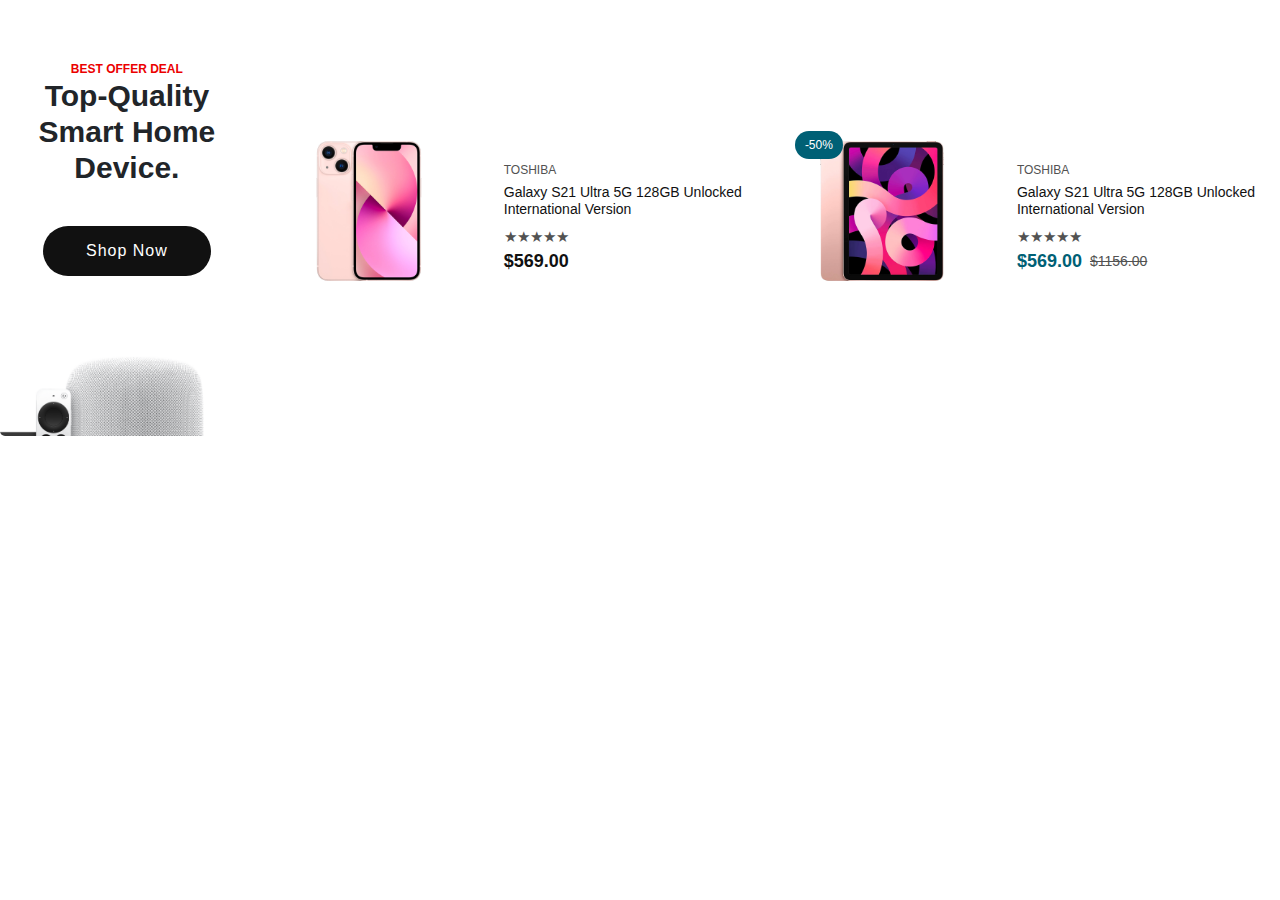
<file: menumobile.html>
<!DOCTYPE html>
<html lang="en">

<head>
    <meta charset="UTF-8">
    <meta name="viewport" content="width=device-width, initial-scale=1.0">
    <title>Document</title>
    <link rel="stylesheet" href="./assets/css/main.css">
    <link rel="stylesheet" href="./assets/css/style.css">
    <link rel="stylesheet" href="./assets/css/bootstrap.min.css">
    
</head>

<body>
    <div class="section-bottom-wrapper">
        <div class="section-sell-wrapper">
            <div class="section-bottom-sell d-none d-xl-flex">
                <div class="section-sell-text">
                    <p>Best offer deal</p>
                    <h2 class="section-sell-title m-0">Top-Quality <br> Smart Home Device.</h2>
                    <button class="section-sell-btn">Shop Now</button>
                </div>
                <div class="section-top-sell-img">
                    <img src="./assets/img/topselling/smarthome.png" alt="">
                </div>
            </div>
            <div class="section-sell-carousel-container">
                <div class="section-sell-product-carousel">
                    <!-- Product 1 -->
                    <div class="section-sell-product-card">
                        <div class="section-sell-product-inner">
                            <div class="section-sell-product-image">
                                <img src="./assets/img/topselling/sellphone1.jpg" alt="Galaxy S21 Ultra Pink">
                            </div>
                            <div class="section-sell-wrap-text">
                                <div class="section-sell-product-brand">TOSHIBA</div>
                                <div class="section-sell-product-title"><a href="#">Galaxy S21 Ultra 5G
                                        128GB
                                        Unlocked<br>
                                        International Version
                                    </a>
                                </div>
                                <div class="rating-wrapper">
                                    <div class="rating">
                                        <input value="5" type="radio" id="star5_6">
                                        <label title="text" for="star5_6"></label>
                                        <input value="4" type="radio" id="star4_6">
                                        <label title="text" for="star4_6"></label>
                                        <input value="3" type="radio" id="star3_6">
                                        <label title="text" for="star3_6"></label>
                                        <input value="2" type="radio" id="star2_6">
                                        <label title="text" for="star2_6"></label>
                                        <input value="1" type="radio" id="star1_6">
                                        <label title="text" for="star1_6"></label>
                                    </div>
                                </div>
                                <div class="section-sell-product-price">
                                    <div class="section-sell-current-price">$569.00</div>
                                </div>
                            </div>
                        </div>
                    </div>

                    <!-- Product 2 -->
                    <div class="section-sell-product-card">
                        <div class="section-sell-product-inner">
                            <div class="section-sell-product-image">
                                <img src="./assets/img/topselling/sellphone2.jpg" alt="Galaxy S21 Ultra Purple">
                                <div class="section-sell-product-badge section-discount">-50%</div>
                            </div>
                            <div class="section-sell-wrap-text">
                                <div class="section-sell-product-brand">TOSHIBA</div>
                                <div class="section-sell-product-title"><a href="#">Galaxy S21 Ultra 5G
                                        128GB
                                        Unlocked<br>
                                        International Version
                                    </a>
                                </div>
                                <div class="rating-wrapper">
                                    <div class="rating">
                                        <input value="5" type="radio" id="star5_7">
                                        <label title="text" for="star5_7"></label>
                                        <input value="4" type="radio" id="star4_7">
                                        <label title="text" for="star4_7"></label>
                                        <input value="3" type="radio" id="star3_7">
                                        <label title="text" for="star3_7"></label>
                                        <input value="2" type="radio" id="star2_7">
                                        <label title="text" for="star2_7"></label>
                                        <input value="1" type="radio" id="star1_7">
                                        <label title="text" for="star1_7"></label>
                                    </div>
                                </div>
                                <div class="section-sell-product-price">
                                    <div class="section-sell-current-price">$569.00</div>
                                    <div class="section-sell-original-price">$1156.00</div>
                                </div>
                            </div>
                        </div>
                    </div>

                    <!-- Product 3 -->
                    <div class="section-sell-product-card">
                        <div class="section-sell-product-inner">
                            <div class="section-sell-product-image">
                                <img src="./assets/img/topselling/sellphone3.jpg" alt="Galaxy S21 Ultra White">
                                <div class="section-sell-product-badge section-discount section-sell-badge-new">
                                    New</div>
                            </div>
                            <div class="section-sell-wrap-text">
                                <div class="section-sell-product-brand">TOSHIBA</div>
                                <div class="section-sell-product-title"><a href="#">Galaxy S21 Ultra 5G
                                        128GB
                                        Unlocked<br>
                                        International Version
                                    </a>
                                </div>
                                <div class="rating-wrapper">
                                    <div class="rating">
                                        <input value="5" type="radio" id="star5_8">
                                        <label title="text" for="star5_8"></label>
                                        <input value="4" type="radio" id="star4_8">
                                        <label title="text" for="star4_8"></label>
                                        <input value="3" type="radio" id="star3_8">
                                        <label title="text" for="star3_8"></label>
                                        <input value="2" type="radio" id="star2_8">
                                        <label title="text" for="star2_8"></label>
                                        <input value="1" type="radio" id="star1_8">
                                        <label title="text" for="star1_8"></label>
                                    </div>
                                </div>
                                <div class="section-sell-product-price">
                                    <div class="section-sell-current-price">$569.00</div>
                                </div>
                            </div>
                        </div>
                    </div>

                    <!-- Product 4 -->
                    <div class="section-sell-product-card">
                        <div class="section-sell-product-inner">
                            <div class="section-sell-product-image">
                                <img src="./assets/img/topselling/sellphone4.jpg" alt="Galaxy S21 Ultra Green">
                                <div class="section-sell-product-badge section-discount">-50%</div>
                                <div class="section-sell-product-badge section-sell-badge-preorder section-discount"
                                    style="left: 3px;">
                                    Pre-Order
                                </div>
                            </div>
                            <div class="section-sell-wrap-text">
                                <div class="section-sell-product-brand">TOSHIBA</div>
                                <div class="section-sell-product-title"><a href="#">Galaxy S21 Ultra 5G
                                        128GB
                                        Unlocked<br>
                                        International Version
                                    </a>
                                </div>
                                <div class="rating-wrapper">
                                    <div class="rating">
                                        <input value="5" type="radio" id="star5_9">
                                        <label title="text" for="star5_9"></label>
                                        <input value="4" type="radio" id="star4_9">
                                        <label title="text" for="star4_9"></label>
                                        <input value="3" type="radio" id="star3_9">
                                        <label title="text" for="star3_9"></label>
                                        <input value="2" type="radio" id="star2_9">
                                        <label title="text" for="star2_9"></label>
                                        <input value="1" type="radio" id="star1_9">
                                        <label title="text" for="star1_9"></label>
                                    </div>
                                </div>
                                <div class="section-sell-product-price">
                                    <div class="section-sell-current-price">$569.00</div>
                                    <div class="section-sell-original-price">$1156.00</div>
                                </div>
                            </div>
                        </div>
                    </div>
                </div>
            </div>
        </div>
    </div>


</body>

</html>
</file>
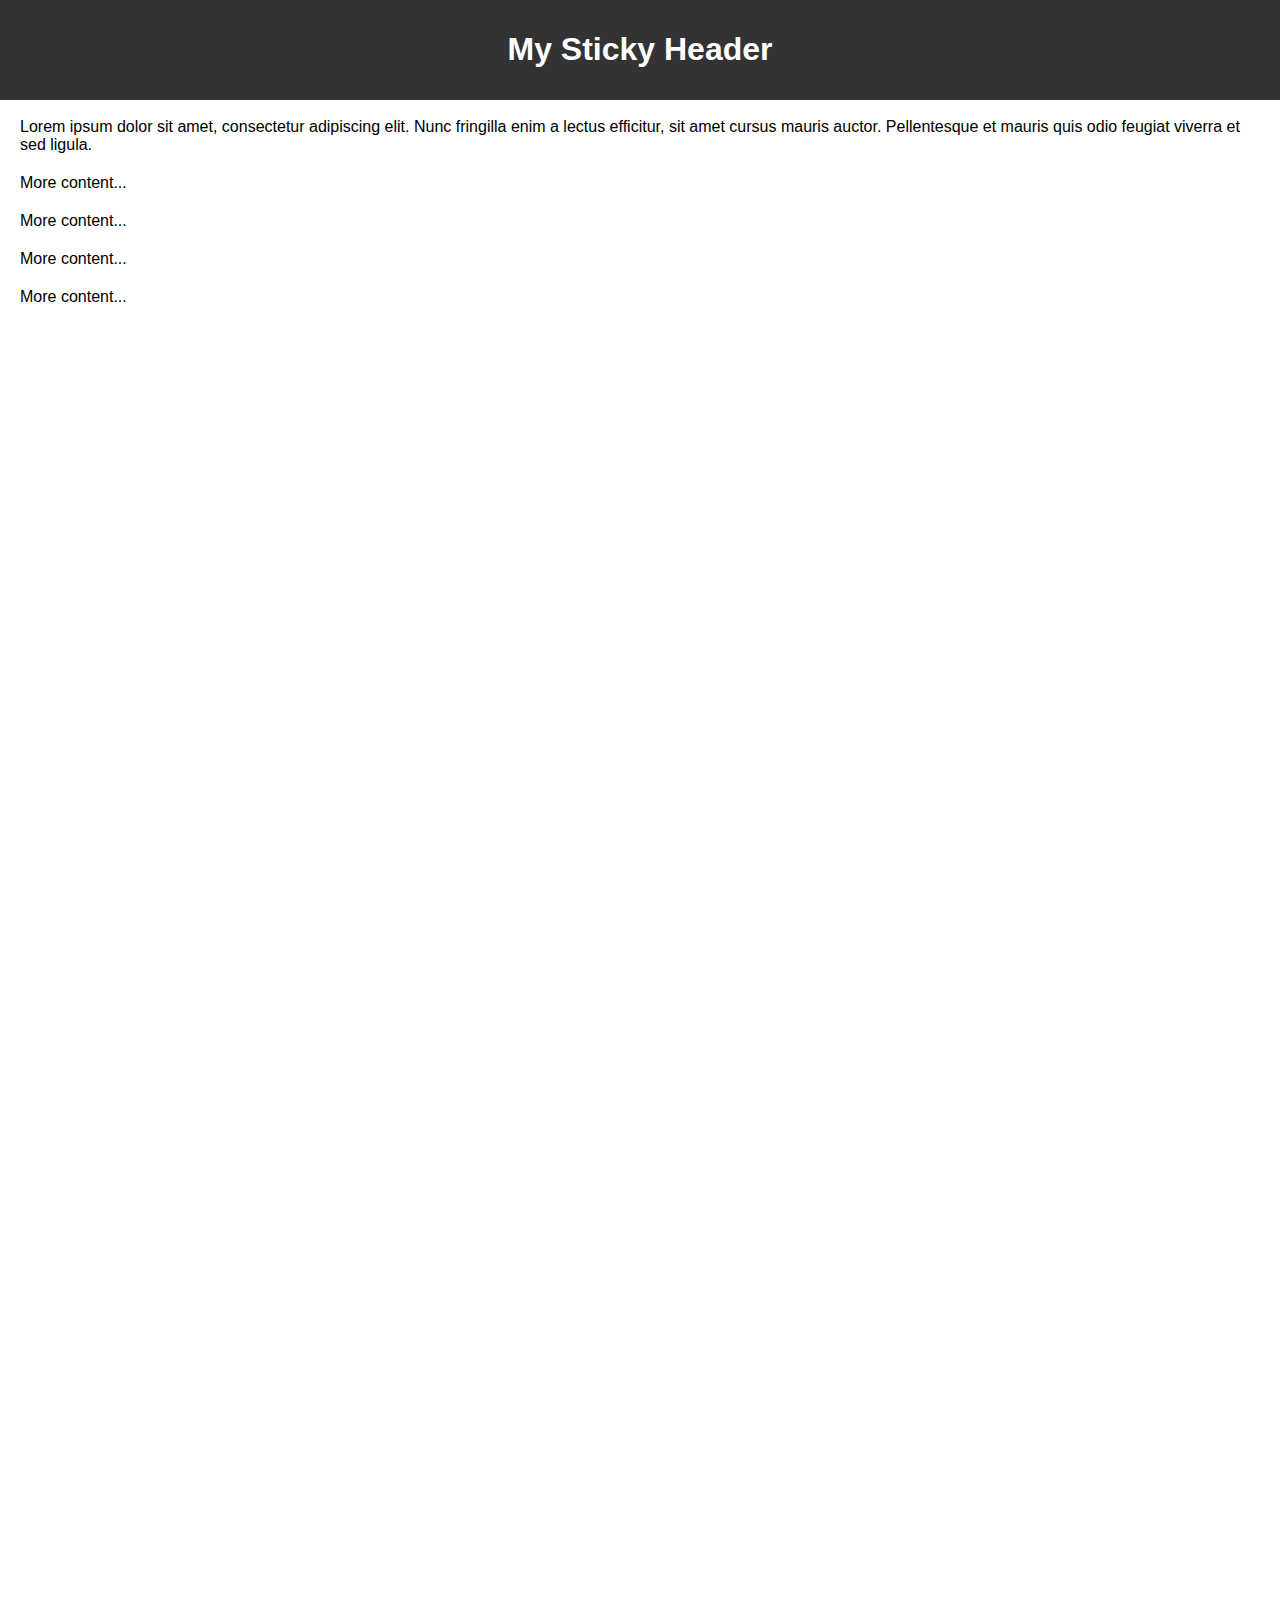
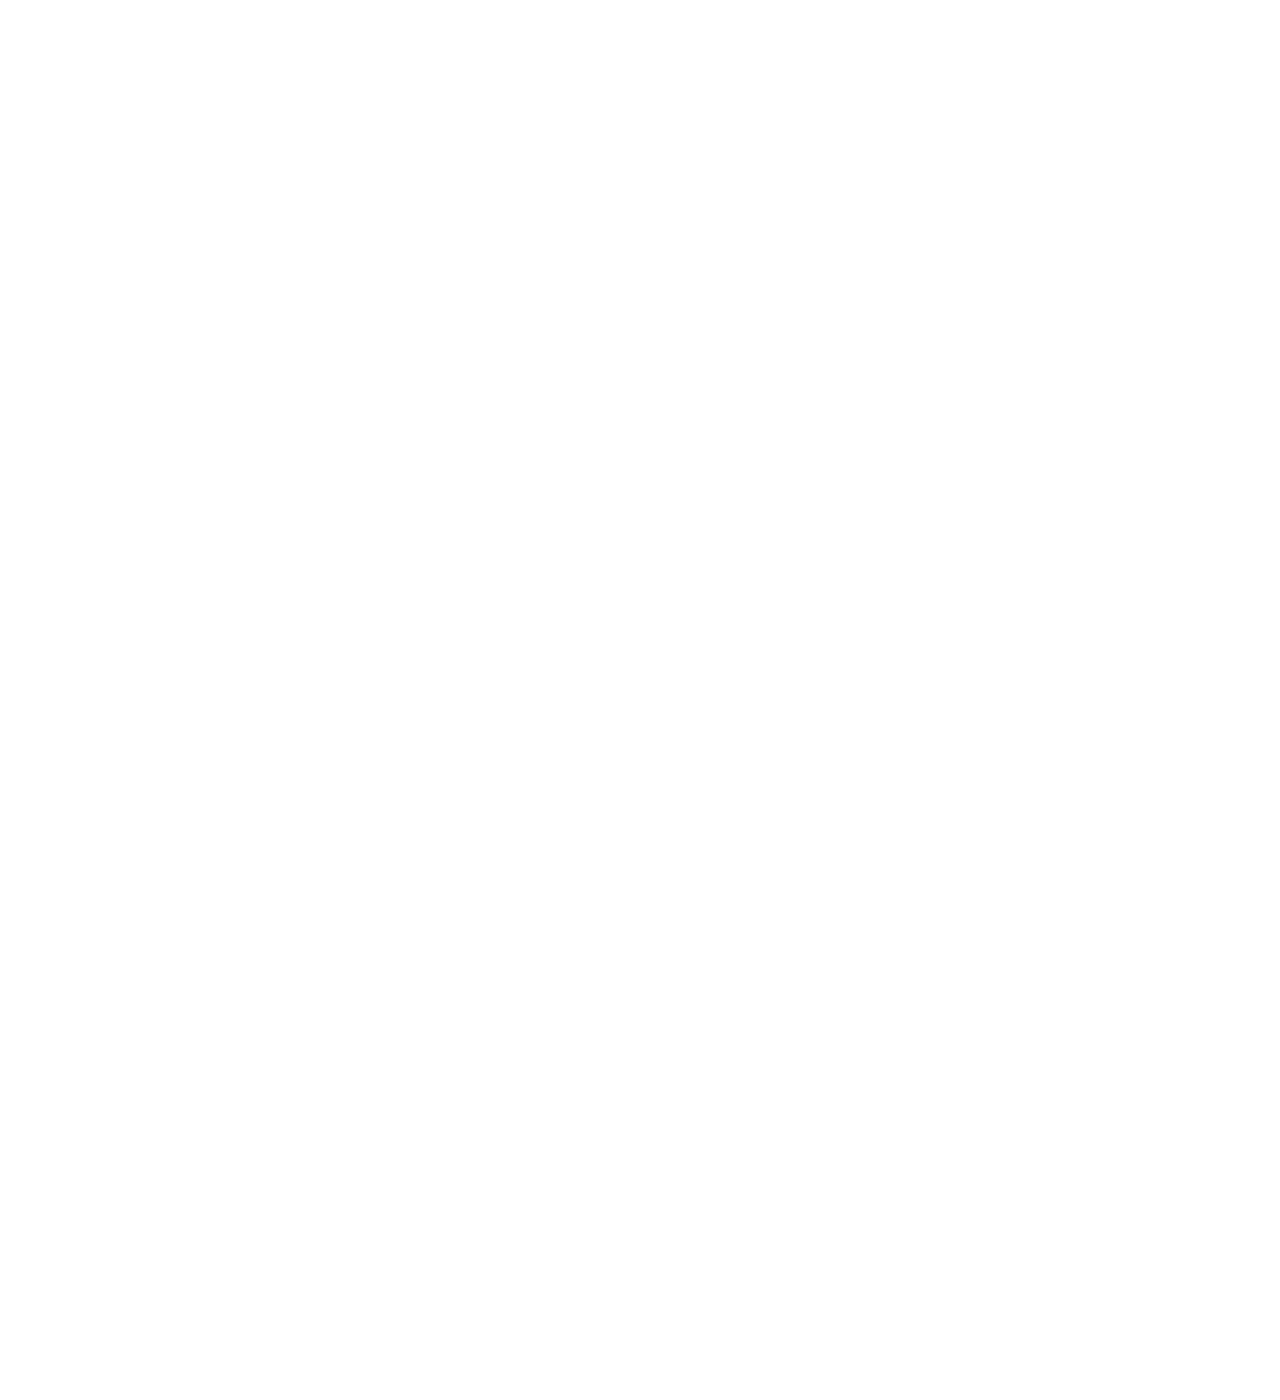
<file: scroll.html>
<!DOCTYPE html>
<html lang="en">

<head>
    <meta charset="UTF-8">
    <meta name="viewport" content="width=device-width, initial-scale=1.0">
    <title>Sticky Header</title>
    <style>
        body {
            font-family: Arial, sans-serif;
            margin: 0;
            padding: 0;
            height: 3000px;
        }

        header {
            background-color: #333;
            color: white;
            padding: 10px 0;
            text-align: center;
            width: 100%;
            position: fixed;
            top: 0;
            left: 0;
            right: 0;
            transition: top 0.3s ease;
            /* Để chuyển động mượt mà */
        }

        .content {
            padding-top: 60px;
            /* Để nội dung không bị che bởi header */
        }

        p {
            margin: 20px;
        }

        .hide {
            top: -100px;
            /* Ẩn header khi cuộn xuống */
        }
    </style>
</head>

<body>

    <header id="header">
        <h1>My Sticky Header</h1>
    </header>

    <div class="content">
        <p>Scroll down and up to see the effect!</p>
        <p>Lorem ipsum dolor sit amet, consectetur adipiscing elit. Nunc fringilla enim a lectus efficitur, sit amet
            cursus mauris auctor. Pellentesque et mauris quis odio feugiat viverra et sed ligula.</p>
        <!-- Thêm nội dung dài ở đây để cuộn trang -->
        <p>More content...</p>
        <p>More content...</p>
        <p>More content...</p>
        <p>More content...</p>
    </div>

    <script>
        let lastScrollTop = 0; // Vị trí cuộn trước đó
        const header = document.getElementById('header');

        // Lắng nghe sự kiện cuộn
        window.addEventListener('scroll', function () {
            let currentScroll = window.pageYOffset || document.documentElement.scrollTop;

            // Nếu cuộn xuống, ẩn header
            if (currentScroll > lastScrollTop) {
                header.classList.add('hide');
            } else {
                // Nếu cuộn lên, hiển thị header
                header.classList.remove('hide');
            }

            lastScrollTop = currentScroll <= 0 ? 0 : currentScroll; // Đảm bảo không bị âm
        });
    </script>
</body>

</html>
</file>
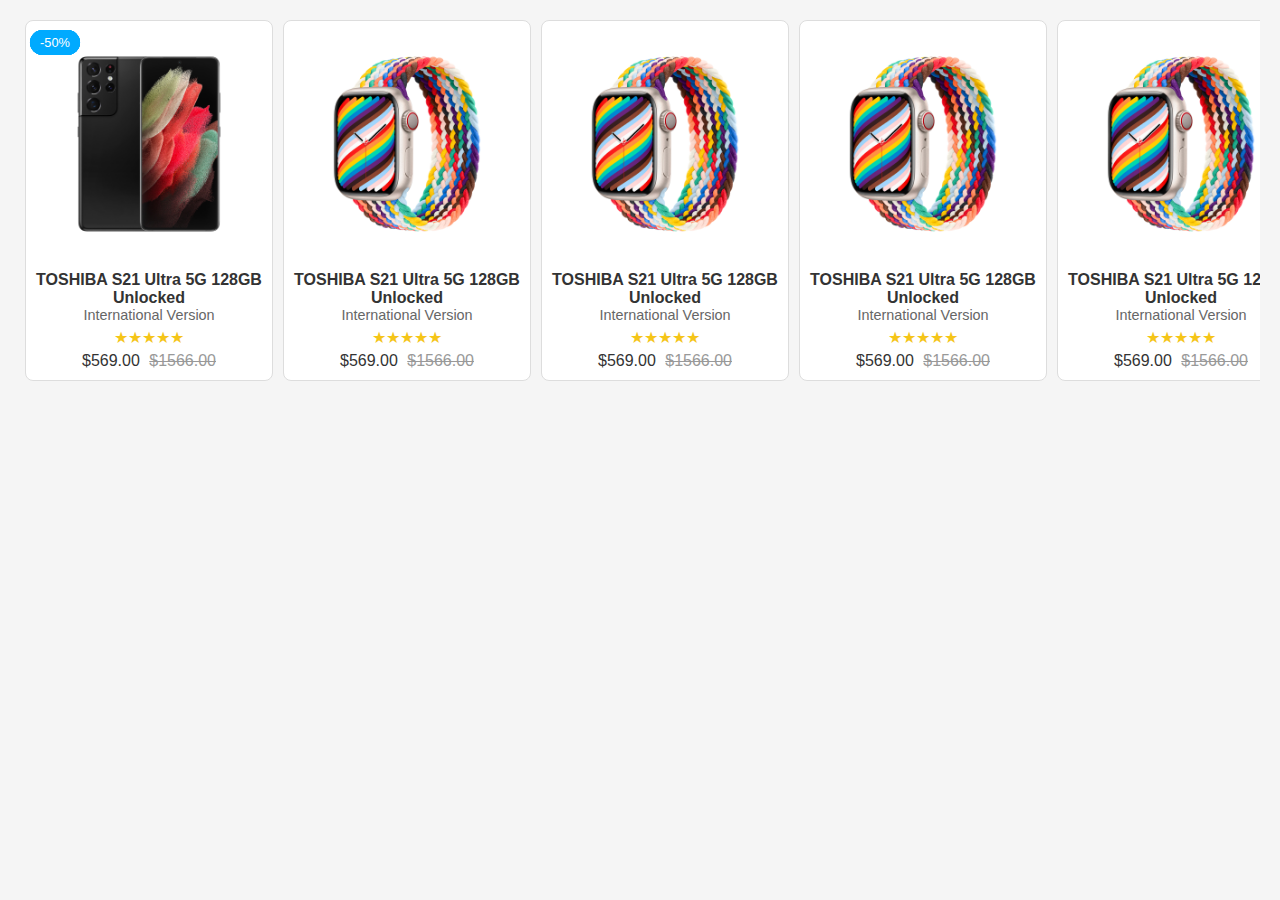
<file: slide.html>
<!DOCTYPE html>
<html lang="en">

<head>
    <meta charset="UTF-8">
    <meta name="viewport" content="width=device-width, initial-scale=1.0">
    <title>Product Slider</title>
    <style>
        * {
            margin: 0;
            padding: 0;
            box-sizing: border-box;
        }

        body {
            font-family: Arial, sans-serif;
            background-color: #f5f5f5;
            padding: 20px;
        }

        .slider-container {
            max-width: 100%;
            margin: 0 auto;
            overflow: hidden;
            position: relative;
        }

        .slider {
            display: flex;
            transition: transform 0.5s ease;
        }

        .product-card {
            flex: 0 0 20%;
            /* Default: 5 products visible on desktop */
            padding: 10px;
            text-align: center;
            background: #fff;
            border: 1px solid #ddd;
            border-radius: 8px;
            margin: 0 5px;
        }

        .product-card img {
            max-width: 100%;
            height: auto;
            border-radius: 8px;
        }

        .discount {
            position: absolute;
            top: 10px;
            left: 10px;
            background: #00aaff;
            color: #fff;
            padding: 5px 10px;
            border-radius: 15px;
            font-size: 0.8em;
        }

        .product-info {
            margin-top: 10px;
        }

        .product-info h3 {
            font-size: 1em;
            color: #333;
        }

        .product-info p {
            font-size: 0.9em;
            color: #666;
        }

        .rating {
            color: #f5c518;
            margin: 5px 0;
        }

        .price {
            font-size: 1em;
            color: #333;
        }

        .price del {
            color: #999;
            margin-left: 5px;
        }

        /* Hover/Click areas for navigation */
        .hover-left,
        .hover-right {
            position: absolute;
            top: 0;
            bottom: 0;
            width: 50px;
            z-index: 10;
            cursor: pointer;
        }

        .hover-left {
            left: 0;
        }

        .hover-right {
            right: 0;
        }

        /* Responsive adjustments */
        @media (max-width: 1024px) {
            .product-card {
                flex: 0 0 33.33%;
                /* 3 products visible on tablet */
            }
        }

        @media (max-width: 768px) {
            .product-card {
                flex: 0 0 50%;
                /* 2 products visible on mobile */
            }
        }
    </style>
</head>

<body>
    <div class="slider-container">
        <div class="slider" id="slider">
            <div class="product-card">
                <div class="discount">-50%</div>
                <img src="./assets/img/products_deals/deals-1.jpg" alt="Product 1">
                <div class="product-info">
                    <h3>TOSHIBA S21 Ultra 5G 128GB Unlocked</h3>
                    <p>International Version</p>
                    <div class="rating">★★★★★</div>
                    <div class="price">$569.00 <del>$1566.00</del></div>
                </div>
            </div>
            <div class="product-card">
                <div class="discount">-50%</div>
                <img src="./assets/img/products_deals/deals-2.jpg" alt="Product 2">
                <div class="product-info">
                    <h3>TOSHIBA S21 Ultra 5G 128GB Unlocked</h3>
                    <p>International Version</p>
                    <div class="rating">★★★★★</div>
                    <div class="price">$569.00 <del>$1566.00</del></div>
                </div>
            </div>
            <div class="product-card">
                <div class="discount">-50%</div>
                <img src="./assets/img/products_deals/deals-2.jpg" alt="Product 3">
                <div class="product-info">
                    <h3>TOSHIBA S21 Ultra 5G 128GB Unlocked</h3>
                    <p>International Version</p>
                    <div class="rating">★★★★★</div>
                    <div class="price">$569.00 <del>$1566.00</del></div>
                </div>
            </div>
            <div class="product-card">
                <div class="discount">-50%</div>
                <img src="./assets/img/products_deals/deals-2.jpg" alt="Product 4">
                <div class="product-info">
                    <h3>TOSHIBA S21 Ultra 5G 128GB Unlocked</h3>
                    <p>International Version</p>
                    <div class="rating">★★★★★</div>
                    <div class="price">$569.00 <del>$1566.00</del></div>
                </div>
            </div>
            <div class="product-card">
                <div class="discount">-50%</div>
                <img src="./assets/img/products_deals/deals-2.jpg" alt="Product 5">
                <div class="product-info">
                    <h3>TOSHIBA S21 Ultra 5G 128GB Unlocked</h3>
                    <p>International Version</p>
                    <div class="rating">★★★★★</div>
                    <div class="price">$569.00 <del>$1566.00</del></div>
                </div>
            </div>
        </div>
    </div>

    <script>
        document.addEventListener('DOMContentLoaded', () => {
            const slider = document.getElementById('slider');
            const cards = document.querySelectorAll('.product-card');
            const container = document.querySelector('.slider-container');
            let cardWidth = cards[0].offsetWidth + 10; // Including margin
            let currentIndex = 0;
            let cardsToShow = 5; // Default for desktop
            let autoSlideInterval;

            // Update cards to show based on screen size
            function updateCardsToShow() {
                if (window.innerWidth <= 768) {
                    cardsToShow = 2; // Mobile
                } else if (window.innerWidth <= 1024) {
                    cardsToShow = 3; // Tablet
                } else {
                    cardsToShow = 5; // Desktop
                }
            }

            // Update card width and slider position
            function updateSlider() {
                cardWidth = cards[0].offsetWidth + 10;
                const maxIndex = Math.max(0, cards.length - cardsToShow);
                currentIndex = Math.min(currentIndex, maxIndex);
                slider.style.transform = `translateX(-${currentIndex * cardWidth}px)`;
            }

            // Auto-slide function
            function startAutoSlide() {
                clearInterval(autoSlideInterval); // Clear any existing interval
                autoSlideInterval = setInterval(() => {
                    const maxIndex = Math.max(0, cards.length - cardsToShow);
                    if (currentIndex < maxIndex) {
                        currentIndex++;
                    } else {
                        currentIndex = 0; // Loop back to start
                    }
                    updateSlider();
                }, 3000); // 3 seconds
            }

            // Stop auto-slide
            function stopAutoSlide() {
                clearInterval(autoSlideInterval);
            }

            // Initial setup
            updateCardsToShow();
            updateSlider();
            startAutoSlide();

            // Update on window resize
            window.addEventListener('resize', () => {
                updateCardsToShow();
                updateSlider();
            });

            // Click to slide left
            hoverLeft.addEventListener('click', () => {
                stopAutoSlide();
                if (currentIndex > 0) {
                    currentIndex--;
                    updateSlider();
                }
                startAutoSlide();
            });

            // Click to slide right
            hoverRight.addEventListener('click', () => {
                stopAutoSlide();
                const maxIndex = Math.max(0, cards.length - cardsToShow);
                if (currentIndex < maxIndex) {
                    currentIndex++;
                    updateSlider();
                }
                startAutoSlide();
            });

            // Mouse wheel to navigate
            container.addEventListener('wheel', (event) => {
                event.preventDefault();
                stopAutoSlide();
                const maxIndex = Math.max(0, cards.length - cardsToShow);
                if (event.deltaY > 0 && currentIndex < maxIndex) {
                    currentIndex++;
                } else if (event.deltaY < 0 && currentIndex > 0) {
                    currentIndex--;
                }
                updateSlider();
                startAutoSlide();
            });

            // Stop auto-slide on hover
            container.addEventListener('mouseenter', () => {
                stopAutoSlide();
            });

            // Restart auto-slide on mouse leave
            container.addEventListener('mouseleave', () => {
                startAutoSlide();
            });
        });
    </script>
</body>

</html>
</file>
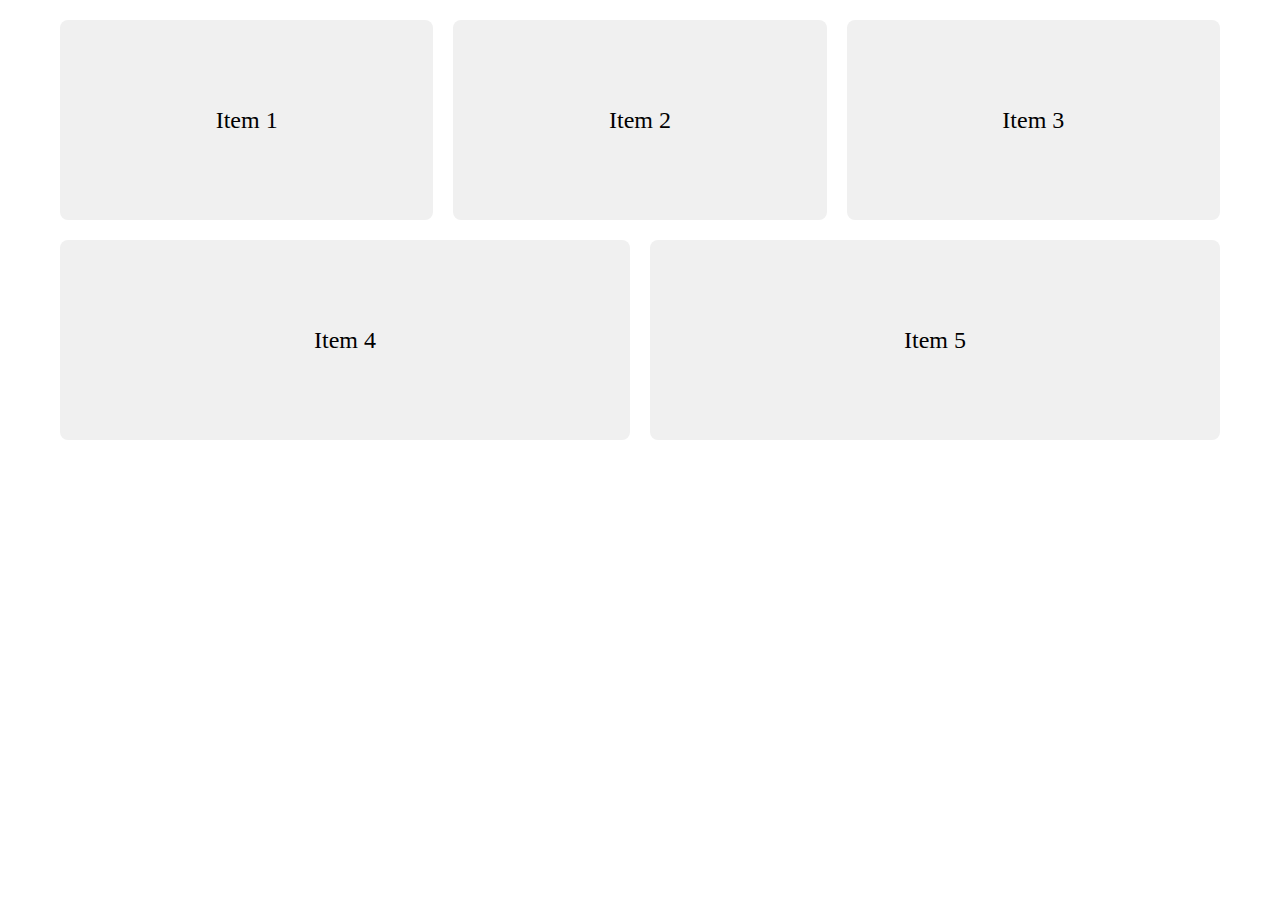
<file: test.html>
<!DOCTYPE html>
<html lang="en">

<head>
    <meta charset="UTF-8">
    <meta name="viewport" content="width=device-width, initial-scale=1.0">
    <title>Pure JS Slider with Autoplay</title>
    <style>
        * {
            margin: 0;
            padding: 0;
            box-sizing: border-box;
        }

        .gallery-container {
            max-width: 1200px;
            margin: 0 auto;
            padding: 20px;
            overflow: hidden;
        }

        .gallery {
            display: flex;
            gap: 20px;
            transition: transform 0.3s ease;
        }

        .gallery-item {
            flex: 0 0 auto;
            width: 300px;
            height: 200px;
            background: #f0f0f0;
            display: flex;
            align-items: center;
            justify-content: center;
            font-size: 24px;
            border-radius: 8px;
        }

        /* Desktop: Static gallery */
        @media (min-width: 1024px) {
            .gallery {
                flex-wrap: wrap;
                transform: none !important;
                cursor: default;
            }

            .gallery-item {
                flex: 1 1 calc(33.333% - 20px);
            }
        }

        /* Mobile & Tablet: Slider */
        @media (max-width: 1023px) {
            .gallery {
                cursor: grab;
                touch-action: pan-y;
            }

            .gallery.dragging {
                cursor: grabbing;
                user-select: none;
            }

            .gallery-item {
                width: 80%;
                max-width: 300px;
            }
        }
    </style>
</head>

<body>
    <div class="gallery-container">
        <div class="gallery">
            <div class="gallery-item">Item 1</div>
            <div class="gallery-item">Item 2</div>
            <div class="gallery-item">Item 3</div>
            <div class="gallery-item">Item 4</div>
            <div class="gallery-item">Item 5</div>
        </div>
    </div>

    <script>
        const gallery = document.querySelector('.gallery');
        const galleryContainer = document.querySelector('.gallery-container');
        let isDragging = false;
        let startPos = 0;
        let currentTranslate = 0;
        let prevTranslate = 0;
        let animationID;
        let autoplayInterval = null;

        function startDragging(e) {
            if (window.innerWidth >= 1024) return; // Không drag trên desktop
            isDragging = true;
            startPos = getPositionX(e);
            gallery.classList.add('dragging');
            cancelAnimationFrame(animationID);
            clearInterval(autoplayInterval); // Dừng autoplay khi kéo
        }

        function stopDragging() {
            if (window.innerWidth >= 1024) return;
            isDragging = false;
            prevTranslate = currentTranslate;
            gallery.classList.remove('dragging');
            startAutoplay(); // Bật lại autoplay sau khi kéo
        }

        function drag(e) {
            if (!isDragging || window.innerWidth >= 1024) return;
            const currentPosition = getPositionX(e);
            currentTranslate = prevTranslate + currentPosition - startPos;
            setSliderPosition();
        }

        function getPositionX(e) {
            return e.type.includes('mouse') ? e.pageX : e.touches[0].clientX;
        }

        function setSliderPosition() {
            gallery.style.transform = `translateX(${currentTranslate}px)`;
            // Giới hạn drag
            const maxTranslate = 0;
            const minTranslate = -(gallery.scrollWidth - gallery.parentElement.clientWidth);
            if (currentTranslate > maxTranslate) currentTranslate = maxTranslate;
            if (currentTranslate < minTranslate) currentTranslate = minTranslate;
            gallery.style.transform = `translateX(${currentTranslate}px)`;
        }

        function startAutoplay() {
            if (window.innerWidth >= 1024) return; // Không autoplay trên desktop
            clearInterval(autoplayInterval);
            autoplayInterval = setInterval(() => {
                if (!isDragging) {
                    const itemWidth = gallery.querySelector('.gallery-item').offsetWidth + 20; // 20px là gap
                    currentTranslate -= itemWidth;
                    const minTranslate = -(gallery.scrollWidth - gallery.parentElement.clientWidth);
                    if (currentTranslate < minTranslate) {
                        currentTranslate = 0; // Quay lại đầu khi hết
                    }
                    prevTranslate = currentTranslate;
                    setSliderPosition();
                }
            }, 5000); // Chuyển slide mỗi 5s
        }

        // Mouse events
        gallery.addEventListener('mousedown', startDragging);
        gallery.addEventListener('mousemove', drag);
        gallery.addEventListener('mouseup', stopDragging);
        gallery.addEventListener('mouseleave', stopDragging);

        // Touch events
        gallery.addEventListener('touchstart', startDragging);
        gallery.addEventListener('touchmove', drag);
        gallery.addEventListener('touchend', stopDragging);

        // Ngăn scroll khi drag trên mobile
        gallery.addEventListener('touchmove', (e) => {
            if (isDragging) e.preventDefault();
        }, { passive: false });

        // Xử lý thay đổi kích thước màn hình
        window.addEventListener('resize', () => {
            if (window.innerWidth >= 1024) {
                gallery.style.transform = 'translateX(0)';
                currentTranslate = 0;
                prevTranslate = 0;
                clearInterval(autoplayInterval); // Dừng autoplay trên desktop
            } else {
                startAutoplay(); // Bật autoplay trên mobile/tablet
            }
        });

        // Bắt đầu autoplay khi tải trang
        startAutoplay();
    </script>
</body>

</html>
</file>
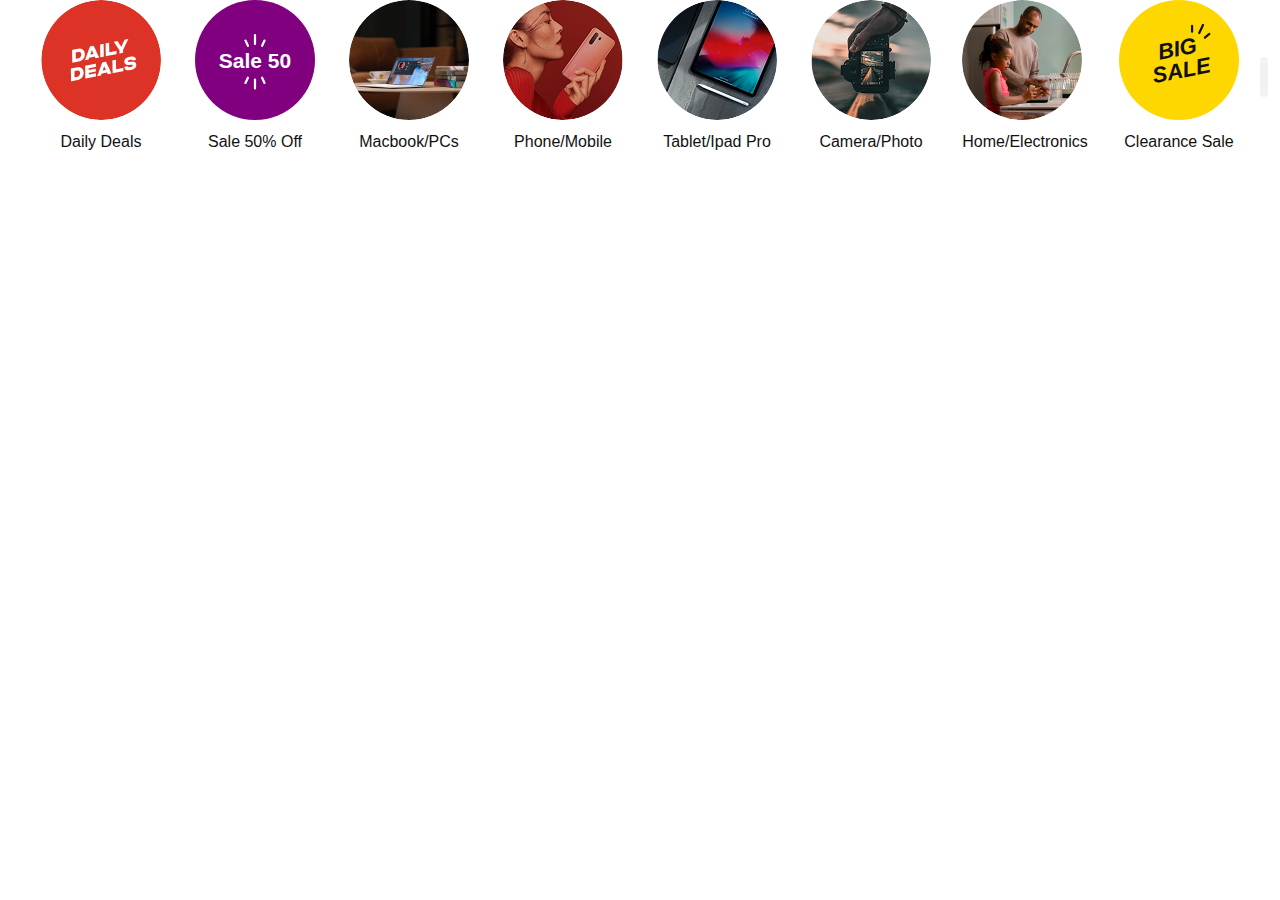
<file: testing.html>
<!DOCTYPE html>
<html lang="en">

<head>
    <meta charset="UTF-8">
    <meta name="viewport" content="width=device-width, initial-scale=1.0">
    <title>Improved Product Slider</title>
    <link rel="stylesheet" href="./assets/css/main.css">
    <link rel="stylesheet" href="./assets/css/responsive.css">
    <link rel="stylesheet" href="./assets/css/bootstrap.min.css">
    <style>
        .slider-container {
            max-width: var(--container-width);
            width: 100%;
            margin: 0 auto;
            overflow: hidden;
            position: relative;
            user-select: none;
            touch-action: pan-y;
            padding: 0 24px;
        }

        .slider {
            display: flex;
            transition: transform 0.3s ease;
        }

        .product {
            text-align: center;
            padding: 0 10px;
            display: flex;
            flex-direction: column;
            align-items: center;
        }

        /* Responsive product width */
        @media (min-width: 1025px) {
            .product {
                flex: 0 0 12.5%;
                /* 8 products on desktop */
            }
        }

        @media (min-width: 769px) and (max-width: 1024px) {
            .product {
                flex: 0 0 25%;
                /* 4 products on medium screens */
            }
        }

        @media (min-width: 576px) and (max-width: 768px) {
            .product {
                flex: 0 0 33.333%;
                /* 3 products on small tablets */
            }
        }

        @media (max-width: 575px) {
            .product {
                flex: 0 0 50%;
                /* 2 products on mobile */
            }
        }

        .product img {
            width: 120px;
            height: 120px;
            object-fit: cover;
            border-radius: 50%;
        }

        .product h3 {
            margin: 10px 0 5px;
            font-size: 18px;
        }

        .circle-category {
            width: 120px;
            height: 120px;
            border-radius: 50%;
            object-fit: cover;
            display: flex;
            justify-content: center;
            align-items: center;
            overflow: hidden;
            margin-bottom: 10px;
        }

        .circle-daily,
        .circle-text-last {
            rotate: -11deg;
            font-weight: 900;
            font-style: italic;
        }

        .circle-daily {
            font-size: 18px;
        }

        .circle-text-last {
            font-size: 22px;
            position: relative;
            text-transform: uppercase;
        }

        .circle-text-last,
        .circle-sale-50 {
            line-height: 1;
        }

        .circle-clearance {
            background-color: var(--yellow);
        }

        .big-sale {
            position: absolute;
            top: -16px;
            right: -10px;
        }

        .circle-sale-50 {
            background-color: var(--purple);
            font-size: 21px;
            font-weight: 600;
            color: var(--white);
        }

        .circle-phone img {
            object-position: 65% 0%;
        }

        .product:hover img,
        .product:hover .circle-text,
        .product:hover .circle-text-last {
            transform: scale(1.2);
            transition: transform 0.3s ease;
            cursor: pointer;
        }

        .product:not(:hover) img,
        .product:not(:hover) .circle-text,
        .product:not(:hover) .circle-text-last {
            transform: scale(1);
            transition: transform 0.3s ease;
        }

        /* Add subtle indicator for mobile users that content is scrollable */
        .slider-container::after {
            content: '';
            position: absolute;
            right: 12px;
            top: 50%;
            transform: translateY(-50%);
            width: 8px;
            height: 40px;
            background: rgba(0, 0, 0, 0.05);
            border-radius: 4px;
            pointer-events: none;
        }

        .grabbing {
            cursor: grabbing;
        }
    </style>
</head>

<body>
    <section class="slider-container" id="sliderContainer">
        <div class="slider" id="slider">
            <div class="product">
                <a href="#">
                    <div class="circle-category">
                        <img src="./assets/img/slider/dailyDeals.png" alt="Daily Deals">
                    </div>
                    <p>Daily Deals</p>
                </a>
            </div>

            <div class="product">
                <a href="#">
                    <div class="circle-category circle-sale-50">
                        <div class="circle-text">
                            <span class="circle-icon">
                                <svg width="22" height="14" viewBox="0 0 22 14" fill="none"
                                    xmlns="http://www.w3.org/2000/svg">
                                    <rect x="9.88861" width="2.22222" height="11.1111" rx="1.11111" fill="white" />
                                    <rect x="-6.10352e-05" y="6" width="2.22222" height="8" rx="1.11111"
                                        transform="rotate(-25 -6.10352e-05 6)" fill="white" />
                                    <rect width="2.22222" height="8" rx="1.11111"
                                        transform="matrix(-0.906308 -0.422618 -0.422618 0.906308 21.9999 6)"
                                        fill="white" />
                                </svg>
                            </span>

                            <p class="circle-sale-50">Sale 50</p>

                            <span class="circle-icon">
                                <svg width="22" height="14" viewBox="0 0 22 14" fill="none"
                                    xmlns="http://www.w3.org/2000/svg">
                                    <rect width="2.22222" height="11.1111" rx="1.11111"
                                        transform="matrix(1 0 0 -1 9.88861 13.5009)" fill="white" />
                                    <rect width="2.22222" height="8" rx="1.11111"
                                        transform="matrix(0.906308 0.422618 0.422618 -0.906308 -6.10352e-05 7.50092)"
                                        fill="white" />
                                    <rect x="21.9999" y="7.50092" width="2.22222" height="8" rx="1.11111"
                                        transform="rotate(155 21.9999 7.50092)" fill="white" />
                                </svg>
                            </span>
                        </div>
                    </div>
                    <p>Sale 50% Off</p>
                </a>
            </div>

            <div class="product">
                <a href="#">
                    <div class="circle-category">
                        <img src="./assets/img/slider/MacPC.png" alt="Macbook/PCs">
                    </div>
                    <p>Macbook/PCs</p>
                </a>
            </div>

            <div class="product">
                <a href="#">
                    <div class="circle-category circle-phone">
                        <img src="./assets/img/slider/phone.png" alt="Phone/Mobile">
                    </div>
                    <p>Phone/Mobile</p>
                </a>
            </div>
            <div class="product">
                <a href="#">
                    <div class="circle-category">
                        <img src="./assets/img/slider/tablet.png" alt="Tablet/Ipad Pro">
                    </div>
                    <p>Tablet/Ipad Pro</p>
                </a>
            </div>
            <div class="product">
                <a href="#">
                    <div class="circle-category">
                        <img src="./assets/img/slider/camera.png" alt="Camera/Photo">
                    </div>
                    <p>Camera/Photo</p>
                </a>
            </div>
            <div class="product">
                <a href="#">
                    <div class="circle-category">
                        <img src="./assets/img/slider/Home.png" alt="Home/Electronics">
                    </div>
                    <p>Home/Electronics</p>
                </a>
            </div>
            <div class="product">
                <a href="#">
                    <div class="circle-category circle-clearance">
                        <div class="circle-text-last">
                            <p>Big<br>Sale</p>
                            <span class="big-sale">
                                <svg width="26" height="25" viewBox="0 0 26 25" fill="none"
                                    xmlns="http://www.w3.org/2000/svg">
                                    <rect x="15.9994" y="6.61438" width="2.22222" height="11.1111" rx="1.11111"
                                        transform="rotate(36.0451 15.9994 6.61438)" fill="#111111" />
                                    <rect x="4.47339" y="5.64697" width="2.22222" height="8" rx="1.11111"
                                        transform="rotate(11.0451 4.47339 5.64697)" fill="#111111" />
                                    <rect width="2.22222" height="8" rx="1.11111"
                                        transform="matrix(-0.484121 -0.875001 -0.875001 0.484121 22.2616 18.5923)"
                                        fill="#111111" />
                                </svg>
                            </span>
                        </div>
                    </div>
                    <p>Clearance Sale</p>
                </a>
            </div>
        </div>
    </section>

    <script>
        document.addEventListener('DOMContentLoaded', () => {
            const sliderContainer = document.getElementById('sliderContainer');
            const slider = document.getElementById('slider');
            const products = document.querySelectorAll('.product');
            const totalProducts = products.length;

            let isDraggingSlide = false;
            let startPosition = 0;
            let currentTranslate = 0;
            let prevTranslate = 0;
            let animationID = 0;
            let startX = 0;
            let currentX = 0;

            function getItemsPerSlide() {
                if (window.innerWidth < 576) return 2;
                if (window.innerWidth <= 767) return 3;
                if (window.innerWidth <= 1024) return 4;
                return 8;
            }

            function setSliderItemWidth() {
                const itemsPerSlide = getItemsPerSlide();
                const itemWidth = 100 / itemsPerSlide;

                products.forEach(product => {
                    product.style.flex = `0 0 ${itemWidth}%`;
                });
            }

            function touchStart(event) {
                startX = getPositionX(event);
                isDraggingSlide = true;
                startPosition = getPositionX(event);

                cancelAnimationFrame(animationID);
                slider.classList.add('grabbing');
                slider.style.transition = 'none';
            }

            function touchMove(event) {
                if (isDraggingSlide) {
                    currentX = getPositionX(event);
                    const diff = currentX - startX;

                    currentTranslate = prevTranslate + diff / sliderContainer.offsetWidth * 100;

                    const itemsPerSlide = getItemsPerSlide();
                    const minTranslate = -((totalProducts - itemsPerSlide) / itemsPerSlide * 100);
                    const maxTranslate = 0;

                    if (currentTranslate < minTranslate) {
                        const overscroll = minTranslate - currentTranslate;
                        currentTranslate = minTranslate - (overscroll * 0.2);
                    } else if (currentTranslate > maxTranslate) {
                        const overscroll = currentTranslate - maxTranslate;
                        currentTranslate = maxTranslate + (overscroll * 0.2);
                    }

                    setSliderPosition();
                }
            }

            function touchEnd() {
                isDraggingSlide = false;
                slider.classList.remove('grabbing');
                slider.style.transition = 'transform 0.3s ease';

                const itemsPerSlide = getItemsPerSlide();
                const moveBy = currentX - startX;

                const maxTranslate = -((totalProducts - itemsPerSlide) / itemsPerSlide * 100);

                if (currentTranslate < maxTranslate) {
                    currentTranslate = maxTranslate;
                } else if (currentTranslate > 0) {
                    currentTranslate = 0;
                } else {
                    const itemWidth = 100 / itemsPerSlide;
                    const snapPosition = Math.round(currentTranslate / itemWidth) * itemWidth;
                    currentTranslate = snapPosition;
                }

                prevTranslate = currentTranslate;
                setSliderPosition();
            }

            function handleWheel(event) {
                event.preventDefault();

                slider.style.transition = 'transform 0.3s ease';

                const delta = Math.sign(event.deltaX || event.deltaY);
                const itemsPerSlide = getItemsPerSlide();
                const scrollAmount = delta * (100 / itemsPerSlide);

                currentTranslate = prevTranslate - scrollAmount;

                const maxNegativeTranslate = -((totalProducts - itemsPerSlide) / itemsPerSlide * 100);

                if (currentTranslate < maxNegativeTranslate) {
                    currentTranslate = maxNegativeTranslate;
                } else if (currentTranslate > 0) {
                    currentTranslate = 0;
                }

                prevTranslate = currentTranslate;
                setSliderPosition();
            }

            function getPositionX(event) {
                return event.type.includes('mouse') ? event.pageX : event.touches[0].clientX;
            }

            function setSliderPosition() {
                slider.style.transform = `translateX(${currentTranslate}%)`;
            }

            sliderContainer.addEventListener('mousedown', touchStart);
            sliderContainer.addEventListener('touchstart', touchStart);

            window.addEventListener('mousemove', touchMove);
            window.addEventListener('touchmove', touchMove);

            window.addEventListener('mouseup', touchEnd);
            window.addEventListener('touchend', touchEnd);
            window.addEventListener('mouseleave', touchEnd);

            sliderContainer.addEventListener('wheel', handleWheel, { passive: false });

            window.addEventListener('resize', () => {
                setSliderItemWidth();

                slider.style.transition = 'none';

                const itemsPerSlide = getItemsPerSlide();
                const maxNegativeTranslate = -((totalProducts - itemsPerSlide) / itemsPerSlide * 100);

                if (currentTranslate < maxNegativeTranslate) {
                    currentTranslate = maxNegativeTranslate;
                    prevTranslate = currentTranslate;
                    setSliderPosition();
                }

                setTimeout(() => {
                    slider.style.transition = 'transform 0.3s ease';
                }, 50);
            });

            setSliderItemWidth();
        });
    </script>
</body>

</html>
</file>
<file: assets/css/style.css>
/* Header */
#header-main {
    position: sticky;
    top: 0;
    z-index: 1000;
    width: 100%;
    box-shadow: 0 2px 5px rgba(0, 0, 0, 0.1);
    background: var(--dark-navy-blue);
}

#header-container {
    display: var(--flex);
    flex-direction: column;
    justify-content: var(--center);
    align-items: var(--center);
}

#section-categories,
#section-deals-day {
    padding: 0 24px;
}

.header-top,
.header-middle,
.header-bottom {
    width: 100%;
    max-width: var(--container-width);
    display: var(--flex);
    justify-content: var(--space-between);
    align-items: var(--center);
}

.header-top {
    font-size: 13px;
    padding: 11px 15px;
}

.header-middle {
    padding: 27px 15px;
}

.left-header,
.right-header {
    display: var(--flex);
    align-items: var(--center);
    gap: var(--gap-25);
    color: var(--white);
}

.right-header a {
    color: var(--white) !important;
}

.language-option,
.currency-option {
    display: var(--flex);
    align-items: var(--center);
    gap: 8px;
    cursor: pointer;
    position: relative;
}

.language-option svg,
.currency-option svg {
    width: 8px;
    height: 4px;
}

.dropdown {
    position: absolute;
    top: 100%;
    left: 0;
    background: var(--white);
    border: 1px solid var(--white);
    border-radius: 4px;
    box-shadow: 0 2px 5px rgba(0, 0, 0, 0.1);
    min-width: 120px;
    z-index: 10;
    display: none;
}

.dropdown.active {
    display: block;
}

.dropdown a {
    display: block;
    padding: 8px 12px;
    color: var(--black);
    font-size: 13px;
}

.dropdown a:hover {
    background: var(--white);
    color: var(--light-navy-blue);
}

/* Search */
.header-middle-search-container,
.header-middle-search-mobile {
    width: 100%;
    padding: 0 15px;
}

.header-middle-search-mobile {
    padding-bottom: 27px;
}

.header-middle-search-wrapper {
    display: var(--flex);
    align-items: var(--center);
    border: 2px solid var(--light-navy-blue);
    border-radius: 30px;
    background: var(--white);
    overflow: hidden;
}

.header-middle-search-icon {
    padding: var(--gap-10) 15px;
    display: var(--flex);
    align-items: var(--center);
}

.header-middle-search-input {
    flex: 1;
    border: none;
    outline: none;
    padding: var(--gap-10);
    color: var(--black);
}

.header-middle-search-input::placeholder {
    color: var(--gray);
}

.header-middle-search-button {
    background: var(--light-navy-blue);
    color: var(--white);
    border: none;
    padding: 12px 20px;
    cursor: pointer;
    transition: background-color 0.3s;
}

.header-middle-search-button:hover {
    filter: brightness(90%);
}

/* Header Icons */
.header-middle-icon,
.header-middle-row-icon,
.header-middle-cart-icon,
.header-middle-whishlist,
.qty {
    display: var(--flex);
    justify-content: var(--center);
    align-items: var(--center);
    color: var(--white);
}

.header-middle-icon {
    gap: var(--gap-25);
}

.header-middle-row-icon,
.header-middle-cart-icon {
    gap: var(--gap-10);
}

.header-middle-text p {
    color: var(--white);
    margin: 0;
}

.header-middle-text p:first-child {
    font-size: 11px;
    opacity: 0.5;
}

.header-middle-text p:last-child,
.header-bottom {
    font-size: var(--fs-14);
}

.header-middle-whishlist,
.header-middle-row-icon {
    position: relative;
}

.qty {
    position: absolute;
    top: -5px;
    right: -5px;
    width: 18px;
    height: 18px;
    background: var(--light-navy-blue);
    border-radius: 50%;
    padding: 2px 6px;
    font-size: 12px;
}

/* Header Bottom */
.header-bottom {
    margin: 0 auto;
    padding: 16px 15px;
}

.header-bottom-categories-wrapper {
    display: var(--flex);
    align-items: var(--center);
    gap: 60px;
    background: var(--white);
    cursor: pointer;
    position: relative;
    z-index: 20;
}

.header-bottom-categories {
    display: var(--flex);
    align-items: var(--center);
    gap: var(--gap-10);
}

.header-bottom-categories p {
    margin: 0;
    font-size: 16px;
    color: var(--black);
}

.dropdown-icon-categories {
    border-right: 1px solid var(--white);
    padding: 0 30px;
}

.header-bottom-submenu-categories {
    position: absolute;
    top: 100%;
    left: 0;
    background: var(--white);
    box-shadow: 0 4px 8px rgba(0, 0, 0, 0.1);
    width: 100%;
    border-radius: 4px;
    opacity: 0;
    visibility: hidden;
    transition: opacity 0.3s, visibility 0.3s;
    z-index: 20;
}

.header-bottom-submenu-categories.active {
    opacity: 1;
    visibility: visible;
}

.header-bottom-submenu-categories ul {
    padding: 10px 0;
    margin: 0;
}

.header-bottom-submenu-categories li {
    padding: 10px 20px;
    font-size: 14px;
    color: var(--black);
    transition: background-color 0.2s;
}

.header-bottom-submenu-categories li:hover {
    background: var(--white);
}

.header-bottom-overlay-categories {
    position: fixed;
    top: 22%;
    left: 0;
    width: 100%;
    height: 100%;
    background: rgba(0, 0, 0, 0.3);
    opacity: 0;
    visibility: hidden;
    transition: opacity 0.3s, visibility 0.3s;
    z-index: 15;
}

.header-bottom-overlay-categories.active {
    opacity: 1;
    visibility: visible;
}

/* Navigation */
.header-bottom-nav-links,
.header-bottom-menu-item,
.header-bottom-nav-left,
.header-bottom-nav-right {
    display: var(--flex);
    justify-content: var(--center);
    align-items: var(--center);
}

.header-bottom-nav-right {
    gap: var(--gap-10);
}

.header-bottom-navbar,
.header-bottom-categories-wrapper {
    font-weight: 600;
    font-size: var(--fs-14);
}

.header-bottom-menu {
    display: var(--flex);
    justify-content: var(--center);
    list-style: none;
}

.header-bottom-menu-item {
    position: relative;
    margin: 0 20px;
}

.header-bottom-menu-item a {
    display: var(--flex);
    align-items: var(--center);
    gap: 5px;
    color: var(--black);
    transition: color 0.3s;
}

.header-bottom-submenu {
    position: absolute;
    top: 23px;
    left: 0;
    min-width: 200px;
    background: var(--white);
    border: 1px solid var(--black);
    border-radius: 4px;
    opacity: 0;
    visibility: hidden;
    transform: translateY(10px);
    transition: opacity 0.3s, visibility 0.3s, transform 0.3s;
    z-index: 15;
}

.header-bottom-menu-item:hover .header-bottom-submenu {
    opacity: 1;
    visibility: visible;
    transform: translateY(0);
}

.header-bottom-submenu li a {
    display: block;
    padding: 12px 20px;
    color: var(--black);
}

/* Banner */
#banner {
    width: 100%;
    position: relative;
    overflow: hidden;
}

.banner-inner {
    display: var(--flex);
    transition: transform 0.5s ease;
}

.banner-item {
    flex: 0 0 100%;
    position: relative;
}

.banner-item img {
    width: 100%;
    height: 500px;
    object-fit: cover;
    display: block;
    object-position: 80% 0%;
}

.banner-item::before {
    content: "";
    position: absolute;
    inset: 0;
    background: linear-gradient(to right, rgba(0, 0, 0, 0.5), rgba(0, 0, 0, 0.5));
}

.banner-text {
    position: absolute;
    top: 50%;
    left: 50%;
    transform: translate(-50%, -50%);
    text-align: center;
    color: var(--white);
    text-shadow: 2px 2px 4px rgba(0, 0, 0, 0.5);
    z-index: 2;
}

.banner-text h1 {
    font-size: clamp(2.6rem, 4.7vw, var(--header-font-size));
    font-weight: 600;
    margin-bottom: 10px;
    opacity: 0;
    transition: opacity 0.8s;
}

.banner-text p {
    opacity: 0;
    margin-bottom: 15px;
    transition: opacity 0.8s 0.4s;
}

.banner-text .shop-now {
    opacity: 0;
    background: var(--white);
    color: var(--black);
    border: none;
    padding: 18px 52px;
    margin-top: 50px;
    font-size: var(--fs-14);
    text-transform: uppercase;
    cursor: pointer;
    border-radius: 30px;
    font-weight: 500;
    transition: opacity 0.8s 0.8s, background 0.3s;
}

.banner-text .shop-now:hover {
    background: var(--white);
}

/* Banner Animations */
.banner-item:nth-child(1) .banner-text {
    transform: translate(-150%, -50%);
    transition: transform 0.8s;
}

.banner-item:nth-child(1).active .banner-text,
.banner-item:nth-child(2).active .banner-text,
.banner-item:nth-child(3).active .banner-text {
    transform: translate(-50%, -50%);
}

.banner-item:nth-child(2) .banner-text,
.banner-item:nth-child(3) .banner-text {
    transform: translate(-50%, 50%);
    transition: transform 0.8s;
}

.banner-item.active .banner-text h1,
.banner-item.active .banner-text p,
.banner-item.active .banner-text .shop-now {
    opacity: 1;
}

/* Banner Controls */
.banner-buttons {
    position: absolute;
    top: 50%;
    width: 100%;
    display: var(--flex);
    justify-content: space-between;
    transform: translateY(-50%);
    padding: 0 20px;
    opacity: 0;
    transition: opacity 0.3s;
    z-index: 3;
}

#banner:hover .banner-buttons {
    opacity: 1;
}

.banner-button {
    background: var(--gray);
    color: var(--white);
    border: none;
    padding: 10px 15px;
    cursor: pointer;
    font-size: 18px;
    border-radius: 50%;
    width: 60px;
    height: 60px;
    transition: background 0.3s;
}

.banner-button:hover {
    background: var(--white);
}

.banner-dots {
    position: absolute;
    bottom: 20px;
    width: 100%;
    display: var(--flex);
    justify-content: var(--center);
    gap: var(--gap-10);
}

.dot {
    width: 8px;
    height: 8px;
    background: var(--gray);
    border-radius: 50%;
    cursor: pointer;
    transition: background 0.3s;
}

.dot.active {
    background: var(--white);
}

/* Sale Carousel */
.slider-container {
    max-width: var(--container-width);
    width: 100%;
    margin: 0 auto;
    overflow: hidden;
    position: relative;
    user-select: none;
    touch-action: pan-y;
    padding: 0 24px;
}

.slider {
    display: flex;
    transition: transform 0.3s ease;
}

.product {
    flex: 0 0 12.5%;
    text-align: center;
    padding: 0 10px;
    display: flex;
    flex-direction: column;
    align-items: center;
}

.product img {
    width: 120px;
    height: 120px;
    object-fit: cover;
    border-radius: 50%;
}

.product h3 {
    margin: 10px 0 5px;
    font-size: 18px;
}

.circle-category {
    width: 120px;
    height: 120px;
    border-radius: 50%;
    object-fit: cover;
    display: flex;
    justify-content: center;
    align-items: center;
    overflow: hidden;
    margin-bottom: 10px;
}

.circle-daily,
.circle-text-last {
    rotate: -11deg;
    font-weight: 900;
    font-style: italic;
}

.circle-daily {
    font-size: 18px;
}

.circle-text-last {
    font-size: 22px;
    position: relative;
    text-transform: uppercase;
}

.circle-text-last,
.circle-sale-50 {
    line-height: 1;
}

.circle-clearance {
    background-color: var(--yellow);
}

.big-sale {
    position: absolute;
    top: -16px;
    right: -10px;
}

.circle-sale-50 {
    background-color: var(--purple);
    font-size: 21px;
    font-weight: 600;
    color: var(--white);
}

.circle-phone img {
    object-position: 65% 0%;
}

.product:hover img,
.product:hover .circle-text,
.product:hover .circle-text-last {
    transform: scale(1.2);
    transition: transform 0.3s ease;
    cursor: pointer;
}

.product:not(:hover) img,
.product:not(:hover) .circle-text,
.product:not(:hover) .circle-text-last {
    transform: scale(1);
    transition: transform 0.3s ease;
}

.slider-container::after {
    content: '';
    position: absolute;
    right: 12px;
    top: 50%;
    transform: translateY(-50%);
    width: 8px;
    height: 40px;
    border-radius: 4px;
    pointer-events: none;
}

/* Categories */
#section-categories {
    display: var(--flex);
    justify-content: var(--space-between);
    align-items: var(--center);
    width: 100%;
    max-width: var(--container-width);
    gap: 30px;
    margin: 0 auto;
}

.section-categories-shop {
    width: 450px;
    max-width: 100%;
    height: 200px;
    display: var(--flex);
    justify-content: var(--space-between);
    align-items: center;
    cursor: pointer;
}

.section-categories-shop:hover img {
    transform: scale(1.1);
    transition: transform 0.5s ease-in-out;
}

.section-categories-shop:not(:hover) img {
    transform: scale(1);
    transition: transform 0.5s ease-in-out;
}

.section-categories-shop:hover .section-categories-buy:after {
    width: 100%;
}

.section-categories-shop:not(:hover) .section-categories-buy:after {
    width: 0;
    left: auto;
    right: 0;
    transition: width 0.3s ease-in-out;
}

.section-categories-console,
.section-categories-phone,
.section-categories-camera {
    border-radius: 5px;
    color: var(--white);
}

.section-categories-console {
    background-color: var(--bg-console);
}

.section-categories-phone {
    background-color: var(--bg-phone);
}

.section-categories-camera {
    background-color: var(--bg-camera);
}

.section-categories-text {
    margin-left: 40px;
}

.section-categories-text h5 {
    margin-bottom: 40px;
}

.section-categories-img {
    width: 50%;
}

.section-categories-img img {
    width: 100%;
}

.section-categories-buy {
    color: var(--white);
    font-size: var(--fs-14);
    position: relative;
}

.section-categories-buy:after {
    content: "";
    position: absolute;
    width: 0%;
    height: 1px;
    background-color: var(--white);
    display: block;
    transition: width 0.3s ease;
}

/* Top Deals Of The Days */
#section-deals-day,
#section-recommend {
    text-transform: capitalize;
    width: var(--container-width);
    max-width: 100%;
    margin: 0 auto;
}

.section-header {
    display: var(--flex);
    justify-content: var(--space-between);
}

.section-text {
    font-weight: 600;
}

.section-right,
.section-deals-timer {
    display: var(--flex);
    justify-content: var(--center);
    align-items: var(--center);
    gap: 10px;
}

.timer {
    background-color: var(--red-color);
    color: var(--white);
    padding: 7px 18px;
    font-size: 14px;
}

/* Slider Container Styles */
.slider-container-deals {
    width: 100%;
    overflow: hidden;
    position: relative;
}

.section-bottom-products {
    display: flex;
    transition: transform 0.3s ease;
    width: 100%;
}

.section-bottom-card {
    flex: 0 0 20%;
    padding: 0 10px;
    position: relative;
    box-sizing: border-box;
    cursor: pointer;
}

.section-discount {
    background-color: var(--light-navy-blue);
    padding: 4px 12px;
    border-radius: 20px;
    color: var(--white);
    position: absolute;
    top: 0;
    left: 10px;
    font-size: 12px;
    z-index: 1;
}

.section-img {
    width: 100%;
    overflow: hidden;
    position: relative;
}

.section-img img {
    max-width: 100%;
    width: 100%;
    height: auto;
    display: block;
}

.section-icon {
    position: absolute;
    top: 0;
    right: 0px;
    z-index: 16;
    opacity: 0;
}

.section-bottom-card:hover .section-icon,
.product-card-recommend:hover .section-icon {
    opacity: 1;
    right: 10px;
    transition: right 0.3s ease-in, opacity 0.3s ease-in;
    cursor: pointer;
}

.section-bottom-card:not(:hover) .section-icon {
    opacity: 0;
    right: 0;
    transition: right 0.3s ease-out, opacity 0.3s ease-out;
}

.icon-position {
    margin: 5px 0;
    width: 45px;
    height: 45px;
    border-radius: 50%;
    display: var(--flex);
    justify-content: var(--center);
    align-items: var(--center);
    background-color: var(--white);
    box-shadow: 0 4px 8px rgba(0, 0, 0, 0.1);
}

.icon-position:hover svg path {
    fill: var(--white);
}

.icon-position:hover {
    background-color: var(--light-navy-blue);
    transition: background-color 0.5s ease;
}

.section-card-text {
    text-align: left;
    display: var(--flex);
    flex-direction: column;
    gap: 5px;
    margin-top: 10px;
}

.section-text-s {
    font-size: 12px;
    color: var(--gray);
    text-transform: uppercase;
}

.section-text-name {
    font-size: var(--fs-14);
    text-transform: capitalize;
    font-weight: 500;
}

.section-text-price {
    font-size: 18px;
    color: var(--light-navy-blue);
    padding-top: 10px;
}

/* Rating styles */
.rating-wrapper {
    display: flex;
    flex-direction: row;
    text-align: left;
}

.rating:not(:checked)>input {
    position: absolute;
    appearance: none;
}

.rating:not(:checked)>label {
    float: right;
    cursor: pointer;
    font-size: 15px;
    color: var(--gray);
}

.rating:not(:checked)>label:before {
    content: '★';
}

.rating>input:checked+label:hover,
.rating>input:checked+label:hover~label,
.rating>input:checked~label:hover,
.rating>input:checked~label:hover~label,
.rating>label:hover~input:checked~label {
    color: var(--yellow);
}

.rating:not(:checked)>label:hover,
.rating:not(:checked)>label:hover~label {
    color: var(--yellow);
}

.rating>input:checked~label {
    color: var(--yellow);
}

/* Top Selling Products */
#section-selling {
    background-color: var(--bg-selling);
    display: var(--flex);
    justify-content: var(--center);
    align-items: var(--center);
}

.section-selling-wrapper {
    width: var(--container-width);
    max-width: 100%;
}

.section-selling-header {
    margin: 60px 24px 0px 24px;
}

.section-right a {
    display: var(--flex);
    justify-content: var(--center);
    align-items: var(--center);
}

.section-right:hover a svg path {
    fill: var(--light-navy-blue);
    transition: fill 0.3s ease-in-out;
}

.section-bottom-sell {
    width: 463px;
    height: 436px;
    position: relative;
    background-color: var(--white);
    border-radius: 5px;
    overflow: hidden;
}

.section-sell-text {
    position: absolute;
    z-index: 20;
    width: 100%;
    top: 60px;
    text-align: var(--center);
}

.section-sell-text p {
    font-size: 12px;
    color: var(--red-color);
    font-weight: 600;
    text-transform: uppercase;
}

.section-sell-text h2 {
    font-size: 30px;
    text-transform: capitalize;
    font-weight: 600;
}

.section-top-sell-img {
    position: absolute;
    bottom: -22%;
    right: -12%;
    left: -10%;
}

.section-top-sell-img img {
    width: 100%;
    max-width: 100%;
}

.section-sell-btn {
    margin-top: 40px;
    padding: 13px 43px;
    border-radius: 30px;
    background-color: var(--black);
    cursor: pointer;
    color: var(--white);
    letter-spacing: 1px;
    text-align: center;
    transition: ease-out 0.5s;
    display: inline-block;
    box-shadow: inset 0 0 0 0 var(--light-navy-blue);
}

.section-sell-btn:hover {
    color: var(--white);
    box-shadow: inset 0 -100px 0 0 var(--light-navy-blue);
}

.section-sell-btn:active {
    transform: scale(0.9);
}

/* Carousel product */
.section-bottom-wrapper {
    margin-bottom: 60px;
}

.section-sell-wrapper {
    display: var(--flex);
    justify-content: var(--center);
    align-items: var(--center);
}

.section-sell-carousel-container {
    max-width: 100%;
    /* margin: 0 auto; */
    overflow: hidden;
}

.section-sell-product-carousel {
    display: var(--flex);
    transition: transform 0.3s ease-out;
    user-select: none;
    -webkit-user-select: none;
    -moz-user-select: none;
}


.section-sell-product-card {
    flex: 0 0 calc(100% / 2);
    padding: 5px;
    position: relative;
    user-select: none;
}

.section-sell-product-inner {
    background-color: var(--white);
    border-radius: 5px;
    padding: 9px 20px;
    height: 100%;
    display: var(--flex);
    justify-content: var(--space-between);
    align-items: var(--center);
}

.section-sell-product-card:nth-child(odd) .section-sell-product-price .section-sell-current-price {
    color: var(--black);
}

.section-sell-product-image {
    position: relative;
    padding-bottom: 15px;
    display: flex;
    justify-content: var(--center);
}

.section-sell-product-image img {
    max-width: 100%;
    height: auto;
    max-height: 180px;
    object-fit: contain;
}

.section-sell-product-badge {
    position: absolute;
    top: 10px;
    left: 3px;
    padding: 5px 10px;
    font-size: 12px;
    color: var(--white);
}

.section-sell-badge-new {
    background-color: var(--green);
}

.section-sell-badge-discount {
    background-color: var(--light-navy-blue);
}

.section-sell-badge-preorder {
    background-color: var(--yellow);
    top: 48px;
}

.section-sell-product-brand {
    color: var(--gray);
    font-size: 12px;
    margin-bottom: 5px;
}

.section-sell-product-title {
    font-size: var(--fs-14);
    margin-bottom: 8px;
    line-height: 1.2;
    font-weight: 500;
}

.section-sell-product-price {
    display: var(--flex);
    align-items: var(--center);
    margin-top: auto;
}

.section-sell-current-price {
    font-size: 18px;
    font-weight: bold;
    color: var(--light-navy-blue);
}

.section-sell-original-price {
    font-size: 14px;
    color: var(--gray);
    text-decoration: line-through;
    margin-left: 8px;
}

.section-sell-swipe-hint {
    text-align: var(--center);
    color: var(--gray);
    margin-top: 20px;
    font-size: var(--fs-14);
    opacity: 0.7;
    display: none;
}

.section-sell-grid-heading {
    font-size: 20px;
    font-weight: bold;
    margin: 10px 0 20px;
    text-align: var(--center);
    display: none;
}

/* Recommend */
.products-container-recommend {
    max-width: var(--container-width);
    padding: 0 24px;
    margin: 0 auto;
    position: relative;
}

.products-wrapper-recommend {
    display: var(--flex);
    overflow-x: hidden;
    scroll-behavior: smooth;
    gap: 10px;
    user-select: none;
}

.products-wrapper-recommend.dragging {
    scroll-behavior: auto;
}

.product-card-recommend {
    display: var(--flex);
    justify-content: var(--center);
    align-items: var(--center);
    flex-direction: column;
    flex: 0 0 calc(20% - 8px);
    min-width: calc(20% - 8px);
    border: 1px solid var(--white);
    border-radius: 5px;
    padding: 15px;
    position: relative;
    transition: transform 0.3s ease;
}

.product-image-recommend {
    width: 100%;
    height: 180px;
    object-fit: contain;
    margin-bottom: 10px;
}
</file>
<file: assets/css/responsive.css>
/* Mobile Menu */
.mobile-menu-btn {
    border: none;
}

.mobile-menu-overlay {
    position: fixed;
    top: 0;
    left: -100%;
    width: 50%;
    height: 100%;
    background: var(--white);
    z-index: 1000;
    transition: left 0.3s ease-in-out;
}

.mobile-menu-overlay.active {
    left: 0;
}

.mobile-menu-overlay.gray {
    background: var(--gray);
}

.mobile-menu-header {
    background: #ff4500;
    color: var(--white);
    padding: 10px 20px;
    display: var(--flex);
    justify-content: space-between;
    align-items: var(--center);
}

.mobile-menu-header span {
    font-size: 16px;
}

.mobile-menu-title {
    display: var(--flex);
    justify-content: space-between;
    align-items: var(--center);
    width: 100%;
}

.mobile-categories-btn,
.mobile-close-btn {
    cursor: pointer;
}

.mobile-categories-btn {
    color: var(--gray);
}

.mobile-menu-list {
    list-style: none;
    padding: 0;
    margin: 0;
}

.mobile-menu-list li {
    padding: 15px 20px;
    border-bottom: 1px solid #ddd;
    font-size: 16px;
    cursor: pointer;
    display: var(--flex);
    justify-content: space-between;
    align-items: var(--center);
    transition: background 0.2s;
}

.mobile-menu-list li:hover {
    background: #f5f5f5;
}

.mobile-menu-overlay.gray .mobile-menu-list li {
    background: var(--gray);
}

.mobile-menu-overlay.gray .mobile-menu-list li:hover {
    background: #b0b0b0;
}

.mobile-backdrop {
    position: fixed;
    inset: 0;
    background: rgba(0, 0, 0, 0.5);
    z-index: 999;
    display: none;
}

.mobile-backdrop.active {
    display: block;
}

.mobile-sub-menu {
    position: fixed;
    top: 0;
    left: -100%;
    width: 50%;
    height: 100%;
    background: var(--white);
    z-index: 1001;
    transition: left 0.3s ease-in-out;
}

.mobile-sub-menu.active {
    left: 0;
}

.mobile-sub-menu-header {
    background: #ff4500;
    color: var(--white);
    padding: 10px 20px;
    display: var(--flex);
    justify-content: space-between;
    align-items: var(--center);
}

.mobile-back-btn {
    cursor: pointer;
    display: var(--flex);
}

.mobile-arrow {
    font-size: 12px;
    color: #666;
}

@media (max-width: 1200px) {
    .section-sp {
        width: 100%;
        padding: 10px 20px;
    }
}

/* selling carousel */
@media (min-width: 992px) {
    .section-sell-grid-heading {
        display: block;
    }

    .section-sell-carousel-container {
        overflow: visible;
    }

    .section-sell-product-carousel {
        display: grid;
        grid-template-columns: repeat(2, 1fr);
        grid-template-rows: repeat(2, 1fr);
        gap: 0;
        transform: none !important;
        cursor: default;
    }

    .section-sell-product-card {
        width: 100%;
        flex: none;
    }

    .section-sell-product-card:nth-child(n+5) {
        display: none;
    }

    #footer-middle {
        padding: 0 24px;
    }
}

/* Responsive */
@media (min-width: 768px) and (max-width: 1024px) {
    .banner-item img {
        height: 450px;
        object-fit: none;
        object-position: 55% 7%;
    }

    .banner-text h1 {
        font-size: 30px;
    }

    .slider-container {
        max-width: 100%;
        overflow: hidden;
    }

    .product {
        flex: 0 0 25%;
    }

    .slider {
        display: flex;
        flex-wrap: nowrap;
    }

    .section-categories-shop {
        width: 100%;
        height: 328px;
    }

    .section-bottom-card {
        flex: 0 0 25%;
    }

    .icon-position {
        width: 35px;
        height: 35px;
    }

    .section-sell-swipe-hint {
        display: block;
    }

    .product-card-recommend {
        flex: 0 0 calc(25% - 5px);
        min-width: calc(25% - 5px);
    }

    .products-wrapper-recommend {
        overflow-x: auto;
    }

    .products-wrapper-recommend::-webkit-scrollbar {
        display: none;
    }

    .products-wrapper-recommend {
        -ms-overflow-style: none;
        scrollbar-width: none;
    }

    .section-box::after {
        display: none;
    }

    .section-sp {
        width: 100%;
        padding: 10px 20px;
    }

    .footer-about,
    .footer-newsletter {
        flex: 0;
        max-width: 100%;
    }

    .footer-newsletter {
        border-bottom: 1px solid var(--gray-5555)
    }

    .footer-mobile {
        padding: 10px 0;
        border-top: 1px solid var(--gray-5555);
        width: 100%;
    }

    #footer-middle {
        padding: 0 24px;
    }

    .footer-title {
        margin: 0 !important;
    }
}

@media (max-width: 767px) {
    .banner-item img {
        height: 400px;
        object-fit: none;
        object-position: 55% 7%;
    }

    .banner-text h1 {
        font-size: clamp(20px, 5vw, 30px);
    }

    .slider-container {
        max-width: 100%;
        overflow: hidden;
    }

    .product {
        flex: 0 0 33.3333%;
    }

    .section-categories-shop {
        width: 100%;
        height: 328px;
    }

    .section-right {
        flex-direction: column;
        align-items: baseline;
    }

    .section-bottom-card {
        flex: 0 0 33.33%;
        /* 3 products */
    }

    .icon-position {
        width: 35px;
        height: 35px;
    }

    .section-sell-product-card {
        flex: 0 0 calc(100% / 2);
    }

    .product-card-recommend {
        flex: 0 0 calc(50% - 5px);
        min-width: calc(50% - 5px);
    }

    .section-box::after {
        display: none;
    }

    .section-sp {
        width: 100%;
        padding: 10px 20px;
    }

    .footer-email-input input {
        padding: 15px 20px;
        margin-bottom: 10px;
    }

    .footer-payment {
        gap: 0;
    }

    .footer-about,
    .footer-newsletter {
        flex: 0;
        max-width: 100%;
    }

    .footer-newsletter {
        border-bottom: 1px solid var(--gray-5555)
    }

    .footer-mobile {
        padding: 10px 0;
        border-top: 1px solid var(--gray-5555);
        width: 100%;
    }

    #footer-middle {
        padding: 0 24px;
    }

    .footer-title {
        margin: 0 !important;
    }

}

@media (max-width: 576px) {
    .mobile-menu-header span,
    .mobile-menu-title span {
        font-size: 14px;
    }

    .product {
        flex: 0 0 50%;
    }

    .section-categories-shop {
        width: 100%;
        height: 328px;
    }

    .section-right {
        flex-direction: column;
        align-items: baseline;
    }

    .banner-buttons {
        display: none;
    }

    .banner-text h1 {
        font-size: 16px;
    }

    .banner-text p {
        font-size: 12px;
    }

    .banner-text .shop-now {
        padding: 10px 20px;
    }

    .section-categories-text p {
        font-size: 16px;
    }

    .section-bottom-card {
        flex: 0 0 50%;
        /* 2 products */
    }

    .section-deals-header {
        flex-direction: column;
        align-items: flex-start;
        gap: 15px;
    }

    .icon-position {
        width: 25px;
        height: 25px;
    }

    .section-sell-product-card {
        flex: 0 0 calc(100% / 1);
    }

    .product-card-recommend {
        flex: 0 0 100%;
        min-width: 100%;
    }

    .deals-card-title h1 {
        font-size: 20px;
    }

    .deals-card-title h1 span {
        font-size: 40px;
    }

    .deals-card-title>p {
        transform: translateX(-12%);
    }

    .footer-about,
    .footer-newsletter {
        flex: 0;
        max-width: 100%;
    }

    .footer-newsletter {
        border-bottom: 1px solid var(--gray-5555)
    }

    .footer-mobile {
        padding: 10px 0;
        border-top: 1px solid var(--gray-5555);
        width: 100%;
    }

    #footer-middle {
        padding: 0 24px;
    }

    .footer-title {
        margin: 0 !important;
    }
}
</file>
<file: assets/css/main.css>
/* Reset CSS */
* {
    margin: 0;
    padding: 0;
    box-sizing: border-box;
}

/* Fonts */
@font-face {
    font-family: 'GeneralSans';
    src: url('../fonts/GeneralSans_Complete/Fonts/WEB/fonts/GeneralSans-Regular.woff2') format('opentype');
    font-weight: normal;
    font-style: normal;
    font-display: swap;
}

@font-face {
    font-family: 'GeneralSans';
    src: url('../fonts/GeneralSans_Complete/Fonts/WEB/fonts/GeneralSans-Bold.woff2') format('opentype');
    font-weight: bold;
    font-style: normal;
    font-display: swap;
}

@font-face {
    font-family: 'GeneralSans';
    src: url('../fonts/GeneralSans_Complete/Fonts/WEB/fonts/GeneralSans-Italic.woff2') format('opentype');
    font-weight: normal;
    font-style: italic;
    font-display: swap;
}

@font-face {
    font-family: 'GeneralSans';
    src: url('../fonts/GeneralSans_Complete/Fonts/WEB/fonts/GeneralSans-BoldItalic.woff2') format('opentype');
    font-weight: bold;
    font-style: italic;
    font-display: swap;
}

@font-face {
    font-family: "Geostar Fill";
    src: url(../fonts/Geostar_Fill/GeostarFill-Regular.ttf);
    font-weight: 400;
    font-style: normal;
    font-display: swap;
}

/* Root Variables */
:root {
    /* Colors */
    --white: #FFFFFF;
    --black: #111111;
    --gray: #525252;
    --gray-5555: #555555;
    --dark-navy-blue: #253380;
    --light-navy-blue: #006075;
    --yellow: #FFD700;
    --purple: #800080;
    --red-color: #EB0000;
    --green: #008000;

    /* Background Colors */
    --bg-default: #545454;
    --bg-console: #177E91;
    --bg-phone: #E01F50;
    --bg-camera: #4E21DE;
    --bg-selling: #F1F3F7;
    --bg-divider: #E5E8EC;
    --bg-insta: #cc39a4;
    --bg-facebook: #367cf4;
    --bg-yellow: #807800;

    /* Layout */
    --container-width: 1440px;
    --flex: flex;
    --center: center;
    --space-between: space-between;

    /* Spacing */
    --gap-10: 10px;
    --gap-25: 25px;

    /* Typography */
    --header-font-size: 3.5rem;
    --fs-12: 12px;
    --fs-13: 13px;
    --fs-14: 14px;
    --fs-16: 16px;
    --fs-18: 18px;
    --fs-28: 28px;

    /* font weight */
    --fw-600: 600;
    --fw-500: 500;
}

html::-webkit-scrollbar {
    display: none;
}

/* Global Styles */
html,
body {
    font-family: 'General-Sans', sans-serif !important;
    font-size: 16px;
}

main {
    display: flex;
    flex-direction: column;
    gap: 60px;
}

h1 {
    font-size: var(--header-font-size) !important;
}

a {
    text-decoration: none !important;
    color: var(--black) !important;
}

a:hover {
    color: var(--light-navy-blue) !important;
    transition: color 0.3s ease-in-out !important;
}

ul,
p {
    list-style: none;
    margin: 0 !important;
    padding: 0 !important;
}

input {
    border: none;
    outline: none;
}

button {
    border: none;
    background-color: inherit;
}

img {
    max-width: 100%;
    height: auto;
    image-rendering: auto;
}

img:hover {
    transform: scale(1.1);
    transition: transform 0.3s ease-in-out;
}

img:not(:hover) {
    transform: scale(1.0);
    transition: transform 0.3s ease-in-out;
}

select {
    font-size: var(--fs-14) !important;
    border: none;
    background-color: inherit;
}

.divider {
    width: 100%;
    height: 1px;
    background: #364A9B;
}

.flex-center {
    display: var(--flex);
    justify-content: var(--center);
    align-items: var(--center);
}

.hide {
    top: -200px !important;
}

svg:hover {
    transform: scale(1.1);
    transition: transform 0.3s ease-in-out;
}

svg:not(:hover) {
    transform: scale(1.0);
    transition: transform 0.3s ease-in-out;
}
</file>
